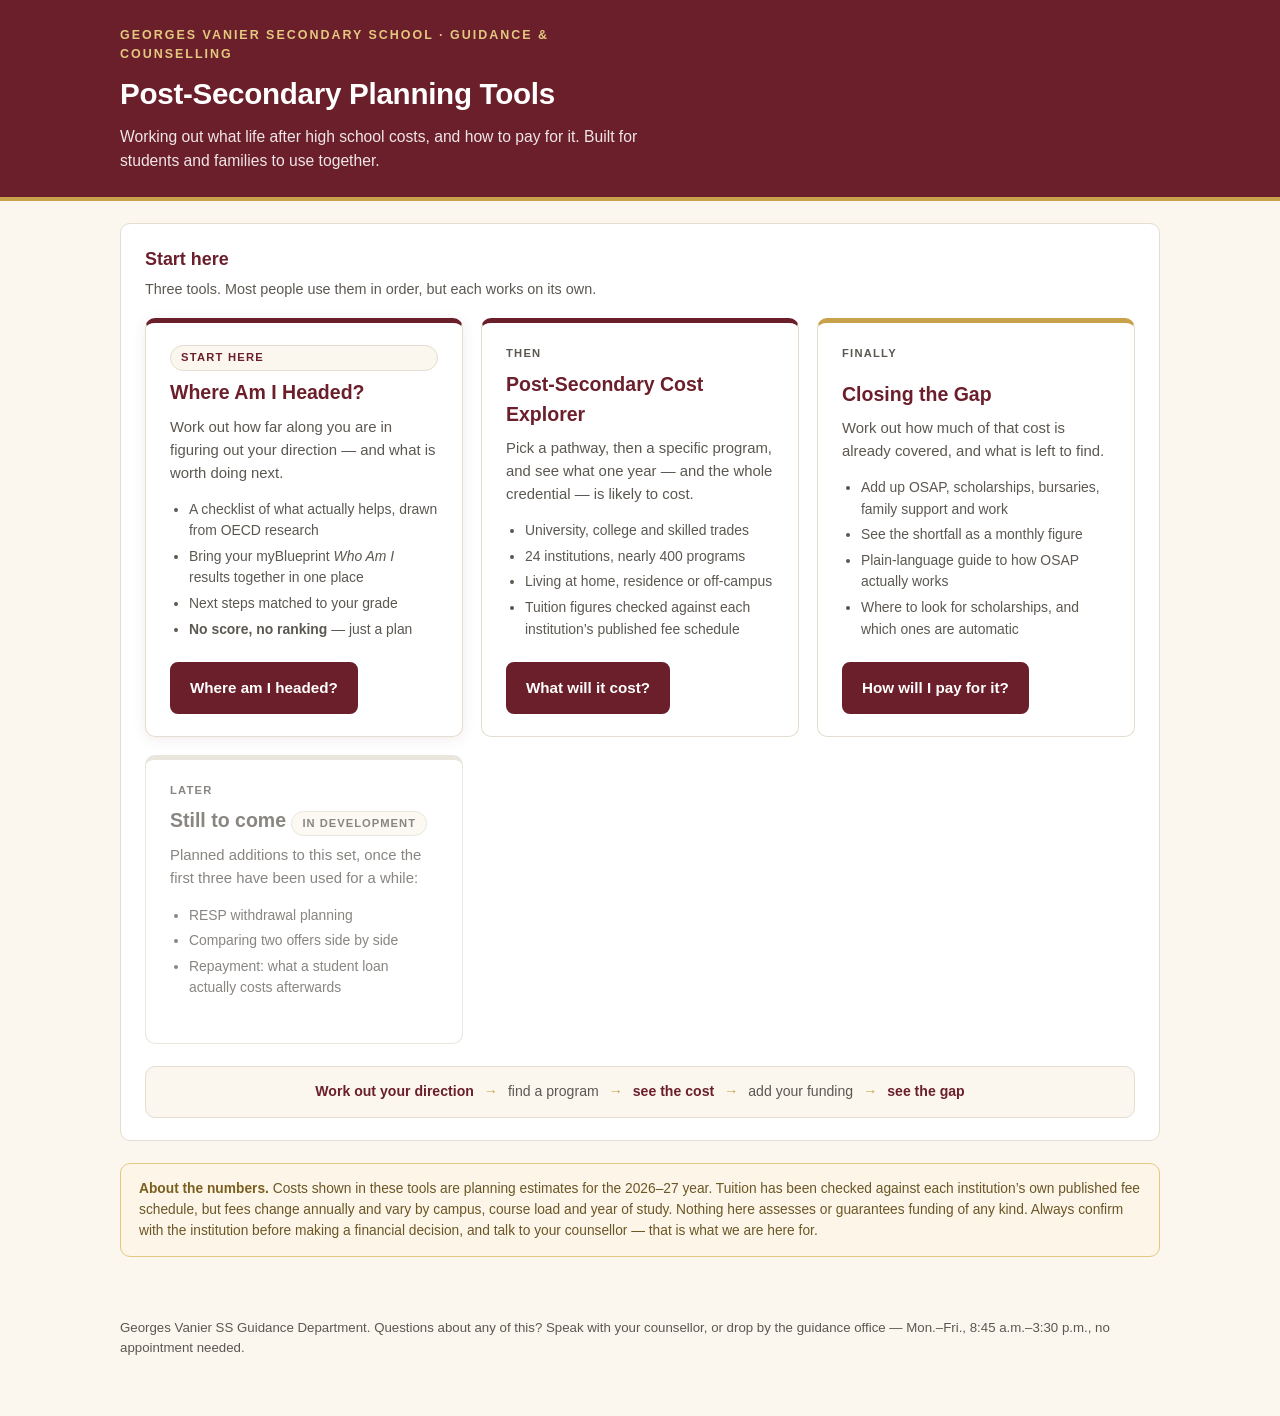
<file: index.html>
<!DOCTYPE html>
<html lang="en-CA">
<head>
<meta charset="utf-8">
<meta name="viewport" content="width=device-width, initial-scale=1">
<title>Post-Secondary Planning Tools — Georges Vanier SS Guidance</title>
<link rel="stylesheet" href="common.css">
<style>
/* ==========================================================================
   Dashboard — the front door to the Post-Secondary Planning Tools.
   Kept deliberately plain: it exists to route people, not to hold content.
   ========================================================================== */
.tools{display:grid; grid-template-columns:repeat(auto-fit,minmax(300px,1fr)); gap:18px; margin:4px 0 0}

.tool{
  display:flex; flex-direction:column; background:var(--paper);
  border:1px solid var(--line); border-top:5px solid var(--maroon);
  border-radius:var(--radius); padding:22px 24px;
}
.tool.two{border-top-color:var(--gold)}
/* The readiness tool comes first in the intended order, so it gets the
   heavier treatment — students landing here should start there. */
.tool.zero{border-top-color:var(--maroon); box-shadow:0 2px 14px rgba(107,31,42,.09)}
.tool.zero .n{color:var(--maroon); background:var(--cream); border:1px solid var(--line);
              border-radius:99px; padding:3px 10px; display:inline-block}
.tool .n{font-size:.7rem; font-weight:700; letter-spacing:.11em; text-transform:uppercase;
         color:var(--ink-soft); margin:0 0 6px}
.tool h2{margin:0 0 8px; font-size:1.22rem; font-weight:700; color:var(--maroon)}
.tool p{margin:0 0 14px; font-size:.93rem; color:var(--ink-soft); flex:1}
.tool ul{margin:0 0 18px; padding-left:19px; font-size:.87rem; color:var(--ink-soft)}
.tool li{margin-bottom:4px}
.tool .btn{align-self:flex-start}

.flow{
  display:flex; align-items:center; gap:10px; flex-wrap:wrap; justify-content:center;
  background:var(--cream); border:1px solid var(--line); border-radius:var(--radius);
  padding:14px 18px; margin:22px 0 0; font-size:.88rem; color:var(--ink-soft);
}
.flow b{color:var(--maroon); font-weight:700}
.flow .arr{color:var(--gold); font-weight:700}

.soon{border-top-color:var(--line); opacity:.72}
.soon h2{color:var(--ink-soft)}
.soon .tag{display:inline-block; font-size:.7rem; font-weight:700; letter-spacing:.09em;
           text-transform:uppercase; background:var(--cream); border:1px solid var(--line);
           color:var(--ink-soft); border-radius:99px; padding:3px 10px}
</style>
</head>
<body>

<header class="masthead">
  <div class="wrap">
    <p class="school">Georges Vanier Secondary School &middot; Guidance &amp; Counselling</p>
    <h1>Post-Secondary Planning Tools</h1>
    <p>Working out what life after high school costs, and how to pay for it. Built for students
       and families to use together.</p>
  </div>
</header>

<main class="wrap">

  <section class="panel">
    <h2>Start here</h2>
    <p class="hint">Three tools. Most people use them in order, but each works on its own.</p>

    <div class="tools">

      <article class="tool zero">
        <p class="n">Start here</p>
        <h2>Where Am I Headed?</h2>
        <p>Work out how far along you are in figuring out your direction &mdash; and what is
           worth doing next.</p>
        <ul>
          <li>A checklist of what actually helps, drawn from OECD research</li>
          <li>Bring your myBlueprint <em>Who Am I</em> results together in one place</li>
          <li>Next steps matched to your grade</li>
          <li><strong>No score, no ranking</strong> &mdash; just a plan</li>
        </ul>
        <a class="btn" href="career.html">Where am I headed?</a>
      </article>

      <article class="tool">
        <p class="n">Then</p>
        <h2>Post-Secondary Cost Explorer</h2>
        <p>Pick a pathway, then a specific program, and see what one year &mdash; and the whole
           credential &mdash; is likely to cost.</p>
        <ul>
          <li>University, college and skilled trades</li>
          <li>24 institutions, nearly 400 programs</li>
          <li>Living at home, residence or off-campus</li>
          <li>Tuition figures checked against each institution&rsquo;s published fee schedule</li>
        </ul>
        <a class="btn" href="finance-planner.html">What will it cost?</a>
      </article>

      <article class="tool two">
        <p class="n">Finally</p>
        <h2>Closing the Gap</h2>
        <p>Work out how much of that cost is already covered, and what is left to find.</p>
        <ul>
          <li>Add up OSAP, scholarships, bursaries, family support and work</li>
          <li>See the shortfall as a monthly figure</li>
          <li>Plain-language guide to how OSAP actually works</li>
          <li>Where to look for scholarships, and which ones are automatic</li>
        </ul>
        <a class="btn" href="funding.html">How will I pay for it?</a>
      </article>

      <article class="tool soon">
        <p class="n">Later</p>
        <h2>Still to come <span class="tag">In development</span></h2>
        <p>Planned additions to this set, once the first three have been used for a while:</p>
        <ul>
          <li>RESP withdrawal planning</li>
          <li>Comparing two offers side by side</li>
          <li>Repayment: what a student loan actually costs afterwards</li>
        </ul>
      </article>

    </div>

    <div class="flow">
      <b>Work out your direction</b> <span class="arr">&rarr;</span>
      <span>find a program</span> <span class="arr">&rarr;</span>
      <b>see the cost</b> <span class="arr">&rarr;</span>
      <span>add your funding</span> <span class="arr">&rarr;</span>
      <b>see the gap</b>
    </div>
  </section>

  <div class="warnbox">
    <strong>About the numbers.</strong> Costs shown in these tools are planning estimates for the
    2026&ndash;27 year. Tuition has been checked against each institution&rsquo;s own published fee
    schedule, but fees change annually and vary by campus, course load and year of study. Nothing
    here assesses or guarantees funding of any kind. Always confirm with the institution before
    making a financial decision, and talk to your counsellor &mdash; that is what we are here for.
  </div>

  <footer>
    <p>Georges Vanier SS Guidance Department. Questions about any of this? Speak with your
       counsellor, or drop by the guidance office &mdash; Mon.&ndash;Fri., 8:45 a.m.&ndash;3:30 p.m.,
       no appointment needed.</p>
  </footer>
</main>

<script>
/* Embed mode, same as the other tools: tightens the banner when framed inside
   the Evoq page, which supplies no visible heading of its own. */
(function(){
  const q = window.location.search;
  let embedded;
  try { embedded = window.self !== window.top; } catch(e){ embedded = true; }
  if(/[?&]embed=1/.test(q)) embedded = true;
  if(/[?&]embed=0/.test(q)) embedded = false;
  if(embedded){
    document.body.classList.add("embed");
    /* Inside an iframe, tool links must open in a new tab or the tool would
       load into the frame with no way back out. */
    document.querySelectorAll('.tool a.btn').forEach(a => {
      a.setAttribute("target", "_blank");
      a.setAttribute("rel", "noopener noreferrer");
    });
  }
})();
</script>
</body>
</html>
</file>
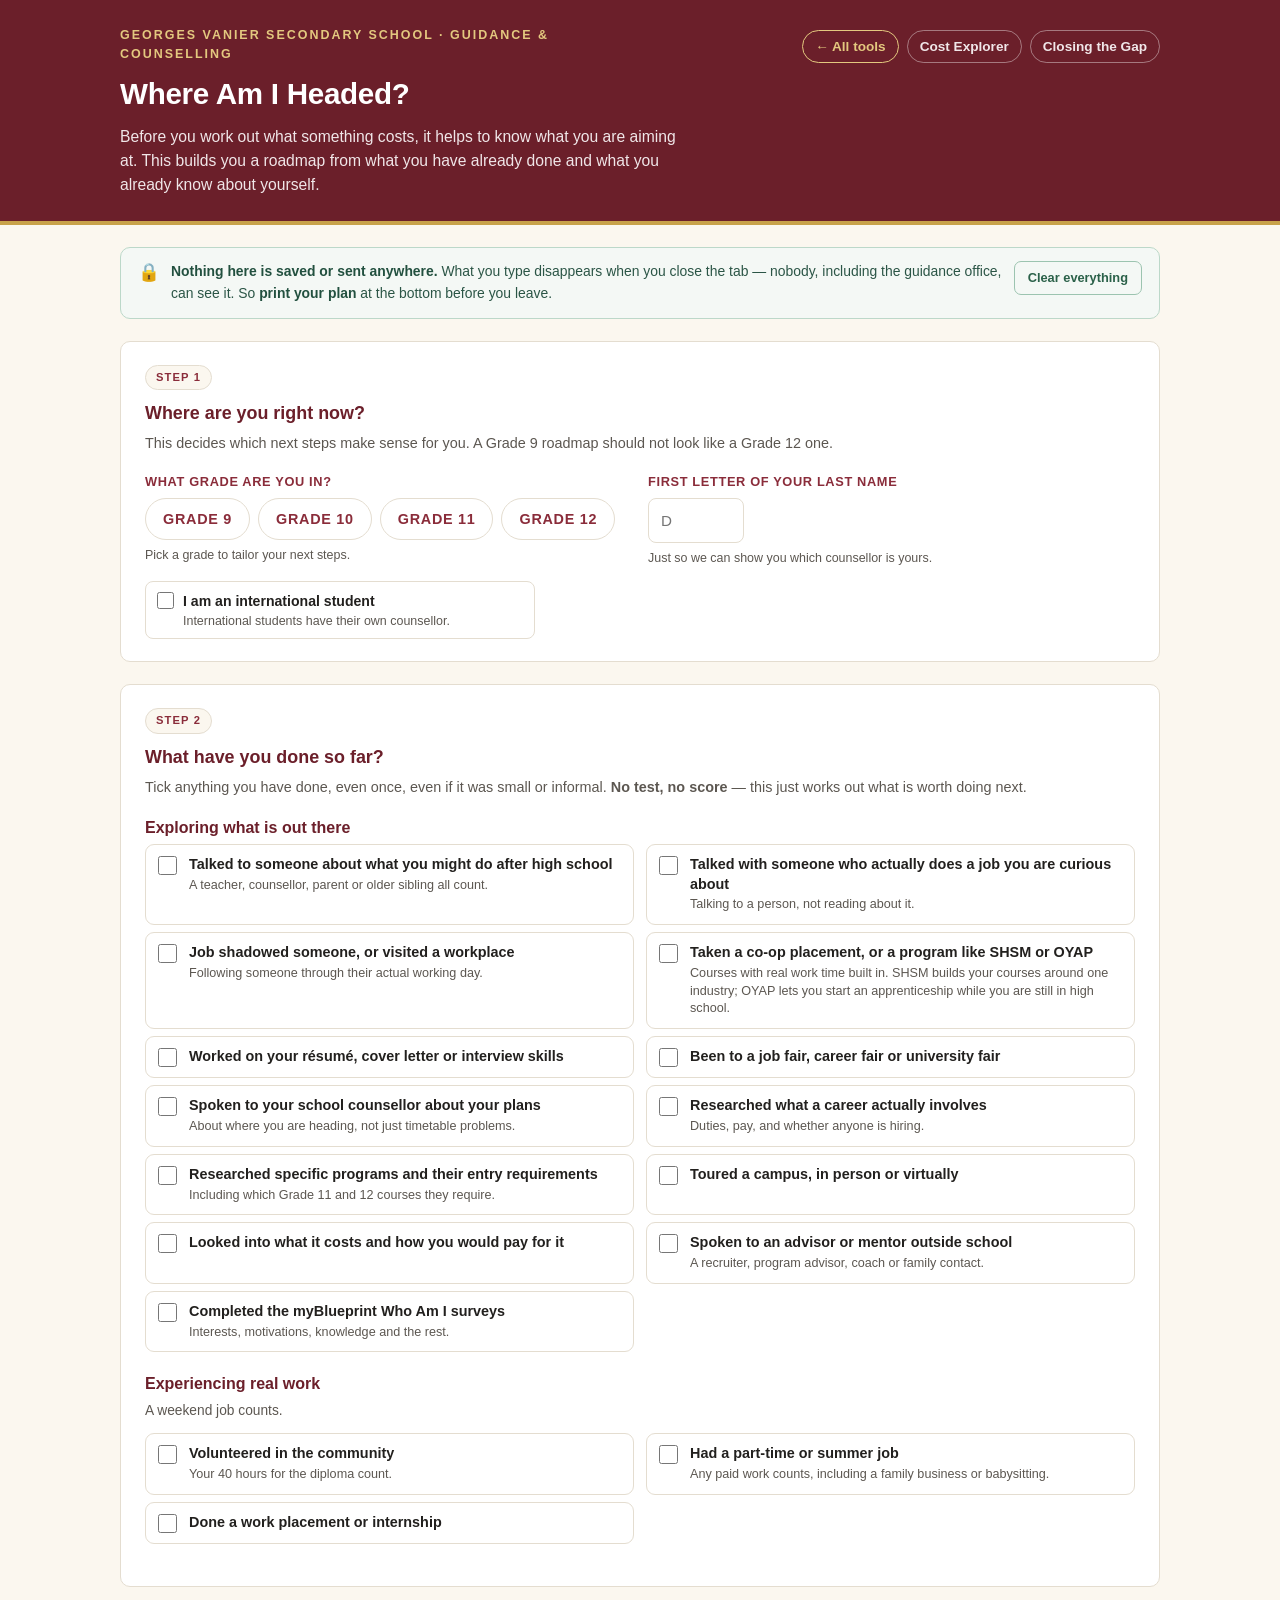
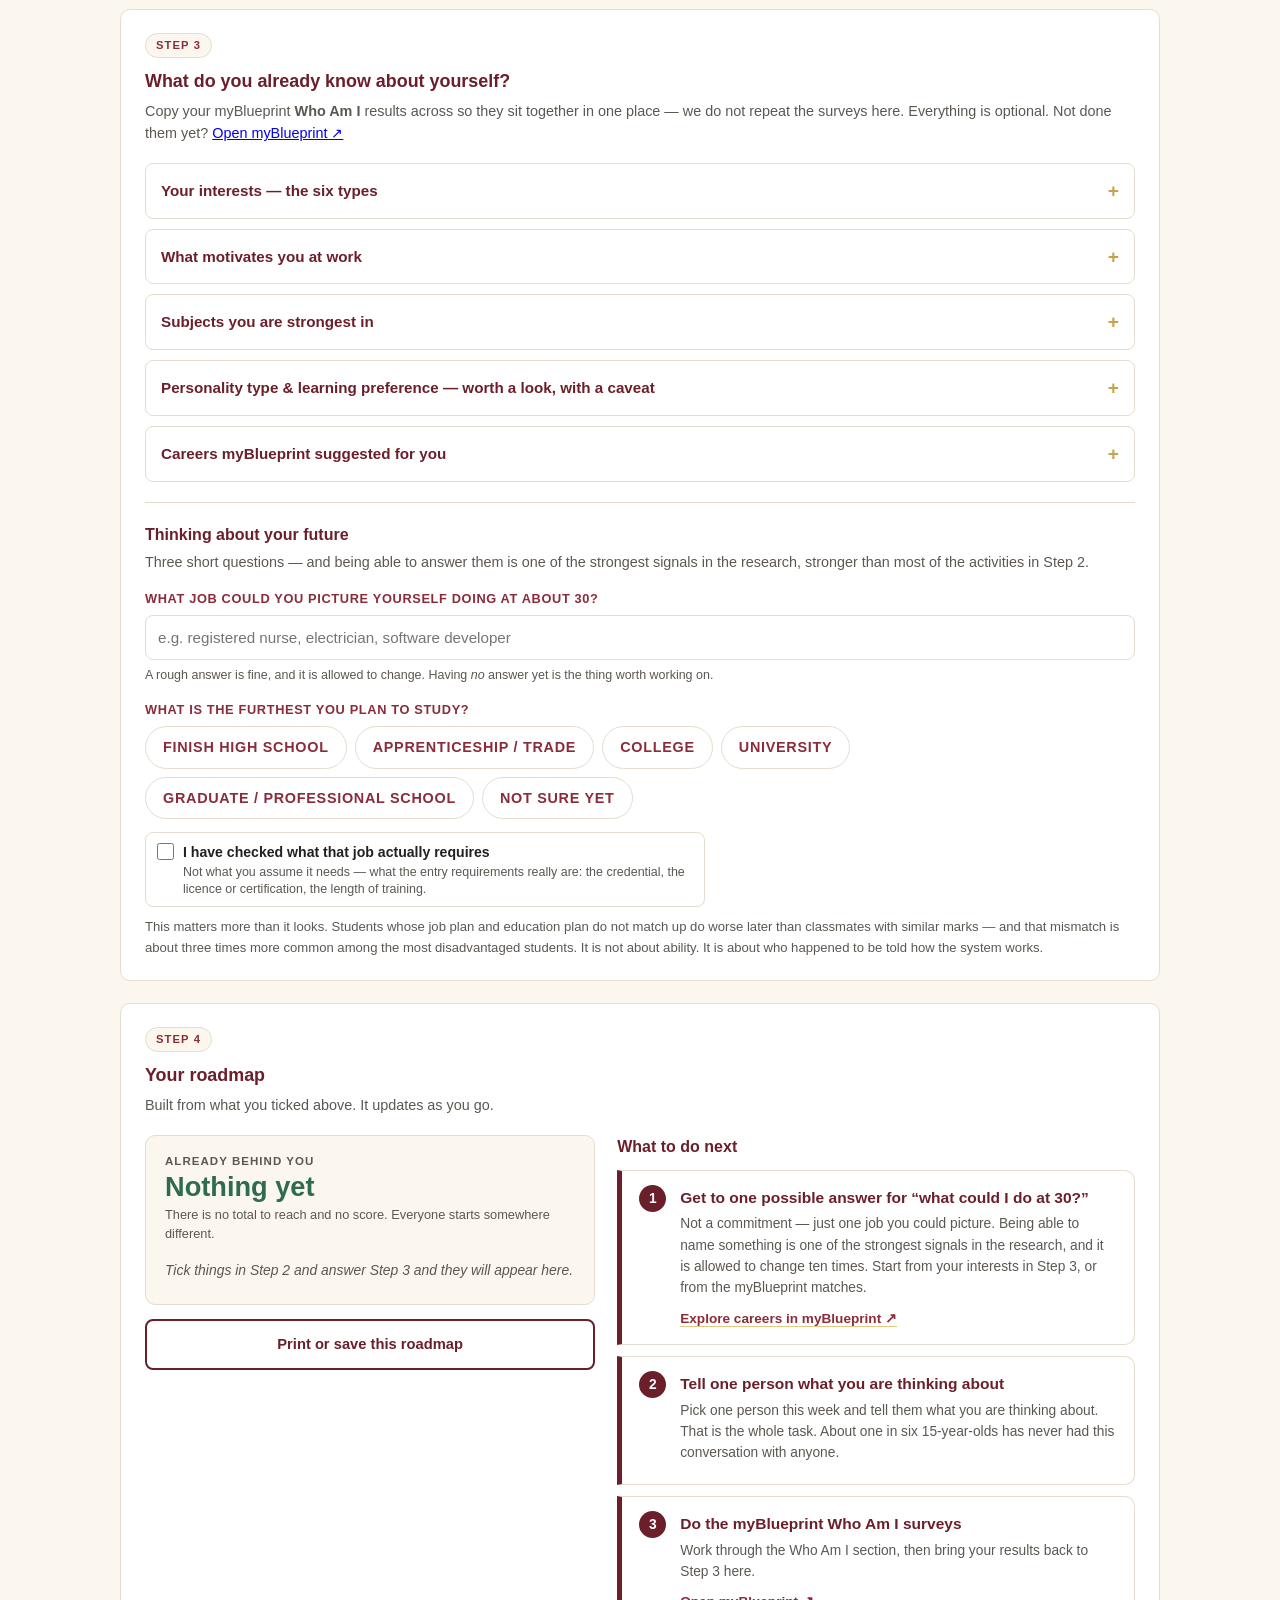
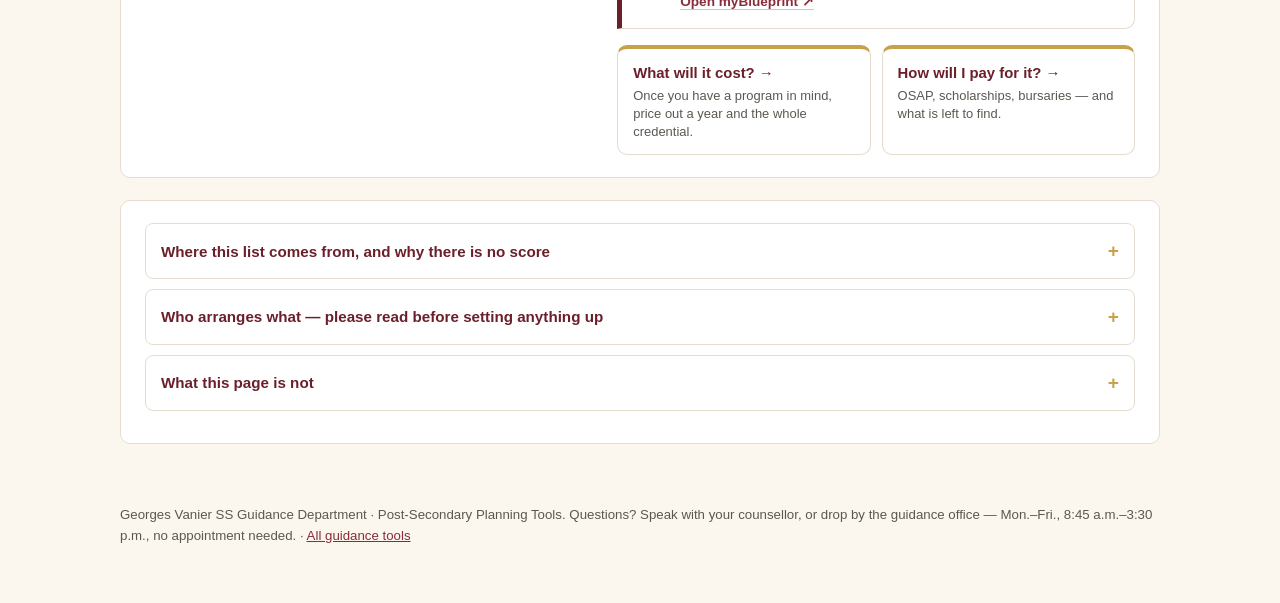
<file: career.html>
<!DOCTYPE html>
<html lang="en-CA">
<head>
<meta charset="utf-8">
<meta name="viewport" content="width=device-width, initial-scale=1">
<title>Where Am I Headed? — Georges Vanier SS Guidance</title>
<link rel="stylesheet" href="common.css">
<style>
/* ==========================================================================
   Where Am I Headed? — career readiness roadmap
   --------------------------------------------------------------------------
   DESIGN RULE 1, DELIBERATE: THIS TOOL DOES NOT SCORE STUDENTS.
   No percentage, no denominator, no progress bar, no "readiness level". The
   OECD's own research records that participation in these activities is
   socially patterned — more advantaged students do more of them. A score would
   therefore substantially measure a student's circumstances and hand them a
   number saying "you are behind". A student working twenty hours a week to
   help at home, or one who arrived in Canada last year, would rank low on
   things that were never on offer to them. The output is always a plan, never
   a verdict. Do not add a score.

   DESIGN RULE 2, DELIBERATE: WE DO NOT RE-ADMINISTER THE SURVEYS.
   Students already do Learning Styles / Personality / Interests / Knowledge /
   Motivation inside myBlueprint. This tool asks them to TRANSCRIBE those
   results so they can be read together in one place — the gap is that nobody
   ever helps them read across the five separate result screens. Rebuilding the
   instruments would duplicate their work, and MBTI in particular is a
   registered trademark of The Myers-Briggs Company, so a school hosting a
   lookalike is a problem quite apart from whether it is any good. Every field
   is optional; a student who has done none of the surveys still gets a
   roadmap.

   DESIGN RULE 3, DELIBERATE: NOTHING IS SAVED AND NOTHING IS SENT.
   The other two tools handle money. This one holds personality type, career
   ambitions, and whether a student has anyone to talk to — typed on shared
   school computers. So there is no localStorage, no sessionStorage, no fetch,
   no beacon. Refreshing the page clears it, which is the intended behaviour.
   Students keep their plan by printing it. Do not add persistence "for
   convenience" without thinking hard about the shared-computer case.

   NO <select> ELEMENTS ANYWHERE, ON PURPOSE. Everything is a checkbox, radio
   or text input. A <select> deep inside a tall iframe will not open on Android
   (diagnosed on a real device 2026-08-01 — see the cost tool). Building this
   one without any sidesteps the problem entirely rather than managing it.
   ========================================================================== */

/* Evidence badges on every checklist row were tried and removed 2026-08-09.
   They were honest but they were the BUILDER's concern, not the student's, and
   on an already-long page they read as clutter. The distinction survives in the
   `ev` field in the data and in the "Where this list comes from" section. */

.actgroup{margin-bottom:20px}
.actgroup > h3{
  margin:0 0 3px; font-size:1rem; font-weight:700; color:var(--maroon);
  display:flex; align-items:baseline; gap:9px; flex-wrap:wrap;
}
.actgroup > h3 .gk{font-size:.72rem; font-weight:700; letter-spacing:.09em;
                   text-transform:uppercase; color:var(--gold); }
.actgroup > .gd{margin:0 0 12px; font-size:.86rem; color:var(--ink-soft)}

/* Two columns from 760px up. Sixteen full-width rows made Step 2 scroll for
   about two screens on a laptop, which is what made the page feel like work
   before the student had done any. Single column on phones, where the row is
   also the tap target. */
/* No align-items here on purpose — letting the cards stretch means the two in
   a row match height, so a longer hint (SHSM/OYAP) does not leave its neighbour
   floating in a taller box. */
.acts{display:grid; grid-template-columns:1fr; gap:7px}
@media (min-width:760px){ .acts{grid-template-columns:1fr 1fr; gap:7px 12px} }

.act{
  display:grid; grid-template-columns:20px 1fr; gap:11px; align-items:start;
  padding:10px 12px; border:1px solid var(--line); border-radius:9px;
  cursor:pointer; background:var(--paper);
}
.act:hover{border-color:var(--gold-light); background:#fffdf9}
.act:focus-within{outline:3px solid var(--gold-light); outline-offset:1px; border-color:var(--maroon)}
.act input{width:19px; height:19px; margin:1px 0 0; accent-color:var(--maroon); cursor:pointer}
.act .t{font-size:.9rem; font-weight:600; line-height:1.38}
.act .w{display:block; font-size:.79rem; font-weight:400; color:var(--ink-soft); margin-top:2px;
        line-height:1.4}
.act:has(input:checked){background:#f4f8f5; border-color:#bcd8c9}

/* ---------- "usually later" ----------
   An unticked box reads as a gap. For a Grade 9 looking at "Experiencing real
   work", three empty boxes in a row read as three failures — when in fact a
   part-time job, a placement and an internship all normally come later. This
   marks items that are ahead of the student's grade so an empty box reads as
   "not yet due" instead of "missed". It is the same principle as refusing to
   score: never show a student a deficit that is really just their age.
   Only appears once a grade is chosen, and NEVER on a ticked item — a Grade 9
   who has done it should get the credit, not a label saying they were early. */
.act .lt{display:none}
.act.later .lt{
  display:inline-block; margin-left:7px; font-size:.63rem; font-weight:700;
  letter-spacing:.06em; text-transform:uppercase; white-space:nowrap;
  color:var(--ink-soft); background:var(--cream); border:1px solid var(--line);
  border-radius:99px; padding:1px 7px; vertical-align:middle;
}
.act.later{background:#fcfaf6; border-style:dashed}
.act.later .t{color:var(--ink-soft)}
.act.later:has(input:checked){background:#f4f8f5; border-style:solid; border-color:#bcd8c9}
.act.later:has(input:checked) .lt{display:none}
.act.later:has(input:checked) .t{color:var(--ink)}

/* ---------- self-knowledge (step 3) ---------- */
.pickgrid{display:grid; grid-template-columns:repeat(auto-fit,minmax(178px,1fr)); gap:8px; margin:0 0 4px}
.pick{
  display:flex; gap:9px; align-items:flex-start; padding:9px 11px; cursor:pointer;
  border:1px solid var(--line); border-radius:8px; background:var(--paper); font-size:.88rem;
}
.pick:hover{border-color:var(--gold-light)}
.pick input{width:17px; height:17px; margin:1px 0 0; accent-color:var(--maroon); flex:0 0 auto; cursor:pointer}
.pick b{display:block; font-weight:700}
.pick small{display:block; color:var(--ink-soft); font-size:.78rem; line-height:1.35}
.pick:has(input:checked){background:#f4f8f5; border-color:#bcd8c9}
.pick.dim{opacity:.5}

.subq{margin:0 0 7px; font-size:.88rem; font-weight:700; color:var(--maroon-light)}
.subq span{font-weight:400; color:var(--ink-soft)}

/* MBTI: four either/or pairs rather than a free-text box, so a student cannot
   mistype their own type. Framed as a conversation starter, not direction. */
.mbti{display:flex; gap:8px; flex-wrap:wrap}
.mbtipair{display:flex; border:1px solid var(--line); border-radius:8px; overflow:hidden}
.mbtipair label{
  padding:8px 14px; cursor:pointer; font-size:.9rem; font-weight:700; background:var(--paper);
  color:var(--ink-soft); border-right:1px solid var(--line);
}
.mbtipair label:last-child{border-right:none}
.mbtipair input{position:absolute; opacity:0; pointer-events:none}
.mbtipair label:has(input:checked){background:var(--maroon); color:#fff}

/* Grade picker — radio buttons styled as a segmented control. */
.seg{display:flex; flex-wrap:wrap; gap:8px}
.seg label{
  padding:9px 17px; border:1px solid var(--line); border-radius:99px; cursor:pointer;
  font-size:.9rem; font-weight:600; background:var(--paper);
}
.seg label:hover{border-color:var(--gold-light)}
.seg label:has(input:checked){background:var(--maroon); color:#fff; border-color:var(--maroon)}
.seg input{position:absolute; opacity:0; pointer-events:none}

.inline{display:grid; grid-template-columns:repeat(auto-fit,minmax(215px,1fr)); gap:16px; align-items:start}

/* ---------- counsellor card ---------- */
.couns{
  display:none; gap:13px; align-items:center; flex-wrap:wrap; margin-top:14px;
  background:var(--cream); border:1px solid var(--line); border-left:4px solid var(--gold);
  border-radius:0 var(--radius) var(--radius) 0; padding:13px 16px;
}
.couns.on{display:flex}
.couns .ci{
  width:44px; height:44px; border-radius:50%; background:var(--maroon); color:#fff;
  display:flex; align-items:center; justify-content:center; font-weight:700; font-size:1rem;
  flex:0 0 auto; letter-spacing:.02em;
}
.couns .cb{flex:1; min-width:165px; font-size:.9rem}
.couns .cb b{display:block; color:var(--maroon); font-size:.98rem}
.couns .cb small{color:var(--ink-soft)}

/* ---------- roadmap (step 4) ---------- */
.rmgrid{display:grid; grid-template-columns:1fr 1.15fr; gap:22px; align-items:start}

.donebox{background:var(--cream); border:1px solid var(--line); border-radius:var(--radius); padding:17px 19px}
.donebox .k{font-size:.72rem; letter-spacing:.09em; text-transform:uppercase;
            color:var(--ink-soft); font-weight:700; margin:0}
.donebox .v{font-size:1.7rem; font-weight:700; margin:1px 0 2px; color:var(--ok); line-height:1.15}
.donebox .note{font-size:.8rem; color:var(--ink-soft); margin:0 0 11px}
.donelist{list-style:none; margin:0; padding:0; font-size:.87rem}
.donelist li{padding:5px 0 5px 21px; position:relative; border-bottom:1px solid #ece5da}
.donelist li:last-child{border-bottom:none}
.donelist li::before{content:"\2713"; position:absolute; left:0; color:var(--ok); font-weight:700}
.donelist .none{padding-left:0; color:var(--ink-soft); font-style:italic}
.donelist .none::before{content:""}

.stepcard{
  display:flex; gap:14px; align-items:flex-start; background:var(--paper);
  border:1px solid var(--line); border-left:5px solid var(--maroon);
  border-radius:0 var(--radius) var(--radius) 0; padding:14px 17px; margin-bottom:11px;
}
.stepcard .num{
  width:27px; height:27px; border-radius:50%; background:var(--maroon); color:#fff; flex:0 0 auto;
  display:flex; align-items:center; justify-content:center; font-weight:700; font-size:.86rem;
}
.stepcard .sc{flex:1; min-width:0}
.stepcard h4{margin:1px 0 3px; font-size:.97rem; font-weight:700; color:var(--maroon)}
.stepcard p{margin:0 0 7px; font-size:.86rem; color:var(--ink-soft)}
.stepcard a.go{font-size:.85rem; font-weight:700; color:var(--maroon-light); text-decoration:none;
               border-bottom:1.5px solid var(--gold-light)}
.stepcard a.go:hover{border-bottom-color:var(--maroon-light)}

/* ---------- self-arranged notice ----------
   LIABILITY, not decoration. Suggesting job shadowing, workplace visits or a
   privately-found internship must not read as the school ARRANGING or
   SUPERVISING them — the board carries no supervision, insurance or WSIB
   coverage for something a student sets up on their own, and copy that says
   "things we can set up" implies otherwise. Co-op / SHSM / OYAP are the
   opposite case: those ARE school-run and supervised, and the page routes
   students there explicitly.
   Rendered on the next-step card only (from `self:true`), not on all 16
   checklist rows — a student ticking "I did this once" needs no disclaimer;
   a student being told to go and do it does. Also repeated in the printed
   plan, which is the copy that actually reaches a parent. */
.stepcard .selfnote{
  font-size:.79rem; line-height:1.45; color:var(--warn-ink); margin:0 0 8px;
  background:var(--warn-bg); border:1px solid var(--gold-light);
  border-radius:7px; padding:8px 11px;
}
.stepcard .selfnote b{color:#7a5f1f}
.allclear{background:#eaf3ee; border-left-color:var(--ok); padding:16px 18px; border-radius:0 var(--radius) var(--radius) 0;
          border:1px solid #bcd8c9; border-left:5px solid var(--ok); font-size:.9rem}
.allclear strong{color:var(--ok)}

.handoff{display:grid; grid-template-columns:repeat(auto-fit,minmax(205px,1fr)); gap:11px; margin-top:16px}
.handoff a{
  display:block; text-decoration:none; background:var(--paper); border:1px solid var(--line);
  border-top:4px solid var(--gold); border-radius:var(--radius); padding:13px 15px;
}
.handoff a:hover{border-color:var(--gold); background:#fffdf7}
.handoff b{display:block; color:var(--maroon); font-size:.93rem; margin-bottom:2px}
.handoff small{color:var(--ink-soft); font-size:.81rem; line-height:1.4; display:block}

/* flex-wrap matters here: without it the nowrap "Clear everything" button
   pushed the page ~26px wider than a 375px viewport and the whole body scrolled
   sideways. */
.privacy{
  display:flex; gap:11px; align-items:flex-start; flex-wrap:wrap;
  background:#f4f8f5; border:1px solid #bcd8c9;
  border-radius:var(--radius); padding:13px 17px; margin:22px 0; font-size:.87rem; color:#2b5546;
}
.privacy .lk{font-size:1.1rem; line-height:1.3; flex:0 0 auto}
.privacy strong{color:#22503f}
.clearbtn{
  font:inherit; font-size:.8rem; font-weight:700; cursor:pointer; white-space:nowrap;
  background:transparent; color:#2b6149; border:1px solid #9cc4b0; border-radius:7px; padding:6px 13px;
}
.clearbtn:hover{background:#2f6b4f; color:#fff; border-color:#2f6b4f}

.printbtn{
  display:block; width:100%; text-align:center; cursor:pointer; font:inherit;
  font-weight:700; font-size:.92rem; padding:12px 16px; margin-top:14px;
  background:transparent; color:var(--maroon); border:2px solid var(--maroon); border-radius:8px;
}
.printbtn:hover, .printbtn:focus{background:var(--maroon); color:#fff}
.fbbtn{
  display:block; width:100%; text-align:center; text-decoration:none; font:inherit;
  font-weight:600; font-size:.85rem; padding:9px 14px; margin-top:8px; border-radius:8px;
  color:var(--ink-soft); border:1px dashed var(--line);
}
.fbbtn:hover, .fbbtn:focus{color:var(--maroon); border-color:var(--maroon); border-style:solid}
.fbbtn.hide{display:none}
#printReport{display:none}

.srcnote{font-size:.82rem; color:var(--ink-soft); margin-top:14px}
.srcnote a{color:var(--maroon-light)}

@media print{
  body{background:#fff}
  body > *{display:none !important}
  #printReport{display:block !important; color:#000}
  #printReport h1{font-size:17pt; margin:0 0 2pt; color:#000}
  #printReport .rp-school{font-size:9pt; letter-spacing:.08em; text-transform:uppercase; margin:0 0 10pt}
  #printReport .rp-made{font-size:8.5pt; color:#444; margin:0 0 14pt}
  #printReport h2{font-size:11pt; margin:13pt 0 5pt; border-bottom:1px solid #999; padding-bottom:2pt}
  #printReport h3{font-size:9.5pt; margin:9pt 0 3pt}
  #printReport ul{margin:0 0 6pt; padding-left:15pt; font-size:10pt}
  #printReport li{margin-bottom:2.5pt}
  #printReport ol{margin:0 0 6pt; padding-left:15pt; font-size:10pt}
  #printReport p{font-size:10pt; margin:0 0 5pt}
  #printReport .rp-kv{font-size:10pt; margin:0 0 3pt}
  #printReport .rp-kv b{display:inline-block; min-width:135pt}
  #printReport .rp-disc{font-size:8.5pt; color:#333; border:1px solid #999; padding:7pt; margin-top:13pt}
  #printReport .rp-url{font-size:8pt; color:#555; margin-top:9pt; word-break:break-all}
  @page{margin:16mm}
}

@media (max-width:820px){
  .rmgrid{grid-template-columns:1fr}
}
</style>
</head>
<body>

<header class="masthead">
  <div class="wrap mhead">
    <div class="mtext">
      <p class="school">Georges Vanier Secondary School &middot; Guidance &amp; Counselling</p>
      <h1>Where Am I Headed?</h1>
      <p>Before you work out what something costs, it helps to know what you are aiming at.
         This builds you a roadmap from what you have already done and what you already know
         about yourself.</p>
    </div>
    <nav class="toolnav" aria-label="Guidance tools">
      <a class="home" href="index.html">&#8592; All tools</a>
      <a href="finance-planner.html">Cost Explorer</a>
      <a href="funding.html">Closing the Gap</a>
    </nav>
  </div>
</header>

<main class="wrap">

  <div class="privacy">
    <span class="lk" aria-hidden="true">&#128274;</span>
    <span style="flex:1; min-width:190px">
      <strong>Nothing here is saved or sent anywhere.</strong> What you type disappears when you
      close the tab &mdash; nobody, including the guidance office, can see it. So
      <strong>print your plan</strong> at the bottom before you leave.
    </span>
    <button type="button" class="clearbtn" id="clearBtn">Clear everything</button>
  </div>

  <!-- ============ STEP 1: WHERE YOU ARE NOW ============ -->
  <section class="panel">
    <span class="step">Step 1</span>
    <h2>Where are you right now?</h2>
    <p class="hint">This decides which next steps make sense for you. A Grade 9 roadmap should not
       look like a Grade 12 one.</p>

    <div class="inline">
      <div class="field">
        <label id="gradeLab">What grade are you in?</label>
        <div class="seg" role="radiogroup" aria-labelledby="gradeLab">
          <label><input type="radio" name="grade" value="9">Grade 9</label>
          <label><input type="radio" name="grade" value="10">Grade 10</label>
          <label><input type="radio" name="grade" value="11">Grade 11</label>
          <label><input type="radio" name="grade" value="12">Grade 12</label>
        </div>
        <span class="sub" id="gradeSub">Pick a grade to tailor your next steps.</span>
      </div>

      <div class="field">
        <label for="lastInitial">First letter of your last name</label>
        <input type="text" id="lastInitial" maxlength="1" autocomplete="off" spellcheck="false"
               placeholder="D" style="max-width:96px; text-transform:uppercase">
        <span class="sub">Just so we can show you which counsellor is yours.</span>
      </div>
    </div>

    <label class="pick" style="margin-top:12px; max-width:390px">
      <input type="checkbox" id="intl">
      <span><b>I am an international student</b>
        <small>International students have their own counsellor.</small></span>
    </label>

    <div class="couns" id="counsBox">
      <span class="ci" id="counsInit" aria-hidden="true"></span>
      <span class="cb">
        <b id="counsName"></b>
        <small id="counsRole"></small>
      </span>
      <a class="btn outline" id="counsMail" target="_blank" rel="noopener noreferrer" href="#">Email your counsellor</a>
    </div>
  </section>

  <!-- ============ STEP 2: WHAT YOU HAVE DONE ============ -->
  <section class="panel">
    <span class="step">Step 2</span>
    <h2>What have you done so far?</h2>
    <p class="hint">Tick anything you have done, even once, even if it was small or informal.
       <strong>No test, no score</strong> &mdash; this just works out what is worth doing next.</p>

    <div class="actgroup">
      <h3>Exploring what is out there</h3>
      <div id="grpExplore"></div>
    </div>

    <div class="actgroup">
      <h3>Experiencing real work</h3>
      <p class="gd" id="expNote">A weekend job counts.</p>
      <div id="grpExperience"></div>
    </div>
  </section>

  <!-- ============ STEP 3: WHAT YOU KNOW ABOUT YOURSELF ============ -->
  <section class="panel">
    <span class="step">Step 3</span>
    <h2>What do you already know about yourself?</h2>
    <p class="hint">Copy your myBlueprint <strong>Who Am I</strong> results across so they sit
       together in one place &mdash; we do not repeat the surveys here. Everything is optional.
       Not done them yet?
       <a href="https://app.myblueprint.ca/?sdid=tdsb" target="_blank" rel="noopener noreferrer">Open
       myBlueprint &#8599;</a></p>

    <details class="exp">
      <summary>Your interests &mdash; the six types</summary>
      <div class="body">
        <p class="subq">Tick your top two or three. <span>From the Interests survey.</span></p>
        <div class="pickgrid" id="riasec"></div>
        <p style="font-size:.82rem; color:var(--ink-soft); margin:9px 0 0">
          Of the five surveys, this is the one career research leans on most, and it is what the
          job-matching tools are built from. If you only copy one thing across, copy this.</p>
      </div>
    </details>

    <details class="exp">
      <summary>What motivates you at work</summary>
      <div class="body">
        <p class="subq">Tick your top two or three. <span>From the Motivations survey.</span></p>
        <div class="pickgrid" id="motiv"></div>
        <p style="font-size:.82rem; color:var(--ink-soft); margin:9px 0 0">
          Underrated. Two people can want the same job for opposite reasons, and this is often what
          decides whether you are happy once you get there.</p>
      </div>
    </details>

    <details class="exp">
      <summary>Subjects you are strongest in</summary>
      <div class="body">
        <p class="subq">Tick up to three. <span>From the Knowledge survey.</span></p>
        <div class="pickgrid" id="subjects"></div>
        <p style="font-size:.82rem; color:var(--ink-soft); margin:9px 0 0">
          Useful at course selection time: prerequisites are the thing that quietly closes doors in
          Grade 11 and 12.</p>
      </div>
    </details>

    <details class="exp">
      <summary>Personality type &amp; learning preference &mdash; worth a look, with a caveat</summary>
      <div class="body">
        <div class="warnbox" style="margin-top:0">
          <strong>Treat these two as conversation starters, not directions.</strong> Personality
          type results are known to be unstable &mdash; a lot of people get a different type when
          they retake the test a few weeks later. And the idea that you learn better when teaching
          is matched to a &ldquo;visual&rdquo;, &ldquo;auditory&rdquo; or &ldquo;kinesthetic&rdquo;
          style has repeatedly failed to hold up in research. They are interesting to reflect on.
          Neither should rule a career in or out for you.
        </div>

        <p class="subq">Your personality type <span>&mdash; pick each letter.</span></p>
        <div class="mbti" id="mbti"></div>

        <p class="subq" style="margin-top:15px">How you prefer to study
          <span>&mdash; useful for how you revise, not for what you become.</span></p>
        <div class="pickgrid" id="learn"></div>
      </div>
    </details>

    <details class="exp">
      <summary>Careers myBlueprint suggested for you</summary>
      <div class="body">
        <p class="subq">From the compatibility survey. <span>List up to three.</span></p>
        <div class="inline">
          <div class="field"><label for="m1">Match 1</label><input type="text" id="m1" autocomplete="off"></div>
          <div class="field"><label for="m2">Match 2</label><input type="text" id="m2" autocomplete="off"></div>
          <div class="field"><label for="m3">Match 3</label><input type="text" id="m3" autocomplete="off"></div>
        </div>
        <p style="font-size:.82rem; color:var(--ink-soft); margin:10px 0 0">
          A suggestion is a prompt to go and investigate, not an instruction. The useful question is
          always &ldquo;have I ever spoken to someone who actually does this?&rdquo;</p>
      </div>
    </details>

    <hr style="border:none; border-top:1px solid var(--line); margin:20px 0">

    <h3 style="margin:0 0 4px; font-size:1rem; color:var(--maroon); font-weight:700">
      Thinking about your future</h3>
    <p class="hint" style="margin-bottom:15px">Three short questions &mdash; and being able to
       answer them is one of the strongest signals in the research, stronger than most of the
       activities in Step 2.</p>

    <div class="field" style="margin-bottom:15px">
      <label for="jobIdea">What job could you picture yourself doing at about 30?</label>
      <input type="text" id="jobIdea" autocomplete="off" placeholder="e.g. registered nurse, electrician, software developer">
      <span class="sub">A rough answer is fine, and it is allowed to change. Having <em>no</em>
        answer yet is the thing worth working on.</span>
    </div>

    <div class="field" style="margin-bottom:13px">
      <label id="eduLab">What is the furthest you plan to study?</label>
      <div class="seg" role="radiogroup" aria-labelledby="eduLab">
        <label><input type="radio" name="edu" value="hs">Finish high school</label>
        <label><input type="radio" name="edu" value="app">Apprenticeship / trade</label>
        <label><input type="radio" name="edu" value="col">College</label>
        <label><input type="radio" name="edu" value="uni">University</label>
        <label><input type="radio" name="edu" value="grad">Graduate / professional school</label>
        <label><input type="radio" name="edu" value="ns">Not sure yet</label>
      </div>
    </div>

    <label class="pick" style="max-width:560px">
      <input type="checkbox" id="aligned">
      <span><b>I have checked what that job actually requires</b>
        <small>Not what you assume it needs &mdash; what the entry requirements really are: the
          credential, the licence or certification, the length of training.</small></span>
    </label>
    <p style="font-size:.82rem; color:var(--ink-soft); margin:10px 0 0">
      This matters more than it looks. Students whose job plan and education plan do not match up
      do worse later than classmates with similar marks &mdash; and that mismatch is about three
      times more common among the most disadvantaged students. It is not about ability. It is
      about who happened to be told how the system works.</p>
  </section>

  <!-- ============ STEP 4: ROADMAP ============ -->
  <section class="panel">
    <span class="step">Step 4</span>
    <h2>Your roadmap</h2>
    <p class="hint">Built from what you ticked above. It updates as you go.</p>

    <div class="rmgrid">
      <div>
        <div class="donebox">
          <p class="k">Already behind you</p>
          <p class="v" id="doneCount">Nothing yet</p>
          <p class="note">There is no total to reach and no score. Everyone starts somewhere
             different.</p>
          <ul class="donelist" id="doneList"></ul>
        </div>
        <button type="button" class="printbtn" id="printBtn">Print or save this roadmap</button>
        <a class="fbbtn hide" id="fbBtn" target="_blank" rel="noopener noreferrer"
           href="#">Report a problem with this page</a>
      </div>

      <div>
        <h3 style="margin:0 0 11px; font-size:1rem; color:var(--maroon); font-weight:700">
          What to do next</h3>
        <div id="nextSteps"></div>

        <div class="handoff">
          <a href="finance-planner.html">
            <b>What will it cost? &#8594;</b>
            <small>Once you have a program in mind, price out a year and the whole
              credential.</small>
          </a>
          <a href="funding.html">
            <b>How will I pay for it? &#8594;</b>
            <small>OSAP, scholarships, bursaries &mdash; and what is left to find.</small>
          </a>
        </div>
      </div>
    </div>
  </section>

  <!-- ============ THE RESEARCH ============
       Collapsed by default and stripped back to two expandables. The honest
       account of the evidence has to stay on the page, but it is context for a
       curious student or a parent — it should not be four screens of prose
       standing between the roadmap and the footer. -->
  <section class="panel">
    <details class="exp">
      <summary>Where this list comes from, and why there is no score</summary>
      <div class="body">
        <p>Step 2 comes mainly from the <strong>OECD Career Readiness project</strong>, which
           followed large groups of young people from about age 15 into their mid-twenties across
           eight countries and looked at which teenage activities went with better outcomes later.
           It confirmed 11 indicators. Worth knowing: <strong>Canada produced the most consistent
           evidence</strong> of any country in the study.</p>
        <p><strong>These are associations, not guarantees.</strong> Nobody has shown that doing
           these things <em>causes</em> a better career, and this page does not claim they will.
           The evidence also differs item by item &mdash; some are confirmed indicators, some had
           only partial support, and a few (talking to your counsellor, campus tours, researching
           costs) are simply what this department sees work. The report itself notes that
           <em>surprisingly few</em> of the surveys asked anything about guidance counsellors,
           which is a gap in the data rather than a finding against them.</p>
        <p><strong>There is no score because a score would mostly measure your circumstances.</strong>
           The same research records that these activities are unevenly distributed &mdash; students
           from better-off families do more of them. Someone working long hours to help at home, or
           who arrived in Canada recently, or whose family has no contacts in the field they are
           curious about, would come out &ldquo;low&rdquo; through nothing they did. So this page
           counts what you have done and never divides it by anything.</p>
        <p class="srcnote" style="margin-top:12px">Source: OECD (2021), <em>Indicators of teenage
           career readiness: guidance for policy makers</em>, Education Policy Perspectives No. 43,
           and Covacevich et al. (2021), Education Working Papers No. 258.
           <a href="https://www.oecd.org/en/about/projects/career-readiness.html" target="_blank"
              rel="noopener noreferrer">OECD Career Readiness project &#8599;</a></p>
      </div>
    </details>

    <details class="exp">
      <summary>Who arranges what &mdash; please read before setting anything up</summary>
      <div class="body">
        <p><strong>The school organises and supervises co-op, SHSM and OYAP.</strong> Those are
           school programs, with the supervision and coverage that goes with them. If you want
           workplace experience that the school is responsible for, that is the route &mdash; ask
           your counsellor.</p>
        <p><strong>Everything else on this page you arrange yourself.</strong> Job shadowing,
           workplace visits, informational chats and internships you find privately are set up by
           you and your family. Georges Vanier and the TDSB do not arrange, supervise, insure or
           take responsibility for them. Your counsellor is glad to talk through who to approach
           and what to ask &mdash; that is advice, not an arrangement.</p>
        <p><strong>Talk to a parent or guardian before you set up a visit</strong>, and let them
           know where you are going and who you are meeting.</p>
      </div>
    </details>

    <details class="exp">
      <summary>What this page is not</summary>
      <div class="body">
        <p>It does not assess you, test you or predict your future. It organises what you tell it
           and suggests what is worth doing next. Nothing here replaces a conversation with your
           counsellor, and no result from myBlueprint or any other survey should decide what you
           are capable of.</p>
      </div>
    </details>
  </section>

  <footer>
    <p>Georges Vanier SS Guidance Department &middot; Post-Secondary Planning Tools.
       Questions? Speak with your counsellor, or drop by the guidance office &mdash;
       Mon.&ndash;Fri., 8:45 a.m.&ndash;3:30 p.m., no appointment needed.
       &middot; <a href="index.html">All guidance tools</a></p>
  </footer>
</main>

<!-- Built at print time from whatever is currently entered. -->
<div id="printReport" aria-hidden="true"></div>

<script>
const $ = id => document.getElementById(id);

/* Embed mode, same as the other tools. */
(function(){
  const q = window.location.search;
  let embedded;
  try { embedded = window.self !== window.top; } catch(e){ embedded = true; }
  if(/[?&]embed=1/.test(q)) embedded = true;
  if(/[?&]embed=0/.test(q)) embedded = false;
  if(embedded){
    document.body.classList.add("embed");
    document.querySelectorAll('.toolnav a, .handoff a').forEach(a => {
      a.setAttribute("target", "_blank");
      a.setAttribute("rel", "noopener noreferrer");
    });
  }
})();

/* ==========================================================================
   ACTIVITIES
   --------------------------------------------------------------------------
   t    — past tense, for the Step 2 checkbox ("Talked to...").
   nt   — imperative, for the same item shown as a NEXT STEP ("Talk to...").
          Two titles on purpose: reusing the checkbox wording made the roadmap
          read as though the student had already done the thing it was telling
          them to do.
   ev   — how strong the evidence in the OECD report actually is: "confirmed"
          (one of the 11 indicators), "partial" (some support, not confirmed),
          "gv" (our own recommendation, outside the indicator set).
          ⚠ NOT RENDERED ON THE PAGE ANY MORE. Badges on every row were
          dropped 2026-08-09: they made a long page busier, and the distinction
          is the BUILDER's problem, not something a 15-year-old taking a first
          step needs weighed on every line. The field stays because it is still
          a claim we have to be able to defend, and the honest version of it
          lives in the "Where this list comes from" section. Do not promote an
          item to "confirmed" without checking the source.
   w    — optional ONE-LINE hint under the checkbox. Only where it prevents a
          misunderstanding ("a weekend job counts"). These were originally
          2-3 sentence justifications and were the single biggest cause of page
          fatigue. The persuading belongs on the next-step card, where the
          student actually has to act — nobody needs selling on an item they
          are merely ticking. Links were dropped from the rows for the same
          reason; they live on the next-step cards instead.
   from — earliest grade this belongs in someone's next three steps. Items are
          never hidden, only de-prioritised, so a Grade 9 who has done a
          placement can still tick it.
   pri  — lower sorts first once eligible.
   urg  — [firstGrade, lastGrade] WINDOW in which the item is time-critical and
          jumps the queue. A window, not a threshold: co-op, SHSM and OYAP are
          urgent in Grades 10-11 and largely too late to start in Grade 12, so a
          threshold kept promoting them to a Grade 12 who can no longer act on
          them.
          Without this, grade only controlled whether an item was ELIGIBLE, so
          a Grade 12 who had done nothing got exactly the same three steps as a
          Grade 9 — technically correct and useless. Applications and OSAP have
          deadlines; "tell one person what you are thinking about" does not.
   ========================================================================== */
const ACTS = [
  /* ---- exploring ---- */
  {id:"convo", g:"explore", ev:"confirmed", from:9, pri:1,
   t:"Talked to someone about what you might do after high school",
   w:"A teacher, counsellor, parent or older sibling all count.",
   nt:"Tell one person what you are thinking about",
   next:"Pick one person this week and tell them what you are thinking about. That is the whole "
      + "task. About one in six 15-year-olds has never had this conversation with anyone.",
   link:"", linkText:""},

  {id:"talks", g:"explore", ev:"confirmed", from:9, pri:2, self:true,
   t:"Talked with someone who actually does a job you are curious about",
   w:"Talking to a person, not reading about it.",
   nt:"Talk to someone who actually does a job you are curious about",
   next:"Pick one job you are curious about and find someone who does it \u2014 a family friend, a "
      + "neighbour, someone where you already work. Ask what a normal Tuesday looks like.",
   link:"", linkText:""},

  {id:"shadow", g:"explore", ev:"confirmed", from:9, pri:3, self:true,
   t:"Job shadowed someone, or visited a workplace",
   w:"Following someone through their actual working day.",
   nt:"Arrange a job shadow or workplace visit",
   next:"Often the fastest way to confirm \u2014 or rule out \u2014 a career you are unsure about. "
      + "Start with people your family already knows. Your counsellor is glad to help you think "
      + "about who to approach and what to ask. If you would rather have workplace experience "
      + "that the school itself organises and supervises, that is co-op.",
   link:"", linkText:""},

  {id:"shortcourse", g:"explore", ev:"confirmed", from:10, urg:[10,11], pri:4,
   t:"Taken a co-op placement, or a program like SHSM or OYAP",
   w:"Courses with real work time built in. SHSM builds your courses around one industry; OYAP "
    + "lets you start an apprenticeship while you are still in high school.",
   nt:"Look into co-op, SHSM or OYAP",
   next:"Ask your counsellor which of these GV runs and which fits your timetable. They need "
      + "planning a semester ahead, so raise it before course selection.",
   link:"", linkText:""},

  {id:"interview", g:"explore", ev:"confirmed", from:11, urg:[12,12], pri:6,
   t:"Worked on your r\u00e9sum\u00e9, cover letter or interview skills",
   w:"",
   nt:"Build your r\u00e9sum\u00e9 and interview skills",
   next:"myBlueprint has these built in, under the Work section. An hour there is worth a lot later.",
   link:"https://app.myblueprint.ca/?sdid=tdsb", linkText:"Open myBlueprint \u2197"},

  {id:"fair", g:"explore", ev:"confirmed", from:10, urg:[11,12], pri:7,
   t:"Been to a job fair, career fair or university fair",
   w:"",
   nt:"Get to a career, job or university fair",
   next:"The Ontario Universities' Fair runs in late September at the Metro Toronto Convention "
      + "Centre. Watch for school-run career events too.",
   link:"https://www.ouevents.ca/ouf/", linkText:"Ontario Universities' Fair \u2197"},

  {id:"counsellor", g:"explore", ev:"gv", from:9, pri:2,
   t:"Spoken to your school counsellor about your plans",
   w:"About where you are heading, not just timetable problems.",
   nt:"Talk to your counsellor about where you are heading",
   next:"Drop by the guidance office \u2014 Mon.\u2013Fri., 8:45 a.m.\u20133:30 p.m., no appointment "
      + "needed. Or email your counsellor from Step 1 above.",
   link:"", linkText:""},

  {id:"researchCareer", g:"explore", ev:"gv", from:9, pri:3,
   t:"Researched what a career actually involves",
   w:"Duties, pay, and whether anyone is hiring.",
   nt:"Research what a career actually involves",
   next:"Use myBlueprint's Occupations section to look up two careers you are curious about \u2014 "
      + "including the pay and the demand, not just the description.",
   link:"https://app.myblueprint.ca/?sdid=tdsb", linkText:"Open myBlueprint \u2197"},

  {id:"researchProg", g:"explore", ev:"gv", from:10, urg:[11,12], pri:4,
   t:"Researched specific programs and their entry requirements",
   w:"Including which Grade 11 and 12 courses they require.",
   nt:"Research programs and their entry requirements",
   next:"Look up two programs and write down their required Grade 12 courses. Prerequisites are "
      + "what quietly close doors, and they get decided a year in advance.",
   link:"", linkText:""},

  {id:"tour", g:"explore", ev:"gv", from:9, urg:[10,11], pri:8,
   t:"Toured a campus, in person or virtually",
   w:"",
   nt:"Tour a campus, in person or virtually",
   next:"Most Ontario universities and colleges run open houses in the autumn, and virtual tours "
      + "all year. Places feel very different in person than in a viewbook.",
   link:"https://www.ouinfo.ca/universities/events", linkText:"Campus tours & events \u2197"},

  {id:"money", g:"explore", ev:"gv", from:11, urg:[11,12], pri:5,
   t:"Looked into what it costs and how you would pay for it",
   w:"",
   nt:"Find out what it costs and how you would pay for it",
   next:"Cost rules fewer options out than students assume \u2014 but only if you find out early "
      + "enough to plan. Price a program, then see what funding could cover.",
   link:"finance-planner.html", linkText:"Open the Cost Explorer \u2192"},

  {id:"outside", g:"explore", ev:"gv", from:11, urg:[12,12], pri:9, self:true,
   t:"Spoken to an advisor or mentor outside school",
   w:"A recruiter, program advisor, coach or family contact.",
   nt:"Talk to an advisor or mentor outside school",
   next:"Universities and colleges have recruitment officers whose whole job is answering your "
      + "questions. Email one \u2014 they will reply.",
   link:"", linkText:""},

  /* ---- experiencing ---- */
  {id:"volunteer", g:"experience", ev:"confirmed", from:9, pri:2,
   t:"Volunteered in the community",
   w:"Your 40 hours for the diploma count.",
   nt:"Start on your volunteer hours",
   next:"Do them somewhere connected to a career you are curious about and they do two jobs at "
      + "once \u2014 and 50+ hours earns a provincial certificate at graduation. Not sure where to "
      + "start? Speak to your guidance counsellor for advice and direction.",
   link:"https://www.ontario.ca/page/get-your-high-school-volunteer-hours",
   linkText:"Volunteer hours & recognition \u2197"},

  {id:"parttime", g:"experience", ev:"confirmed", from:10, pri:5,
   t:"Had a part-time or summer job",
   w:"Any paid work counts, including a family business or babysitting.",
   nt:"Look for part-time or summer work",
   next:"Strongly linked with doing better later. One caution: above about 10\u201315 hours a week, "
      + "schoolwork tends to suffer.",
   link:"https://www.jobbank.gc.ca/", linkText:"Job Bank \u2197"},

  {id:"placement", g:"experience", ev:"partial", from:11, pri:8, self:true,
   t:"Done a work placement or internship",
   w:"",
   nt:"Look into a work placement or internship",
   next:"Two different things: a co-op placement is arranged and supervised through the school, "
      + "and that is the route to ask your counsellor about. An internship you find yourself is "
      + "your own arrangement. Either way, go in with questions and talk it over afterwards — "
      + "that is the difference between a useful placement and a lost week.",
   link:"", linkText:""},

  /* Grouped with EXPLORING, not with experiencing work. It sat in the work group
     for column balance, which mislabelled it — and it padded that group out so a
     Grade 9 saw four items where there are really only three, two of which they
     are too young for. Categorise honestly; let the "usually later" tags and the
     group note do the reassuring. */
  {id:"survey", g:"explore", ev:"partial", from:9, pri:1,
   t:"Completed the myBlueprint Who Am I surveys",
   w:"Interests, motivations, knowledge and the rest.",
   nt:"Do the myBlueprint Who Am I surveys",
   next:"Work through the Who Am I section, then bring your results back to Step 3 here.",
   link:"https://app.myblueprint.ca/?sdid=tdsb", linkText:"Open myBlueprint \u2197"}
];

function renderActs(){
  const build = list => '<div class="acts">' + list.map(a =>
      '<label class="act">'
    +   '<input type="checkbox" id="a_' + a.id + '">'
    +   '<span class="t">' + a.t
    +     '<span class="lt">usually later</span>'
    +     (a.w ? '<span class="w">' + a.w + '</span>' : '')
    +   '</span>'
    + '</label>').join("") + '</div>';

  $("grpExplore").innerHTML    = build(ACTS.filter(a => a.g === "explore"));
  $("grpExperience").innerHTML = build(ACTS.filter(a => a.g === "experience"));
}
renderActs();

/* ==========================================================================
   SELF-KNOWLEDGE OPTIONS (Step 3)
   Transcribed from myBlueprint, never re-administered here.
   ========================================================================== */
const RIASEC = [
  ["Realistic",     "Hands-on, practical, building and fixing"],
  ["Investigative", "Analysing, researching, working things out"],
  ["Artistic",      "Creating, designing, expressing"],
  ["Social",        "Helping, teaching, caring for people"],
  ["Enterprising",  "Leading, persuading, selling, starting things"],
  ["Conventional",  "Organising, precision, systems and detail"]
];
const MOTIV = [
  ["Achievement",       "Doing work you can be proud of"],
  ["Relationships",     "Getting on well with the people around you"],
  ["Recognition",       "Being noticed and moving up"],
  ["Support",           "Being backed up by a good manager"],
  ["Independence",      "Working on your own terms"],
  ["Working conditions","Steady, secure, comfortable"]
];
const SUBJECTS = ["Science","Mathematics","Language arts","Social science","Business",
                  "Computers","Creative arts","Technical trades","Physical education","Languages"];
const LEARN = [
  ["Visual",      "Diagrams, charts, written notes"],
  ["Auditory",    "Listening, discussing, explaining aloud"],
  ["Kinesthetic", "Doing it, moving, hands-on practice"]
];
const MBTI_PAIRS = [["E","I"],["S","N"],["T","F"],["J","P"]];

function pickBox(container, items, name, max){
  $(container).innerHTML = items.map((it,i) => {
    const label = Array.isArray(it) ? it[0] : it;
    const desc  = Array.isArray(it) ? it[1] : "";
    return '<label class="pick"><input type="checkbox" data-grp="' + name + '" value="'
         + label + '"><span><b>' + label + '</b>'
         + (desc ? '<small>' + desc + '</small>' : '') + '</span></label>';
  }).join("");
  /* Soft cap: once `max` are ticked the rest dim and stop responding, so a
     "top three" stays a top three without an error message appearing. */
  $(container).addEventListener("change", function(){
    const boxes = [...$(container).querySelectorAll("input")];
    const n = boxes.filter(b => b.checked).length;
    boxes.forEach(b => {
      const lock = !b.checked && n >= max;
      b.disabled = lock;
      b.closest(".pick").classList.toggle("dim", lock);
    });
    render();
  });
}
pickBox("riasec", RIASEC, "riasec", 3);
pickBox("motiv", MOTIV, "motiv", 3);
pickBox("subjects", SUBJECTS, "subjects", 3);
pickBox("learn", LEARN, "learn", 2);

$("mbti").innerHTML = MBTI_PAIRS.map((p,i) =>
  '<span class="mbtipair">' + p.map(L =>
    '<label><input type="radio" name="mb' + i + '" value="' + L + '">' + L + '</label>'
  ).join("") + '</span>').join("");

function picked(grp){
  return [...document.querySelectorAll('input[data-grp="' + grp + '"]:checked')].map(b => b.value);
}
function mbtiType(){
  const t = MBTI_PAIRS.map((p,i) => {
    const c = document.querySelector('input[name="mb' + i + '"]:checked');
    return c ? c.value : null;
  });
  return t.every(Boolean) ? t.join("") : "";
}

/* ==========================================================================
   COUNSELLOR MATCHING
   Caseloads are split by student last name. Note Z sits with A–F, not with the
   N–Y block — check the guidance page before changing this.
   ========================================================================== */
const COUNSELLORS = {
  ch: {name:"Loraine Chichester", role:"School Counsellor · Last names A–F and Z",
       email:"loraine.chichester@tdsb.on.ca", init:"LC"},
  le: {name:"Margarita Leventis", role:"School Counsellor · Last names G–M",
       email:"margarita.leventis@tdsb.on.ca", init:"ML"},
  de: {name:"Shafin Devji", role:"Department ACL · Last names N–Y",
       email:"shafin.devji@tdsb.on.ca", init:"SD"},
  gi: {name:"Christine Gillespie", role:"School Counsellor · International students",
       email:"christine.gillespie@tdsb.on.ca", init:"CG"}
};

function counsellorFor(letter, intl){
  if(intl) return COUNSELLORS.gi;
  if(!letter) return null;
  const L = letter.toUpperCase();
  if(!/[A-Z]/.test(L)) return null;
  if(L === "Z" || L <= "F") return COUNSELLORS.ch;
  if(L <= "M") return COUNSELLORS.le;
  return COUNSELLORS.de;                       /* N–Y */
}

function renderCounsellor(){
  const c = counsellorFor($("lastInitial").value.trim(), $("intl").checked);
  const box = $("counsBox");
  if(!c){ box.classList.remove("on"); return; }
  $("counsInit").textContent = c.init;
  $("counsName").textContent = c.name;
  $("counsRole").textContent = c.role;
  /* TDSB is on Google Workspace, so a Gmail compose window opens more reliably
     than mailto: on school machines — same approach as the guidance site. */
  $("counsMail").href = "https://mail.google.com/mail/?view=cm&fs=1&to="
                      + encodeURIComponent(c.email);
  box.classList.add("on");
  return c;
}

/* ==========================================================================
   ROADMAP
   Counts what is done. Never divides it by anything — see DESIGN RULE 1.
   ========================================================================== */
function currentGrade(){
  const g = document.querySelector('input[name="grade"]:checked');
  return g ? parseInt(g.value, 10) : 0;
}
function eduChoice(){
  const e = document.querySelector('input[name="edu"]:checked');
  return e ? e.value : "";
}
function doneIds(){ return ACTS.filter(a => $("a_" + a.id).checked).map(a => a.id); }

/* Thinking-about-the-future prompts. These are not checkboxes in Step 2, so
   they are assembled here from the Step 3 answers and mixed into the same
   priority queue as everything else. */
function thinkingSteps(){
  const out = [];
  const job = $("jobIdea").value.trim();
  const edu = eduChoice();

  if(!job){
    out.push({pri:0,
      h:"Get to one possible answer for “what could I do at 30?”",
      p:"Not a commitment — just one job you could picture. Being able to name something is "
      + "one of the strongest signals in the research, and it is allowed to change ten times. "
      + "Start from your interests in Step 3, or from the myBlueprint matches.",
      link:"https://app.myblueprint.ca/?sdid=tdsb", linkText:"Explore careers in myBlueprint ↗"});
  }else if(!$("aligned").checked){
    out.push({pri:0,
      h:"Check what “" + esc(job) + "” actually requires",
      p:"You have a job in mind, which puts you ahead of about a quarter of students. The next "
      + "question is whether your education plan really leads there — the credential, any "
      + "licence or certification, how long the training takes. Students whose two plans do not "
      + "line up do worse later, and it is usually just missing information.",
      link:"", linkText:""});
  }else if(edu === "ns" || !edu){
    out.push({pri:1,
      h:"Put a stake in the ground on how far you plan to study",
      p:"You can change it. But “not sure” in Grade 11 or 12 tends to mean prerequisites "
      + "get chosen by accident rather than on purpose. Talk it through with your counsellor.",
      link:"", linkText:""});
  }
  return out;
}

function esc(s){
  return String(s).replace(/[&<>"]/g, c => ({"&":"&amp;","<":"&lt;",">":"&gt;","\"":"&quot;"}[c]));
}

function nextSteps(){
  const grade = currentGrade() || 9;
  const done = doneIds();
  const fromActs = ACTS
    .filter(a => done.indexOf(a.id) < 0 && a.from <= grade)
    .map(a => ({pri:a.pri + 1 - (a.urg && grade >= a.urg[0] && grade <= a.urg[1] ? 4 : 0),
                h:a.nt, p:a.next, link:a.link, linkText:a.linkText, self:a.self}));

  return thinkingSteps().concat(fromActs).sort((x,y) => x.pri - y.pri).slice(0, 3);
}

function render(){
  renderCounsellor();

  const grade = currentGrade();
  $("gradeSub").textContent = grade
    ? "Your next steps below are the ones that matter most in Grade " + grade + "."
    : "Pick a grade to tailor your next steps.";

  /* Mark anything that is ahead of this student's grade, so empty boxes read as
     "not yet" rather than "behind". See the .later CSS for why this matters. */
  ACTS.forEach(a => {
    const box = $("a_" + a.id).closest(".act");
    box.classList.toggle("later", !!grade && a.from > grade);
  });

  /* The work group is where a Grade 9 is most likely to feel a deficit, so it
     gets an explicit reassurance rather than relying on the tags alone. */
  $("expNote").innerHTML = grade === 9
    ? "Most of this comes later &mdash; almost nobody has ticked these in Grade 9, and that is "
      + "exactly as it should be. <strong>Volunteering is the one that is open to you now</strong>, "
      + "and your 40 diploma hours count. If you do want paid work, Ontario lets you work at 14 in "
      + "a shop, an office or an arena, and at 15 in food prep &mdash; outside school hours."
    : grade === 10
      ? "A weekend job counts. So does a family business, and babysitting."
      : "A weekend job counts.";

  /* --- what's done: a count, with no denominator anywhere near it --- */
  const done = ACTS.filter(a => $("a_" + a.id).checked);
  const extras = [];
  if($("jobIdea").value.trim()) extras.push("Can name a career you could picture at 30");
  if($("aligned").checked)      extras.push("Checked what that career actually requires");
  const eduMap = {hs:"Finish high school", app:"Apprenticeship or trade", col:"College",
                  uni:"University", grad:"Graduate or professional school"};
  if(eduMap[eduChoice()]) extras.push("Has an education plan: " + eduMap[eduChoice()]);
  if(picked("riasec").length)  extras.push("Knows their top interests: " + picked("riasec").join(", "));

  const total = done.length + extras.length;
  $("doneCount").textContent = total === 0 ? "Nothing yet"
    : total + (total === 1 ? " thing" : " things");

  $("doneList").innerHTML = total === 0
    ? "<li class='none'>Tick things in Step 2 and answer Step 3 and they will appear here.</li>"
    : done.map(a => "<li>" + a.t + "</li>").join("")
      + extras.map(e => "<li>" + esc(e) + "</li>").join("");

  /* --- next steps --- */
  const steps = nextSteps();
  $("nextSteps").innerHTML = steps.length === 0
    ? "<div class='allclear'><strong>You have worked through everything on this list.</strong> "
      + "That is genuinely uncommon. The useful move now is a conversation rather than another "
      + "activity — book time with your counsellor to pressure-test the plan you have, and "
      + "move on to what it costs.</div>"
    : steps.map((s,i) =>
        '<div class="stepcard">'
      +   '<span class="num">' + (i+1) + '</span>'
      +   '<span class="sc"><h4>' + s.h + '</h4><p>' + s.p + '</p>'
      +     (s.self ? '<p class="selfnote"><b>You arrange this one.</b> The school does not set '
                    + 'it up, supervise it or take responsibility for it. Talk it over with a '
                    + 'parent or guardian first.</p>'
                    : '')
      +     (s.link ? '<a class="go" href="' + s.link + '"'
                    + (/^https?:/.test(s.link) ? ' target="_blank" rel="noopener noreferrer"' : '')
                    + '>' + s.linkText + '</a>' : '')
      +   '</span></div>').join("");
}

/* ==========================================================================
   FEEDBACK
   Same arrangement as the other two tools: static hosting means there is no
   server here, so reports go to a Google Form the department owns. Hidden
   until FEEDBACK.url is filled in. See the FEEDBACK block in
   finance-planner.html for the setup instructions.
   ========================================================================== */
const FEEDBACK = { url:"", entryContext:"" };

function updateFeedbackLink(){
  const el = $("fbBtn");
  if(!FEEDBACK.url){ el.classList.add("hide"); return; }
  let href = FEEDBACK.url;
  if(FEEDBACK.entryContext){
    href += (href.indexOf("?") < 0 ? "?" : "&") + "usp=pp_url&entry."
          + FEEDBACK.entryContext + "=" + encodeURIComponent("Where Am I Headed? (career readiness)");
  }
  el.href = href;
  el.classList.remove("hide");
}
updateFeedbackLink();

/* ==========================================================================
   PRINT
   Assembled at print time from the live form, so it cannot disagree with the
   screen. This is the ONLY way anything leaves this page — deliberately, since
   nothing is stored.
   ========================================================================== */
function buildPrintReport(){
  const rep = $("printReport");
  const d = new Date().toLocaleDateString("en-CA", {year:"numeric", month:"long", day:"numeric"});
  const grade = currentGrade();
  const c = counsellorFor($("lastInitial").value.trim(), $("intl").checked);
  const done = ACTS.filter(a => $("a_" + a.id).checked);
  const steps = nextSteps();
  const job = $("jobIdea").value.trim();
  const eduMap = {hs:"Finish high school", app:"Apprenticeship or trade", col:"College",
                  uni:"University", grad:"Graduate or professional school", ns:"Not sure yet"};
  const matches = [$("m1").value, $("m2").value, $("m3").value].map(v => v.trim()).filter(Boolean);

  const kv = (k,v) => v ? "<p class='rp-kv'><b>" + k + "</b>" + esc(v) + "</p>" : "";

  rep.innerHTML =
      "<p class='rp-school'>Georges Vanier Secondary School &middot; Guidance &amp; Counselling</p>"
    + "<h1>My Career Roadmap</h1>"
    + "<p class='rp-made'>Prepared " + d
      + " using the Georges Vanier SS Guidance Post-Secondary Planning Tools.</p>"

    + "<h2>About me</h2>"
    + kv("Grade", grade ? "Grade " + grade : "")
    + kv("My counsellor", c ? c.name + " (" + c.email + ")" : "")
    + kv("Career I can picture at 30", job)
    + kv("Furthest I plan to study", eduMap[eduChoice()] || "")
    + ($("aligned").checked
        ? "<p class='rp-kv'><b>Entry requirements</b>Checked</p>"
        : (job ? "<p class='rp-kv'><b>Entry requirements</b>Not yet checked — worth doing</p>" : ""))

    + ((picked("riasec").length || picked("motiv").length || picked("subjects").length
        || mbtiType() || matches.length)
        ? "<h2>What I know about myself</h2>"
          + kv("Top interests", picked("riasec").join(", "))
          + kv("What motivates me", picked("motiv").join(", "))
          + kv("Strongest subjects", picked("subjects").join(", "))
          + kv("Personality type", mbtiType())
          + kv("Study preference", picked("learn").join(", "))
          + kv("myBlueprint career matches", matches.join(", "))
          + "<p style='font-size:8.5pt;color:#555;margin-top:5pt'>Copied from myBlueprint. "
          + "Personality type and study preference are reflection prompts, not career "
          + "directions.</p>"
        : "")

    + "<h2>Already behind me</h2>"
    + (done.length
        ? "<ul>" + done.map(a => "<li>" + a.t + "</li>").join("") + "</ul>"
        : "<p>Nothing recorded yet — which is a fine place to start.</p>")

    + "<h2>My next three steps</h2>"
    + (steps.length
        ? "<ol>" + steps.map(s => "<li><b>" + s.h + "</b><br>" + s.p
            + (s.self ? "<br><i>You arrange this one — the school does not organise or supervise "
                      + "it.</i>" : "")
            + "</li>").join("") + "</ol>"
        : "<p>Everything on the checklist is done. Book time with a counsellor to pressure-test "
          + "the plan.</p>")

    + (c ? "<h2>Who to talk to</h2><p>" + c.name + " — " + c.role + "<br>" + c.email
           + "<br>Guidance office, Mon.–Fri., 8:45 a.m.–3:30 p.m., no appointment "
           + "needed.</p>"
         : "")

    + "<p class='rp-disc'><b>Please read.</b> This roadmap organises what the student entered "
      + "themselves. It is not an assessment, a test or a prediction, and there is no score. "
      + "The activities are drawn from the OECD Career Readiness project, which found these "
      + "associated with better employment outcomes across large groups of young people — an "
      + "association across many people can never tell you what will happen to any one person."
      + "<br><br><b>Workplace visits, job shadowing and privately-arranged internships are "
      + "organised by the student and their family, not by the school.</b> Georges Vanier "
      + "Secondary School and the TDSB do not arrange, supervise, insure or take responsibility "
      + "for them. Where a student wants workplace experience that the school organises and "
      + "supervises, that is co-op — speak to a counsellor about it.</p>"
    + "<p class='rp-url'>" + window.location.href.split("?")[0] + "</p>";
}

window.addEventListener("beforeprint", buildPrintReport);
$("printBtn").addEventListener("click", function(){ buildPrintReport(); window.print(); });

/* Shared computers: a one-click way to wipe the form without hunting for every
   field. Reloading would do it too, but nobody thinks of that. */
$("clearBtn").addEventListener("click", function(){
  document.querySelectorAll("input").forEach(el => {
    if(el.type === "checkbox" || el.type === "radio"){ el.checked = false; el.disabled = false; }
    else el.value = "";
  });
  document.querySelectorAll(".pick").forEach(p => p.classList.remove("dim"));
  render();
  window.scrollTo({top:0, behavior:"smooth"});
});

document.addEventListener("input", render);
document.addEventListener("change", render);
render();
</script>
</body>
</html>
</file>
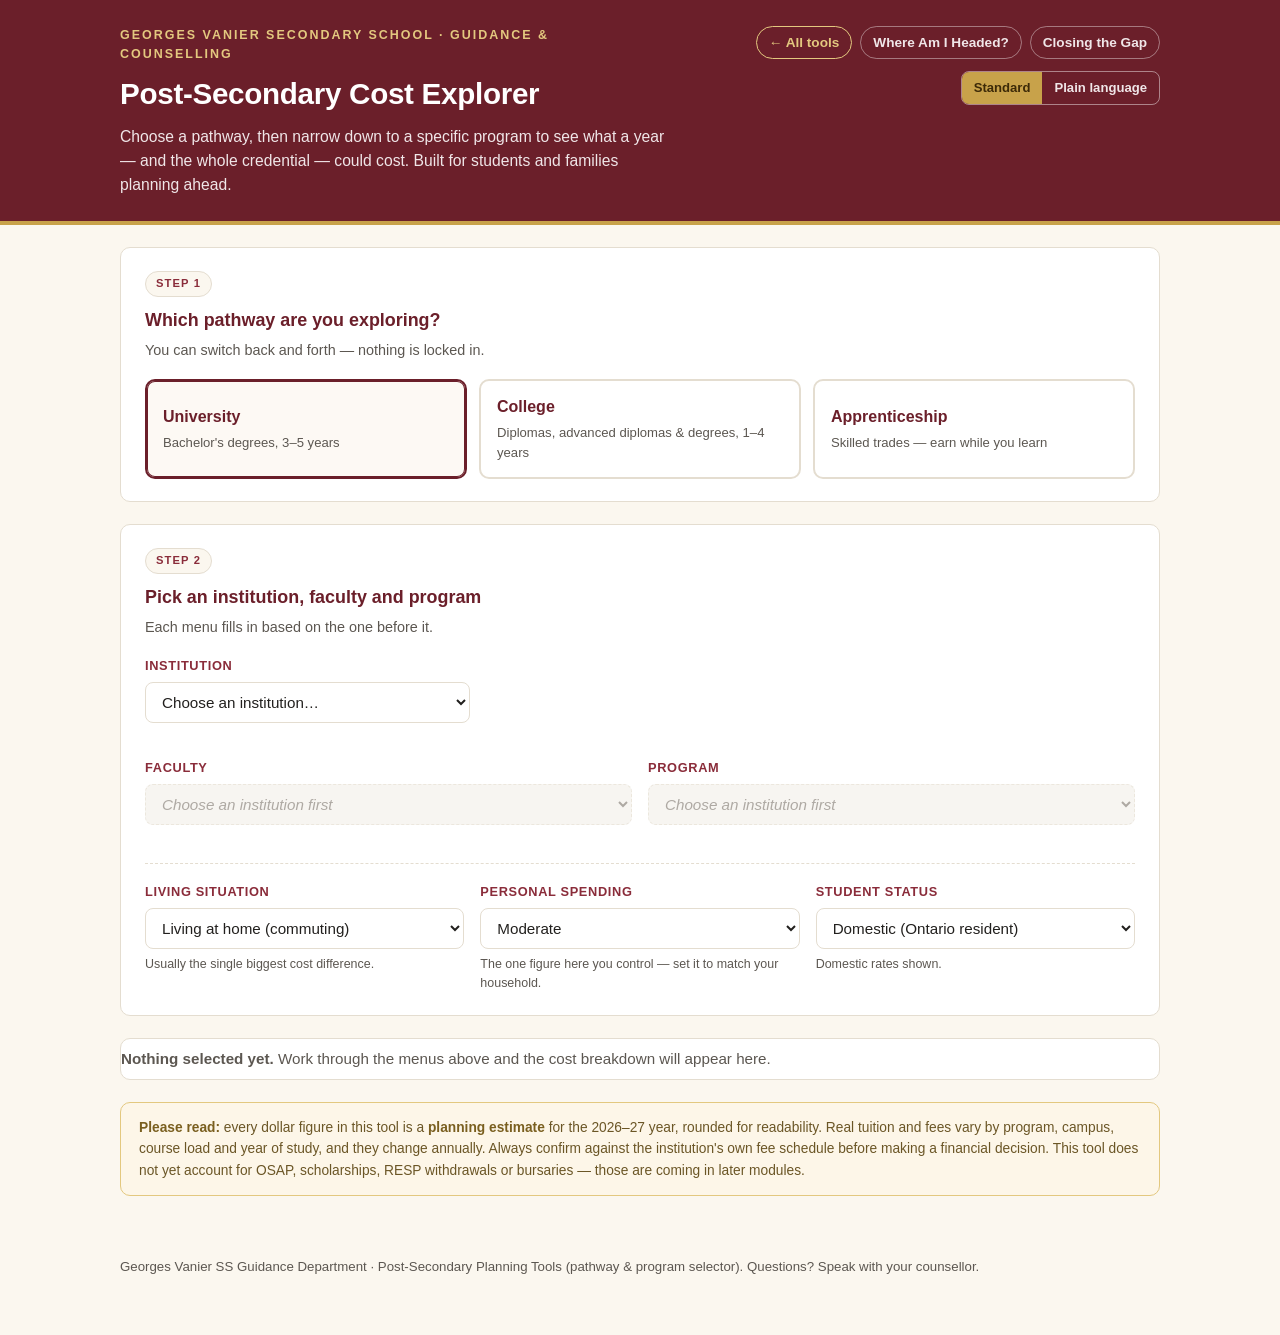
<file: finance-planner.html>
<!DOCTYPE html>
<html lang="en-CA">
<head>
<meta charset="utf-8">
<meta name="viewport" content="width=device-width, initial-scale=1">
<title>Post-Secondary Cost Explorer — Georges Vanier SS Guidance</title>
<style>
/* ==========================================================================
   Post-Secondary Cost Explorer — Pathway / Institution / Program
   Standalone preview. Unprefixed classes (matches guidance.html convention).
   All figures are ESTIMATES — see DATA_YEAR / the disclaimer block.
   ========================================================================== */
:root{
  --maroon:#6b1f2a; --maroon-dark:#4e161e; --maroon-light:#8a2c3a;
  --gold:#c8a24a; --gold-light:#e3c87f;
  --cream:#fbf7ef; --paper:#ffffff;
  --ink:#22201e; --ink-soft:#5c5751; --line:#e4ddd0;
  --ok:#2f6b4f; --ok-bg:#eaf3ee;
  --radius:10px;
}
*{box-sizing:border-box}
body{
  margin:0; background:var(--cream); color:var(--ink);
  font-family:-apple-system,BlinkMacSystemFont,"Segoe UI",Roboto,Helvetica,Arial,sans-serif;
  line-height:1.55; -webkit-font-smoothing:antialiased;
}
.wrap{max-width:1080px; margin:0 auto; padding:0 20px}

/* ---------- header ---------- */
.masthead{background:var(--maroon); color:#fff; padding:26px 0 24px; border-bottom:4px solid var(--gold)}
.masthead .school{font-size:.78rem; letter-spacing:.16em; text-transform:uppercase; color:var(--gold-light); font-weight:600; margin:0 0 6px}
.masthead h1{margin:0; font-size:1.85rem; font-weight:700; color:#fff; letter-spacing:-.01em}
.masthead p{margin:8px 0 0; max-width:64ch; color:#f0e6e8; font-size:.98rem}

/* ---------- masthead layout with the language controls ---------- */
.mhead{display:flex; gap:24px; align-items:flex-start; justify-content:space-between; flex-wrap:wrap}
.mhead .mtext{flex:1 1 380px; min-width:0}
.langbar{flex:0 0 auto; display:flex; flex-direction:column; gap:8px; align-items:flex-end}
/* Cross-tool navigation. Without this the cost tool is a dead end until a
   program is chosen — the "plan how to pay" button only appears with results. */
.toolnav{display:flex; gap:8px; flex-wrap:wrap; align-items:center; justify-content:flex-end;
         font-size:.85rem; margin-bottom:4px}
.toolnav a{
  color:#f0e6e8; text-decoration:none; font-weight:600; white-space:nowrap;
  border:1px solid rgba(255,255,255,.4); border-radius:99px; padding:5px 12px;
}
.toolnav a:hover, .toolnav a:focus{background:rgba(255,255,255,.14); color:#fff; border-color:#fff}
.toolnav a.home{border-color:var(--gold-light); color:var(--gold-light)}
.toolnav a.home:hover{background:var(--gold); border-color:var(--gold); color:#3d2a08}
html[dir="rtl"] .toolnav{justify-content:flex-start}

.langbar label{font-size:.7rem; letter-spacing:.1em; text-transform:uppercase;
               color:var(--gold-light); font-weight:700}
.langbar select{
  font:inherit; font-size:.92rem; padding:8px 11px; border-radius:8px; min-width:190px;
  border:1px solid rgba(255,255,255,.45); background:#fff; color:var(--ink); cursor:pointer;
}
.langbar select:focus-visible{outline:3px solid var(--gold-light); outline-offset:2px}
.lvlwrap{display:flex; gap:0; border:1px solid rgba(255,255,255,.45); border-radius:8px; overflow:hidden}
.lvl{
  appearance:none; cursor:pointer; font:inherit; font-size:.82rem; font-weight:600;
  padding:6px 12px; border:0; background:transparent; color:#f0e6e8; transition:background .15s;
}
.lvl:hover{background:rgba(255,255,255,.14)}
.lvl[aria-pressed="true"]{background:var(--gold); color:#3d2a08; font-weight:700}
.lvl:focus-visible{outline:3px solid var(--gold-light); outline-offset:-3px}
.lvlwrap.hide{display:none}

/* Notice shown whenever a translated version is on screen. */
.transnote{
  background:#fdf6e8; border:1px solid var(--gold-light); border-radius:var(--radius);
  padding:11px 15px; margin:18px 0 0; font-size:.85rem; color:#6b5626;
}
.transnote strong{color:#7a5f1f}
.transnote.hide{display:none}

/* ---------- right-to-left support (Farsi, Pashto, Dari) ---------- */
html[dir="rtl"] body{
  font-family:"Segoe UI","Noto Naskh Arabic","Iranian Sans",Tahoma,Arial,sans-serif;
}
html[dir="rtl"] .rhead{border-left:0; border-right:4px solid var(--gold); padding-left:0; padding-right:14px}
html[dir="rtl"] .callout{border-left:0; border-right:4px solid var(--ok); border-radius:8px 0 0 8px}
html[dir="rtl"] .estflag .feelink{direction:rtl}
html[dir="rtl"] table.costs th, html[dir="rtl"] table.costs td{text-align:right}
html[dir="rtl"] table.costs th:last-child, html[dir="rtl"] table.costs td:last-child{text-align:left}
html[dir="rtl"] .bar .bv{text-align:left}
html[dir="rtl"] .path{text-align:right}
html[dir="rtl"] .langbar{align-items:flex-start}
/* Money and program names stay left-to-right even inside RTL text. */
html[dir="rtl"] .num, html[dir="rtl"] .bigbox .v, html[dir="rtl"] .bar .bv{direction:ltr; unicode-bidi:embed}
.ltr{direction:ltr; unicode-bidi:embed; display:inline-block}

/* ---------- panels ---------- */
.panel{background:var(--paper); border:1px solid var(--line); border-radius:var(--radius); padding:22px 24px; margin:22px 0}
.panel h2{margin:0 0 4px; font-size:1.12rem; font-weight:700; color:var(--maroon)}
.panel .hint{margin:0 0 18px; font-size:.9rem; color:var(--ink-soft)}
.step{display:inline-block; font-size:.7rem; font-weight:700; letter-spacing:.1em; text-transform:uppercase;
      background:var(--cream); color:var(--maroon-light); border:1px solid var(--line);
      border-radius:99px; padding:3px 10px; margin-bottom:10px}

/* ---------- pathway toggle ---------- */
.paths{display:grid; grid-template-columns:repeat(3,1fr); gap:12px}
.path{
  appearance:none; cursor:pointer; text-align:left; font:inherit;
  background:var(--paper); border:2px solid var(--line); border-radius:var(--radius);
  padding:14px 16px; transition:border-color .15s, background .15s, box-shadow .15s;
}
.path:hover{border-color:var(--gold)}
.path:focus-visible{outline:3px solid var(--gold-light); outline-offset:2px}
.path[aria-pressed="true"]{border-color:var(--maroon); background:#fdf9f4; box-shadow:inset 0 0 0 1px var(--maroon)}
.path .pname{display:block; font-weight:700; color:var(--maroon); font-size:1rem}
.path .pdesc{display:block; font-size:.82rem; color:var(--ink-soft); margin-top:3px}

/* ---------- cascading selects ---------- */
.cascade{display:grid; gap:16px}
.cascade-1{grid-template-columns:minmax(200px,1fr) 2fr; margin-bottom:16px; align-items:start}
.cascade-2{grid-template-columns:repeat(2,1fr)}
.field{display:flex; flex-direction:column; gap:6px}
.field label{font-size:.8rem; font-weight:700; letter-spacing:.05em; text-transform:uppercase; color:var(--maroon-light)}
.field select{
  font:inherit; font-size:.95rem; padding:10px 12px; border:1px solid var(--line);
  border-radius:8px; background:var(--paper); color:var(--ink); width:100%; cursor:pointer;
}
.field select:focus-visible{outline:3px solid var(--gold-light); outline-offset:1px; border-color:var(--maroon)}
/* Locked menus explain themselves rather than showing a bare dash — on mobile
   the menus stack vertically, so a student can reach Faculty before
   Institution and a silent disabled control reads as a broken dropdown. */
.field select:disabled{
  background:#f4f1ec; color:#8d867d; cursor:not-allowed;
  border-style:dashed; font-style:italic;
}
.field .sub{font-size:.78rem; color:var(--ink-soft); min-height:1.1em}

/* ==========================================================================
   INSTITUTION PROFILE CARD (Step 2)
   Appears once an institution/sector is chosen, above the remaining menus.
   The "crest" is a monogram tile built from the institution's initials on its
   accent colour — deliberately NOT a real logo (see the note in the data
   section). --crest is set inline per institution from `brand`.
   ========================================================================== */
.profile{
  display:none; gap:14px; align-items:flex-start;
  background:var(--cream); border:1px solid var(--line); border-left:5px solid var(--crest,var(--maroon));
  border-radius:var(--radius); padding:13px 15px; margin:0;
  animation:profin .22s ease-out; min-width:0;
}
.profile.on{display:flex}
@keyframes profin{from{opacity:0; transform:translateX(-6px)} to{opacity:1; transform:none}}
.crest{
  flex:0 0 auto; width:58px; height:58px; border-radius:10px;
  background:var(--crest,var(--maroon)); color:#fff;
  display:flex; align-items:center; justify-content:center; text-align:center;
  font-weight:700; font-size:.74rem; line-height:1.15; padding:6px;
  letter-spacing:.01em; box-shadow:0 1px 3px rgba(0,0,0,.18); overflow:hidden;
}
.crest span{display:block}
.pbody{flex:1; min-width:0}
.pname2{margin:0; font-size:1.05rem; font-weight:700; color:var(--maroon); line-height:1.3}
.pabout{margin:4px 0 0; font-size:.88rem; color:var(--ink-soft); line-height:1.5}
.pfacts{margin:9px 0 0; display:flex; flex-wrap:wrap; gap:6px}
.pfact{
  font-size:.76rem; font-weight:600; background:#fff; border:1px solid var(--line);
  color:var(--maroon-light); border-radius:99px; padding:3px 10px;
}
.pfact.hi{background:var(--gold-light); border-color:var(--gold); color:#5f4a15}
html[dir="rtl"] .profile{border-left:1px solid var(--line); border-right:5px solid var(--crest,var(--maroon))}
/* The profile description is authored in English only, so render it LTR even
   on RTL pages — otherwise the trailing punctuation jumps to the wrong side. */
html[dir="rtl"] .pabout{direction:ltr; text-align:right}
/* Fact chips mix translated words with currency; keep each chip internally LTR
   so amounts like "$31,500/yr" don't get reordered by the bidi algorithm. */
html[dir="rtl"] .pfact{direction:ltr}

.samplenote{
  margin:12px 0 0; font-size:.85rem; line-height:1.5; color:#5f4a15;
  background:#fdf6e8; border:1px solid var(--gold-light); border-radius:8px; padding:9px 13px;
}
.samplenote strong{color:#7a5f1f}
.samplenote.same{background:var(--ok-bg); border-color:#bcd8c8; color:#2c4f3c}
.samplenote.same strong{color:var(--ok)}
.samplenote.hide{display:none}

/* ---------- options row ---------- */
.opts{display:grid; grid-template-columns:repeat(3,1fr); gap:16px; margin-top:18px;
      border-top:1px dashed var(--line); padding-top:18px}

/* ---------- results ---------- */
.results{display:none}
.results.on{display:block}
.rhead{border-left:4px solid var(--gold); padding-left:14px; margin-bottom:18px}
.rhead .rprog{margin:0; font-size:1.3rem; font-weight:700; color:var(--maroon)}
.rhead .rinst{margin:2px 0 0; font-size:.95rem; color:var(--ink-soft)}
.rnote{margin:7px 0 0; font-size:.86rem; line-height:1.5; color:#5f4a15;
       background:#fdf6e8; border-left:3px solid var(--gold); padding:7px 11px; border-radius:0 6px 6px 0}
html[dir="rtl"] .rnote{border-left:0; border-right:3px solid var(--gold); border-radius:6px 0 0 6px}
.tags{margin-top:8px; display:flex; flex-wrap:wrap; gap:6px}
.tag{font-size:.75rem; background:var(--cream); border:1px solid var(--line); color:var(--maroon-light);
     border-radius:99px; padding:2px 10px; font-weight:600}

.cols{display:grid; grid-template-columns:1.4fr 1fr; gap:22px; align-items:start}
table.costs{width:100%; border-collapse:collapse; font-size:.93rem}
table.costs th{text-align:left; font-size:.72rem; letter-spacing:.08em; text-transform:uppercase;
               color:var(--ink-soft); font-weight:700; padding:0 0 8px; border-bottom:1px solid var(--line)}
table.costs th:last-child, table.costs td:last-child{text-align:right}
table.costs td{padding:9px 0; border-bottom:1px solid #f1ece3; vertical-align:top}
table.costs .lbl{font-weight:600}
table.costs .note{display:block; font-size:.79rem; color:var(--ink-soft); font-weight:400}
table.costs tr.total td{border-bottom:none; border-top:2px solid var(--maroon); padding-top:12px;
                        font-weight:700; color:var(--maroon); font-size:1.05rem}
table.costs td.num{font-variant-numeric:tabular-nums; white-space:nowrap}
table.costs tr.credit td{color:var(--ok)}

.bigbox{background:var(--cream); border:1px solid var(--line); border-radius:var(--radius); padding:18px}
.bigbox .k{font-size:.72rem; letter-spacing:.09em; text-transform:uppercase; color:var(--ink-soft); font-weight:700}
.bigbox .v{font-size:1.9rem; font-weight:700; color:var(--maroon); line-height:1.15; margin:2px 0 0;
           font-variant-numeric:tabular-nums}
.bigbox .v.pos{color:var(--ok)}
.bigbox .sm{font-size:.85rem; color:var(--ink-soft); margin:4px 0 0}
.bigbox hr{border:none; border-top:1px solid var(--line); margin:16px 0}

/* ---------- bars ---------- */
.bars{margin-top:22px; padding-top:16px; border-top:1px solid var(--line)}
.barshead{margin:0 0 12px; font-size:.72rem; letter-spacing:.09em; text-transform:uppercase;
          color:var(--ink-soft); font-weight:700}

/* Donut + legend. Deliberately not a bar list: the table above already gives
   the numbers, so this has to look like a different object, not a reprint. */
.donutwrap{display:flex; gap:20px; align-items:center; flex-wrap:wrap}
.donut{flex:0 0 auto; width:150px; height:150px; transform:rotate(-90deg)}
.donut circle{fill:none; stroke-width:26}
.dlegend{flex:1 1 190px; min-width:170px; margin:0; padding:0; list-style:none}
.dlegend li{display:flex; align-items:center; gap:8px; font-size:.85rem; padding:3px 0; color:var(--ink)}
.dlegend .sw{flex:0 0 auto; width:11px; height:11px; border-radius:3px}
.dlegend .dl{flex:1; color:var(--ink-soft)}
.dlegend .dp{font-variant-numeric:tabular-nums; font-weight:700; color:var(--maroon)}
.dcentre{font-size:.72rem; fill:var(--ink-soft)}

/* Bars are still used on the apprenticeship screen, where income and expense
   are mixed and a share-of-total pie would be meaningless. */
.bar{display:flex; align-items:center; gap:10px; margin-bottom:7px; font-size:.83rem}
.bar .bl{flex:0 0 108px; color:var(--ink-soft)}
.bar .btrack{flex:1; height:9px; background:#efeae1; border-radius:99px; overflow:hidden}
.bar .bfill{display:block; height:9px; background:var(--maroon-light); border-radius:99px}
.bar .bfill.g{background:var(--gold)}
.bar .bv{flex:0 0 76px; text-align:right; font-variant-numeric:tabular-nums}

/* ---------- callouts ---------- */
.callout{background:var(--ok-bg); border-left:4px solid var(--ok); border-radius:0 8px 8px 0;
         padding:12px 16px; margin-top:18px; font-size:.9rem}
.callout strong{color:var(--ok)}
/* Handoff to the funding tool. Carries the computed cost across so the family
   does not retype it, and so the second tool never invents a figure. */
.paylink{
  display:block; text-align:center; text-decoration:none; font-weight:700; font-size:.95rem;
  background:var(--maroon); color:#fff; border-radius:8px; padding:12px 16px; margin-top:16px;
}
.paylink:hover, .paylink:focus{background:var(--maroon-light); color:#fff}

/* ---------- print / save as PDF ----------
   A family that has worked through this wants to take it away, or show it to
   someone. The report is built from the live selections at print time, so it
   cannot drift from what is on screen. Everything happens in the browser —
   nothing is uploaded. */
.printbtn{
  display:block; width:100%; text-align:center; cursor:pointer; font:inherit;
  font-weight:700; font-size:.92rem; padding:11px 16px; margin-top:10px;
  background:transparent; color:var(--maroon); border:2px solid var(--maroon); border-radius:8px;
}
.printbtn:hover, .printbtn:focus{background:var(--maroon); color:#fff}
.fbbtn{
  display:block; width:100%; text-align:center; text-decoration:none; font:inherit;
  font-weight:600; font-size:.85rem; padding:9px 14px; margin-top:8px; border-radius:8px;
  color:var(--ink-soft); border:1px dashed var(--line); background:transparent;
}
.fbbtn:hover, .fbbtn:focus{color:var(--maroon); border-color:var(--maroon); border-style:solid}
.fbbtn.hide{display:none}
#printReport{display:none}

@media print{
  body{background:#fff}
  body > *{display:none !important}
  #printReport{display:block !important; padding:0; color:#000}
  #printReport h1{font-size:17pt; margin:0 0 2pt; color:#000}
  #printReport .rp-school{font-size:9pt; letter-spacing:.08em; text-transform:uppercase; margin:0 0 10pt}
  #printReport .rp-made{font-size:8.5pt; color:#444; margin:0 0 14pt}
  #printReport h2{font-size:11pt; margin:14pt 0 5pt; border-bottom:1px solid #999; padding-bottom:2pt}
  #printReport dl{display:grid; grid-template-columns:auto 1fr; gap:2pt 14pt; margin:0; font-size:10pt}
  #printReport dt{font-weight:700}
  #printReport dd{margin:0}
  #printReport table{width:100%; border-collapse:collapse; font-size:10pt; margin-top:4pt}
  #printReport th{text-align:left; border-bottom:1px solid #999; padding:3pt 0; font-size:8.5pt;
                  text-transform:uppercase; letter-spacing:.06em}
  #printReport td{padding:3pt 0; border-bottom:1px solid #ddd; vertical-align:top}
  #printReport td:last-child, #printReport th:last-child{text-align:right; white-space:nowrap}
  #printReport tr.tot td{font-weight:700; border-top:2px solid #000; border-bottom:none; padding-top:5pt}
  #printReport .rp-note{font-size:9pt; border-left:3px solid #999; padding-left:8pt; margin:10pt 0}
  #printReport .rp-disc{font-size:8.5pt; color:#333; border:1px solid #999; padding:7pt; margin-top:14pt}
  #printReport .rp-next{font-size:9pt; margin-top:9pt}
  #printReport .rp-url{font-size:8pt; color:#555; margin-top:10pt; word-break:break-all}
  @page{margin:16mm}
}
.disclaimer{background:#fdf6e8; border:1px solid var(--gold-light); border-radius:var(--radius);
            padding:14px 18px; font-size:.86rem; color:#6b5626; margin:22px 0}
.disclaimer strong{color:#7a5f1f}

/* ---------- estimate banner (sits at the top of the results panel) ---------- */
.estflag{
  background:#fdf3da; border:2px solid var(--gold); border-radius:var(--radius);
  padding:13px 16px; margin:0 0 20px; font-size:.9rem; color:#5f4a15;
  display:flex; gap:13px; align-items:flex-start;
}
.estflag .bang{
  flex:0 0 auto; width:23px; height:23px; border-radius:50%; background:var(--gold); color:#fff;
  font-weight:700; font-size:.85rem; line-height:23px; text-align:center; margin-top:1px;
}
.estflag .etxt{flex:1}
.estflag strong{color:#7a5f1f}
.estflag .feelink{display:inline-block; margin-top:7px; font-weight:700; color:var(--maroon)}
.estflag .feelink:hover{color:var(--maroon-light)}
.estflag .ext{font-size:.85em; opacity:.75}
.empty{color:var(--ink-soft); font-size:.95rem; padding:8px 0}

footer{padding:26px 0 44px; font-size:.83rem; color:var(--ink-soft)}
footer a{color:var(--maroon-light)}

@media (max-width:820px){
  .paths{grid-template-columns:1fr}
  .cascade-1,.cascade-2{grid-template-columns:1fr}
  .opts{grid-template-columns:1fr}
  .cols{grid-template-columns:1fr}
  .masthead h1{font-size:1.5rem}
  .mhead{gap:16px}
  .langbar{align-items:stretch; width:100%}
  .langbar select{width:100%}
  .toolnav{justify-content:flex-start}
}

/* ==========================================================================
   EMBED MODE — activated by loading this file with ?embed=1
   Used when the tool is shown inside an <iframe> on the Evoq guidance page,
   which already has its own header. Nothing else about the tool changes.
   ========================================================================== */
/* The Evoq page's own <h1> is screen-reader-only (class "moveOffScreen"), so the
   page shows no visible heading. The tool therefore keeps its banner when
   embedded — just trimmed: the school-name line is redundant on the school's
   own site, and the padding is tightened to sit closer to the page above. */
body.embed .masthead{padding:20px 0 18px}
body.embed .masthead .school{display:none}
body.embed .masthead h1{font-size:1.5rem}
body.embed .masthead p{font-size:.92rem}
body.embed footer{padding-bottom:20px}
body.embed .wrap{padding:0 14px}
</style>
</head>
<body>

<header class="masthead">
  <div class="wrap mhead">
    <div class="mtext">
      <p class="school">Georges Vanier Secondary School &middot; Guidance &amp; Counselling</p>
      <h1 id="tTitle">Post-Secondary Cost Explorer</h1>
      <p id="tBlurb">Choose a pathway, then narrow down to a specific program to see what a year —
         and the whole credential — could cost. Built for students and families planning ahead.</p>
    </div>

    <!-- Language + reading-level controls. The reading-level pair is shown only for
         English (see LANG_HAS_LEVELS in the script). -->
    <div class="langbar">
      <nav class="toolnav" aria-label="Guidance tools">
        <a class="home" href="index.html">&#8592; All tools</a>
        <a href="career.html">Where Am I Headed?</a>
        <a href="funding.html">Closing the Gap</a>
      </nav>
      <label for="selLang" id="tLangLabel">Language</label>
      <select id="selLang">
        <option value="en"     lang="en">English</option>
        <option value="fa"     lang="fa">فارسی — Farsi</option>
        <option value="prs"    lang="fa-AF">دری — Dari</option>
        <option value="ps"     lang="ps">پښتو — Pashto</option>
        <option value="zhHans" lang="zh-Hans">简体中文 — Mandarin</option>
        <option value="zhHant" lang="zh-Hant">繁體中文 — Cantonese</option>
        <option value="fr"     lang="fr">Français — French</option>
        <option value="uk"     lang="uk">Українська — Ukrainian</option>
      </select>
      <div class="lvlwrap" id="lvlWrap" role="group" aria-label="Reading level">
        <button type="button" class="lvl" id="lvlStd"   data-level="std"   aria-pressed="true">Standard</button>
        <button type="button" class="lvl" id="lvlPlain" data-level="plain" aria-pressed="false">Plain language</button>
      </div>
    </div>
  </div>
</header>

<main class="wrap">

  <!-- Shown whenever a translated version is on screen. -->
  <div class="transnote hide" id="transNote"></div>

  <!-- ============ STEP 1: PATHWAY ============ -->
  <section class="panel">
    <span class="step" data-i18n="step1">Step 1</span>
    <h2 data-i18n="s1h">Which pathway are you exploring?</h2>
    <p class="hint" data-i18n="s1hint">You can switch back and forth — nothing is locked in.</p>
    <div class="paths" role="group" aria-label="Pathway">
      <button type="button" class="path" data-path="university" aria-pressed="true">
        <span class="pname" data-i18n="pUni">University</span>
        <span class="pdesc" data-i18n="pUniD">Bachelor's degrees, 3–5 years</span>
      </button>
      <button type="button" class="path" data-path="college" aria-pressed="false">
        <span class="pname" data-i18n="pCol">College</span>
        <span class="pdesc" data-i18n="pColD">Diplomas, advanced diplomas &amp; degrees, 1–4 years</span>
      </button>
      <button type="button" class="path" data-path="apprenticeship" aria-pressed="false">
        <span class="pname" data-i18n="pApp">Apprenticeship</span>
        <span class="pdesc" data-i18n="pAppD">Skilled trades — earn while you learn</span>
      </button>
    </div>
  </section>

  <!-- ============ STEP 2: CASCADE ============ -->
  <section class="panel">
    <span class="step" data-i18n="step2">Step 2</span>
    <h2 id="cascadeHead">Pick an institution, faculty and program</h2>
    <p class="hint" id="cascadeHint">Each menu fills in based on the one before it.</p>

    <!-- Institution / sector on the left, profile card filling the space to its
         right. They share one grid row so the card uses the gap beside the menu
         instead of pushing the page down. Stacks under 820px. -->
    <div class="cascade cascade-1">
      <div class="field">
        <label for="selA" id="labA">Institution</label>
        <select id="selA"></select>
        <span class="sub" id="subA"></span>
      </div>

      <!-- Filled by renderProfile(). Hidden until an institution is chosen. -->
      <div class="profile" id="profile">
        <div class="crest" id="crest" aria-hidden="true"></div>
        <div class="pbody">
          <p class="pname2" id="pName"></p>
          <p class="pabout" id="pAbout"></p>
          <div class="pfacts" id="pFacts"></div>
        </div>
      </div>
    </div>

    <div class="cascade cascade-2">
      <div class="field">
        <label for="selB" id="labB">Faculty</label>
        <select id="selB" disabled></select>
        <span class="sub" id="subB"></span>
      </div>
      <div class="field">
        <label for="selC" id="labC">Program</label>
        <select id="selC" disabled></select>
        <span class="sub" id="subC"></span>
      </div>
    </div>

    <p class="samplenote hide" id="sampleNote"></p>

    <div class="opts" id="optsBox">
      <div class="field" id="livingField">
        <label for="selLiving" data-i18n="labLiving">Living situation</label>
        <select id="selLiving">
          <option value="home" data-i18n="livHome">Living at home (commuting)</option>
          <option value="res"  data-i18n="livRes">Residence + meal plan</option>
          <option value="off"  data-i18n="livOff">Off-campus / shared apartment</option>
        </select>
        <span class="sub" data-i18n="livSub">Usually the single biggest cost difference.</span>
      </div>
      <div class="field">
        <label for="selPersonal" data-i18n="labPersonal">Personal spending</label>
        <select id="selPersonal">
          <option value="1200"          data-i18n="persLow">Frugal</option>
          <option value="2400" selected data-i18n="persMid">Moderate</option>
          <option value="4200"          data-i18n="persHigh">Comfortable</option>
        </select>
        <span class="sub" data-i18n="persSub">The one figure here you control.</span>
      </div>
      <div class="field">
        <label for="selStatus" data-i18n="labStatus">Student status</label>
        <select id="selStatus">
          <option value="domestic"      data-i18n="stDom">Domestic (Ontario resident)</option>
          <option value="international" data-i18n="stIntl">International</option>
        </select>
        <span class="sub" id="subStatus">Domestic rates shown.</span>
      </div>
    </div>
  </section>

  <!-- ============ STEP 3: RESULTS ============ -->
  <section class="panel results" id="results">
    <span class="step" data-i18n="step3">Step 3</span>

    <!-- Estimate flag: always visible whenever numbers are on screen. The fee-schedule
         link is set per-institution from the `fees` field in the data object. -->
    <div class="estflag">
      <span class="bang" aria-hidden="true">!</span>
      <span class="etxt">
        <strong data-i18n="estStrong">These are estimates, not quoted prices.</strong>
        <span id="estText">Figures are planning approximations for the 2026&ndash;27 year and are
        rounded. Your actual costs will differ.</span>
        <a class="feelink" id="feeLink" href="#" target="_blank" rel="noopener noreferrer"></a>
      </span>
    </div>

    <div class="rhead">
      <p class="rprog" id="rProg">—</p>
      <p class="rinst" id="rInst">—</p>
      <p class="rnote" id="rNote" hidden></p>
      <div class="tags" id="rTags"></div>
    </div>

    <div class="cols">
      <div>
        <table class="costs">
          <thead><tr><th id="thItem">Cost per year</th><th>Amount</th></tr></thead>
          <tbody id="rBody"></tbody>
        </table>
        <div class="bars" id="rBars"></div>
      </div>
      <aside>
        <div class="bigbox">
          <p class="k" id="kYear">Estimated cost — Year 1</p>
          <p class="v" id="vYear">—</p>
          <p class="sm" id="sYear"></p>
          <hr>
          <p class="k" id="kTotal">Full credential</p>
          <p class="v" id="vTotal">—</p>
          <p class="sm" id="sTotal"></p>
        </div>
        <div class="callout" id="rCallout" hidden></div>
        <a class="paylink" id="payLink" href="funding.html">Plan how to pay for this &#8599;</a>
        <button type="button" class="printbtn" id="printBtn">Print or save this estimate</button>
        <a class="fbbtn hide" id="fbBtn" target="_blank" rel="noopener noreferrer"
           href="#">Report a problem with this data</a>
      </aside>
    </div>
  </section>

  <div class="panel empty" id="emptyState">
    <p style="margin:0" id="emptyMsg"><strong>Nothing selected yet.</strong> Work through the menus
      above and the cost breakdown will appear here.</p>
  </div>

  <div class="disclaimer" id="disclaimer"></div>

  <footer>
    <p id="footerMsg">Georges Vanier SS Guidance Department &middot; Post-Secondary Planning
       Planning Tool (pathway &amp; program selector). Questions? Speak with your counsellor.</p>
  </footer>
</main>

<!-- Built at print time from whatever is currently selected. -->
<div id="printReport" aria-hidden="true"></div>

<script>
/* ==========================================================================
   DATA
   --------------------------------------------------------------------------
   HOW TO UPDATE:
   - tui = domestic tuition, estimated, per academic year (2 semesters, full load)
   - yrs = length of the credential in years
   - short = the monogram shown on the profile card's crest tile; brand = the
     colour behind it. Keep `short` to ~9 characters or it wraps awkwardly.
   - Institution-level: anc = ancillary/incidental fees per year;
                        res = residence + meal plan per year;
                        off = off-campus rent + food per year (8 months)
   - intlMult = rough multiplier applied to tuition for international students.
   Verify every number against the institution's fee schedule before publishing.

   LOGOS — SETTLED, DO NOT REOPEN (decided 2026-08-01):
   The profile cards use MONOGRAM tiles (`short` initials on the `brand`
   colour), not official university crests. Real crests were investigated and
   rejected: obtaining permission from each institution proved impractical.
   Crests are trademarks, so using them without clearance is not an option,
   and hotlinking from university servers is separately a bad idea — it
   consumes their bandwidth without consent, many block it, and the URLs break
   whenever they redesign (this project has already lost links to exactly that
   twice). Monograms need no permission, never 404, and render consistently.
   If someone revisits this, the blocker is permission, not code.
   ========================================================================== */
const DATA_YEAR = "2026–27";

const UNIVERSITIES = {
  "uoft": {
    name: "University of Toronto", commute:"ttc", anc: 2100, res: 17500, off: 15500, intlMult: 6.5,
    fees: "https://www.registrar.utoronto.ca/fees-payments/tuition-fee-schedules/",
    short: "U of T", brand: "#002A5C",
    verified: "2026-08-01 \u2014 Tuition Explorer, 2026/27 domestic Ontario, St. George, full-time program fees",
    about: "Canada's largest university, downtown on the TTC subway. Research-heavy and academically demanding; three campuses (St. George, Mississauga, Scarborough).",
    faculties: {
      "Arts &amp; Science": [
        {n:"Humanities (History, English, Philosophy)", t:6220, y:4},
        {n:"Social Sciences (Economics, Political Science)", t:6220, y:4},
        {n:"Life Sciences (Biology, Neuroscience)", t:6220, y:4},
        {n:"Physical &amp; Mathematical Sciences", t:6220, y:4},
        {n:"Computer Science (admission stream)", t:11640, y:4},
        {n:"Rotman Commerce", t:16210, y:4}
      ],
      "Applied Science &amp; Engineering": [
        {n:"Chemical Engineering", t:14460, y:4},
        {n:"Civil Engineering", t:14460, y:4},
        {n:"Computer Engineering", t:14460, y:4},
        {n:"Electrical Engineering", t:14460, y:4},
        {n:"Mechanical Engineering", t:14460, y:4},
        {n:"Engineering Science", t:14460, y:4},
        {n:"Track One (undeclared, first year)", t:14460, y:4}
      ],
      "Nursing &amp; Health": [
        {n:"Bachelor of Science in Nursing (BScN)", t:8350, y:4},
        {n:"Kinesiology &amp; Physical Education", t:6220, y:4}
      ],
      "Architecture, Landscape &amp; Design": [
        {n:"Architectural Studies", t:6220, y:4}
      ],
      "Music": [
        {n:"Bachelor of Music &mdash; Performance", t:6220, y:4},
        {n:"Bachelor of Music &mdash; Comprehensive", t:6220, y:4}
      ]
    }
  },
  "york": {
    name: "York University", commute:"ttc", anc: 1330, res: 15500, off: 14500, intlMult: 4.2,
    fees: "https://students.yorku.ca/sfs/course-and-program-fees",
    short: "York", brand: "#E31837",
    verified: "2026-08-01 \u2014 York SFS fee pages, FW26 domestic Ontario, per credit \u00d7 30-credit full-time year",
    about: "North York, on the subway line — a common commuter choice for Georges Vanier students. Very large, with strong liberal arts, business and law.",
    faculties: {
      "Liberal Arts &amp; Professional Studies": [
        {n:"Psychology (BA)", t:6240, y:4},
        {n:"Criminology", t:6240, y:4},
        {n:"Political Science", t:6240, y:4},
        {n:"Communication &amp; Media Studies", t:6240, y:4},
        {n:"Human Rights &amp; Equity Studies", t:6240, y:4}
      ],
      "Science": [
        {n:"Biology", t:6240, y:4},
        {n:"Chemistry", t:6240, y:4},
        {n:"Mathematics &amp; Statistics", t:6240, y:4},
        {n:"Physics &amp; Astronomy", t:6240, y:4}
      ],
      "Lassonde School of Engineering": [
        {n:"Computer Science", t:8820, y:4},
        {n:"Electrical Engineering", t:9763, y:4},
        {n:"Mechanical Engineering", t:9763, y:4},
        {n:"Civil Engineering", t:9763, y:4},
        {n:"Software Engineering", t:9763, y:4}
      ],
      "Schulich School of Business": [
        {n:"Bachelor of Business Administration (BBA)", t:10565, y:4},
        {n:"International BBA (iBBA)", t:10565, y:4}
      ],
      "Health": [
        {n:"Nursing (BScN)", t:6240, y:4},
        {n:"Kinesiology &amp; Health Science", t:6240, y:4},
        {n:"Global Health", t:6240, y:4}
      ],
      "Arts, Media, Performance &amp; Design (AMPD)": [
        {n:"Film Production", t:6240, y:4},
        {n:"Design (Bachelor of Design)", t:9180, y:4},
        {n:"Theatre", t:6240, y:4}
      ],
      "Education": [
        {n:"Concurrent Bachelor of Education", t:6240, y:5}
      ]
    }
  },
  "tmu": {
    name: "Toronto Metropolitan University", commute:"ttc", anc: 1000, res: 15800, off: 16000, intlMult: 3.9,
    fees: "https://www.torontomu.ca/current-students/tuition-fees/undergraduate/",
    short: "TMU", brand: "#004C9D",
    verified: "2026-08-01 \u2014 TMU undergraduate fees, 2026-27 domestic, flat annual fee for a 5.00-7.00 billing-unit load",
    about: "Downtown Toronto, career-focused and closely tied to industry. Formerly Ryerson. Strong in media, business and health.",
    faculties: {
      "Arts": [
        {n:"Psychology", t:7400, y:4},
        {n:"Criminology", t:7400, y:4},
        {n:"Sociology", t:7400, y:4},
        {n:"English", t:7400, y:4}
      ],
      "Science": [
        {n:"Biology", t:7397, y:4},
        {n:"Computer Science", t:9958, y:4},
        {n:"Mathematics", t:7400, y:4}
      ],
      "Engineering &amp; Architectural Science": [
        {n:"Aerospace Engineering", t:11571, y:4},
        {n:"Biomedical Engineering", t:11571, y:4},
        {n:"Civil Engineering", t:11571, y:4},
        {n:"Computer Engineering", t:11571, y:4},
        {n:"Architectural Science", t:11571, y:4}
      ],
      "Ted Rogers School of Management": [
        {n:"Business Management (Accounting)", t:11883, y:4},
        {n:"Business Management (Marketing)", t:11892, y:4},
        {n:"Business Technology Management", t:11892, y:4},
        {n:"Hospitality &amp; Tourism Management", t:11892, y:4}
      ],
      "Community Services": [
        {n:"Nursing (BScN)", t:7513, y:4},
        {n:"Child &amp; Youth Care", t:7502, y:4},
        {n:"Social Work", t:7502, y:4},
        {n:"Early Childhood Studies", t:7502, y:4}
      ],
      "The Creative School": [
        {n:"RTA Media Production", t:7818, y:4},
        {n:"Journalism", t:7818, y:4},
        {n:"Image Arts &mdash; Photography", t:7678, y:4},
        {n:"Fashion", t:7658, y:4}
      ]
    }
  },
  "waterloo": {
    name: "University of Waterloo", commute:"far", anc: 1800, res: 15200, off: 13500, intlMult: 4.6,
    books: 1500, coopFee: 836,
    fees: "https://uwaterloo.ca/finance/student-financial-services/tuition-fee-schedules",
    short: "Waterloo", brand: "#262626",
    verified: "2026-08-01 \u2014 Waterloo Fall 2026 domestic Ontario schedule, per-term maximum \u00d7 2 study terms. "
            + "2026-08-09 \u2014 re-read the same schedule for the split: Science regular incidental $874.59/term FT, "
            + "Environment regular $852.14/term (so ~$1,700\u20131,750/yr against the $1,800 used here); co-op fee "
            + "$836.00/academic term 2026/27, capped at 6 terms for Accounting/Arts/Health/Environment/Science and "
            + "8 for the rest; books $1,500 per the ACL. Aviation tuition is BACKED OUT of Waterloo's own all-in "
            + "$9,000/yr figure (uwaterloo.ca/aviation/fees) using those incidentals \u2014 the TOTAL is exact, the split "
            + "is derived.",
    about: "About 90 minutes west of Toronto. Famous for co-op — most students alternate study terms with paid work terms.",
    faculties: {
      "Mathematics": [
        {n:"Computer Science (co-op)", t:13126, y:5, terms:8, work:6},
        {n:"Mathematics/Business Administration", t:6250, y:5, terms:8, work:6},
        {n:"Actuarial Science", t:6250, y:5, terms:8, work:6},
        {n:"Data Science", t:13126, y:5, terms:8, work:6}
      ],
      "Engineering": [
        {n:"Mechatronics Engineering (co-op)", t:14248, y:5, terms:8, work:6},
        {n:"Software Engineering (co-op)", t:14248, y:5, terms:8, work:6},
        {n:"Systems Design Engineering (co-op)", t:14248, y:5, terms:8, work:6},
        {n:"Chemical Engineering (co-op)", t:14248, y:5, terms:8, work:6},
        {n:"Biomedical Engineering (co-op)", t:14248, y:5, terms:8, work:6}
      ],
      "Science": [
        {n:"Life Sciences &mdash; Biology", t:6250, y:4},
        {n:"Life Sciences &mdash; Biochemistry", t:6250, y:4},
        {n:"Life Sciences &mdash; Biomedical Sciences", t:6250, y:4},
        {n:"Physical Sciences &mdash; Chemistry", t:6250, y:4},
        {n:"Physical Sciences &mdash; Physics &amp; Astronomy", t:6250, y:4},
        {n:"Materials &amp; Nanosciences", t:6250, y:4},
        {n:"Kinesiology", t:6250, y:4},
        {n:"Honours Science", t:6250, y:4},
        {n:"Science &amp; Business", t:6250, y:4},
        {n:"Science and Aviation (BSc)", t:7200, y:4, flight:25000, tIntl:47200,
         note:"Flight training is delivered by the Waterloo-Wellington Flight Centre and billed "
            + "separately by WWFC, not by the university — about $100,000 across the four "
            + "years, on top of tuition. IMPORTANT: WWFC flight training CANNOT be covered by "
            + "OSAP or any other provincial student aid. Families cover it through RESPs, a bank "
            + "loan or line of credit, personal payment or scholarships. You finish with a "
            + "Commercial Pilot Licence, multi-engine and instrument ratings and 205+ flight "
            + "hours, and 5.0 of the 20.0 course units come across as transfer credit from WWFC. "
            + "Waterloo quotes about $9,000 a year for this programme as a single all-in figure; "
            + "the tuition and fees rows here split that using Waterloo's own published "
            + "incidental fees, so the two together come to the same total. If you add co-op, "
            + "the co-op fee is extra."}
      ],
      "Arts": [
        {n:"Accounting &amp; Financial Management (AFM)", t:15338, y:5, terms:8, work:4, coopTerms:6},
        {n:"Psychology", t:6250, y:4},
        {n:"Economics", t:6250, y:4},
        {n:"Global Business &amp; Digital Arts", t:6250, y:4}
      ],
      "Health": [
        {n:"Public Health", t:6250, y:4},
        {n:"Recreation &amp; Leisure Studies", t:6250, y:4}
      ],
      "Environment": [
        {n:"Environment &amp; Business", t:6250, y:4},
        {n:"Planning", t:6250, y:4},
        {n:"Geomatics", t:6250, y:4},
        {n:"Geography and Aviation (BES)", t:7200, y:4, flight:25000, tIntl:47200,
         note:"Flight training is delivered by the Waterloo-Wellington Flight Centre and billed "
            + "separately by WWFC, not by the university — about $100,000 across the four "
            + "years, on top of tuition. IMPORTANT: WWFC flight training CANNOT be covered by "
            + "OSAP or any other provincial student aid. Families cover it through RESPs, a bank "
            + "loan or line of credit, personal payment or scholarships. You finish with a "
            + "Commercial Pilot Licence, multi-engine and instrument ratings and 205+ flight "
            + "hours, and 5.0 of the 20.0 course units come across as transfer credit from WWFC. "
            + "Waterloo quotes about $9,000 a year for this programme as a single all-in figure; "
            + "the tuition and fees rows here split that using Waterloo's own published "
            + "incidental fees, so the two together come to the same total. If you add co-op, "
            + "the co-op fee is extra."}
      ]
    }
  },
  "western": {
    name: "Western University", commute:"far", anc: 1880, res: 16800, off: 12500, intlMult: 4.4,
    fees: "https://registrar.uwo.ca/student_finances/fees_refunds/fee_schedules.html",
    short: "Western", brand: "#4F2683",
    verified: "2026-08-01 \u2014 Western 2026-27 UGRD FT domestic schedule (marked DRAFT); tuition column, upper years",
    about: "London, Ontario. Traditional campus with a strong student-life reputation; home of the Ivey business school.",
    faculties: {
      "Social Science": [
        {n:"Psychology", t:6171, y:4},
        {n:"Economics", t:6171, y:4},
        {n:"Political Science", t:6171, y:4},
        {n:"Sociology", t:6171, y:4}
      ],
      "Ivey Business School": [
        {n:"Honours Business Administration (HBA)", t:15940, y:4,
         note:"The Ivey HBA rate applies only to the final two years. Years 1-2 are taken in another Western faculty at the standard rate (about $6,171). The figure shown here is a four-year average, so the full-credential total is right but a single year will not match an invoice: expect roughly $6,171 in years 1-2 and $25,704 in years 3-4."}
      ],
      "Science": [
        {n:"Biology", t:6171, y:4},
        {n:"Computer Science", t:8077, y:4},
        {n:"Medical Sciences (Year 1 entry)", t:6171, y:4}
      ],
      "Engineering": [
        {n:"Mechanical Engineering", t:12539, y:4},
        {n:"Software Engineering", t:12539, y:4},
        {n:"Civil Engineering", t:12539, y:4},
        {n:"Chemical Engineering", t:12539, y:4}
      ],
      "Health Sciences": [
        {n:"Health Sciences (BHSc)", t:6171, y:4},
        {n:"Nursing (BScN)", t:6171, y:4},
        {n:"Kinesiology", t:6171, y:4}
      ],
      "Arts &amp; Humanities": [
        {n:"English &amp; Writing Studies", t:6171, y:4},
        {n:"History", t:6171, y:4},
        {n:"Media, Information &amp; Technoculture (MIT)", t:6171, y:4}
      ]
    }
  },
  "mac": {
    name: "McMaster University", commute:"go", anc: 1400, res: 15400, off: 12000, intlMult: 4.5,
    fees: "https://registrar.mcmaster.ca/fees/",
    short: "Mac", brand: "#7A003C",
    verified: "2026-08-01 \u2014 McMaster 2025-26 undergraduate fees (2026-27 not yet published), per unit \u00d7 30 units = full-time year",
    about: "Hamilton, about an hour from Toronto. Best known for health sciences and its problem-based approach to teaching.",
    faculties: {
      "Health Sciences": [
        {n:"Bachelor of Health Sciences (BHSc)", t:6000, y:4},
        {n:"Nursing (BScN)", t:6000, y:4},
        {n:"Midwifery", t:6000, y:4}
      ],
      "Engineering": [
        {n:"Chemical Engineering", t:10030, y:4},
        {n:"Computer Science", t:8500, y:4},
        {n:"Mechatronics Engineering", t:10030, y:4},
        {n:"Integrated Biomedical Engineering &amp; Health Sciences", t:10030, y:5}
      ],
      "DeGroote School of Business": [
        {n:"Bachelor of Commerce", t:9300, y:4},
        {n:"Commerce (co-op)", t:9300, y:5}
      ],
      "Science": [
        {n:"Life Sciences", t:6000, y:4},
        {n:"Kinesiology", t:6000, y:4},
        {n:"Integrated Science (iSci)", t:6000, y:4}
      ],
      "Humanities": [
        {n:"Communication Studies", t:6000, y:4},
        {n:"Multimedia", t:6000, y:4},
        {n:"Linguistics", t:6000, y:4}
      ],
      "Social Sciences": [
        {n:"Psychology, Neuroscience &amp; Behaviour", t:6000, y:4},
        {n:"Social Work", t:6000, y:4}
      ]
    }
  },
  "queens": {
    name: "Queen's University", commute:"far", anc: 1500, res: 17200, off: 11500, intlMult: 4.8,
    fees: "https://www.queensu.ca/registrar/tuition-fees",
    short: "Queen's", brand: "#11335D",
    verified: "2026-08-01 \u2014 Queen's 2026/27 undergraduate tuition, Ontario students, per year",
    about: "Kingston, roughly 2.5 hours away. Small-city campus with a tight-knit residence culture.",
    faculties: {
      "Arts &amp; Science": [
        {n:"Life Sciences", t:6205, y:4},
        {n:"Computing", t:8541, y:4},
        {n:"Psychology", t:6205, y:4},
        {n:"Political Studies", t:6205, y:4}
      ],
      "Smith School of Business": [
        {n:"Bachelor of Commerce", t:15858, y:4,
         note:"Queen's Commerce is direct-entry, so the Commerce rate applies from year 1, but it changes partway: about $16,613 in years 1-2 and $15,103 in years 3-4. The figure shown is a four-year average, so the total is right while a single year will not match an invoice."}
      ],
      "Engineering &amp; Applied Science": [
        {n:"Engineering (common first year)", t:12153, y:4},
        {n:"Mining Engineering", t:12153, y:4},
        {n:"Mechanical &amp; Materials Engineering", t:12153, y:4}
      ],
      "Health Sciences": [
        {n:"Nursing (BNSc)", t:6205, y:4},
        {n:"Health Sciences (BHSc)", t:6205, y:4}
      ]
    }
  },
  "guelph": {
    name: "University of Guelph", commute:"far", anc: 1500, res: 14400, off: 11000, intlMult: 4.0,
    fees: "https://www.uoguelph.ca/registrar/finances-fees/tuition-fees",
    short: "Guelph", brand: "#C20430",
    verified: "2026-08-01 \u2014 Guelph 2026-2027 schedule, Ontario residents, annual (two semesters)",
    about: "Guelph, about an hour west. Strong in life sciences, agriculture, veterinary and food science.",
    faculties: {
      "Biological Science": [
        {n:"Biomedical Science", t:6213, y:4},
        {n:"Animal Biology", t:6213, y:4},
        {n:"Human Kinetics", t:6213, y:4}
      ],
      "Ontario Agricultural College": [
        {n:"Agricultural Science", t:6213, y:4},
        {n:"Food Science", t:6213, y:4},
        {n:"Environmental Sciences", t:6213, y:4}
      ],
      "Lang School of Business &amp; Economics": [
        {n:"Bachelor of Commerce &mdash; Marketing", t:10565, y:4},
        {n:"Bachelor of Commerce &mdash; Accounting", t:10565, y:4},
        {n:"Hospitality &amp; Tourism Management", t:10565, y:4}
      ],
      "Engineering &amp; Physical Sciences": [
        {n:"Biomedical Engineering", t:11512, y:4},
        {n:"Computer Science", t:6213, y:4},
        {n:"Environmental Engineering", t:11512, y:4}
      ],
      "Social &amp; Applied Human Sciences": [
        {n:"Psychology", t:6213, y:4},
        {n:"Criminal Justice &amp; Public Policy", t:6213, y:4}
      ]
    }
  },
  "ottawa": {
    name: "University of Ottawa", commute:"far", anc: 1375, res: 15000, off: 12000, intlMult: 4.3,
    fees: "https://www.uottawa.ca/study/fees-financial-support/university-fees/tuition-canadians-ontario",
    short: "uOttawa", brand: "#8A1538",
    verified: "2026-08-01 — uOttawa flat full-time rates, confirmed with the department: $3,104.96/term × 2 = $6,210 for BSc, Arts, Education, Health Sciences (incl. Nursing) and Social Sciences; Engineering $5,721.69/term = $11,443; Telfer Commerce $5,036.46/term = $10,073. Ancillary ~$1,375/yr from uOttawa's worked example. Rates DROP once you pass 132 units of study, so upper years cost less than the figure shown.",
    about: "Downtown Ottawa and officially bilingual — you can study in English, French, or both.",
    faculties: {
      "Arts": [
        {n:"Communication", t:6210, y:4},
        {n:"Translation", t:6210, y:4},
        {n:"History", t:6210, y:4}
      ],
      "Social Sciences": [
        {n:"Psychology", t:6210, y:4},
        {n:"International Development &amp; Globalization", t:6210, y:4},
        {n:"Criminology", t:6210, y:4}
      ],
      "Telfer School of Management": [
        {n:"Bachelor of Commerce", t:10073, y:4}
      ],
      "Engineering": [
        {n:"Software Engineering", t:11443, y:4},
        {n:"Biomedical Mechanical Engineering", t:11443, y:4},
        {n:"Computer Science", t:6210, y:4}
      ],
      "Health Sciences": [
        {n:"Nursing", t:6210, y:4},
        {n:"Human Kinetics", t:6210, y:4}
      ],
      "Science": [
        {n:"Biochemistry", t:6210, y:4},
        {n:"Biomedical Science", t:6210, y:4}
      ]
    }
  },
  "laurier": {
    name: "Wilfrid Laurier University", commute:"far", anc: 1600, res: 14200, off: 11500, intlMult: 4.3,
    fees: "https://www.wlu.ca/future-students/undergraduate/tuition-finances/index.html",
    short: "Laurier", brand: "#642667",
    verified: "2026-08-01 \u2014 Laurier 2026/27 tuition tables, domestic Ontario. Tiered per term and PLATEAUS at 2.25-2.50 credits; a full-time term is 2.50 credits, so year = 2 \u00d7 the 2.50 tier",
    about: "Waterloo and Brantford, about 90 minutes west of Toronto. Mid-sized, with a strong student community and well-known business and music programs.",
    faculties: {
      "Arts": [
        {n:"Psychology (BA)", t:6180, y:4},
        {n:"Communication Studies", t:6180, y:4},
        {n:"Criminology", t:6180, y:4},
        {n:"History", t:6180, y:4}
      ],
      "Lazaridis School of Business &amp; Economics": [
        {n:"Business Administration (BBA)", t:10564, y:4},
        {n:"BBA/Computer Science Double Degree", t:10564, y:5},
        {n:"Economics", t:6180, y:4}
      ],
      "Science": [
        {n:"Biology", t:6180, y:4},
        {n:"Chemistry", t:6180, y:4},
        {n:"Computer Science", t:8572, y:4},
        {n:"Health Sciences", t:6180, y:4}
      ],
      "Music": [
        {n:"Bachelor of Music &mdash; Performance", t:6180, y:4},
        {n:"Music Therapy", t:6180, y:5}
      ],
      "Social Work &amp; Human Services": [
        {n:"Youth &amp; Children&#39;s Studies", t:6180, y:4},
        {n:"Social Work (BSW)", t:6180, y:4}
      ]
    }
  },
  "carleton": {
    name: "Carleton University", commute:"far", anc: 1400, res: 14000, off: 12000, intlMult: 4.2,
    fees: "https://carleton.ca/studentaccounts/tuition-fees/",
    short: "Carleton", brand: "#C8102E",
    verified: "2026-08-01 \u2014 Carleton F26/W27 Ontario undergraduate table. Published figures are ALL-IN (tuition + compulsory fees); split here using a $1,400/yr compulsory estimate, so the split is approximate but the all-in totals are exact",
    about: "Ottawa, about five hours from Toronto. Best known for journalism, public affairs and engineering, with co-op available across many programs.",
    faculties: {
      "Arts &amp; Social Sciences": [
        {n:"Psychology", t:6214, y:4},
        {n:"English", t:6214, y:4},
        {n:"History", t:6214, y:4}
      ],
      "Public Affairs": [
        {n:"Public Affairs &amp; Policy Management", t:7827, y:4},
        {n:"Global &amp; International Studies", t:7677, y:4},
        {n:"Journalism", t:7186, y:4},
        {n:"Criminology &amp; Criminal Justice", t:6214, y:4}
      ],
      "Sprott School of Business": [
        {n:"Bachelor of Commerce", t:10510, y:4},
        {n:"Bachelor of International Business", t:11169, y:5}
      ],
      "Engineering &amp; Design": [
        {n:"Software Engineering", t:10879, y:4},
        {n:"Aerospace Engineering", t:10879, y:4},
        {n:"Architectural Studies", t:9906, y:4},
        {n:"Industrial Design", t:9912, y:4}
      ],
      "Science": [
        {n:"Computer Science", t:9362, y:4},
        {n:"Biology", t:6227, y:4},
        {n:"Neuroscience &amp; Mental Health", t:6227, y:4}
      ]
    }
  },
  "ontariotech": {
    name: "Ontario Tech University", commute:"go", anc: 1500, res: 12800, off: 11000, intlMult: 4.2,
    fees: "https://registrar.ontariotechu.ca/fees-and-payment/domestic-student-tuition/undergraduate-domestic-tuition-2026-2027.php",
    short: "Ont Tech", brand: "#003C71",
    verified: "2026-08-01 \u2014 Ontario Tech 2026-2027 domestic undergraduate tuition, per year (10 courses / 30 credit hours)",
    about: "Oshawa, about 45 minutes east of Toronto on the GO train. Technology-focused, with strong engineering, IT, nuclear and forensic programs, and lower living costs than the GTA.",
    faculties: {
      "Business &amp; Information Technology": [
        {n:"Commerce", t:10358, y:4},
        {n:"Information Technology (Networking &amp; IT Security)", t:9190, y:4},
        {n:"Information Technology (Game Development)", t:9190, y:4}
      ],
      "Engineering &amp; Applied Science": [
        {n:"Mechanical Engineering", t:11443, y:4},
        {n:"Electrical Engineering", t:11443, y:4},
        {n:"Software Engineering", t:11443, y:4},
        {n:"Mechatronics Engineering", t:11443, y:4},
        {n:"Automotive Engineering", t:11443, y:4}
      ],
      "Energy Systems &amp; Nuclear Science": [
        {n:"Nuclear Engineering", t:11443, y:4},
        {n:"Energy Engineering", t:11443, y:4},
        {n:"Health Physics &amp; Radiation Science", t:6070, y:4}
      ],
      "Health Sciences": [
        {n:"Nursing (BScN)", t:6210, y:4},
        {n:"Kinesiology", t:6070, y:4},
        {n:"Health Sciences", t:6070, y:4},
        {n:"Medical Laboratory Science", t:6070, y:4}
      ],
      "Science": [
        {n:"Computer Science", t:8467, y:4},
        {n:"Biological Science", t:6070, y:4},
        {n:"Forensic Science", t:6070, y:4},
        {n:"Physics", t:6070, y:4}
      ],
      "Social Science &amp; Humanities": [
        {n:"Criminology &amp; Justice", t:6070, y:4},
        {n:"Psychology", t:6070, y:4},
        {n:"Legal Studies", t:6070, y:4},
        {n:"Communication &amp; Digital Media Studies", t:6070, y:4}
      ],
      "Education": [
        {n:"Concurrent Bachelor of Education", t:6070, y:5}
      ]
    }
  },
  "mcgill": {
    name: "McGill University", anc: 1955, res: 16500, off: 11500, intlMult: 4.2,
    fees: "https://www.mcgill.ca/student-accounts/tuition-fees",
    short: "McGill", brand: "#ED1B2F",
    verified: "2026-08-01 \u2014 McGill 2026-27 undergraduate fees, Non-Quebec Canadian rate A (admitted since Fall 2025), based on 30 credits. BA/BSc/Nursing $12,985.50, BEng $15,748.80, BCom $16,427.40. Students admitted before Fall 2024 pay a lower rate B ($9,730.50) that does not apply to new applicants.", oop: true, travel: 800,
    about: "Montreal, about five hours by train. Classes are in English. Non-Quebec Canadian students pay a much higher rate than Quebec residents, and that higher rate is what is shown here.",
    faculties: {
      "Arts": [
        {n:"Political Science", t:12986, y:4},
        {n:"Psychology (BA)", t:12986, y:4},
        {n:"Economics", t:12986, y:4},
        {n:"English Literature", t:12986, y:4}
      ],
      "Science": [
        {n:"Biology", t:12986, y:4},
        {n:"Computer Science", t:12986, y:4},
        {n:"Physiology", t:12986, y:4},
        {n:"Mathematics", t:12986, y:4}
      ],
      "Engineering": [
        {n:"Chemical Engineering", t:15749, y:4},
        {n:"Software Engineering", t:15749, y:4},
        {n:"Mechanical Engineering", t:15749, y:4}
      ],
      "Desautels Faculty of Management": [
        {n:"Bachelor of Commerce", t:16427, y:4}
      ],
      "Agricultural &amp; Environmental Sciences": [
        {n:"Nutrition &amp; Dietetics", t:12986, y:4},
        {n:"Environmental Biology", t:12986, y:4}
      ],
      "Nursing": [
        {n:"Bachelor of Science in Nursing", t:12986, y:4}
      ]
    }
  },
  "ubc": {
    name: "University of British Columbia", anc: 1300, res: 16800, off: 15800, intlMult: 6.2,
    fees: "https://students.ubc.ca/finances/",
    short: "UBC", brand: "#002145",
    verified: "2026-08-01 \u2014 UBC Vancouver 2026/27 domestic, per credit \u00d7 published full course load (Arts/Science 30 cr, Applied Science 37 cr, Land & Food 32 cr)", oop: true, travel: 1700,
    about: "Vancouver, a five-hour flight away. Large research university on a well-known campus. Vancouver rents are as high as Toronto&#39;s, or higher.",
    faculties: {
      "Arts": [
        {n:"Psychology (BA)", t:6201, y:4},
        {n:"Economics", t:6201, y:4},
        {n:"Political Science", t:6201, y:4}
      ],
      "Science": [
        {n:"Biology", t:6201, y:4},
        {n:"Computer Science", t:6201, y:4},
        {n:"Physics", t:6201, y:4}
      ],
      "Applied Science (Engineering)": [
        {n:"Chemical &amp; Biological Engineering", t:8034, y:4},
        {n:"Civil Engineering", t:8034, y:4},
        {n:"Electrical Engineering", t:8034, y:4}
      ],
      "Sauder School of Business": [
        {n:"Bachelor + Commerce", t:8441, y:4,
         note:"UBC Commerce charges the Arts rate in year 1 ($6,201) and a higher rate in years 2-4 ($9,188). The figure shown is a four-year average, so the total is right while a single year will not match an invoice."}
      ],
      "Land &amp; Food Systems": [
        {n:"Food Science", t:6614, y:4},
        {n:"Nutritional Sciences", t:6614, y:4}
      ],
      "Kinesiology": [
        {n:"Kinesiology", t:6201, y:4}
      ]
    }
  },
  "ualberta": {
    name: "University of Alberta", anc: 1800, res: 12800, off: 11200, intlMult: 4.5,
    fees: "https://www.ualberta.ca/en/registrar/costs-tuition-fees/index.html",
    short: "UAlberta", brand: "#007C41",
    verified: "2026-08-01 \u2014 Alberta 2026-27 fee index: standard 3-credit course $729.36, Engineering $1,123.04, Business $1,152.00; \u00d7 10 courses = full-time year", oop: true, travel: 1600,
    about: "Edmonton, a four-hour flight away. Living costs are noticeably lower than Toronto or Vancouver. Strong in science, engineering and health.",
    faculties: {
      "Arts": [
        {n:"Psychology (BA)", t:7294, y:4},
        {n:"Sociology", t:7294, y:4},
        {n:"English", t:7294, y:4}
      ],
      "Science": [
        {n:"Biological Sciences", t:7294, y:4},
        {n:"Computing Science", t:7294, y:4},
        {n:"Chemistry", t:7294, y:4}
      ],
      "Engineering": [
        {n:"Chemical Engineering", t:11230, y:5},
        {n:"Civil Engineering", t:11230, y:5},
        {n:"Mechanical Engineering", t:11230, y:5}
      ],
      "Alberta School of Business": [
        {n:"Bachelor of Commerce", t:11520, y:4}
      ],
      "Nursing": [
        {n:"Bachelor of Science in Nursing", t:7294, y:4}
      ],
      "Kinesiology, Sport &amp; Recreation": [
        {n:"Kinesiology", t:7294, y:4}
      ]
    }
  },
  "ucalgary": {
    name: "University of Calgary", anc: 1700, res: 13200, off: 11800, intlMult: 4.6,
    fees: "https://www.ucalgary.ca/registrar/finances",
    short: "UCalgary", brand: "#D6001C",
    verified: "2026-08-01 \u2014 Calgary 2026-2027 calendar, domestic per 3-unit course: Arts/Science/Kinesiology $738.66, Schulich Engineering $963.03, Haskayne Business $1,066.23, Nursing $777.36; \u00d7 10 courses = full-time year", oop: true, travel: 1600,
    about: "Calgary, a four-hour flight away. Close industry ties and widely available co-op; about an hour from the Rockies.",
    faculties: {
      "Arts": [
        {n:"Psychology (BA)", t:7387, y:4},
        {n:"Political Science", t:7387, y:4},
        {n:"Communication &amp; Media Studies", t:7387, y:4}
      ],
      "Science": [
        {n:"Biological Sciences", t:7387, y:4},
        {n:"Computer Science", t:7387, y:4},
        {n:"Geology", t:7387, y:4}
      ],
      "Schulich School of Engineering": [
        {n:"Chemical Engineering", t:9630, y:4},
        {n:"Civil Engineering", t:9630, y:4},
        {n:"Software Engineering", t:9630, y:4}
      ],
      "Haskayne School of Business": [
        {n:"Bachelor of Commerce", t:10662, y:4}
      ],
      "Nursing": [
        {n:"Bachelor of Nursing", t:7774, y:4}
      ],
      "Kinesiology": [
        {n:"Kinesiology", t:7387, y:4}
      ]
    }
  }
};

const COLLEGES = {
  "seneca": {
    name: "Seneca Polytechnic", commute:"ttc", anc: 1663, res: 12800, off: 14500, intlMult: 4.0,
    fees: "https://students.senecapolytechnic.ca/spaces/71/fees-and-payments/home",
    short: "Seneca", brand: "#B01E28",
    verified: "2026-08-01 \u2014 standard diploma/certificate tuition is provincially regulated: $2,772/yr (Seneca 2026/27, matched by Fanshawe at $2,774.94). Degrees $6,481/yr (Seneca, Bachelor of Computer Science). \u26a0 SPECIALISED HEALTH AND AVIATION PROGRAMMES ARE NOT VERIFIED and keep their earlier estimates \u2014 these carry large approved premiums (Fanshawe Dental Hygiene is $5,682.68 PER TERM, ~4\u00d7 standard). Ancillary verified for Seneca ($1,663) and Fanshawe ($821) only; other colleges' ancillary is an estimate. PRACTICAL NURSING verified 2026-08-01: Seneca shows the components separately \u2014 tuition $1,359/semester, the SAME regulated rate as any other diploma, so PN carries no tuition premium. The cost is materials: $2,950/$950/$1,040/$850 by semester, entered here as a $2,895 annual average. NURSING DEGREE verified 2026-08-03: Seneca's Honours Bachelor of Science — Nursing is $3,177/semester tuition in 2025/26 = $6,354/yr; × 1.02 gives exactly $6,481, the same 2026/27 degree rate as the Bachelor of Computer Science, which confirms college degree tuition is uniform and regulated. Books are front-loaded: $2,145 in semester 1, $290-685 in semesters 2-7, $1,000 in semester 8 — about $1,520/yr averaged over the 8-semester programme.",
    about: "Multiple GTA campuses including Newnham in North York. Career programs plus degrees; strong transfer paths to university.",
    faculties: {
      "Business": [
        {n:"Business Administration &mdash; Accounting (Adv. Dip.)", t:2772, y:3},
        {n:"Business &mdash; Marketing (Diploma)", t:2772, y:2},
        {n:"Honours Bachelor of Commerce &mdash; Business Mgmt", t:6481, y:4},
        {n:"International Business (Adv. Dip.)", t:2772, y:3}
      ],
      "Applied Science &amp; Engineering Technology": [
        {n:"Computer Programming (Diploma)", t:2772, y:2},
        {n:"Computer Programming &amp; Analysis (Adv. Dip.)", t:2772, y:3},
        {n:"Honours Bachelor of Technology &mdash; Software Dev.", t:6481, y:4},
        {n:"Electronics Engineering Technician", t:2772, y:2}
      ],
      "Community Services &amp; Health": [
        {n:"Practical Nursing (RPN)", t:2772, y:2, books:2895},
        {n:"Honours Bachelor of Science &mdash; Nursing (RN)", t:6481, y:4, books:1520,
         note:"This is the DEGREE route to becoming a Registered Nurse (RN) — four years, eight semesters. It is a different credential from Practical Nursing, which is a two-year diploma leading to Registered Practical Nurse (RPN). Both are real nursing careers with different scopes of practice and pay; an RPN can later bridge to RN through a fast-track route. Decide which you want before applying, because the entry requirements differ."},
        {n:"Early Childhood Education", t:2772, y:2},
        {n:"Social Service Worker", t:2772, y:2},
        {n:"Police Foundations", t:2772, y:2}
      ],
      "Media, Art &amp; Design": [
        {n:"Graphic Design (Adv. Dip.)", t:2772, y:3},
        {n:"Animation (Adv. Dip.)", t:2772, y:3},
        {n:"Broadcasting &mdash; Television", t:2772, y:3}
      ],
      "Aviation": [
        {n:"Aviation Safety (Adv. Dip.)", t:5200, y:3},
        {n:"Aircraft Maintenance Technician", t:6800, y:2}
      ]
    }
  },
  "humber": {
    name: "Humber Polytechnic", commute:"ttc", anc: 1350, res: 13500, off: 15000, intlMult: 4.1,
    fees: "https://humber.ca/explore-programs/tuition-fee-schedule",
    short: "Humber", brand: "#00539B",
    verified: "2026-08-01 \u2014 standard diploma/certificate tuition is provincially regulated: $2,772/yr (Seneca 2026/27, matched by Fanshawe at $2,774.94). Degrees $6,481/yr (Seneca, Bachelor of Computer Science). \u26a0 SPECIALISED HEALTH AND AVIATION PROGRAMMES ARE NOT VERIFIED and keep their earlier estimates \u2014 these carry large approved premiums (Fanshawe Dental Hygiene is $5,682.68 PER TERM, ~4\u00d7 standard). Ancillary verified for Seneca ($1,663) and Fanshawe ($821) only; other colleges' ancillary is an estimate. PRACTICAL NURSING verified 2026-08-01: Humber publishes $6,603.27 all-in for two semesters (year 1). Tuition set to the regulated rate, materials derived as the remainder. ⚠ The tuition/materials SPLIT here assumes the regulated $2,772 rate; Centennial is now known to charge above it for PN, so this college may too. The published all-in total is exact either way.",
    about: "Etobicoke and North campuses. Polytechnic mixing hands-on diplomas with degrees and apprenticeship training.",
    faculties: {
      "Business": [
        {n:"Business Administration (Adv. Dip.)", t:2772, y:3},
        {n:"Bachelor of Commerce &mdash; Accounting", t:6481, y:4},
        {n:"Bachelor of Commerce &mdash; Marketing", t:6481, y:4},
        {n:"Human Resources Management", t:2772, y:2}
      ],
      "Applied Sciences &amp; Technology": [
        {n:"Computer Engineering Technology (Adv. Dip.)", t:2772, y:3},
        {n:"Bachelor of Engineering &mdash; Mechatronics", t:6481, y:4},
        {n:"Architectural Technology (Adv. Dip.)", t:2772, y:3},
        {n:"Electromechanical Engineering Technology", t:2772, y:3}
      ],
      "Health Sciences &amp; Wellness": [
        {n:"Practical Nursing (RPN)", t:2772, y:2, books:2481},
        {n:"Paramedic (Adv. Dip.)", t:5800, y:2},
        {n:"Bachelor of Nursing (collaborative) (RN)", t:8600, y:4,
         note:"The DEGREE route to Registered Nurse (RN). Practical Nursing at the same college is a different credential — a two-year diploma leading to Registered Practical Nurse (RPN). Both are real nursing careers with different scopes of practice and pay."},
        {n:"Massage Therapy (Adv. Dip.)", t:5100, y:3}
      ],
      "Media &amp; Creative Arts": [
        {n:"Film &amp; Television Production (Adv. Dip.)", t:2772, y:3},
        {n:"Bachelor of Music", t:6481, y:4},
        {n:"Game Programming (Adv. Dip.)", t:2772, y:3}
      ],
      "Social &amp; Community Services": [
        {n:"Child &amp; Youth Care (Adv. Dip.)", t:2772, y:3},
        {n:"Community Justice Services", t:2772, y:2}
      ],
      "Skilled Trades &amp; Apprenticeship": [
        {n:"Electrical Techniques (Certificate)", t:2772, y:1},
        {n:"Plumbing Techniques (Certificate)", t:2772, y:1},
        {n:"Welding Techniques (Certificate)", t:2772, y:1}
      ]
    }
  },
  "gbc": {
    name: "George Brown College", commute:"ttc", anc: 1300, res: 14200, off: 16000, intlMult: 4.2,
    fees: "https://www.georgebrown.ca/apply/tuition-fees-and-costs",
    short: "GBC", brand: "#005EB8",
    verified: "2026-08-01 \u2014 standard diploma/certificate tuition is provincially regulated: $2,772/yr (Seneca 2026/27, matched by Fanshawe at $2,774.94). Degrees $6,481/yr (Seneca, Bachelor of Computer Science). \u26a0 SPECIALISED HEALTH AND AVIATION PROGRAMMES ARE NOT VERIFIED and keep their earlier estimates \u2014 these carry large approved premiums (Fanshawe Dental Hygiene is $5,682.68 PER TERM, ~4\u00d7 standard). Ancillary verified for Seneca ($1,663) and Fanshawe ($821) only; other colleges' ancillary is an estimate. PRACTICAL NURSING verified 2026-08-01: George Brown publishes $4,942.00 all-in for the first two semesters (tuition + materials + ancillary). Tuition set to the regulated rate and materials derived as the remainder, so the all-in total is right while the split depends on this college's unverified ancillary figure. ⚠ The tuition/materials SPLIT here assumes the regulated $2,772 rate; Centennial is now known to charge above it for PN, so this college may too. The published all-in total is exact either way.",
    about: "Downtown Toronto. Known for culinary, health sciences, construction and early childhood programs.",
    faculties: {
      "Centre for Business": [
        {n:"Business Administration &mdash; Finance (Adv. Dip.)", t:2772, y:3},
        {n:"Honours Bachelor of Business Admin. &mdash; Hospitality", t:6481, y:4},
        {n:"Marketing (Diploma)", t:2772, y:2}
      ],
      "Centre for Health Sciences": [
        {n:"Practical Nursing (RPN)", t:2772, y:2, books:870},
        {n:"Dental Hygiene (Adv. Dip.)", t:7900, y:3},
        {n:"Denturism (Honours Bachelor)", t:9200, y:4},
        {n:"Paramedic", t:5900, y:2}
      ],
      "Centre for Hospitality &amp; Culinary Arts": [
        {n:"Culinary Management (Diploma)", t:2772, y:2},
        {n:"Baking &amp; Pastry Arts Management", t:2772, y:2},
        {n:"Hospitality &mdash; Hotel Operations", t:2772, y:2}
      ],
      "Centre for Construction &amp; Engineering Tech.": [
        {n:"Architectural Technology (Adv. Dip.)", t:2772, y:3},
        {n:"Construction Engineering Technology", t:2772, y:3},
        {n:"Honours Bachelor of Technology &mdash; Const. Mgmt", t:6481, y:4}
      ],
      "Centre for Arts, Design &amp; Information Tech.": [
        {n:"Graphic Design (Adv. Dip.)", t:2772, y:3},
        {n:"Computer Programming &amp; Analysis (Adv. Dip.)", t:2772, y:3},
        {n:"Game &mdash; Art (Adv. Dip.)", t:2772, y:3}
      ],
      "Centre for Community Services &amp; Early Childhood": [
        {n:"Early Childhood Education", t:2772, y:2},
        {n:"Social Service Worker", t:2772, y:2}
      ]
    }
  },
  "centennial": {
    name: "Centennial College", commute:"ttc", anc: 1250, res: 12500, off: 14500, intlMult: 4.0,
    fees: "https://www.centennialcollege.ca/admissions/tuition-and-fees/",
    short: "Centennial", brand: "#005596",
    verified: "2026-08-01 \u2014 standard diploma/certificate tuition is provincially regulated: $2,772/yr (Seneca 2026/27, matched by Fanshawe at $2,774.94). Degrees $6,481/yr (Seneca, Bachelor of Computer Science). \u26a0 SPECIALISED HEALTH AND AVIATION PROGRAMMES ARE NOT VERIFIED and keep their earlier estimates \u2014 these carry large approved premiums (Fanshawe Dental Hygiene is $5,682.68 PER TERM, ~4\u00d7 standard). Ancillary verified for Seneca ($1,663) and Fanshawe ($821) only; other colleges' ancillary is an estimate. PRACTICAL NURSING verified 2026-08-03: Centennial lists PN under “programs with non-average tuition” at $3,285.00 per YEAR (the columns are First Year / Second Year, each covering two semesters), tuition only, 2025-26. That is ~18% ABOVE the regulated $2,772, so PN tuition is NOT uniformly standard across colleges. Materials are unknown and left at the $1,200 default.",
    about: "Scarborough — the closest college to many east-end families. Strong in transportation, aviation and health.",
    faculties: {
      "Business": [
        {n:"Business Administration (Adv. Dip.)", t:2772, y:3},
        {n:"Marketing &mdash; Digital Media (Diploma)", t:2772, y:2}
      ],
      "Engineering Technology &amp; Applied Science": [
        {n:"Software Engineering Technology (Adv. Dip.)", t:2772, y:3},
        {n:"Biotechnology Technician", t:2772, y:2},
        {n:"Environmental Technology (Adv. Dip.)", t:2772, y:3}
      ],
      "Transportation": [
        {n:"Automotive Service Technician (Diploma)", t:2772, y:2},
        {n:"Aircraft Maintenance Technician", t:6900, y:2},
        {n:"Auto Body Repair Techniques", t:2772, y:1}
      ],
      "Community &amp; Health Studies": [
        {n:"Practical Nursing (RPN)", t:3285, y:2},
        {n:"Paramedic", t:5800, y:2},
        {n:"Child &amp; Youth Care (Adv. Dip.)", t:2772, y:3}
      ],
      "Communications, Media, Arts &amp; Design": [
        {n:"Journalism (Adv. Dip.)", t:2772, y:3},
        {n:"Game &mdash; Programming (Adv. Dip.)", t:2772, y:3}
      ]
    }
  },
  "sheridan": {
    name: "Sheridan College", commute:"go", anc: 1300, res: 13200, off: 13500, intlMult: 4.1,
    fees: "https://www.sheridancollege.ca/admissions/fees-and-finances/academic-fees/full-time-fees",
    short: "Sheridan", brand: "#0033A0",
    verified: "2026-08-01 \u2014 standard diploma/certificate tuition is provincially regulated: $2,772/yr (Seneca 2026/27, matched by Fanshawe at $2,774.94). Degrees $6,481/yr (Seneca, Bachelor of Computer Science). \u26a0 SPECIALISED HEALTH AND AVIATION PROGRAMMES ARE NOT VERIFIED and keep their earlier estimates \u2014 these carry large approved premiums (Fanshawe Dental Hygiene is $5,682.68 PER TERM, ~4\u00d7 standard). Ancillary verified for Seneca ($1,663) and Fanshawe ($821) only; other colleges' ancillary is an estimate. PRACTICAL NURSING verified 2026-08-01: Sheridan publishes $7,484.46 covering the first two academic semesters, including tuition, health insurance and ancillary. Tuition set to the regulated rate, materials derived as the remainder. ⚠ The tuition/materials SPLIT here assumes the regulated $2,772 rate; Centennial is now known to charge above it for PN, so this college may too. The published all-in total is exact either way.",
    about: "Oakville, Brampton and Mississauga. Internationally known for animation, illustration and design.",
    faculties: {
      "Animation, Arts &amp; Design": [
        {n:"Bachelor of Animation", t:6481, y:4},
        {n:"Bachelor of Illustration", t:6481, y:4},
        {n:"Bachelor of Interaction Design", t:6481, y:4},
        {n:"Visual &amp; Creative Arts (Diploma)", t:2772, y:2}
      ],
      "Applied Science &amp; Technology": [
        {n:"Bachelor of Engineering &mdash; Mechanical", t:6481, y:4},
        {n:"Computer Systems Technology (Adv. Dip.)", t:2772, y:3},
        {n:"Electrical Engineering Technology (Adv. Dip.)", t:2772, y:3}
      ],
      "Pilon School of Business": [
        {n:"Bachelor of Business Administration &mdash; Accounting", t:6481, y:4},
        {n:"Business &mdash; Marketing (Diploma)", t:2772, y:2}
      ],
      "Applied Health &amp; Community Studies": [
        {n:"Practical Nursing (RPN)", t:2772, y:2, books:3412},
        {n:"Bachelor of Science in Nursing (collaborative) (RN)", t:8600, y:4,
         note:"The DEGREE route to Registered Nurse (RN). Practical Nursing at the same college is a different credential — a two-year diploma leading to Registered Practical Nurse (RPN). Both are real nursing careers with different scopes of practice and pay."},
        {n:"Early Childhood Education", t:2772, y:2}
      ]
    }
  },
  "durham": {
    name: "Durham College", commute:"go", anc: 1250, res: 12000, off: 12500, intlMult: 3.9,
    fees: "https://durhamcollege.ca/financial-info/tuition-and-fees/tuition-fees",
    short: "Durham", brand: "#00573F",
    verified: "2026-08-01 \u2014 standard diploma/certificate tuition is provincially regulated: $2,772/yr (Seneca 2026/27, matched by Fanshawe at $2,774.94). Degrees $6,481/yr (Seneca, Bachelor of Computer Science). \u26a0 SPECIALISED HEALTH AND AVIATION PROGRAMMES ARE NOT VERIFIED and keep their earlier estimates \u2014 these carry large approved premiums (Fanshawe Dental Hygiene is $5,682.68 PER TERM, ~4\u00d7 standard). Ancillary verified for Seneca ($1,663) and Fanshawe ($821) only; other colleges' ancillary is an estimate. PRACTICAL NURSING verified 2026-08-01: Durham publishes semester 1 $3,244.31 and semester 2 $2,689.77 ($5,934.08 for year 1), all-in including tuition, program and ancillary fees. Tuition set to the regulated rate and materials derived as the remainder; the all-in total is right, the split is approximate. ⚠ The tuition/materials SPLIT here assumes the regulated $2,772 rate; Centennial is now known to charge above it for PN, so this college may too. The published all-in total is exact either way.",
    about: "Oshawa and Whitby, east of Toronto. Skilled trades, health and tech, with smaller class sizes.",
    faculties: {
      "Business, IT &amp; Management": [
        {n:"Business Administration (Adv. Dip.)", t:2772, y:3},
        {n:"Computer Systems Technology (Adv. Dip.)", t:2772, y:3},
        {n:"Cybersecurity (Diploma)", t:2772, y:2}
      ],
      "Health Sciences": [
        {n:"Practical Nursing (RPN)", t:2772, y:2, books:1912},
        {n:"Paramedic", t:5700, y:2},
        {n:"Pharmacy Technician", t:5000, y:2}
      ],
      "Skilled Trades &amp; Technology": [
        {n:"Electrical Techniques (Certificate)", t:2772, y:1},
        {n:"Welding &amp; Fabrication Technician", t:2772, y:2},
        {n:"Mechanical Technician &mdash; Millwright", t:2772, y:2}
      ],
      "Social &amp; Community Services": [
        {n:"Social Service Worker", t:2772, y:2},
        {n:"Police Foundations", t:2772, y:2}
      ]
    }
  },
  "mohawk": {
    name: "Mohawk College", commute:"go", anc: 1300, res: 11500, off: 10000, intlMult: 4.0,
    fees: "https://www.mohawkcollege.ca/tuition-and-fees",
    short: "Mohawk", brand: "#8C3A2B",
    verified: "2026-08-03 \u2014 standard diploma tuition is the provincially regulated $2,772/yr, verified at Seneca and Fanshawe and applied here. PRACTICAL NURSING verified from Mohawk's published semester fees: year 1 is THREE semesters totalling $8,101.06 all-in, so its tuition line carries 3 \u00d7 $1,386 and the remainder is materials. \u26a0 Ancillary ($1,300) is an ESTIMATE, and the specialised programmes here (paramedic, aviation, medical radiation) are shown at the standard rate \u2014 they likely carry materials or premium costs not yet reflected. ⚠ The tuition/materials SPLIT here assumes the regulated $2,772 rate; Centennial is now known to charge above it for PN, so this college may too. The published all-in total is exact either way.",
    about: "Hamilton, about an hour from Toronto on the GO train. Known for health sciences, skilled trades and technology, with living costs well below the GTA.",
    faculties: {
      "Health Sciences": [
        {n:"Practical Nursing (RPN)", t:4158, y:2, books:2643,
         note:"Year 1 at Mohawk runs THREE semesters, not two ($3,139.41 + $2,623.40 + $2,338.25 = $8,101.06). That makes the annual figure look high next to other colleges, but the programme finishes sooner, so compare the full-credential total rather than one year."},
        {n:"Paramedic", t:2772, y:2},
        {n:"Medical Radiation Sciences", t:2772, y:3},
        {n:"Occupational &amp; Physiotherapist Assistant", t:2772, y:2},
        {n:"Personal Support Worker", t:2772, y:1}
      ],
      "Engineering Technology": [
        {n:"Civil Engineering Technology", t:2772, y:3},
        {n:"Electrical Engineering Technology", t:2772, y:3},
        {n:"Mechanical Engineering Technology", t:2772, y:3},
        {n:"Computer Systems Technology", t:2772, y:3}
      ],
      "Business": [
        {n:"Business Administration (Adv. Dip.)", t:2772, y:3},
        {n:"Business &mdash; Accounting", t:2772, y:2},
        {n:"Business &mdash; Marketing", t:2772, y:2},
        {n:"Human Resources Management", t:2772, y:2}
      ],
      "Media &amp; Entertainment": [
        {n:"Broadcasting &mdash; Radio &amp; Media Production", t:2772, y:2},
        {n:"Journalism", t:2772, y:2},
        {n:"Music Production", t:2772, y:2}
      ],
      "Skilled Trades &amp; Apprenticeship": [
        {n:"Electrical Techniques (Certificate)", t:2772, y:1},
        {n:"Welding Techniques (Certificate)", t:2772, y:1},
        {n:"Plumbing Techniques (Certificate)", t:2772, y:1}
      ],
      "Community Services": [
        {n:"Early Childhood Education", t:2772, y:2},
        {n:"Social Service Worker", t:2772, y:2},
        {n:"Police Foundations", t:2772, y:2}
      ],
      "Aviation": [
        {n:"Aviation Technician &mdash; Aircraft Maintenance", t:2772, y:2}
      ]
    }
  },
  "fanshawe": {
    name: "Fanshawe College", commute:"far", anc: 821, res: 11800, off: 11000, intlMult: 3.9,
    fees: "https://www.fanshawec.ca/admission-finance/tuition/fees",
    short: "Fanshawe", brand: "#A6192E",
    verified: "2026-08-01 \u2014 standard diploma/certificate tuition is provincially regulated: $2,772/yr (Seneca 2026/27, matched by Fanshawe at $2,774.94). Degrees $6,481/yr (Seneca, Bachelor of Computer Science). \u26a0 SPECIALISED HEALTH AND AVIATION PROGRAMMES ARE NOT VERIFIED and keep their earlier estimates \u2014 these carry large approved premiums (Fanshawe Dental Hygiene is $5,682.68 PER TERM, ~4\u00d7 standard). Ancillary verified for Seneca ($1,663) and Fanshawe ($821) only; other colleges' ancillary is an estimate. PRACTICAL NURSING verified 2026-08-01: Fanshawe publishes $10,376.90 as a TOTAL PROGRAMME cost (5 levels, London campus; Woodstock and Simcoe are $9,884.53) and it EXCLUDES health/dental and bus pass. Halved to a yearly figure; the tool adds ancillary on top rather than it being inside that total. ⚠ The tuition/materials SPLIT here assumes the regulated $2,772 rate; Centennial is now known to charge above it for PN, so this college may too. The published all-in total is exact either way.",
    about: "London, Ontario. Large college with lower living costs than the GTA; strong trades and media programs.",
    faculties: {
      "Business": [
        {n:"Business Administration (Adv. Dip.)", t:2772, y:3},
        {n:"Bachelor of Commerce &mdash; Digital Marketing", t:6481, y:4}
      ],
      "Health Sciences &amp; Human Services": [
        {n:"Practical Nursing (RPN)", t:2772, y:2, books:2416},
        {n:"Dental Hygiene (Adv. Dip.)", t:7600, y:3},
        {n:"Massage Therapy", t:5000, y:2}
      ],
      "Technology": [
        {n:"Civil Engineering Technology (Adv. Dip.)", t:2772, y:3},
        {n:"Motive Power Technician &mdash; Automotive", t:2772, y:2},
        {n:"Electrical Techniques", t:2772, y:1}
      ],
      "Media, Art, Design &amp; Music": [
        {n:"Music Industry Arts (Adv. Dip.)", t:2772, y:3},
        {n:"Interior Design (Adv. Dip.)", t:2772, y:3}
      ]
    }
  }
};

/* --------------------------------------------------------------------------
   APPRENTICESHIP DATA
   Cascade re-labelled: Sector -> Trade -> Training pathway
   Economics are INVERTED vs. school: the apprentice earns a wage ~80-85% of
   the time and pays a small fee for each in-school "level".
   wage1 = typical starting apprentice hourly rate
   wageJ = typical journeyperson hourly rate after certification
   levels = number of in-school sessions; lvlFee = tuition per in-school level
   tools = one-time tool/equipment outlay in year 1
   term  = years to complete the apprenticeship
   -------------------------------------------------------------------------- */
const TRADES = {
  "construction": {
    name: "Construction",
    short: "Build", brand: "#B5651D",
    blurb: "Ontario's largest apprenticeship sector — strong union pathways and Red Seal mobility.",
    trades: {
      "Electrician — Construction &amp; Maintenance (309A)":
        {term:5, levels:3, lvlFee:600, tools:1800, wage1:20, wageJ:47, redseal:true},
      "Plumber (306A)":
        {term:5, levels:3, lvlFee:600, tools:1600, wage1:19, wageJ:44, redseal:true},
      "General Carpenter (403A)":
        {term:4, levels:3, lvlFee:550, tools:2000, wage1:19, wageJ:40, redseal:true},
      "Sheet Metal Worker (308A)":
        {term:5, levels:3, lvlFee:600, tools:1500, wage1:19, wageJ:42, redseal:true},
      "Refrigeration &amp; Air Conditioning Mechanic (313A)":
        {term:5, levels:3, lvlFee:650, tools:2200, wage1:20, wageJ:45, redseal:true},
      "Ironworker — Structural/Ornamental (420A)":
        {term:4, levels:3, lvlFee:550, tools:1700, wage1:21, wageJ:45, redseal:true},
      "Brick &amp; Stone Mason (401A)":
        {term:4, levels:3, lvlFee:550, tools:1300, wage1:19, wageJ:40, redseal:true},
      "Painter &amp; Decorator — Commercial (404C)":
        {term:3, levels:2, lvlFee:500, tools:900, wage1:18, wageJ:34, redseal:true}
    }
  },
  "motive": {
    name: "Motive Power",
    short: "Motive", brand: "#1F6F8B",
    blurb: "Vehicles and mobile equipment — heavy demand from fleets, dealerships and transit.",
    trades: {
      "Automotive Service Technician (310S)":
        {term:4, levels:3, lvlFee:550, tools:4500, wage1:18, wageJ:38, redseal:true},
      "Truck &amp; Coach Technician (310T)":
        {term:5, levels:3, lvlFee:600, tools:4000, wage1:20, wageJ:42, redseal:true},
      "Auto Body &amp; Collision Damage Repairer (310B)":
        {term:4, levels:3, lvlFee:550, tools:3500, wage1:18, wageJ:37, redseal:true},
      "Heavy Duty Equipment Technician (421A)":
        {term:5, levels:3, lvlFee:600, tools:4200, wage1:21, wageJ:45, redseal:true},
      "Motorcycle Technician (310G)":
        {term:4, levels:3, lvlFee:550, tools:3000, wage1:17, wageJ:33, redseal:true}
    }
  },
  "industrial": {
    name: "Industrial",
    short: "Industry", brand: "#4A4E69",
    blurb: "Manufacturing, maintenance and fabrication — often the highest starting wages.",
    trades: {
      "Industrial Mechanic Millwright (433A)":
        {term:4, levels:3, lvlFee:600, tools:2500, wage1:22, wageJ:46, redseal:true},
      "Industrial Electrician (442A)":
        {term:4, levels:3, lvlFee:600, tools:1800, wage1:22, wageJ:48, redseal:true},
      "Welder (456A)":
        {term:3, levels:2, lvlFee:550, tools:2200, wage1:20, wageJ:40, redseal:true},
      "General Machinist (429A)":
        {term:4, levels:3, lvlFee:600, tools:2000, wage1:19, wageJ:39, redseal:true},
      "Tool &amp; Die Maker (430A)":
        {term:5, levels:3, lvlFee:600, tools:2400, wage1:20, wageJ:43, redseal:true},
      "Instrumentation &amp; Control Technician (447A)":
        {term:5, levels:3, lvlFee:650, tools:2000, wage1:23, wageJ:50, redseal:true}
    }
  },
  "service": {
    name: "Service",
    short: "Service", brand: "#2F6B4F",
    blurb: "Personal, food and horticultural services — shorter terms, faster to certification.",
    trades: {
      "Cook (415A)":
        {term:3, levels:2, lvlFee:500, tools:800, wage1:17, wageJ:28, redseal:true},
      "Baker (423C)":
        {term:3, levels:2, lvlFee:500, tools:700, wage1:17, wageJ:26, redseal:true},
      "Hairstylist (332A)":
        {term:3, levels:2, lvlFee:550, tools:1500, wage1:17, wageJ:27, redseal:true},
      "Horticultural Technician (441A)":
        {term:3, levels:2, lvlFee:500, tools:1200, wage1:18, wageJ:30, redseal:true},
      "Arborist (444A)":
        {term:3, levels:2, lvlFee:550, tools:1600, wage1:19, wageJ:34, redseal:true},
      "Appliance Service Technician (445A)":
        {term:4, levels:3, lvlFee:550, tools:1800, wage1:18, wageJ:36, redseal:true}
    }
  }
};

/* Shared, pathway-independent costs (per year, estimates) */
const BOOKS_UNI  = 1400;
const BOOKS_COL  = 1200;
const TRANSIT       = 1300;   // TTC post-secondary pass, ~10 months
const TRANSIT_GO    = 2900;   // GO Transit + local connection, ~10 months — commuting
                              // from Toronto to Oakville/Oshawa/Hamilton costs
                              // roughly double a TTC pass, so charging TTC here
                              // understated it badly
const TRANSIT_LOCAL = 800;    // a city transit student pass outside the GTA, for a
                              // family that already lives in that city
const PERSONAL   = 2400;   // phone, clothing, personal, some entertainment
const FOOD_HOME  = 0;      // assumed absorbed by family when living at home

/* ==========================================================================
   LANGUAGES / TRANSLATION
   --------------------------------------------------------------------------
   TRANSLATION STATUS: the non-English strings below were produced by Claude
   (an AI) and have NOT yet been checked by a native speaker. A visible notice
   appears in the tool whenever a translated version is on screen. Get these
   reviewed — TDSB Translation & Interpretation Services is the usual route —
   then delete the notice by setting REVIEWED to true for that language.

   WHAT IS NOT TRANSLATED, DELIBERATELY:
   institution names, faculty names, program names and trade names/codes stay
   in English. Families meet them in English on OUAC, myBlueprint, college
   sites and job postings; translating them would make the tool harder to act
   on, not easier.

   READING LEVEL: English carries two registers ("std" and "plain"). The other
   languages are written in ONE plain register, so the level toggle is hidden
   for them (hasLevels:false). Rationale: the families who need a translation
   are largely the same families who benefit from plain language, and keeping
   two registers per language would double the review burden for little gain.

   TO ADD A LANGUAGE: add an entry to LANGS, add a matching block to STRINGS,
   and add an <option> to #selLang in the markup.
   ========================================================================== */
/* ============================================================================
   LANGUAGE SELECTOR VISIBILITY
   ----------------------------------------------------------------------------
   The translations are machine-produced and awaiting review by fluent speakers
   (planned for September 2026). Until then the selector is HIDDEN from families
   — but nothing is deleted: every string, the RTL handling and the reading-level
   logic all stay live below.

   TO RESTORE: set SHOW_LANGUAGES to true. That is the only change needed.

   TO REVIEW WHILE HIDDEN: add ?langs=1 to the URL, e.g.
     .../finance-planner.html?langs=1
   That reveals the selector for that visit only, so reviewers can work through
   each language without it being exposed on the guidance page. ?lang=fa jumps
   straight to one language.

   Once a language has been checked, set REVIEWED:true for it in LANGS; its
   "machine translation" notice disappears on its own.
   ========================================================================== */
const SHOW_LANGUAGES = false;

const LANGS = {
  en:     {name:"English",     dir:"ltr", htmlLang:"en",      hasLevels:true,  REVIEWED:true },
  fa:     {name:"فارسی",       dir:"rtl", htmlLang:"fa",      hasLevels:false, REVIEWED:false},
  prs:    {name:"دری",         dir:"rtl", htmlLang:"fa-AF",   hasLevels:false, REVIEWED:false},
  ps:     {name:"پښتو",        dir:"rtl", htmlLang:"ps",      hasLevels:false, REVIEWED:false},
  zhHans: {name:"简体中文",     dir:"ltr", htmlLang:"zh-Hans", hasLevels:false, REVIEWED:false},
  zhHant: {name:"繁體中文",     dir:"ltr", htmlLang:"zh-Hant", hasLevels:false, REVIEWED:false},
  fr:     {name:"Français",    dir:"ltr", htmlLang:"fr",      hasLevels:false, REVIEWED:false},
  uk:     {name:"Українська",  dir:"ltr", htmlLang:"uk",      hasLevels:false, REVIEWED:false}
};

/* {n}, {inst}, {y} etc. are filled in by t(). */
const STRINGS = {};

STRINGS.en = {};
STRINGS.en.std = {
  fbBtn:"Report a problem with this data",
  repPathway:"Pathway", repBreakdown:"Cost breakdown",
  printBtn:"Print or save this estimate",
  repTitle:"Post-Secondary Cost Estimate",
  repPrepared:"Prepared {d} using the Georges Vanier SS Guidance Post-Secondary Planning Tools.",
  repChoices:"Your selections",
  repDisc:"These figures are planning ESTIMATES for the {yr} year, not quoted prices. Tuition was checked against the institution's published fee schedule but varies by campus, course load and year of study, and changes annually. Confirm with the institution before making any financial decision. This estimate does not include OSAP, scholarships or bursaries.",
  repNext:"Next step: work out how much of this is already covered at the Closing the Gap tool.",
  payFor:"Plan how to pay for this",
  barsHead:"Where the money goes",
  labPersonal:"Personal spending",
  persLow:"Frugal", persMid:"Moderate", persHigh:"Comfortable",
  persSub:"The one figure here you control \u2014 set it to match your household.",
  nPersonalPick:"Phone, clothing, social life, emergencies. Highly personal \u2014 adjust this above.",
  sampleVaries:"<strong>Tuition differs between programs in this faculty</strong>, so your choice below changes the estimate. The list is a sample, not every program offered \u2014 if yours is not shown, pick the closest match.",
  sampleSame:"<strong>Every program in this faculty is charged the same tuition</strong>, so your choice below will not change the estimate. The list is a sample, not every program offered \u2014 pick whichever is closest to yours.",
  sampleNote:"<strong>These are sample programs, not a full list.</strong> Each institution offers many more. Tuition is set by faculty rather than by individual program, so if yours is not shown, choose the closest one in the same faculty and the estimate will still be about right.",
  progNote:"About this program",
  coopHead:"Co-op program",
  coopTerms:"{s} study terms and {w} paid work terms, over {y} years.",
  coopTuition:"Tuition is billed per study term, not per calendar year, so the full-credential figure counts {s} study terms rather than {y} full years.",
  coopEarnRow:"Paid work terms",
  coopEarnNote:"{w} work terms. Waterloo-style co-op placements commonly pay $12,000-$25,000 per four-month term, before tax. Not deducted from the totals above.",
  kTotalCoop:"Full credential ({y} years, {s} study terms)",
  livHomeNA:"Living at home \u2014 not available (out of province)",
  nTravel:"Flights home at holidays. You cannot commute to this school from Toronto.",
  coMove:"<strong>You would be moving away.</strong> This school is outside Ontario, so living at home is not an option \u2014 housing and food are unavoidable here, and getting home costs more. Weigh that against an Ontario school before comparing tuition alone.",
  lockInst:"Choose an institution first", lockFac:"Choose a faculty first",
  lockSector:"Choose a sector first", lockTrade:"Choose a trade first",
  title:"Post-Secondary Cost Explorer",
  blurb:"Choose a pathway, then narrow down to a specific program to see what a year — and the whole credential — could cost. Built for students and families planning ahead.",
  langLabel:"Language", lvlStd:"Standard", lvlPlain:"Plain language",
  step1:"Step 1", step2:"Step 2", step3:"Step 3",
  s1h:"Which pathway are you exploring?",
  s1hint:"You can switch back and forth — nothing is locked in.",
  pUni:"University", pUniD:"Bachelor's degrees, 3–5 years",
  pCol:"College",    pColD:"Diplomas, advanced diplomas & degrees, 1–4 years",
  pApp:"Apprenticeship", pAppD:"Skilled trades — earn while you learn",
  headSchool:"Pick an institution, faculty and program",
  headTrade:"Pick a sector, trade and training pathway",
  hintSchool:"Each menu fills in based on the one before it.",
  hintTrade:"In an apprenticeship you are hired first, then attend school in short blocks. Each menu fills in based on the one before it.",
  labInst:"Institution", labFac:"Faculty", labProg:"Program",
  labSector:"Trade sector", labTrade:"Trade", labRoute:"Training pathway",
  chInst:"Choose an institution…", chFac:"Choose a faculty…", chProg:"Choose a program…",
  chSector:"Choose a sector…", chTrade:"Choose a trade…", chRoute:"Choose a route in…",
  nFac:"{n} faculties listed", nProg:"{n} programs listed", nTrades:"{n} trades listed",
  labLiving:"Living situation",
  livHome:"Living at home (commuting)", livRes:"Residence + meal plan",
  livOff:"Off-campus / shared apartment",
  livSub:"Usually the single biggest cost difference.",
  labStatus:"Student status", stDom:"Domestic (Ontario resident)", stIntl:"International",
  subDom:"Domestic rates shown.",
  subIntl:"International rates are rough multiples — confirm with the institution.",
  estStrong:"These are estimates, not quoted prices.",
  estSchool:"Figures are planning approximations for the {yr} year and are rounded. Tuition varies by campus, course load and year of study, and changes annually — confirm before making any financial decision.",
  estTrade:"Wage figures are broad Ontario averages and vary enormously by employer, union agreement and region. In-school fees are set by the delivery college. Treat every number here as a starting point for a conversation, not a forecast.",
  feeSchool:"Check {inst}'s official fee schedule",
  feeTrade:"Check trade requirements at Skilled Trades Ontario",
  thCost:"Cost per year (estimates)", thMoney:"Money in / money out (estimates)", thAmount:"Amount",
  rTuition:"Tuition", rFees:"Ancillary & incidental fees",
  rRes:"Residence & meal plan", rOff:"Rent & groceries (8 months)", rHome:"Housing & food",
  rBooks:"Books & supplies", rTrans:"Transportation", rPersonal:"Personal & miscellaneous",
  rFlight:"Flight training (paid to WWFC)", rCoopFee:"Co-op fee",
  totalYear:"Total, one year",
  nCoopFee:"{f} per academic term to run the co-op program — not a placement fee. Charged for up to {n} terms, about {tot} over the degree.",
  nTuitionDom:"Domestic Ontario rate. Assumes a standard full-time load of 5.0 credits a year (ten half-courses, five per term).",
  nTuitionIntl:"International rate — estimate only.",
  nFlight:"Billed by the Waterloo-Wellington Flight Centre, not the university. NOT covered by OSAP or any provincial student aid.",
  nFees:"Student union, athletics, health plan, U-Pass, technology.",
  nRes:"Standard room plus a mid-tier meal plan.",
  nOff:"Shared apartment near campus, plus food.",
  nHome:"Assumed covered at home — the single biggest saving available.",
  nBooks:"Textbooks, lab kits, software, a working laptop amortised.",
  nTrans:"TTC post-secondary pass, ~10 months.", nTransRes:"Occasional travel home.",
  nTransGo:"GO Transit plus a local connection, ~10 months. Commuting out of Toronto costs roughly double a TTC pass.",
  nTransLocal:"A local transit pass in that city, ~10 months. Assumes your family already lives there — this is not a daily commute from Toronto.",
  nTransResOut:"Trips home to Toronto. A local transit pass is usually bundled into the ancillary fees above.",
  nPersonal:"Phone, clothing, social life, emergencies.",
  bTuition:"Tuition", bHousing:"Housing/food", bFees:"Fees", bBooks:"Books",
  bTrans:"Transport", bPersonal:"Personal", bFlight:"Flight training", bCoopFee:"Co-op fee",
  bEarn:"Earnings", bTools:"Tools", bPre:"Pre-trades",
  kYear:"Estimated cost — one year", sYear:"About {m} a month across 12 months.",
  kTotal:"Full credential ({y} years)",
  sTotal:"Assumes today's costs repeat. Real tuition typically rises a few percent a year.",
  coCoop:"<strong>Co-op offsets this.</strong> Paid co-op terms in this program commonly bring in $12,000–$25,000 per work term, which can cover a large share of the sticker price above.",
  coHome:"<strong>Living at home is the biggest lever.</strong> Choosing residence instead would add roughly {res} a year — about {tot} over the whole credential.",
  tagUni:"University", tagCol:"College", tagApp:"Apprenticeship",
  tagYears:"{y}-year program", tagDom:"Domestic", tagIntl:"International",
  tagRes:"Residence", tagOff:"Off-campus", tagHome:"Living at home",
  tagTerm:"{y}-year term", tagLevels:"{n} in-school levels", tagRedSeal:"Red Seal trade",
  trFee:"In-school tuition", trFeeNote:"{n} levels × {fee} — paid once per level, not per year.",
  trTools:"Tools & equipment",
  trToolsNote:"Mostly a first-year outlay; some trades need far more than others.",
  trPre:"Pre-trades certificate",
  trWages:"Gross wages while apprenticing",
  trWagesNote:"Roughly {w1}/hr at the start rising toward {wj}/hr, over {y} years. Before tax, and before rent, food and transport — which this row does <em>not</em> deduct.",
  trTotal:"Gross wages less training costs",
  trKOut:"Out-of-pocket cost — whole apprenticeship",
  trSOut:"Spread across {y} years, not paid up front.",
  trKGross:"Gross wages over {y} years",
  trSGross:"Before tax. Certified journeypersons in this trade earn roughly {j} a year at {wj}/hr.",
  trCompare:"<strong>Comparing this to a degree?</strong> Read the two screens carefully — they measure different things. The university and college screens count living costs as an expense; this screen shows wages <em>before</em> tax and before rent, food and transport come out of them. A fair comparison also has to weigh what each pathway earns 10 and 20 years out, not just during training.",
  rtEmployer:"Direct-entry apprenticeship",
  rtEmployerN:"Hired by an employer who registers you as an apprentice. No up-front school year.",
  rtPreapp:"Pre-apprenticeship program",
  rtPreappN:"Provincially funded, tuition-free level-1 training plus a work placement. You still need a sponsor afterwards.",
  rtCollege:"College pre-trades certificate",
  rtCollegeN:"A one-year college certificate first. Costs money up front, but strengthens your position with employers.",
  rtOyap:"OYAP — Ontario Youth Apprenticeship Program",
  rtOyapN:"Start accumulating apprenticeship hours in Grade 11/12 through a co-op placement, at no cost.",
  oyapExtra:"Ask your counsellor about OYAP — applications usually run in the spring for the following school year.",
  grantsNote:"Grants such as the Apprenticeship Incentive Grant and Ontario's tools grants are not included above.",
  emptyMsg:"<strong>Nothing selected yet.</strong> Work through the menus above and the cost breakdown will appear here.",
  disclaimer:"<strong>Please read:</strong> every dollar figure in this tool is a <strong>planning estimate</strong> for the {yr} year, rounded for readability. Real tuition and fees vary by program, campus, course load and year of study, and they change annually. Always confirm against the institution's own fee schedule before making a financial decision. This tool does not yet account for OSAP, scholarships, RESP withdrawals or bursaries — those are coming in later modules.",
  footerMsg:"Georges Vanier SS Guidance Department · Post-Secondary Planning Tools (pathway & program selector). Questions? Speak with your counsellor."
};

/* Plain-language English: shorter sentences, no jargon. Same meaning. */
STRINGS.en.plain = Object.assign({}, STRINGS.en.std, {
  fbBtn:"Tell us something looks wrong",
  repPathway:"Path", repBreakdown:"What it costs",
  printBtn:"Print or save this",
  repTitle:"What this could cost",
  repPrepared:"Made {d} with the Georges Vanier SS Guidance planning tools.",
  repChoices:"What you picked",
  repDisc:"These numbers are GUESSES for the {yr} school year, not real prices. We checked them against the school's own website, but prices change every year. Check with the school before you decide anything. This does not include OSAP, scholarships or bursaries.",
  repNext:"Next: see how much of this is already covered, in the Closing the Gap tool.",
  payFor:"See how to pay for this",
  barsHead:"What costs the most",
  labPersonal:"Your own spending",
  persLow:"Low", persMid:"Middle", persHigh:"Higher",
  persSub:"This is the one number you choose. Set it to match your family.",
  nPersonalPick:"Phone, clothes, going out, emergencies. Everyone is different \u2014 change it above.",
  sampleVaries:"<strong>Programs in this area cost different amounts.</strong> So your choice below changes the price. This is a short list, not every program. If you do not see yours, pick the closest one.",
  sampleSame:"<strong>Every program in this area costs the same.</strong> So your choice below will not change the price. This is a short list, not every program. Pick whichever is closest to yours.",
  sampleNote:"<strong>This is a short list, not every program.</strong> Each school has many more. Schools set the price by area of study, not by each program. So if you do not see yours, pick one close to it in the same area. The cost will be about the same.",
  progNote:"About this program",
  coopHead:"Co-op program",
  coopTerms:"{s} terms at school and {w} paid work terms, over {y} years.",
  coopTuition:"You pay tuition only for the terms you are at school. So the total below counts {s} school terms, not {y} full years.",
  coopEarnRow:"Paid work terms",
  coopEarnNote:"{w} work terms. Students often earn $12,000 to $25,000 in one four-month work term, before tax. This is not taken off the totals above.",
  kTotalCoop:"The whole program ({y} years, {s} school terms)",
  livHomeNA:"Living at home \u2014 not possible (too far)",
  nTravel:"Flights home for holidays. You cannot travel there and back each day.",
  coMove:"<strong>You would move away.</strong> This school is not in Ontario. You cannot live at home. Rent and food are costs you cannot avoid. Flights home cost extra. Remember this when you compare it to a school in Ontario.",
  lockInst:"Pick a school first", lockFac:"Pick an area of study first",
  lockSector:"Pick a trade area first", lockTrade:"Pick a trade first",
  blurb:"Pick a path. Then pick a school and a program. The tool shows what one year could cost, and what the whole thing could cost.",
  s1h:"What are you looking at?",
  s1hint:"You can change this any time.",
  pUniD:"Degrees. Takes 3 to 5 years.",
  pColD:"Diplomas and degrees. Takes 1 to 4 years.",
  pAppD:"Learn a trade at work. You get paid while you learn.",
  headSchool:"Pick a school, an area of study, and a program",
  headTrade:"Pick a trade area, a trade, and how you start",
  hintSchool:"Each menu opens after you pick the one before it.",
  hintTrade:"In a trade, you get a job first. Then you go to school for short blocks. Each menu opens after you pick the one before it.",
  labInst:"School", labFac:"Area of study", labProg:"Program",
  labSector:"Trade area", labTrade:"Trade", labRoute:"How you start",
  chInst:"Pick a school…", chFac:"Pick an area…", chProg:"Pick a program…",
  chSector:"Pick a trade area…", chTrade:"Pick a trade…", chRoute:"Pick how you start…",
  nFac:"{n} areas of study", nProg:"{n} programs", nTrades:"{n} trades",
  labLiving:"Where will you live?",
  livHome:"At home (travel to school)", livRes:"In residence, with a meal plan",
  livOff:"In an apartment",
  livSub:"This changes the cost more than anything else.",
  labStatus:"Are you from Ontario?",
  stDom:"Yes — I live in Ontario", stIntl:"No — I am an international student",
  subDom:"Showing Ontario prices.",
  subIntl:"International prices are rough guesses. Check with the school.",
  estStrong:"These are guesses, not real prices.",
  estSchool:"These numbers are for the {yr} school year. They are rounded. Real costs change every year. Check with the school before you decide anything.",
  estTrade:"These wages are averages for Ontario. Real pay changes a lot by employer and by city. School fees are set by the college. Use these numbers to start a conversation, not to plan exactly.",
  feeSchool:"See real prices from {inst}",
  thCost:"Cost each year (estimates)", thMoney:"Money in and out (estimates)", thAmount:"How much",
  rFees:"School fees", rRes:"Room and food at school", rOff:"Rent and food",
  rHome:"Home and food", rBooks:"Books and supplies", rTrans:"Getting around",
  rPersonal:"Other things", rFlight:"Flight training (paid to the flight school)",
  rCoopFee:"Co-op fee",
  totalYear:"Total for one year",
  nCoopFee:"{f} each school term to run the co-op program. It is not a fee for getting a job. You pay it for up to {n} terms — about {tot} in total.",
  nFlight:"You pay this to the Waterloo-Wellington Flight Centre, not to the university. OSAP cannot pay for it.",
  nTuitionDom:"Ontario price. Assumes a normal full load: 10 half-courses a year, 5 each term.",
  nTuitionIntl:"International price. A guess.",
  nFees:"Student groups, sports, health plan, bus pass, computers.",
  nRes:"A normal room and a normal meal plan.",
  nOff:"A shared apartment near school, plus food.",
  nHome:"We count this as $0. Living at home saves the most money.",
  nBooks:"Books, lab kits, and a laptop.",
  nTrans:"TTC pass for about 10 months.", nTransRes:"Trips home now and then.",
  nTransGo:"GO Train or bus, plus a local bus, for about 10 months. Going outside Toronto every day costs about twice a TTC pass.",
  nTransLocal:"A bus pass in that city, for about 10 months. This assumes your family already lives there. You cannot travel there from Toronto every day.",
  nTransResOut:"Trips home to Toronto. A local bus pass is usually already inside the school fees above.",
  nPersonal:"Phone, clothes, going out, emergencies.",
  bHousing:"Home/food", bFees:"Fees", bTrans:"Travel", bPersonal:"Other", bFlight:"Flying",
  bCoopFee:"Co-op fee",
  kYear:"What one year could cost", sYear:"About {m} each month, for 12 months.",
  kTotal:"The whole program ({y} years)",
  sTotal:"This assumes prices stay the same. In real life they go up a little each year.",
  coCoop:"<strong>Co-op helps a lot.</strong> In this program you work for pay. Students often earn $12,000 to $25,000 in one work term. That pays for a big part of the cost above.",
  coHome:"<strong>Living at home saves the most.</strong> Living in residence would cost about {res} more each year. That is about {tot} for the whole program.",
  tagYears:"{y} years", tagDom:"From Ontario", tagIntl:"International",
  tagRes:"In residence", tagOff:"In an apartment", tagHome:"At home",
  tagTerm:"{y} years", tagLevels:"{n} school blocks",
  trFee:"School fees", trFeeNote:"{n} blocks × {fee}. You pay once per block, not per year.",
  trTools:"Tools", trToolsNote:"You buy most tools in year one. Some trades need many more.",
  trPre:"College course first",
  trWages:"Pay while you learn",
  trWagesNote:"About {w1} an hour at the start. About {wj} an hour later. Over {y} years. This is before tax. Rent and food come out of this too.",
  trTotal:"Pay, minus what you spent on training",
  trKOut:"What you pay, for the whole trade",
  trSOut:"Spread over {y} years. Not all at once.",
  trKGross:"Total pay over {y} years",
  trSGross:"Before tax. Once you finish, you can earn about {j} a year at {wj} an hour.",
  trCompare:"<strong>Careful when you compare.</strong> The school screens count rent and food as a cost. This screen does not. The pay shown here is before tax, and rent and food still come out of it. Also think about what each path pays in 10 or 20 years, not just now.",
  rtEmployerN:"An employer hires you and signs you up. You do not pay for a school year first.",
  rtPreappN:"A free government program. You do level 1 and get work experience. After that you still need an employer.",
  rtCollegeN:"You do a one-year college course first. It costs money, but employers may pick you sooner.",
  rtOyapN:"Start earning trade hours in Grade 11 or 12 through co-op. It is free.",
  oyapExtra:"Ask your counsellor about OYAP. You usually apply in the spring.",
  grantsNote:"There are also government grants for tools and training. They are not counted above.",
  emptyMsg:"<strong>Nothing picked yet.</strong> Use the menus above. The costs will show up here.",
  disclaimer:"<strong>Please read:</strong> every number here is a <strong>guess</strong> for the {yr} school year. Real prices change by program, campus and year. Always check the school's own website before you decide anything. This tool does not include OSAP, scholarships or RESP money yet. That is coming later.",
  footerMsg:"Georges Vanier SS Guidance Department · Part 1 of the money planning tool. Questions? Talk to your counsellor."
});

/* ---- French ---- */
STRINGS.fr = {
  barsHead:"R\u00e9partition des co\u00fbts",
  labPersonal:"D\u00e9penses personnelles",
  persLow:"Modeste", persMid:"Mod\u00e9r\u00e9", persHigh:"Confortable",
  persSub:"Le seul montant ici que vous contr\u00f4lez \u2014 ajustez-le \u00e0 votre m\u00e9nage.",
  nPersonalPick:"T\u00e9l\u00e9phone, v\u00eatements, sorties, impr\u00e9vus. Tr\u00e8s variable \u2014 modifiable ci-dessus.",
  sampleVaries:"<strong>Les frais varient d&#39;un programme \u00e0 l&#39;autre dans cette facult\u00e9</strong> : votre choix ci-dessous modifie l&#39;estimation. La liste est un \u00e9chantillon, pas tous les programmes offerts \u2014 si le v\u00f4tre n&#39;y figure pas, choisissez le plus proche.",
  sampleSame:"<strong>Tous les programmes de cette facult\u00e9 co\u00fbtent le m\u00eame prix</strong> : votre choix ci-dessous ne changera pas l&#39;estimation. La liste est un \u00e9chantillon \u2014 choisissez celui qui se rapproche le plus du v\u00f4tre.",
  sampleNote:"<strong>Ce sont des exemples de programmes, pas une liste compl\u00e8te.</strong> Chaque \u00e9tablissement en offre bien d&#39;autres. Les frais sont fix\u00e9s par facult\u00e9 et non par programme : si le v\u00f4tre n&#39;y figure pas, choisissez le plus proche dans la m\u00eame facult\u00e9 et l&#39;estimation restera juste.",
  progNote:"\u00c0 propos de ce programme",
  coopHead:"Programme coop",
  coopTerms:"{s} sessions d&#39;\u00e9tudes et {w} stages r\u00e9mun\u00e9r\u00e9s, sur {y} ans.",
  coopTuition:"Les frais sont factur\u00e9s par session d&#39;\u00e9tudes, non par ann\u00e9e civile. Le total compte donc {s} sessions plut\u00f4t que {y} ann\u00e9es compl\u00e8tes.",
  coopEarnRow:"Stages r\u00e9mun\u00e9r\u00e9s",
  coopEarnNote:"{w} stages. Un stage coop de quatre mois rapporte souvent de 12 000 $ \u00e0 25 000 $, avant imp\u00f4ts. Non d\u00e9duit des totaux ci-dessus.",
  kTotalCoop:"Programme complet ({y} ans, {s} sessions)",
  livHomeNA:"Habiter \u00e0 la maison \u2014 impossible (hors province)",
  nTravel:"Vols de retour pendant les cong\u00e9s. Vous ne pouvez pas faire l&#39;aller-retour depuis Toronto.",
  coMove:"<strong>Vous devrez d\u00e9m\u00e9nager.</strong> Cet \u00e9tablissement est hors de l&#39;Ontario, donc habiter \u00e0 la maison n&#39;est pas possible. Le logement et la nourriture sont in\u00e9vitables, et les voyages co\u00fbtent plus cher.",
  lockInst:"Choisissez d'abord un établissement", lockFac:"Choisissez d'abord une faculté",
  lockSector:"Choisissez d'abord un secteur", lockTrade:"Choisissez d'abord un métier",
  title:"Explorateur des coûts postsecondaires",
  blurb:"Choisissez un parcours, puis un programme précis pour voir ce que pourraient coûter une année et l'ensemble des études.",
  langLabel:"Langue",
  step1:"Étape 1", step2:"Étape 2", step3:"Étape 3",
  s1h:"Quel parcours explorez-vous ?", s1hint:"Vous pouvez changer à tout moment.",
  pUni:"Université", pUniD:"Baccalauréats, 3 à 5 ans",
  pCol:"Collège", pColD:"Diplômes et grades, 1 à 4 ans",
  pApp:"Apprentissage", pAppD:"Métiers spécialisés — gagnez un salaire pendant la formation",
  headSchool:"Choisissez un établissement, une faculté et un programme",
  headTrade:"Choisissez un secteur, un métier et une voie de formation",
  hintSchool:"Chaque menu s'ouvre après le choix précédent.",
  hintTrade:"En apprentissage, vous êtes d'abord embauché, puis vous suivez de courts blocs de cours.",
  labInst:"Établissement", labFac:"Faculté", labProg:"Programme",
  labSector:"Secteur", labTrade:"Métier", labRoute:"Voie de formation",
  chInst:"Choisir un établissement…", chFac:"Choisir une faculté…", chProg:"Choisir un programme…",
  chSector:"Choisir un secteur…", chTrade:"Choisir un métier…", chRoute:"Choisir une voie…",
  nFac:"{n} facultés", nProg:"{n} programmes", nTrades:"{n} métiers",
  labLiving:"Où allez-vous habiter ?",
  livHome:"À la maison (déplacements)", livRes:"Résidence avec plan de repas",
  livOff:"Appartement partagé",
  livSub:"C'est ce qui change le plus le coût total.",
  labStatus:"Statut de l'étudiant", stDom:"Résident de l'Ontario", stIntl:"Étudiant international",
  subDom:"Tarifs ontariens affichés.",
  subIntl:"Les tarifs internationaux sont approximatifs — vérifiez auprès de l'établissement.",
  estStrong:"Ce sont des estimations, pas des prix officiels.",
  estSchool:"Ces chiffres sont des approximations pour l'année {yr} et sont arrondis. Les frais changent chaque année — vérifiez avant toute décision financière.",
  estTrade:"Les salaires sont des moyennes ontariennes et varient beaucoup selon l'employeur et la région. Utilisez ces chiffres comme point de départ, pas comme prévision.",
  feeSchool:"Voir les frais officiels de {inst}",
  feeTrade:"Vérifier les exigences auprès de Métiers spécialisés Ontario",
  thCost:"Coût par année (estimations)", thMoney:"Argent reçu / dépensé (estimations)", thAmount:"Montant",
  rTuition:"Frais de scolarité", rFees:"Frais accessoires",
  rRes:"Résidence et repas", rOff:"Loyer et épicerie (8 mois)", rHome:"Logement et nourriture",
  rBooks:"Livres et fournitures", rTrans:"Transport", rPersonal:"Dépenses personnelles",
  totalYear:"Total pour une année",
  nTuitionDom:"Tarif ontarien, temps plein.", nTuitionIntl:"Tarif international — estimation.",
  nFees:"Association étudiante, sports, assurance santé, laissez-passer, technologie.",
  nRes:"Chambre standard et plan de repas moyen.",
  nOff:"Appartement partagé près du campus, plus la nourriture.",
  nHome:"Compté comme 0 $ — c'est la plus grande économie possible.",
  nBooks:"Manuels, matériel de laboratoire, ordinateur portable.",
  nTrans:"Laissez-passer TTC, environ 10 mois.", nTransRes:"Quelques voyages à la maison.",
  nPersonal:"Téléphone, vêtements, sorties, imprévus.",
  bTuition:"Scolarité", bHousing:"Logement", bFees:"Frais", bBooks:"Livres",
  bTrans:"Transport", bPersonal:"Personnel",
  bEarn:"Salaire", bTools:"Outils", bPre:"Préparation",
  kYear:"Coût estimé — une année", sYear:"Environ {m} par mois sur 12 mois.",
  kTotal:"Programme complet ({y} ans)",
  sTotal:"Suppose des coûts stables. En réalité, ils augmentent chaque année.",
  coCoop:"<strong>Les stages coop réduisent ce montant.</strong> Les stages rémunérés rapportent souvent de 12 000 $ à 25 000 $ par session.",
  coHome:"<strong>Habiter à la maison change tout.</strong> La résidence coûterait environ {res} de plus par année, soit {tot} pour l'ensemble des études.",
  tagUni:"Université", tagCol:"Collège", tagApp:"Apprentissage",
  tagYears:"{y} ans", tagDom:"Ontario", tagIntl:"International",
  tagRes:"Résidence", tagOff:"Appartement", tagHome:"À la maison",
  tagTerm:"{y} ans", tagLevels:"{n} blocs de cours", tagRedSeal:"Sceau rouge",
  trFee:"Frais de cours", trFeeNote:"{n} blocs × {fee} — payés par bloc, pas par année.",
  trTools:"Outils et équipement", trToolsNote:"Surtout la première année.",
  trPre:"Certificat préparatoire", trWages:"Salaire brut pendant l'apprentissage",
  trWagesNote:"Environ {w1}/h au début, jusqu'à {wj}/h, sur {y} ans. Avant impôts, et avant le loyer et la nourriture.",
  trTotal:"Salaire brut moins les coûts de formation",
  trKOut:"Coût total de votre poche", trSOut:"Réparti sur {y} ans, pas payé d'avance.",
  trKGross:"Salaire brut sur {y} ans",
  trSGross:"Avant impôts. Un compagnon certifié gagne environ {j} par année à {wj}/h.",
  trCompare:"<strong>Attention aux comparaisons.</strong> Les écrans université et collège comptent le logement et la nourriture comme dépenses. Cet écran montre un salaire <em>avant</em> impôts, duquel il faut encore payer le loyer et la nourriture.",
  rtEmployer:"Apprentissage direct",
  rtEmployerN:"Un employeur vous embauche et vous inscrit. Aucune année scolaire payée d'avance.",
  rtPreapp:"Programme de pré-apprentissage",
  rtPreappN:"Formation gratuite financée par la province, plus un stage. Il faut ensuite trouver un employeur.",
  rtCollege:"Certificat collégial préparatoire",
  rtCollegeN:"Un an de collège d'abord. Cela coûte de l'argent mais renforce votre candidature.",
  rtOyap:"POJA — Programme d'apprentissage pour les jeunes de l'Ontario",
  rtOyapN:"Accumulez des heures d'apprentissage en 11e ou 12e année, sans frais.",
  oyapExtra:"Parlez du POJA à votre conseiller — les demandes se font au printemps.",
  grantsNote:"Les subventions provinciales pour outils et formation ne sont pas comptées ci-dessus.",
  emptyMsg:"<strong>Rien de sélectionné.</strong> Utilisez les menus ci-dessus pour voir les coûts.",
  disclaimer:"<strong>À lire :</strong> chaque montant est une <strong>estimation</strong> pour l'année {yr}. Les frais réels varient et changent chaque année. Vérifiez toujours auprès de l'établissement avant toute décision. Cet outil ne tient pas encore compte du RAFEO, des bourses ni des REEE.",
  footerMsg:"Département d'orientation de Georges Vanier SS · Outils de planification postsecondaire. Des questions ? Parlez à votre conseiller."
};

/* ---- Ukrainian ---- */
STRINGS.uk = {
  barsHead:"\u041d\u0430 \u0449\u043e \u0439\u0434\u0443\u0442\u044c \u0433\u0440\u043e\u0448\u0456",
  labPersonal:"\u041e\u0441\u043e\u0431\u0438\u0441\u0442\u0456 \u0432\u0438\u0442\u0440\u0430\u0442\u0438",
  persLow:"\u041e\u0449\u0430\u0434\u043b\u0438\u0432\u043e", persMid:"\u041f\u043e\u043c\u0456\u0440\u043d\u043e", persHigh:"\u0412\u0456\u043b\u044c\u043d\u0456\u0448\u0435",
  persSub:"\u0404\u0434\u0438\u043d\u0430 \u0441\u0443\u043c\u0430 \u0442\u0443\u0442\u060c \u044f\u043a\u0443 \u0432\u0438 \u043e\u0431\u0438\u0440\u0430\u0454\u0442\u0435 \u0441\u0430\u043c\u0456.",
  nPersonalPick:"\u0422\u0435\u043b\u0435\u0444\u043e\u043d, \u043e\u0434\u044f\u0433, \u0434\u043e\u0437\u0432\u0456\u043b\u043b\u044f, \u043d\u0435\u043f\u0435\u0440\u0435\u0434\u0431\u0430\u0447\u0435\u043d\u0435. \u0414\u0443\u0436\u0435 \u0440\u0456\u0437\u043d\u0438\u0442\u044c\u0441\u044f \u2014 \u0437\u043c\u0456\u043d\u0456\u0442\u044c \u0432\u0438\u0449\u0435.",
  sampleVaries:"<strong>\u0412\u0430\u0440\u0442\u0456\u0441\u0442\u044c \u043f\u0440\u043e\u0433\u0440\u0430\u043c \u043d\u0430 \u0446\u044c\u043e\u043c\u0443 \u0444\u0430\u043a\u0443\u043b\u044c\u0442\u0435\u0442\u0456 \u0440\u0456\u0437\u043d\u0430</strong> \u2014 \u0432\u0430\u0448 \u0432\u0438\u0431\u0456\u0440 \u043d\u0438\u0436\u0447\u0435 \u0437\u043c\u0456\u043d\u044e\u0454 \u043e\u0446\u0456\u043d\u043a\u0443. \u0421\u043f\u0438\u0441\u043e\u043a \u2014 \u0446\u0435 \u043f\u0440\u0438\u043a\u043b\u0430\u0434\u0438, \u0430 \u043d\u0435 \u0432\u0441\u0456 \u043f\u0440\u043e\u0433\u0440\u0430\u043c\u0438.",
  sampleSame:"<strong>\u0423\u0441\u0456 \u043f\u0440\u043e\u0433\u0440\u0430\u043c\u0438 \u0446\u044c\u043e\u0433\u043e \u0444\u0430\u043a\u0443\u043b\u044c\u0442\u0435\u0442\u0443 \u043a\u043e\u0448\u0442\u0443\u044e\u0442\u044c \u043e\u0434\u043d\u0430\u043a\u043e\u0432\u043e</strong> \u2014 \u0432\u0430\u0448 \u0432\u0438\u0431\u0456\u0440 \u043d\u0438\u0436\u0447\u0435 \u043d\u0435 \u0437\u043c\u0456\u043d\u0438\u0442\u044c \u043e\u0446\u0456\u043d\u043a\u0443. \u041e\u0431\u0435\u0440\u0456\u0442\u044c \u043d\u0430\u0439\u0431\u043b\u0438\u0436\u0447\u0443 \u0434\u043e \u0432\u0430\u0448\u043e\u0457.",
  sampleNote:"<strong>\u0426\u0435 \u043f\u0440\u0438\u043a\u043b\u0430\u0434\u0438 \u043f\u0440\u043e\u0433\u0440\u0430\u043c, \u0430 \u043d\u0435 \u043f\u043e\u0432\u043d\u0438\u0439 \u0441\u043f\u0438\u0441\u043e\u043a.</strong> \u041a\u043e\u0436\u0435\u043d \u0437\u0430\u043a\u043b\u0430\u0434 \u043f\u0440\u043e\u043f\u043e\u043d\u0443\u0454 \u0431\u0430\u0433\u0430\u0442\u043e \u0456\u043d\u0448\u0438\u0445. \u0412\u0430\u0440\u0442\u0456\u0441\u0442\u044c \u0432\u0441\u0442\u0430\u043d\u043e\u0432\u043b\u044e\u0454\u0442\u044c\u0441\u044f \u0437\u0430 \u0444\u0430\u043a\u0443\u043b\u044c\u0442\u0435\u0442\u043e\u043c, \u0430 \u043d\u0435 \u0437\u0430 \u043f\u0440\u043e\u0433\u0440\u0430\u043c\u043e\u044e \u2014 \u044f\u043a\u0449\u043e \u0432\u0430\u0448\u043e\u0457 \u043d\u0435\u043c\u0430\u0454, \u043e\u0431\u0435\u0440\u0456\u0442\u044c \u043d\u0430\u0439\u0431\u043b\u0438\u0436\u0447\u0443 \u043d\u0430 \u0442\u043e\u043c\u0443 \u0441\u0430\u043c\u043e\u043c\u0443 \u0444\u0430\u043a\u0443\u043b\u044c\u0442\u0435\u0442\u0456.",
  progNote:"\u041f\u0440\u043e \u0446\u044e \u043f\u0440\u043e\u0433\u0440\u0430\u043c\u0443",
  coopHead:"\u041f\u0440\u043e\u0433\u0440\u0430\u043c\u0430 \u0437 \u043f\u0440\u0430\u043a\u0442\u0438\u043a\u043e\u044e (co-op)",
  coopTerms:"{s} \u043d\u0430\u0432\u0447\u0430\u043b\u044c\u043d\u0438\u0445 \u0442\u0430 {w} \u043e\u043f\u043b\u0430\u0447\u0443\u0432\u0430\u043d\u0438\u0445 \u0440\u043e\u0431\u043e\u0447\u0438\u0445 \u0442\u0435\u0440\u043c\u0456\u043d\u0456\u0432, \u0437\u0430 {y} \u0440.",
  coopTuition:"\u041f\u043b\u0430\u0442\u0430 \u043d\u0430\u0440\u0430\u0445\u043e\u0432\u0443\u0454\u0442\u044c\u0441\u044f \u0437\u0430 \u043d\u0430\u0432\u0447\u0430\u043b\u044c\u043d\u0438\u0439 \u0442\u0435\u0440\u043c\u0456\u043d, \u0442\u043e\u043c\u0443 \u043f\u0456\u0434\u0441\u0443\u043c\u043e\u043a \u0432\u0440\u0430\u0445\u043e\u0432\u0443\u0454 {s} \u0442\u0435\u0440\u043c\u0456\u043d\u0456\u0432, \u0430 \u043d\u0435 {y} \u043f\u043e\u0432\u043d\u0438\u0445 \u0440\u043e\u043a\u0456\u0432.",
  coopEarnRow:"\u041e\u043f\u043b\u0430\u0447\u0443\u0432\u0430\u043d\u0430 \u043f\u0440\u0430\u043a\u0442\u0438\u043a\u0430",
  coopEarnNote:"{w} \u0440\u043e\u0431\u043e\u0447\u0438\u0445 \u0442\u0435\u0440\u043c\u0456\u043d\u0456\u0432. \u0417\u0430 \u0447\u043e\u0442\u0438\u0440\u0438\u043c\u0456\u0441\u044f\u0447\u043d\u0438\u0439 \u0442\u0435\u0440\u043c\u0456\u043d \u0447\u0430\u0441\u0442\u043e \u043f\u043b\u0430\u0442\u044f\u0442\u044c 12 000-25 000 $ \u0434\u043e \u043f\u043e\u0434\u0430\u0442\u043a\u0456\u0432. \u041d\u0435 \u0432\u0456\u0434\u043d\u044f\u0442\u043e \u0432\u0456\u0434 \u0441\u0443\u043c \u0432\u0438\u0449\u0435.",
  kTotalCoop:"\u0423\u0441\u044f \u043f\u0440\u043e\u0433\u0440\u0430\u043c\u0430 ({y} \u0440., {s} \u0442\u0435\u0440\u043c\u0456\u043d\u0456\u0432)",
  livHomeNA:"\u0416\u0438\u0442\u0438 \u0432\u0434\u043e\u043c\u0430 \u2014 \u043d\u0435\u043c\u043e\u0436\u043b\u0438\u0432\u043e (\u0456\u043d\u0448\u0430 \u043f\u0440\u043e\u0432\u0456\u043d\u0446\u0456\u044f)",
  nTravel:"\u041f\u0435\u0440\u0435\u043b\u044c\u043e\u0442\u0438 \u0434\u043e\u0434\u043e\u043c\u0443 \u043d\u0430 \u043a\u0430\u043d\u0456\u043a\u0443\u043b\u0430\u0445. \u0429\u043e\u0434\u0435\u043d\u043d\u043e \u0457\u0437\u0434\u0438\u0442\u0438 \u0437 \u0422\u043e\u0440\u043e\u043d\u0442\u043e \u043d\u0435\u043c\u043e\u0436\u043b\u0438\u0432\u043e.",
  coMove:"<strong>\u0412\u0430\u043c \u0434\u043e\u0432\u0435\u0434\u0435\u0442\u044c\u0441\u044f \u043f\u0435\u0440\u0435\u0457\u0445\u0430\u0442\u0438.</strong> \u0426\u0435\u0439 \u0437\u0430\u043a\u043b\u0430\u0434 \u043d\u0435 \u0432 \u041e\u043d\u0442\u0430\u0440\u0456\u043e, \u0442\u043e\u043c\u0443 \u0436\u0438\u0442\u0438 \u0432\u0434\u043e\u043c\u0430 \u043d\u0435 \u0432\u0438\u0439\u0434\u0435. \u0416\u0438\u0442\u043b\u043e \u0442\u0430 \u0457\u0436\u0430 \u2014 \u043e\u0431\u043e\u0432&#39;\u044f\u0437\u043a\u043e\u0432\u0456 \u0432\u0438\u0442\u0440\u0430\u0442\u0438.",
  lockInst:"Спершу оберіть заклад", lockFac:"Спершу оберіть факультет",
  lockSector:"Спершу оберіть галузь", lockTrade:"Спершу оберіть професію",
  title:"Калькулятор витрат на навчання",
  blurb:"Оберіть шлях навчання, потім конкретну програму — і побачите, скільки може коштувати один рік і весь курс.",
  langLabel:"Мова",
  step1:"Крок 1", step2:"Крок 2", step3:"Крок 3",
  s1h:"Який шлях вас цікавить?", s1hint:"Це можна змінити будь-коли.",
  pUni:"Університет", pUniD:"Бакалаврські програми, 3–5 років",
  pCol:"Коледж", pColD:"Дипломи та ступені, 1–4 роки",
  pApp:"Учнівство", pAppD:"Робітничі професії — заробляєте під час навчання",
  headSchool:"Оберіть заклад, факультет і програму",
  headTrade:"Оберіть галузь, професію та шлях навчання",
  hintSchool:"Кожне меню відкривається після попереднього вибору.",
  hintTrade:"В учнівстві вас спершу наймають на роботу, а потім ви вчитеся короткими блоками.",
  labInst:"Заклад", labFac:"Факультет", labProg:"Програма",
  labSector:"Галузь", labTrade:"Професія", labRoute:"Шлях навчання",
  chInst:"Оберіть заклад…", chFac:"Оберіть факультет…", chProg:"Оберіть програму…",
  chSector:"Оберіть галузь…", chTrade:"Оберіть професію…", chRoute:"Оберіть шлях…",
  nFac:"{n} факультетів", nProg:"{n} програм", nTrades:"{n} професій",
  labLiving:"Де ви житимете?",
  livHome:"Удома (їздити на навчання)", livRes:"Гуртожиток із харчуванням",
  livOff:"Орендована квартира",
  livSub:"Це впливає на вартість найбільше.",
  labStatus:"Статус студента", stDom:"Мешканець Онтаріо", stIntl:"Іноземний студент",
  subDom:"Показано ціни для Онтаріо.",
  subIntl:"Ціни для іноземних студентів приблизні — уточніть у закладі.",
  estStrong:"Це приблизні оцінки, а не офіційні ціни.",
  estSchool:"Ці цифри приблизні, за {yr} навчальний рік, і округлені. Вартість змінюється щороку — перевірте перед фінансовим рішенням.",
  estTrade:"Зарплати — це середні показники по Онтаріо. Вони дуже різняться залежно від роботодавця й міста. Використовуйте як орієнтир, не як прогноз.",
  feeSchool:"Переглянути офіційні ціни: {inst}",
  feeTrade:"Перевірити вимоги на сайті Skilled Trades Ontario",
  thCost:"Витрати за рік (оцінки)", thMoney:"Надходження / витрати (оцінки)", thAmount:"Сума",
  rTuition:"Навчання", rFees:"Додаткові збори",
  rRes:"Гуртожиток і харчування", rOff:"Оренда та продукти (8 місяців)", rHome:"Житло та їжа",
  rBooks:"Книжки та матеріали", rTrans:"Транспорт", rPersonal:"Особисті витрати",
  totalYear:"Разом за рік",
  nTuitionDom:"Ціна для Онтаріо, повне навантаження.",
  nTuitionIntl:"Ціна для іноземців — оцінка.",
  nFees:"Студентська спілка, спорт, медстрахування, проїзний, технології.",
  nRes:"Звичайна кімната та середній план харчування.",
  nOff:"Спільна квартира біля кампусу та їжа.",
  nHome:"Рахуємо як 0 $ — це найбільша економія.",
  nBooks:"Підручники, лабораторні набори, ноутбук.",
  nTrans:"Проїзний TTC, близько 10 місяців.", nTransRes:"Іноді поїздки додому.",
  nPersonal:"Телефон, одяг, дозвілля, непередбачене.",
  bTuition:"Навчання", bHousing:"Житло/їжа", bFees:"Збори", bBooks:"Книжки",
  bTrans:"Транспорт", bPersonal:"Особисте",
  bEarn:"Заробіток", bTools:"Інструменти", bPre:"Підготовка",
  kYear:"Орієнтовна вартість — один рік", sYear:"Близько {m} на місяць протягом 12 місяців.",
  kTotal:"Уся програма ({y} р.)",
  sTotal:"Припускаємо, що ціни не зміняться. Насправді вони щороку трохи зростають.",
  coCoop:"<strong>Оплачувана практика зменшує витрати.</strong> Студенти часто заробляють 12 000–25 000 $ за один робочий семестр.",
  coHome:"<strong>Життя вдома заощаджує найбільше.</strong> Гуртожиток коштував би приблизно на {res} більше щороку — це близько {tot} за весь курс.",
  tagUni:"Університет", tagCol:"Коледж", tagApp:"Учнівство",
  tagYears:"{y} р. програма", tagDom:"Онтаріо", tagIntl:"Іноземний",
  tagRes:"Гуртожиток", tagOff:"Квартира", tagHome:"Удома",
  tagTerm:"{y} р. навчання", tagLevels:"{n} навчальних блоки", tagRedSeal:"Red Seal",
  trFee:"Плата за навчання", trFeeNote:"{n} блоків × {fee} — оплата за блок, не за рік.",
  trTools:"Інструменти", trToolsNote:"Переважно витрати першого року.",
  trPre:"Підготовчий курс коледжу", trWages:"Зарплата під час учнівства",
  trWagesNote:"Близько {w1}/год на початку, до {wj}/год згодом, протягом {y} років. До сплати податків, житла та їжі.",
  trTotal:"Зарплата мінус витрати на навчання",
  trKOut:"Ваші витрати за весь період", trSOut:"Розподілено на {y} років, не одразу.",
  trKGross:"Загальна зарплата за {y} років",
  trSGross:"До податків. Сертифікований майстер заробляє близько {j} на рік при {wj}/год.",
  trCompare:"<strong>Обережно з порівнянням.</strong> Екрани університету й коледжу враховують житло та їжу як витрати. Цей екран показує зарплату <em>до</em> податків, і житло та їжа ще не відняті.",
  rtEmployer:"Пряме працевлаштування",
  rtEmployerN:"Роботодавець наймає вас і реєструє як учня. Не треба платити за рік навчання наперед.",
  rtPreapp:"Програма підготовки до учнівства",
  rtPreappN:"Безкоштовне навчання від провінції плюс практика. Потім усе одно потрібен роботодавець.",
  rtCollege:"Підготовчий сертифікат коледжу",
  rtCollegeN:"Спершу рік у коледжі. Це коштує грошей, але покращує ваші шанси.",
  rtOyap:"OYAP — програма учнівства для молоді Онтаріо",
  rtOyapN:"Починайте накопичувати години у 11–12 класі через co-op, безкоштовно.",
  oyapExtra:"Запитайте радника про OYAP — заявки зазвичай подають навесні.",
  grantsNote:"Державні гранти на інструменти та навчання тут не враховані.",
  emptyMsg:"<strong>Нічого не вибрано.</strong> Скористайтеся меню вище, і витрати з'являться тут.",
  disclaimer:"<strong>Прочитайте:</strong> кожна сума тут — це <strong>приблизна оцінка</strong> за {yr} рік. Реальні ціни різняться та змінюються щороку. Завжди перевіряйте на сайті закладу перед рішенням. Інструмент поки не враховує OSAP, стипендії та RESP.",
  footerMsg:"Відділ профорієнтації Georges Vanier SS · Модуль 1. Питання? Зверніться до свого радника."
};

/* ---- Farsi (فارسی) ---- */
STRINGS.fa = {
  barsHead:"\u067e\u0648\u0644 \u06a9\u062c\u0627 \u062e\u0631\u062c \u0645\u06cc\u200c\u0634\u0648\u062f",
  labPersonal:"\u0647\u0632\u06cc\u0646\u0647\u200c\u0647\u0627\u06cc \u0634\u062e\u0635\u06cc",
  persLow:"\u06a9\u0645", persMid:"\u0645\u062a\u0648\u0633\u0637", persHigh:"\u0628\u06cc\u0634\u062a\u0631",
  persSub:"\u062a\u0646\u0647\u0627 \u0639\u062f\u062f\u06cc \u06a9\u0647 \u062e\u0648\u062f\u062a\u0627\u0646 \u0627\u0646\u062a\u062e\u0627\u0628 \u0645\u06cc\u200c\u06a9\u0646\u06cc\u062f.",
  nPersonalPick:"\u062a\u0644\u0641\u0646\u060c \u067e\u0648\u0634\u0627\u06a9\u060c \u062a\u0641\u0631\u06cc\u062d\u060c \u0645\u0648\u0627\u0631\u062f \u0627\u0636\u0637\u0631\u0627\u0631\u06cc. \u0628\u0633\u06cc\u0627\u0631 \u0645\u062a\u0641\u0627\u0648\u062a \u2014 \u062f\u0631 \u0628\u0627\u0644\u0627 \u062a\u063a\u06cc\u06cc\u0631 \u062f\u0647\u06cc\u062f.",
  sampleVaries:"<strong>\u0634\u0647\u0631\u06cc\u0647 \u0631\u0634\u062a\u0647\u200c\u0647\u0627\u06cc \u0627\u06cc\u0646 \u062f\u0627\u0646\u0634\u06a9\u062f\u0647 \u0645\u062a\u0641\u0627\u0648\u062a \u0627\u0633\u062a</strong> \u2014 \u0627\u0646\u062a\u062e\u0627\u0628 \u0634\u0645\u0627 \u062f\u0631 \u0632\u06cc\u0631 \u0628\u0631\u0622\u0648\u0631\u062f \u0631\u0627 \u062a\u063a\u06cc\u06cc\u0631 \u0645\u06cc\u200c\u062f\u0647\u062f. \u0627\u06cc\u0646 \u0641\u0647\u0631\u0633\u062a \u0646\u0645\u0648\u0646\u0647 \u0627\u0633\u062a\u060c \u0646\u0647 \u0647\u0645\u0647 \u0631\u0634\u062a\u0647\u200c\u0647\u0627.",
  sampleSame:"<strong>\u0647\u0645\u0647 \u0631\u0634\u062a\u0647\u200c\u0647\u0627\u06cc \u0627\u06cc\u0646 \u062f\u0627\u0646\u0634\u06a9\u062f\u0647 \u0634\u0647\u0631\u06cc\u0647 \u06cc\u06a9\u0633\u0627\u0646 \u062f\u0627\u0631\u0646\u062f</strong> \u2014 \u0627\u0646\u062a\u062e\u0627\u0628 \u0634\u0645\u0627 \u0628\u0631\u0622\u0648\u0631\u062f \u0631\u0627 \u062a\u063a\u06cc\u06cc\u0631 \u0646\u0645\u06cc\u200c\u062f\u0647\u062f. \u0646\u0632\u062f\u06cc\u06a9\u200c\u062a\u0631\u06cc\u0646 \u0631\u0627 \u0627\u0646\u062a\u062e\u0627\u0628 \u06a9\u0646\u06cc\u062f.",
  sampleNote:"<strong>\u0627\u06cc\u0646\u200c\u0647\u0627 \u0646\u0645\u0648\u0646\u0647\u200c\u0627\u06cc \u0627\u0632 \u0631\u0634\u062a\u0647\u200c\u0647\u0627 \u0647\u0633\u062a\u0646\u062f\u060c \u0646\u0647 \u0641\u0647\u0631\u0633\u062a \u06a9\u0627\u0645\u0644.</strong> \u0647\u0631 \u0645\u0624\u0633\u0633\u0647 \u0631\u0634\u062a\u0647\u200c\u0647\u0627\u06cc \u0628\u0633\u06cc\u0627\u0631 \u0628\u06cc\u0634\u062a\u0631\u06cc \u062f\u0627\u0631\u062f. \u0634\u0647\u0631\u06cc\u0647 \u0628\u0631 \u0627\u0633\u0627\u0633 \u062f\u0627\u0646\u0634\u06a9\u062f\u0647 \u062a\u0639\u06cc\u06cc\u0646 \u0645\u06cc\u200c\u0634\u0648\u062f \u0646\u0647 \u0631\u0634\u062a\u0647\u060c \u067e\u0633 \u0627\u06af\u0631 \u0631\u0634\u062a\u0647 \u0634\u0645\u0627 \u0646\u06cc\u0633\u062a\u060c \u0646\u0632\u062f\u06cc\u06a9\u200c\u062a\u0631\u06cc\u0646 \u0631\u0634\u062a\u0647 \u062f\u0631 \u0647\u0645\u0627\u0646 \u062f\u0627\u0646\u0634\u06a9\u062f\u0647 \u0631\u0627 \u0627\u0646\u062a\u062e\u0627\u0628 \u06a9\u0646\u06cc\u062f.",
  progNote:"\u062f\u0631\u0628\u0627\u0631\u0647 \u0627\u06cc\u0646 \u0631\u0634\u062a\u0647",
  coopHead:"\u0628\u0631\u0646\u0627\u0645\u0647 \u06a9\u0627\u0631\u0622\u0645\u0648\u0632\u06cc (co-op)",
  coopTerms:"{s} \u062a\u0631\u0645 \u062f\u0631\u0633\u06cc \u0648 {w} \u062a\u0631\u0645 \u06a9\u0627\u0631\u06cc \u0628\u0627 \u062d\u0642\u0648\u0642\u060c \u062f\u0631 {y} \u0633\u0627\u0644.",
  coopTuition:"\u0634\u0647\u0631\u06cc\u0647 \u0628\u0631\u0627\u06cc \u0647\u0631 \u062a\u0631\u0645 \u062f\u0631\u0633\u06cc \u062d\u0633\u0627\u0628 \u0645\u06cc\u200c\u0634\u0648\u062f\u060c \u0646\u0647 \u0647\u0631 \u0633\u0627\u0644. \u067e\u0633 \u0645\u062c\u0645\u0648\u0639 {s} \u062a\u0631\u0645 \u0631\u0627 \u062f\u0631 \u0628\u0631 \u0645\u06cc\u200c\u06af\u06cc\u0631\u062f.",
  coopEarnRow:"\u062a\u0631\u0645\u200c\u0647\u0627\u06cc \u06a9\u0627\u0631\u06cc",
  coopEarnNote:"{w} \u062a\u0631\u0645 \u06a9\u0627\u0631\u06cc. \u0647\u0631 \u062a\u0631\u0645 \u0686\u0647\u0627\u0631\u0645\u0627\u0647\u0647 \u0627\u063a\u0644\u0628 \u06f1\u06f2\u066c\u06f0\u06f0\u06f0 \u062a\u0627 \u06f2\u06f5\u066c\u06f0\u06f0\u06f0 \u062f\u0644\u0627\u0631 \u067e\u06cc\u0634 \u0627\u0632 \u0645\u0627\u0644\u06cc\u0627\u062a \u062f\u0627\u0631\u062f. \u0627\u0632 \u0645\u0628\u0627\u0644\u063a \u0628\u0627\u0644\u0627 \u06a9\u0645 \u0646\u0634\u062f\u0647 \u0627\u0633\u062a.",
  kTotalCoop:"\u06a9\u0644 \u062f\u0648\u0631\u0647 ({y} \u0633\u0627\u0644\u060c {s} \u062a\u0631\u0645)",
  livHomeNA:"\u0632\u0646\u062f\u06af\u06cc \u062f\u0631 \u062e\u0627\u0646\u0647 \u2014 \u0645\u0645\u06a9\u0646 \u0646\u06cc\u0633\u062a (\u062e\u0627\u0631\u062c \u0627\u0632 \u0627\u0633\u062a\u0627\u0646)",
  nTravel:"\u067e\u0631\u0648\u0627\u0632 \u0628\u0647 \u062e\u0627\u0646\u0647 \u062f\u0631 \u062a\u0639\u0637\u06cc\u0644\u0627\u062a. \u0631\u0641\u062a \u0648 \u0622\u0645\u062f \u0631\u0648\u0632\u0627\u0646\u0647 \u0627\u0632 \u062a\u0648\u0631\u0646\u062a\u0648 \u0645\u0645\u06a9\u0646 \u0646\u06cc\u0633\u062a.",
  coMove:"<strong>\u0628\u0627\u06cc\u062f \u0646\u0642\u0644 \u0645\u06a9\u0627\u0646 \u06a9\u0646\u06cc\u062f.</strong> \u0627\u06cc\u0646 \u0645\u0624\u0633\u0633\u0647 \u062e\u0627\u0631\u062c \u0627\u0632 \u0627\u0646\u062a\u0627\u0631\u06cc\u0648 \u0627\u0633\u062a\u060c \u067e\u0633 \u0632\u0646\u062f\u06af\u06cc \u062f\u0631 \u062e\u0627\u0646\u0647 \u0645\u0645\u06a9\u0646 \u0646\u06cc\u0633\u062a. \u0645\u0633\u06a9\u0646 \u0648 \u063a\u0630\u0627 \u0647\u0632\u06cc\u0646\u0647\u200c\u0647\u0627\u06cc \u0627\u062c\u062a\u0646\u0627\u0628\u200c\u0646\u0627\u067e\u0630\u06cc\u0631\u0646\u062f.",
  lockInst:"ابتدا یک مؤسسه انتخاب کنید", lockFac:"ابتدا یک دانشکده انتخاب کنید",
  lockSector:"ابتدا یک بخش انتخاب کنید", lockTrade:"ابتدا یک حرفه انتخاب کنید",
  title:"برآورد هزینه تحصیلات پس از دبیرستان",
  blurb:"یک مسیر را انتخاب کنید، سپس یک رشته مشخص، تا ببینید هزینه یک سال و کل دوره چقدر می‌شود.",
  langLabel:"زبان",
  step1:"گام ۱", step2:"گام ۲", step3:"گام ۳",
  s1h:"کدام مسیر را بررسی می‌کنید؟", s1hint:"هر زمان می‌توانید تغییر دهید.",
  pUni:"دانشگاه", pUniD:"مدرک کارشناسی، ۳ تا ۵ سال",
  pCol:"کالج", pColD:"دیپلم و مدرک، ۱ تا ۴ سال",
  pApp:"کارآموزی حرفه‌ای", pAppD:"مشاغل فنی — هنگام یادگیری حقوق می‌گیرید",
  headSchool:"مؤسسه، دانشکده و رشته را انتخاب کنید",
  headTrade:"بخش، حرفه و مسیر آموزش را انتخاب کنید",
  hintSchool:"هر منو پس از انتخاب قبلی باز می‌شود.",
  hintTrade:"در کارآموزی ابتدا استخدام می‌شوید، سپس دوره‌های کوتاه آموزشی می‌گذرانید.",
  labInst:"مؤسسه", labFac:"دانشکده", labProg:"رشته",
  labSector:"بخش حرفه‌ای", labTrade:"حرفه", labRoute:"مسیر آموزش",
  chInst:"یک مؤسسه انتخاب کنید…", chFac:"یک دانشکده انتخاب کنید…", chProg:"یک رشته انتخاب کنید…",
  chSector:"یک بخش انتخاب کنید…", chTrade:"یک حرفه انتخاب کنید…", chRoute:"یک مسیر انتخاب کنید…",
  nFac:"{n} دانشکده", nProg:"{n} رشته", nTrades:"{n} حرفه",
  labLiving:"کجا زندگی می‌کنید؟",
  livHome:"در خانه (رفت‌وآمد)", livRes:"خوابگاه با برنامه غذایی", livOff:"آپارتمان مشترک",
  livSub:"این بیش از هر چیز دیگری هزینه را تغییر می‌دهد.",
  labStatus:"وضعیت دانشجو", stDom:"ساکن انتاریو", stIntl:"دانشجوی بین‌المللی",
  subDom:"نرخ‌های انتاریو نمایش داده می‌شود.",
  subIntl:"نرخ‌های بین‌المللی تقریبی است — با مؤسسه بررسی کنید.",
  estStrong:"این‌ها برآورد هستند، نه قیمت رسمی.",
  estSchool:"این ارقام برآوردی برای سال {yr} و گرد شده‌اند. هزینه‌ها هر سال تغییر می‌کنند — پیش از هر تصمیم مالی بررسی کنید.",
  estTrade:"دستمزدها میانگین انتاریو هستند و بسته به کارفرما و شهر بسیار متفاوت‌اند. این ارقام نقطه شروع گفت‌وگو هستند، نه پیش‌بینی.",
  feeSchool:"مشاهده هزینه‌های رسمی {inst}",
  feeTrade:"بررسی شرایط در Skilled Trades Ontario",
  thCost:"هزینه سالانه (برآورد)", thMoney:"درآمد / هزینه (برآورد)", thAmount:"مبلغ",
  rTuition:"شهریه", rFees:"هزینه‌های جانبی",
  rRes:"خوابگاه و غذا", rOff:"اجاره و خوراک (۸ ماه)", rHome:"مسکن و غذا",
  rBooks:"کتاب و لوازم", rTrans:"حمل‌ونقل", rPersonal:"هزینه‌های شخصی",
  totalYear:"مجموع یک سال",
  nTuitionDom:"نرخ انتاریو، تمام‌وقت.", nTuitionIntl:"نرخ بین‌المللی — برآورد.",
  nFees:"انجمن دانشجویی، ورزش، بیمه درمانی، بلیت حمل‌ونقل، فناوری.",
  nRes:"اتاق معمولی و برنامه غذایی متوسط.",
  nOff:"آپارتمان مشترک نزدیک دانشگاه، به‌همراه غذا.",
  nHome:"صفر در نظر گرفته شده — بزرگ‌ترین صرفه‌جویی ممکن.",
  nBooks:"کتاب، وسایل آزمایشگاه، لپ‌تاپ.",
  nTrans:"بلیت TTC، حدود ۱۰ ماه.", nTransRes:"گاهی سفر به خانه.",
  nPersonal:"تلفن، پوشاک، تفریح، موارد اضطراری.",
  bTuition:"شهریه", bHousing:"مسکن/غذا", bFees:"هزینه‌ها", bBooks:"کتاب",
  bTrans:"حمل‌ونقل", bPersonal:"شخصی",
  bEarn:"درآمد", bTools:"ابزار", bPre:"دوره مقدماتی",
  kYear:"هزینه برآوردی — یک سال", sYear:"حدود {m} در ماه، به مدت ۱۲ ماه.",
  kTotal:"کل دوره ({y} سال)",
  sTotal:"با فرض ثابت ماندن هزینه‌ها. در واقعیت هر سال کمی افزایش می‌یابند.",
  coCoop:"<strong>دوره کارآموزی این هزینه را کم می‌کند.</strong> دانشجویان اغلب ۱۲٬۰۰۰ تا ۲۵٬۰۰۰ دلار در هر دوره کاری درآمد دارند.",
  coHome:"<strong>زندگی در خانه بیشترین صرفه‌جویی است.</strong> خوابگاه سالانه حدود {res} بیشتر هزینه دارد — یعنی حدود {tot} برای کل دوره.",
  tagUni:"دانشگاه", tagCol:"کالج", tagApp:"کارآموزی",
  tagYears:"دوره {y} ساله", tagDom:"انتاریو", tagIntl:"بین‌المللی",
  tagRes:"خوابگاه", tagOff:"آپارتمان", tagHome:"در خانه",
  tagTerm:"دوره {y} ساله", tagLevels:"{n} دوره آموزشی", tagRedSeal:"Red Seal",
  trFee:"شهریه دوره‌های آموزشی", trFeeNote:"{n} دوره × {fee} — پرداخت برای هر دوره، نه هر سال.",
  trTools:"ابزار و تجهیزات", trToolsNote:"بیشتر در سال اول خریداری می‌شود.",
  trPre:"گواهی مقدماتی کالج", trWages:"دستمزد ناخالص در دوره کارآموزی",
  trWagesNote:"حدود {w1} در ساعت در آغاز، تا {wj} در ساعت بعداً، طی {y} سال. پیش از مالیات و پیش از اجاره و غذا.",
  trTotal:"دستمزد منهای هزینه‌های آموزش",
  trKOut:"هزینه پرداختی شما در کل دوره", trSOut:"در {y} سال پخش می‌شود، نه یکجا.",
  trKGross:"کل دستمزد در {y} سال",
  trSGross:"پیش از مالیات. یک استادکار دارای گواهی حدود {j} در سال با {wj} در ساعت درآمد دارد.",
  trCompare:"<strong>در مقایسه دقت کنید.</strong> صفحه‌های دانشگاه و کالج، مسکن و غذا را هزینه حساب می‌کنند. این صفحه دستمزد <em>پیش از</em> مالیات را نشان می‌دهد و اجاره و غذا هنوز از آن کم نشده است.",
  rtEmployer:"کارآموزی مستقیم",
  rtEmployerN:"کارفرما شما را استخدام و ثبت‌نام می‌کند. نیازی به پرداخت یک سال تحصیلی از پیش نیست.",
  rtPreapp:"برنامه پیش‌کارآموزی",
  rtPreappN:"آموزش رایگان دولتی به‌همراه کارورزی. پس از آن هنوز به کارفرما نیاز دارید.",
  rtCollege:"گواهی مقدماتی کالج",
  rtCollegeN:"ابتدا یک سال کالج. هزینه دارد اما موقعیت شما را نزد کارفرمایان بهتر می‌کند.",
  rtOyap:"OYAP — برنامه کارآموزی جوانان انتاریو",
  rtOyapN:"از پایه ۱۱ یا ۱۲ از طریق co-op ساعت کارآموزی جمع کنید، رایگان.",
  oyapExtra:"درباره OYAP با مشاور خود صحبت کنید — ثبت‌نام معمولاً در بهار است.",
  grantsNote:"کمک‌هزینه‌های دولتی برای ابزار و آموزش در بالا محاسبه نشده است.",
  emptyMsg:"<strong>هنوز چیزی انتخاب نشده.</strong> از منوهای بالا استفاده کنید تا هزینه‌ها نمایش داده شود.",
  disclaimer:"<strong>لطفاً بخوانید:</strong> هر رقم در این ابزار یک <strong>برآورد</strong> برای سال {yr} است. هزینه‌های واقعی متفاوت‌اند و هر سال تغییر می‌کنند. همیشه پیش از تصمیم‌گیری با خود مؤسسه بررسی کنید. این ابزار هنوز OSAP، بورسیه‌ها و RESP را محاسبه نمی‌کند.",
  footerMsg:"بخش مشاوره Georges Vanier SS · بخش ۱ ابزار برنامه‌ریزی مالی. سؤالی دارید؟ با مشاور خود صحبت کنید."
};

/* ---- Dari (دری) ---- */
STRINGS.prs = Object.assign({}, STRINGS.fa, {
  title:"برآورد مصارف تحصیلات بعد از مکتب",
  blurb:"یک مسیر را انتخاب کنید، بعد یک رشته مشخص، تا ببینید مصرف یک سال و تمام دوره چقدر می‌شود.",
  s1h:"کدام مسیر را بررسی می‌کنید؟",
  pApp:"شاگردی مسلکی", pAppD:"مسلک‌های فنی — هنگام آموزش معاش می‌گیرید",
  headTrade:"بخش، مسلک و مسیر آموزش را انتخاب کنید",
  hintTrade:"در شاگردی اول استخدام می‌شوید، بعد دوره‌های کوتاه آموزشی می‌خوانید.",
  labSector:"بخش مسلکی", labTrade:"مسلک", chTrade:"یک مسلک انتخاب کنید…",
  nTrades:"{n} مسلک",
  labLiving:"کجا زندگی می‌کنید؟",
  livHome:"در خانه (آمد و رفت)", livRes:"لیلیه با پروگرام غذایی",
  thCost:"مصرف سالانه (تخمین)", thMoney:"عاید / مصرف (تخمین)",
  rTuition:"فیس تحصیلی", rFees:"مصارف جانبی",
  rRes:"لیلیه و غذا", rOff:"کرایه و مواد خوراکی (۸ ماه)", rHome:"مسکن و غذا",
  rBooks:"کتاب و سامان", rTrans:"ترانسپورت", rPersonal:"مصارف شخصی",
  totalYear:"مجموع یک سال",
  kYear:"مصرف تخمینی — یک سال",
  tagApp:"شاگردی", trFee:"فیس دوره‌های آموزشی",
  trWages:"معاش ناخالص در دوره شاگردی",
  estStrong:"این‌ها تخمین است، نه قیمت رسمی.",
  emptyMsg:"<strong>هنوز چیزی انتخاب نشده.</strong> از منوهای بالا استفاده کنید تا مصارف نشان داده شود."
});

/* ---- Pashto (پښتو) ---- */
STRINGS.ps = {
  barsHead:"\u067e\u06cc\u0633\u06d0 \u0686\u06cc\u0631\u062a\u0647 \u0698\u064a",
  labPersonal:"\u0634\u062e\u0635\u064a \u0644\u06ab\u0634\u062a\u0648\u0646\u0647",
  persLow:"\u0644\u0645", persMid:"\u0645\u0646\u0681\u0646\u06cc", persHigh:"\u0632\u064a\u0627\u062a",
  persSub:"\u062f\u0627 \u064a\u0648\u0627\u0632\u06d0 \u0634\u0645\u06cc\u0631\u0647 \u062f\u0647 \u0686\u06d0 \u062a\u0627\u0633\u0648 \u064a\u06d0 \u067e\u062e\u067e\u0644\u0647 \u067c\u0627\u06a9\u0626.",
  nPersonalPick:"\u067c\u06cc\u0644\u06cc\u0641\u0648\u0646\u060c \u062c\u0627\u0645\u06d0\u060c \u062a\u0641\u0631\u06cc\u062d\u060c \u0628\u06cc\u0693\u0646\u064a \u062d\u0627\u0644\u0627\u062a. \u0689\u06d0\u0631 \u062a\u0648\u067e\u06cc\u0631 \u2014 \u067e\u0648\u0631\u062a\u0647 \u064a\u06d0 \u0628\u062f\u0644 \u06a9\u0693\u0626.",
  sampleVaries:"<strong>\u062f \u062f\u06d0 \u067e\u0648\u0647\u0646\u0681\u064a \u062f \u0685\u0627\u0646\u06ab\u0648 \u0641\u06cc\u0633 \u062a\u0648\u067e\u06cc\u0631 \u0644\u0631\u064a</strong> \u2014 \u0644\u0627\u0646\u062f\u06d0 \u0679\u0627\u06a9\u0646\u0647 \u0627\u067c\u06a9\u0644 \u0628\u062f\u0644\u0648\u064a. \u062f\u0627 \u0644\u0633\u062a \u0628\u06d0\u0644\u06ab\u06d0 \u062f\u064a\u060c \u067c\u0648\u0644 \u0685\u0627\u0646\u06ab\u06d0 \u0646\u0647.",
  sampleSame:"<strong>\u062f \u062f\u06d0 \u067e\u0648\u0647\u0646\u0681\u064a \u067c\u0648\u0644\u06d0 \u0685\u0627\u0646\u06ab\u06d0 \u064a\u0648 \u0634\u0627\u0646 \u0641\u06cc\u0633 \u0644\u0631\u064a</strong> \u2014 \u0644\u0627\u0646\u062f\u06d0 \u0679\u0627\u06a9\u0646\u0647 \u0627\u067c\u06a9\u0644 \u0646\u0647 \u0628\u062f\u0644\u0648\u064a. \u0646\u0698\u062f\u06d0 \u0648\u0679\u0627\u06a9\u0626.",
  sampleNote:"<strong>\u062f\u0627 \u062f \u0685\u0627\u0646\u06ab\u0648 \u0628\u06d0\u0644\u06ab\u06d0 \u062f\u064a\u060c \u0628\u0634\u067e\u0693 \u0644\u0633\u062a \u0646\u0647.</strong> \u0647\u0631\u0647 \u0645\u0624\u0633\u0633\u0647 \u0688\u06d0\u0631\u06d0 \u0646\u0648\u0631\u06d0 \u0685\u0627\u0646\u06ab\u06d0 \u0644\u0631\u064a. \u0641\u06cc\u0633 \u062f \u067e\u0648\u0647\u0646\u0681\u064a \u0644\u0647 \u0645\u062e\u06d0 \u0679\u0627\u06a9\u0644 \u06a9\u06cc\u0696\u064a\u060c \u0646\u0647 \u062f \u0685\u0627\u0646\u06ab\u06d0. \u06a9\u0647 \u0633\u062a\u0627\u0633\u0648 \u0685\u0627\u0646\u06ab\u0647 \u0646\u0634\u062a\u0647\u060c \u067e\u0647 \u0647\u0645\u0627\u063a\u0647 \u067e\u0648\u0647\u0646\u0681\u064a \u06a9\u06d0 \u0646\u0698\u062f\u06d0 \u0648\u0679\u0627\u06a9\u0626.",
  progNote:"\u062f \u062f\u06d0 \u067e\u0631\u0648\u06ab\u0631\u0627\u0645 \u067e\u0647 \u0627\u0693\u0647",
  coopHead:"\u062f co-op \u067e\u0631\u0648\u06ab\u0631\u0627\u0645",
  coopTerms:"{s} \u062f\u0631\u0633\u064a \u0627\u0648 {w} \u0645\u0639\u0627\u0634\u064a \u06a9\u0627\u0631\u064a \u062f\u0648\u0631\u06d0\u060c \u067e\u0647 {y} \u06a9\u0644\u0648\u0646\u0648 \u06a9\u06d0.",
  coopTuition:"\u0641\u06cc\u0633 \u062f \u0647\u0631 \u062f\u0631\u0633\u064a \u062f\u0648\u0631\u06d0 \u0644\u067e\u0627\u0631\u0647 \u0627\u062e\u06cc\u0633\u062a\u0644 \u06a9\u06cc\u0696\u064a\u060c \u0646\u0647 \u062f \u06a9\u0627\u0644 \u0644\u067e\u0627\u0631\u0647. \u0646\u0648 \u0645\u062c\u0645\u0648\u0639\u0647 {s} \u062f\u0648\u0631\u06d0 \u0631\u0627\u06ab\u0631\u0681\u0648\u064a.",
  coopEarnRow:"\u0645\u0639\u0627\u0634\u064a \u06a9\u0627\u0631\u064a \u062f\u0648\u0631\u06d0",
  coopEarnNote:"{w} \u06a9\u0627\u0631\u064a \u062f\u0648\u0631\u06d0. \u062f \u0685\u0644\u0648\u0631\u0645\u06cc\u0627\u0634\u062a\u0646\u06cc \u062f\u0648\u0631\u06d0 \u0644\u067e\u0627\u0631\u0647 \u0627\u063a\u0644\u0628 \u06f1\u06f2\u066c\u06f0\u06f0\u06f0 \u062a\u0631 \u06f2\u06f5\u066c\u06f0\u06f0\u06f0 \u0688\u0627\u0644\u0631\u0647. \u062f \u067e\u0648\u0631\u062a\u0647 \u0645\u0628\u0644\u063a\u0648\u0646\u0648 \u0686\u062e\u0647 \u0646\u0647 \u062f\u064a \u06a9\u0645 \u0634\u0648\u064a.",
  kTotalCoop:"\u067c\u0648\u0644\u0647 \u062f\u0648\u0631\u0647 ({y} \u06a9\u0627\u0644\u0647\u060c {s} \u062f\u0648\u0631\u06d0)",
  livHomeNA:"\u067e\u0647 \u06a9\u0648\u0631 \u06a9\u06d0 \u0627\u0648\u0633\u06cc\u062f\u0644 \u2014 \u0645\u0645\u06a9\u0646 \u0646\u0647 \u062f\u064a (\u062f \u0628\u0644\u06d0 \u0648\u0644\u0627\u06cc\u062a)",
  nTravel:"\u067e\u0647 \u0631\u062e\u0635\u062a\u064a\u0648 \u06a9\u06d0 \u06a9\u0648\u0631 \u062a\u0647 \u0627\u0644\u0648\u062a\u0646\u0647. \u0647\u0631\u0647 \u0648\u0631\u0681 \u062a\u0644\u0644 \u0631\u0627\u062a\u0644\u0644 \u0645\u0645\u06a9\u0646 \u0646\u0647 \u062f\u064a.",
  coMove:"<strong>\u062a\u0627\u0633\u0648 \u0628\u0647 \u06a9\u0648\u0686 \u0648\u06a9\u0693\u0626.</strong> \u062f\u0627 \u0645\u0624\u0633\u0633\u0647 \u062f \u0627\u0646\u062a\u0627\u0631\u06cc\u0648 \u062f \u0628\u0647\u0631 \u062f\u0647\u060c \u0646\u0648 \u067e\u0647 \u06a9\u0648\u0631 \u06a9\u06d0 \u0627\u0648\u0633\u06cc\u062f\u0644 \u0645\u0645\u06a9\u0646 \u0646\u0647 \u062f\u064a.",
  lockInst:"لومړی یوه مؤسسه وټاکئ", lockFac:"لومړی یو پوهنځی وټاکئ",
  lockSector:"لومړی یوه برخه وټاکئ", lockTrade:"لومړی یو مسلک وټاکئ",
  title:"د لوړو زده‌کړو د لګښت اټکل",
  blurb:"یوه لاره وټاکئ، بیا یو ځانګړی څانګه، ترڅو وګورئ چې د یو کال او د ټولې دورې لګښت څومره دی.",
  langLabel:"ژبه",
  step1:"لومړی ګام", step2:"دوهم ګام", step3:"دریم ګام",
  s1h:"کومه لاره څیړئ؟", s1hint:"هر وخت یې بدلولی شئ.",
  pUni:"پوهنتون", pUniD:"لیسانس، ۳ تر ۵ کاله",
  pCol:"کالج", pColD:"ډیپلوم او سند، ۱ تر ۴ کاله",
  pApp:"مسلکي زده‌کړه", pAppD:"تخنیکي مسلکونه — د زده‌کړې پرمهال معاش اخلئ",
  headSchool:"مؤسسه، پوهنځی او څانګه وټاکئ",
  headTrade:"برخه، مسلک او د زده‌کړې لاره وټاکئ",
  hintSchool:"هر مینو د پخوانۍ ټاکنې وروسته پرانیستل کیږي.",
  hintTrade:"په مسلکي زده‌کړه کې لومړی په کار ګمارل کیږئ، بیا لنډې زده‌کړې کوئ.",
  labInst:"مؤسسه", labFac:"پوهنځی", labProg:"څانګه",
  labSector:"مسلکي برخه", labTrade:"مسلک", labRoute:"د زده‌کړې لاره",
  chInst:"یوه مؤسسه وټاکئ…", chFac:"یو پوهنځی وټاکئ…", chProg:"یوه څانګه وټاکئ…",
  chSector:"یوه برخه وټاکئ…", chTrade:"یو مسلک وټاکئ…", chRoute:"یوه لاره وټاکئ…",
  nFac:"{n} پوهنځي", nProg:"{n} څانګې", nTrades:"{n} مسلکونه",
  labLiving:"چیرې اوسیږئ؟",
  livHome:"په کور کې (تګ‌راتګ)", livRes:"لیلیه د خواړو پروګرام سره", livOff:"ګډ اپارتمان",
  livSub:"دا تر بل هر څه زیات لګښت بدلوي.",
  labStatus:"د زده‌کوونکي حالت", stDom:"د انتاریو اوسیدونکی", stIntl:"بهرنی زده‌کوونکی",
  subDom:"د انتاریو نرخونه ښودل کیږي.",
  subIntl:"د بهرنیو نرخونه اټکلي دي — له مؤسسې سره یې وګورئ.",
  estStrong:"دا اټکلونه دي، رسمي بیې نه دي.",
  estSchool:"دا شمېرې د {yr} کال لپاره اټکلي او ګردې شوې دي. لګښتونه هر کال بدلیږي — د مالي پریکړې دمخه یې وګورئ.",
  estTrade:"معاشونه د انتاریو اوسط دي او د کارګمارونکي او ښار له مخې ډېر توپیر لري. دا شمېرې د خبرو د پیل ټکی دی، وړاندوینه نه ده.",
  feeSchool:"د {inst} رسمي لګښتونه وګورئ",
  feeTrade:"شرایط په Skilled Trades Ontario کې وګورئ",
  thCost:"کلنی لګښت (اټکل)", thMoney:"عاید / لګښت (اټکل)", thAmount:"اندازه",
  rTuition:"د زده‌کړې فیس", rFees:"اړونده لګښتونه",
  rRes:"لیلیه او خواړه", rOff:"کرایه او خواړه (۸ میاشتې)", rHome:"استوګنه او خواړه",
  rBooks:"کتابونه او سامان", rTrans:"ترانسپورت", rPersonal:"شخصي لګښتونه",
  totalYear:"د یو کال ټولټال",
  nTuitionDom:"د انتاریو نرخ، بشپړ وخت.", nTuitionIntl:"بهرنی نرخ — اټکل.",
  nFees:"د زده‌کوونکو ټولنه، سپورت، روغتیایي بیمه، د ترانسپورت کارت، ټکنالوژي.",
  nRes:"عادي خونه او منځنی د خواړو پروګرام.",
  nOff:"د پوهنتون شاوخوا ګډ اپارتمان، له خوړو سره.",
  nHome:"صفر شمېرل شوی — تر ټولو لویه سپما.",
  nBooks:"کتابونه، د لابراتوار سامان، لپ‌ټاپ.",
  nTrans:"د TTC کارت، شاوخوا ۱۰ میاشتې.", nTransRes:"کله‌کله کور ته سفر.",
  nPersonal:"ټیلیفون، جامې، تفریح، بیړني حالات.",
  bTuition:"فیس", bHousing:"استوګنه/خواړه", bFees:"لګښتونه", bBooks:"کتابونه",
  bTrans:"ترانسپورت", bPersonal:"شخصي",
  bEarn:"عاید", bTools:"وسایل", bPre:"مقدماتي دوره",
  kYear:"اټکلي لګښت — یو کال", sYear:"شاوخوا {m} په میاشت کې، د ۱۲ میاشتو لپاره.",
  kTotal:"ټوله دوره ({y} کاله)",
  sTotal:"داسې انګیرل کیږي چې لګښتونه ثابت پاتې شي. په حقیقت کې هر کال لږ لوړیږي.",
  coCoop:"<strong>د کار دوره دا لګښت کموي.</strong> زده‌کوونکي ډېری وخت په هره کاري دوره کې ۱۲٬۰۰۰ تر ۲۵٬۰۰۰ ډالره ګټي.",
  coHome:"<strong>په کور کې اوسیدل تر ټولو زیاته سپما ده.</strong> لیلیه به کلنۍ شاوخوا {res} زیاته لګښت ولري — د ټولې دورې لپاره شاوخوا {tot}.",
  tagUni:"پوهنتون", tagCol:"کالج", tagApp:"مسلکي زده‌کړه",
  tagYears:"{y} کلنه دوره", tagDom:"انتاریو", tagIntl:"بهرنی",
  tagRes:"لیلیه", tagOff:"اپارتمان", tagHome:"په کور کې",
  tagTerm:"{y} کلنه دوره", tagLevels:"{n} زده‌کړیزې دورې", tagRedSeal:"Red Seal",
  trFee:"د زده‌کړې فیس", trFeeNote:"{n} دورې × {fee} — د هرې دورې لپاره، نه هر کال.",
  trTools:"وسایل او تجهیزات", trToolsNote:"ډېری یې په لومړي کال کې اخیستل کیږي.",
  trPre:"د کالج مقدماتي سند", trWages:"د زده‌کړې پرمهال ناخالص معاش",
  trWagesNote:"په پیل کې شاوخوا {w1} په ساعت، وروسته تر {wj} پورې، د {y} کلونو لپاره. له مالیې، کرایې او خوړو دمخه.",
  trTotal:"معاش منفي د زده‌کړې لګښتونه",
  trKOut:"ستاسو ټول لګښت", trSOut:"په {y} کلونو ویشل شوی، یوځل نه.",
  trKGross:"په {y} کلونو کې ټول معاش",
  trSGross:"له مالیې دمخه. سند لرونکی استاد شاوخوا {j} په کال کې په {wj} په ساعت ګټي.",
  trCompare:"<strong>په پرتله کولو کې پام وکړئ.</strong> د پوهنتون او کالج پاڼې استوګنه او خواړه لګښت ګڼي. دا پاڼه معاش <em>له</em> مالیې دمخه ښیي، او کرایه او خواړه لا هم ترې نه دي کم شوي.",
  rtEmployer:"مستقیمه مسلکي زده‌کړه",
  rtEmployerN:"کارګمارونکی تاسو په کار ګماري او ثبتوي. د یو زده‌کړیز کال دمخه تادیه اړینه نه ده.",
  rtPreapp:"د مسلکي زده‌کړې مقدماتي پروګرام",
  rtPreappN:"د حکومت لخوا وړیا زده‌کړه او کاري تجربه. وروسته بیا هم کارګمارونکي ته اړتیا لرئ.",
  rtCollege:"د کالج مقدماتي سند",
  rtCollegeN:"لومړی یو کال کالج. لګښت لري خو ستاسو موقف ښه کوي.",
  rtOyap:"OYAP — د انتاریو د ځوانانو مسلکي پروګرام",
  rtOyapN:"په ۱۱ یا ۱۲ ټولګي کې د co-op له لارې ساعتونه راټول کړئ، وړیا.",
  oyapExtra:"د OYAP په اړه له خپل مشاور سره خبرې وکړئ — غوښتنلیکونه معمولاً په پسرلي کې دي.",
  grantsNote:"د وسایلو او زده‌کړې لپاره حکومتي مرستې پورته نه دي شاملې.",
  emptyMsg:"<strong>لا څه نه دي ټاکل شوي.</strong> پورتني مینوګانې وکاروئ، لګښتونه به دلته ښکاره شي.",
  disclaimer:"<strong>مهرباني وکړئ ولولئ:</strong> هره شمېره دلته د {yr} کال لپاره <strong>اټکل</strong> ده. اصلي لګښتونه توپیر لري او هر کال بدلیږي. د پریکړې دمخه تل له مؤسسې سره وګورئ. دا وسیله لا OSAP، بورسونه او RESP نه شاملوي.",
  footerMsg:"د Georges Vanier SS مشورتي څانګه · لومړۍ برخه. پوښتنې لرئ؟ له خپل مشاور سره خبرې وکړئ."
};

/* ---- Mandarin / Simplified Chinese ---- */
STRINGS.zhHans = {
  barsHead:"\u94b1\u82b1\u5728\u54ea\u91cc",
  labPersonal:"\u4e2a\u4eba\u5f00\u652f",
  persLow:"\u8282\u7ea6", persMid:"\u9002\u4e2d", persHigh:"\u5bbd\u88d5",
  persSub:"\u8fd9\u662f\u8868\u4e2d\u552f\u4e00\u7531\u60a8\u51b3\u5b9a\u7684\u91d1\u989d\u3002",
  nPersonalPick:"\u624b\u673a\u3001\u8863\u7269\u3001\u793e\u4ea4\u3001\u5e94\u6025\u3002\u56e0\u4eba\u800c\u5f02\u2014\u2014\u53ef\u5728\u4e0a\u65b9\u8c03\u6574\u3002",
  sampleVaries:"<strong>\u8be5\u5b66\u9662\u5404\u4e13\u4e1a\u5b66\u8d39\u4e0d\u540c</strong>\uff0c\u56e0\u6b64\u60a8\u5728\u4e0b\u65b9\u7684\u9009\u62e9\u4f1a\u6539\u53d8\u4f30\u7b97\u3002\u4ee5\u4e0b\u4ec5\u4e3a\u793a\u4f8b\uff0c\u5e76\u975e\u5168\u90e8\u4e13\u4e1a\u2014\u2014\u82e5\u65e0\u60a8\u7684\u4e13\u4e1a\uff0c\u8bf7\u9009\u6700\u63a5\u8fd1\u7684\u3002",
  sampleSame:"<strong>\u8be5\u5b66\u9662\u6240\u6709\u4e13\u4e1a\u5b66\u8d39\u76f8\u540c</strong>\uff0c\u56e0\u6b64\u60a8\u5728\u4e0b\u65b9\u7684\u9009\u62e9\u4e0d\u4f1a\u6539\u53d8\u4f30\u7b97\u3002\u4ee5\u4e0b\u4ec5\u4e3a\u793a\u4f8b\uff0c\u8bf7\u9009\u6700\u63a5\u8fd1\u60a8\u7684\u4e00\u4e2a\u3002",
  sampleNote:"<strong>\u4ee5\u4e0b\u4ec5\u4e3a\u90e8\u5206\u793a\u4f8b\u4e13\u4e1a\uff0c\u5e76\u975e\u5b8c\u6574\u5217\u8868\u3002</strong> \u6bcf\u6240\u9662\u6821\u8fd8\u6709\u8bb8\u591a\u5176\u4ed6\u4e13\u4e1a\u3002\u5b66\u8d39\u6309\u5b66\u9662\u5236\u5b9a\uff0c\u800c\u975e\u6309\u5177\u4f53\u4e13\u4e1a\uff0c\u56e0\u6b64\u5982\u679c\u6ca1\u6709\u60a8\u7684\u4e13\u4e1a\uff0c\u8bf7\u9009\u62e9\u540c\u4e00\u5b66\u9662\u4e2d\u6700\u63a5\u8fd1\u7684\u4e00\u4e2a\uff0c\u4f30\u7b97\u4ecd\u7136\u63a5\u8fd1\u3002",
  progNote:"\u5173\u4e8e\u8be5\u4e13\u4e1a",
  coopHead:"\u5e26\u85aa\u5b9e\u4e60\uff08co-op\uff09\u4e13\u4e1a",
  coopTerms:"{s} \u4e2a\u5b66\u4e60\u5b66\u671f\u548c {w} \u4e2a\u5e26\u85aa\u5b9e\u4e60\u5b66\u671f\uff0c\u5171 {y} \u5e74\u3002",
  coopTuition:"\u5b66\u8d39\u6309\u5b66\u4e60\u5b66\u671f\u6536\u53d6\uff0c\u800c\u975e\u6309\u81ea\u7136\u5e74\u3002\u56e0\u6b64\u603b\u989d\u6309 {s} \u4e2a\u5b66\u671f\u8ba1\u7b97\uff0c\u800c\u4e0d\u662f {y} \u4e2a\u5b8c\u6574\u5e74\u5ea6\u3002",
  coopEarnRow:"\u5e26\u85aa\u5b9e\u4e60\u5b66\u671f",
  coopEarnNote:"{w} \u4e2a\u5b9e\u4e60\u5b66\u671f\u3002\u56db\u4e2a\u6708\u7684\u5b9e\u4e60\u901a\u5e38\u53ef\u8d5a 12,000 \u81f3 25,000 \u5143\uff08\u7a0e\u524d\uff09\u3002\u672a\u4ece\u4e0a\u8ff0\u603b\u989d\u4e2d\u6263\u9664\u3002",
  kTotalCoop:"\u5b8c\u6574\u8bfe\u7a0b\uff08{y} \u5e74\uff0c{s} \u4e2a\u5b66\u671f\uff09",
  livHomeNA:"\u4f4f\u5bb6\u91cc \u2014 \u4e0d\u9002\u7528\uff08\u7701\u5916\u9662\u6821\uff09",
  nTravel:"\u5047\u671f\u56de\u5bb6\u7684\u673a\u7968\u3002\u65e0\u6cd5\u4ece\u591a\u4f26\u591a\u6bcf\u5929\u901a\u52e4\u3002",
  coMove:"<strong>\u4f60\u9700\u8981\u642c\u5230\u5916\u5730\u3002</strong> \u8fd9\u6240\u9662\u6821\u4e0d\u5728\u5b89\u7701\uff0c\u56e0\u6b64\u65e0\u6cd5\u4f4f\u5728\u5bb6\u91cc\u3002\u4f4f\u5bbf\u548c\u4f19\u98df\u662f\u65e0\u6cd5\u907f\u514d\u7684\u5f00\u652f\uff0c\u56de\u5bb6\u7684\u8def\u8d39\u4e5f\u66f4\u9ad8\u3002",
  lockInst:"请先选择院校", lockFac:"请先选择学院",
  lockSector:"请先选择行业", lockTrade:"请先选择工种",
  title:"高等教育费用估算工具",
  blurb:"先选择一条升学路径，再选择具体专业，即可看到一年以及整个课程的大致费用。",
  langLabel:"语言",
  step1:"第一步", step2:"第二步", step3:"第三步",
  s1h:"您想了解哪条路径？", s1hint:"随时可以更改。",
  pUni:"大学", pUniD:"学士学位，3至5年",
  pCol:"学院", pColD:"文凭与学位，1至4年",
  pApp:"学徒制", pAppD:"技术行业——边工作边学习，有工资",
  headSchool:"选择院校、学院和专业",
  headTrade:"选择行业、工种和入行方式",
  hintSchool:"每个菜单会在您做出上一个选择后开启。",
  hintTrade:"学徒制是先被雇用，然后分阶段回校短期学习。",
  labInst:"院校", labFac:"学院", labProg:"专业",
  labSector:"行业类别", labTrade:"工种", labRoute:"入行方式",
  chInst:"请选择院校…", chFac:"请选择学院…", chProg:"请选择专业…",
  chSector:"请选择行业…", chTrade:"请选择工种…", chRoute:"请选择方式…",
  nFac:"共 {n} 个学院", nProg:"共 {n} 个专业", nTrades:"共 {n} 个工种",
  labLiving:"您将住在哪里？",
  livHome:"住家里（通勤）", livRes:"住宿舍并包餐", livOff:"校外合租公寓",
  livSub:"这一项对总费用的影响最大。",
  labStatus:"学生身份", stDom:"安省本地学生", stIntl:"国际学生",
  subDom:"显示安省本地学费。",
  subIntl:"国际学费为粗略估算，请向院校确认。",
  estStrong:"以下均为估算，并非正式报价。",
  estSchool:"这些数字是 {yr} 学年的估算值，已作取整。学费每年都会变动——做出财务决定前请务必核实。",
  estTrade:"工资为安省平均水平，因雇主、工会协议和地区而差异很大。请将这些数字作为讨论起点，而非预测。",
  feeSchool:"查看 {inst} 的官方收费标准",
  feeTrade:"在 Skilled Trades Ontario 查看行业要求",
  thCost:"每年费用（估算）", thMoney:"收入 / 支出（估算）", thAmount:"金额",
  rTuition:"学费", rFees:"杂费与附加费",
  rRes:"住宿与膳食", rOff:"房租与伙食（8个月）", rHome:"住宿与伙食",
  rBooks:"书本与用品", rTrans:"交通", rPersonal:"个人及其他开支",
  totalYear:"一年合计",
  nTuitionDom:"安省本地学费，全日制。", nTuitionIntl:"国际学费——仅为估算。",
  nFees:"学生会、体育、医疗保险、交通卡、technology 费用。",
  nRes:"标准宿舍加中档膳食计划。",
  nOff:"校园附近合租公寓，含伙食。",
  nHome:"按 0 元计算——这是最大的一项节省。",
  nBooks:"教科书、实验用品、笔记本电脑。",
  nTrans:"TTC 学生月票，约 10 个月。", nTransRes:"偶尔回家的路费。",
  nPersonal:"手机、衣物、社交、应急。",
  bTuition:"学费", bHousing:"住宿伙食", bFees:"杂费", bBooks:"书本",
  bTrans:"交通", bPersonal:"个人",
  bEarn:"收入", bTools:"工具", bPre:"入行预备",
  kYear:"估算费用——一年", sYear:"约每月 {m}，共 12 个月。",
  kTotal:"完整课程（{y} 年）",
  sTotal:"假设费用维持不变。实际上学费每年通常会上涨几个百分点。",
  coCoop:"<strong>带薪实习可抵消部分费用。</strong> 该专业的带薪实习每个学期通常可赚取 12,000 至 25,000 元。",
  coHome:"<strong>住在家里最省钱。</strong> 改住宿舍每年约多花 {res}，整个课程约多花 {tot}。",
  tagUni:"大学", tagCol:"学院", tagApp:"学徒制",
  tagYears:"{y} 年制", tagDom:"本地", tagIntl:"国际",
  tagRes:"住宿舍", tagOff:"校外住", tagHome:"住家里",
  tagTerm:"{y} 年期", tagLevels:"{n} 个在校阶段", tagRedSeal:"Red Seal 红印章",
  trFee:"在校学习费用", trFeeNote:"{n} 个阶段 × {fee}——按阶段收费，不是按年。",
  trTools:"工具与设备", trToolsNote:"多数在第一年购买，各工种差别很大。",
  trPre:"学院预备课程", trWages:"学徒期间的税前工资",
  trWagesNote:"起薪约每小时 {w1}，之后升至约 {wj}，为期 {y} 年。此为税前收入，且尚未扣除房租和伙食。",
  trTotal:"工资减去培训费用",
  trKOut:"整个学徒期的自付费用", trSOut:"分摊在 {y} 年内，无需一次付清。",
  trKGross:"{y} 年的税前总收入",
  trSGross:"税前。取得资格后，按每小时 {wj} 计算，年收入约 {j}。",
  trCompare:"<strong>比较时请留意。</strong> 大学和学院页面把住宿伙食算作支出；本页显示的是<em>税前</em>工资，房租和伙食尚未从中扣除。也请考虑各条路径在 10 年、20 年后的收入，而不只是学习期间。",
  rtEmployer:"直接入职学徒",
  rtEmployerN:"由雇主聘用并为您注册学徒身份，无需先自费读一年书。",
  rtPreapp:"预备学徒课程",
  rtPreappN:"省府资助的免费一级培训加实习。之后仍需自行找到雇主。",
  rtCollege:"学院预备证书课程",
  rtCollegeN:"先读一年学院课程。需要自费，但更容易获得雇主青睐。",
  rtOyap:"OYAP——安省青年学徒计划",
  rtOyapN:"在 11 或 12 年级通过带薪实习累积学徒工时，免费。",
  oyapExtra:"请向辅导员咨询 OYAP，通常在春季申请。",
  grantsNote:"政府提供的工具补助和培训补助未计入上表。",
  emptyMsg:"<strong>尚未选择。</strong> 请使用上方菜单，费用明细将显示在这里。",
  disclaimer:"<strong>请注意：</strong>本工具中的每个金额都是 {yr} 学年的<strong>估算值</strong>。实际费用因专业、校区和年级而异，且每年变动。做出任何财务决定前，请务必核对院校的官方收费标准。本工具尚未计入 OSAP、奖学金或 RESP。",
  footerMsg:"Georges Vanier 中学辅导部 · 财务规划工具第一部分。有疑问请咨询您的辅导员。"
};

/* ---- Cantonese / Traditional Chinese ---- */
STRINGS.zhHant = {
  barsHead:"\u9322\u82b1\u5728\u908a\u5ea6",
  labPersonal:"\u500b\u4eba\u958b\u652f",
  persLow:"\u7bc0\u7d04", persMid:"\u9069\u4e2d", persHigh:"\u5bec\u88d5",
  persSub:"\u5462\u500b\u4fc2\u8868\u5167\u552f\u4e00\u7531\u4f60\u6c7a\u5b9a\u5605\u91d1\u984d\u3002",
  nPersonalPick:"\u96fb\u8a71\u3001\u8863\u7269\u3001\u793e\u4ea4\u3001\u61c9\u6025\u3002\u56e0\u4eba\u800c\u7570\u2014\u2014\u53ef\u4ee5\u5728\u4e0a\u9762\u8abf\u6574\u3002",
  sampleVaries:"<strong>\u5462\u500b\u5b78\u9662\u5404\u5c08\u696d\u5b78\u8cbb\u5514\u540c</strong>\uff0c\u6240\u4ee5\u4f60\u5728\u4e0b\u9762\u5605\u9078\u64c7\u6703\u6539\u8b8a\u4f30\u7b97\u3002\u4ee5\u4e0b\u53ea\u4fc2\u793a\u4f8b\uff0c\u5514\u4fc2\u5168\u90e8\u5c08\u696d\u2014\u2014\u5982\u679c\u5514\u898b\u4f60\u5605\uff0c\u63c0\u6700\u63a5\u8fd1\u5605\u3002",
  sampleSame:"<strong>\u5462\u500b\u5b78\u9662\u6240\u6709\u5c08\u696d\u5b78\u8cbb\u4e00\u6a23</strong>\uff0c\u6240\u4ee5\u4f60\u5728\u4e0b\u9762\u5605\u9078\u64c7\u5514\u6703\u6539\u8b8a\u4f30\u7b97\u3002\u4ee5\u4e0b\u53ea\u4fc2\u793a\u4f8b\uff0c\u63c0\u6700\u63a5\u8fd1\u4f60\u5605\u4e00\u500b\u3002",
  sampleNote:"<strong>\u4ee5\u4e0b\u53ea\u4fc2\u90e8\u5206\u793a\u4f8b\u5c08\u696d\uff0c\u5514\u4fc2\u5b8c\u6574\u5217\u8868\u3002</strong> \u6bcf\u9593\u9662\u6821\u9084\u6709\u597d\u591a\u5176\u4ed6\u5c08\u696d\u3002\u5b78\u8cbb\u6309\u5b78\u9662\u5b9a\uff0c\u5514\u4fc2\u6309\u500b\u5225\u5c08\u696d\uff0c\u6240\u4ee5\u5982\u679c\u5514\u898b\u4f60\u5605\u5c08\u696d\uff0c\u63c0\u540c\u4e00\u5b78\u9662\u5167\u6700\u63a5\u8fd1\u5605\u4e00\u500b\uff0c\u4f30\u7b97\u4e00\u6a23\u63a5\u8fd1\u3002",
  progNote:"\u95dc\u65bc\u5462\u500b\u5c08\u696d",
  coopHead:"\u5e36\u85aa\u5be6\u7fd2\uff08co-op\uff09\u5c08\u696d",
  coopTerms:"{s} \u500b\u4e0a\u8ab2\u5b78\u671f\u548c {w} \u500b\u5e36\u85aa\u5be6\u7fd2\u5b78\u671f\uff0c\u5171 {y} \u5e74\u3002",
  coopTuition:"\u5b78\u8cbb\u6309\u4e0a\u8ab2\u5b78\u671f\u6536\uff0c\u5514\u4fc2\u6309\u5e74\u6536\u3002\u6240\u4ee5\u7e3d\u984d\u6309 {s} \u500b\u5b78\u671f\u8a08\uff0c\u5514\u4fc2 {y} \u500b\u5b8c\u6574\u5e74\u5ea6\u3002",
  coopEarnRow:"\u5e36\u85aa\u5be6\u7fd2\u5b78\u671f",
  coopEarnNote:"{w} \u500b\u5be6\u7fd2\u5b78\u671f\u3002\u56db\u500b\u6708\u5be6\u7fd2\u901a\u5e38\u8cfa 12,000 \u81f3 25,000 \u5143\uff08\u7a05\u524d\uff09\u3002\u672a\u5f9e\u4e0a\u9762\u7e3d\u984d\u6263\u9664\u3002",
  kTotalCoop:"\u5b8c\u6574\u8ab2\u7a0b\uff08{y} \u5e74\uff0c{s} \u500b\u5b78\u671f\uff09",
  livHomeNA:"\u4f4f\u5c4b\u4f01 \u2014 \u4e0d\u9069\u7528\uff08\u7701\u5916\u9662\u6821\uff09",
  nTravel:"\u5047\u671f\u56de\u5bb6\u5605\u6a5f\u7968\u3002\u5514\u53ef\u4ee5\u5f9e\u591a\u502b\u591a\u6bcf\u65e5\u4f86\u56de\u3002",
  coMove:"<strong>\u4f60\u9700\u8981\u642c\u5230\u5916\u5730\u3002</strong> \u5462\u9593\u9662\u6821\u5514\u5728\u5b89\u7701\uff0c\u6240\u4ee5\u4f4f\u5514\u5230\u5c4b\u4f01\u3002\u4f4f\u5bbf\u548c\u4f19\u98df\u662f\u907f\u5514\u5230\u5605\u958b\u652f\uff0c\u56de\u5bb6\u5605\u8def\u8cbb\u4e5f\u8cb4\u5572\u3002",
  lockInst:"請先揀院校", lockFac:"請先揀學院",
  lockSector:"請先揀行業", lockTrade:"請先揀工種",
  title:"專上教育費用估算工具",
  blurb:"先揀一條升學路徑，再揀具體課程，就可以睇到一年同埋成個課程大約要幾多錢。",
  langLabel:"語言",
  step1:"第一步", step2:"第二步", step3:"第三步",
  s1h:"你想了解邊條路徑？", s1hint:"隨時可以改。",
  pUni:"大學", pUniD:"學士學位，3 至 5 年",
  pCol:"學院", pColD:"文憑同學位，1 至 4 年",
  pApp:"學徒制", pAppD:"技術行業——一邊做嘢一邊學，有人工",
  headSchool:"揀院校、學院同課程",
  headTrade:"揀行業、工種同入行方式",
  hintSchool:"揀咗上一項之後，下一個選單先會開。",
  hintTrade:"學徒制係先受僱，然後分階段返學校短期上堂。",
  labInst:"院校", labFac:"學院", labProg:"課程",
  labSector:"行業類別", labTrade:"工種", labRoute:"入行方式",
  chInst:"請揀院校…", chFac:"請揀學院…", chProg:"請揀課程…",
  chSector:"請揀行業…", chTrade:"請揀工種…", chRoute:"請揀方式…",
  nFac:"共 {n} 個學院", nProg:"共 {n} 個課程", nTrades:"共 {n} 個工種",
  labLiving:"你會住喺邊？",
  livHome:"住屋企（返學車程）", livRes:"住宿舍連膳食", livOff:"校外合租單位",
  livSub:"呢項對總費用影響最大。",
  labStatus:"學生身分", stDom:"安省本地學生", stIntl:"國際學生",
  subDom:"顯示安省本地學費。",
  subIntl:"國際學費係粗略估算，請向院校確認。",
  estStrong:"以下全部係估算，唔係正式報價。",
  estSchool:"呢啲數字係 {yr} 學年嘅估算，已經取整。學費每年都會變——做財務決定之前請核實。",
  estTrade:"人工係安省平均水平，會因僱主、工會協議同地區有好大差異。請當呢啲數字係傾談嘅起點，唔係預測。",
  feeSchool:"查看 {inst} 嘅官方收費",
  feeTrade:"喺 Skilled Trades Ontario 查看行業要求",
  thCost:"每年費用（估算）", thMoney:"收入 / 支出（估算）", thAmount:"金額",
  rTuition:"學費", rFees:"雜費同附加費",
  rRes:"宿舍同膳食", rOff:"租金同伙食（8 個月）", rHome:"住宿同伙食",
  rBooks:"書本同用品", rTrans:"交通", rPersonal:"個人同其他開支",
  totalYear:"一年合計",
  nTuitionDom:"安省本地學費，全日制。", nTuitionIntl:"國際學費——只係估算。",
  nFees:"學生會、體育、醫療保險、交通證、科技費用。",
  nRes:"標準宿舍連中檔膳食計劃。",
  nOff:"校園附近合租單位，連伙食。",
  nHome:"當 0 元計——呢個係最大嘅節省。",
  nBooks:"教科書、實驗用品、手提電腦。",
  nTrans:"TTC 學生月票，大約 10 個月。", nTransRes:"偶爾返屋企嘅車費。",
  nPersonal:"電話、衫、social、應急錢。",
  bTuition:"學費", bHousing:"住宿伙食", bFees:"雜費", bBooks:"書本",
  bTrans:"交通", bPersonal:"個人",
  bEarn:"收入", bTools:"工具", bPre:"入行預備",
  kYear:"估算費用——一年", sYear:"大約每月 {m}，共 12 個月。",
  kTotal:"完整課程（{y} 年）",
  sTotal:"假設費用唔變。實際上學費每年通常會升幾個百分點。",
  coCoop:"<strong>帶薪實習可以抵消部分費用。</strong> 呢個課程嘅帶薪實習，每個學期通常可以賺 12,000 至 25,000 元。",
  coHome:"<strong>住屋企最慳錢。</strong> 改住宿舍每年大約多使 {res}，成個課程大約多使 {tot}。",
  tagUni:"大學", tagCol:"學院", tagApp:"學徒制",
  tagYears:"{y} 年制", tagDom:"本地", tagIntl:"國際",
  tagRes:"住宿舍", tagOff:"校外住", tagHome:"住屋企",
  tagTerm:"{y} 年期", tagLevels:"{n} 個在校階段", tagRedSeal:"Red Seal 紅印章",
  trFee:"在校上堂費用", trFeeNote:"{n} 個階段 × {fee}——按階段收費，唔係按年。",
  trTools:"工具同設備", trToolsNote:"多數第一年買，各工種差好遠。",
  trPre:"學院預備課程", trWages:"學徒期間嘅稅前人工",
  trWagesNote:"起薪大約每小時 {w1}，之後升到大約 {wj}，為期 {y} 年。呢個係稅前收入，未扣租金同伙食。",
  trTotal:"人工減去培訓費用",
  trKOut:"成個學徒期自己要俾嘅錢", trSOut:"分攤喺 {y} 年入面，唔使一次過俾。",
  trKGross:"{y} 年嘅稅前總收入",
  trSGross:"稅前。攞到資格之後，按每小時 {wj} 計，一年大約 {j}。",
  trCompare:"<strong>比較嘅時候要留意。</strong> 大學同學院嗰版將住宿伙食當支出；呢版顯示嘅係<em>稅前</em>人工，租金同伙食仲未扣。亦都要諗吓每條路徑 10 年、20 年之後賺幾多，唔淨係讀書嗰陣。",
  rtEmployer:"直接入職學徒",
  rtEmployerN:"由僱主聘用同幫你註冊學徒身分，唔使先自費讀一年書。",
  rtPreapp:"預備學徒課程",
  rtPreappN:"省政府資助嘅免費一級培訓連實習。之後仲係要自己搵僱主。",
  rtCollege:"學院預備證書課程",
  rtCollegeN:"先讀一年學院課程。要自費，但係僱主可能會早啲揀你。",
  rtOyap:"OYAP——安省青年學徒計劃",
  rtOyapN:"喺 11 或 12 年級透過 co-op 儲學徒工時，免費。",
  oyapExtra:"請向輔導員問吓 OYAP，通常春季申請。",
  grantsNote:"政府嘅工具補助同培訓補助未計入上面。",
  emptyMsg:"<strong>仲未揀。</strong> 請用上面嘅選單，費用明細會喺呢度顯示。",
  disclaimer:"<strong>請注意：</strong>本工具入面每個金額都係 {yr} 學年嘅<strong>估算</strong>。實際費用會因課程、校區同年級而異，而且每年變。做任何財務決定之前，請務必核對院校嘅官方收費。本工具仲未計 OSAP、獎學金或者 RESP。",
  footerMsg:"Georges Vanier 中學輔導部 · 財務規劃工具第一部分。有問題請問你嘅輔導員。"
};

/* ==========================================================================
   STATE + HELPERS
   ========================================================================== */
let path  = "university";
let lang  = "en";
let level = "std";

const $ = id => document.getElementById(id);
const money = n => "$" + Math.round(n).toLocaleString("en-CA");
const decode = s => { const d = document.createElement("textarea"); d.innerHTML = s; return d.value; };
/* Keep currency and codes left-to-right inside RTL sentences. */
const ltr = s => LANGS[lang].dir === "rtl" ? "<span class='ltr'>" + s + "</span>" : s;
const esc = s => String(s).replace(/&/g,"&amp;").replace(/</g,"&lt;").replace(/>/g,"&gt;");

/* Look up a string: current language -> plain English -> standard English.
   The fallback chain means a missing translation degrades to English rather
   than showing a blank or a key name. */
function t(key, vars){
  const pack = lang === "en" ? STRINGS.en[level] : STRINGS[lang];
  let s = (pack && pack[key]) || STRINGS.en.plain[key] || STRINGS.en.std[key] || "";
  if(vars) Object.keys(vars).forEach(k => { s = s.split("{"+k+"}").join(vars[k]); });
  return s;
}

function applyI18n(){
  const L = LANGS[lang];
  document.documentElement.setAttribute("lang", L.htmlLang);
  document.documentElement.setAttribute("dir", L.dir);

  document.querySelectorAll("[data-i18n]").forEach(el => {
    el.textContent = t(el.getAttribute("data-i18n"));
  });

  $("tTitle").textContent     = t("title");
  $("tBlurb").textContent     = t("blurb");
  $("tLangLabel").textContent = t("langLabel");
  $("lvlStd").textContent     = t("lvlStd");
  $("lvlPlain").textContent   = t("lvlPlain");
  $("emptyMsg").innerHTML     = t("emptyMsg");
  $("printBtn").textContent   = t("printBtn");
  $("disclaimer").innerHTML   = t("disclaimer", {yr: DATA_YEAR});
  $("footerMsg").textContent  = t("footerMsg");

  /* Reading-level toggle is English-only — see the note in the LANGS block. */
  $("lvlWrap").classList.toggle("hide", !L.hasLevels);

  /* Unreviewed-translation notice. */
  const tn = $("transNote");
  if(L.REVIEWED){
    tn.classList.add("hide");
  }else{
    tn.classList.remove("hide");
    tn.innerHTML = "<strong>Machine translation — not yet checked by a person.</strong> "
      + "This page was translated automatically and is waiting on review by a fluent speaker. "
      + "School, program and trade names stay in English on purpose, because that is how you "
      + "will see them on applications. If anything here is unclear, please ask a counsellor.";
  }
  $("subStatus").textContent = t($("selStatus").value === "international" ? "subIntl" : "subDom");
  updateLivingOptions();
}

/* Out-of-province schools (McGill, UBC, Alberta, Calgary): a Toronto family
   cannot commute there, so "living at home" is locked off and residence is
   selected instead. Must run AFTER applyI18n, which resets option text. */
function updateLivingOptions(){
  const set = currentSet();
  const a = set[$("selA").value];
  const opt = $("selLiving").querySelector('option[value="home"]');
  if(!opt) return;
  const away = !!(a && a.oop);
  opt.disabled = away;
  opt.textContent = t(away ? "livHomeNA" : "livHome");
  if(away && $("selLiving").value === "home") $("selLiving").value = "res";
}

function fill(sel, items, placeholder){
  sel.innerHTML = "";
  const p = document.createElement("option");
  p.value = ""; p.textContent = placeholder;
  sel.appendChild(p);
  items.forEach(([val, label]) => {
    const o = document.createElement("option");
    o.value = val; o.textContent = decode(label);
    sel.appendChild(o);
  });
  sel.disabled = items.length === 0;
}

function currentSet(){
  return path === "university" ? UNIVERSITIES : path === "college" ? COLLEGES : TRADES;
}

/* ==========================================================================
   INSTITUTION PROFILE CARD
   Shows the crest tile, the one-line description, and facts that sharpen as
   the user picks a faculty and then a program.
   ========================================================================== */
function renderProfile(){
  const box = $("profile");
  const set = currentSet();
  const a   = set[$("selA").value];
  if(!a){ box.classList.remove("on"); return; }

  box.style.setProperty("--crest", a.brand || "#6b1f2a");
  /* Monogram tile — see the LOGOS note in the data section for why this is
     not an official crest. Font scales to the label length so longer names
     ("Centennial", "Fanshawe") stay inside the tile; this keeps working if
     an institution with a long short-name is added later. */
  const cr = $("crest"), mono = decode(a.short || "");
  cr.textContent = mono;
  const n = mono.length;
  cr.style.fontSize = (n <= 3 ? .95 : n <= 5 ? .78 : n <= 7 ? .63 : .54) + "rem";
  $("pName").textContent = decode(a.name);
  /* Profile text is authored in English only; mark it so screen readers
     switch voice rather than reading English with the page's language. */
  $("pAbout").setAttribute("lang", "en");
  $("pAbout").textContent = decode(a.about || a.blurb || "");

  const facts = [];
  const bKey  = $("selB").value;
  const cVal  = $("selC").value;

  /* The faculty/trade count already appears under the institution menu, so it
     is not repeated as a chip here. */
  if(path === "apprenticeship"){
    if(bKey){
      const tr = a.trades[bKey];
      facts.push([t("tagTerm",   {y: tr.term}),   false]);
      facts.push([t("tagLevels", {n: tr.levels}), false]);
      if(tr.redseal) facts.push([t("tagRedSeal"), true]);
      facts.push([money(tr.wageJ) + "/hr", true]);
    }
  }else{
    if(bKey){
      const progs = a.faculties[bKey];
      facts.push([decode(bKey), false]);
      if(cVal !== ""){
        const p = progs[Number(cVal)];
        facts.push([t("tagYears", {y: p.y}), false]);
        facts.push([money(p.t) + "/yr", true]);
        if(/co-op/i.test(p.n)) facts.push(["Co-op", true]);
      }
    }
  }
  $("pFacts").innerHTML = facts
    .map(f => "<span class='pfact" + (f[1] ? " hi" : "") + "'>" + esc(f[0]) + "</span>").join("");
  box.classList.add("on");
}

/* ==========================================================================
   CASCADE WIRING
   ========================================================================== */
function relabel(){
  const isTrade = path === "apprenticeship";
  $("labA").textContent = t(isTrade ? "labSector" : "labInst");
  $("labB").textContent = t(isTrade ? "labTrade"  : "labFac");
  $("labC").textContent = t(isTrade ? "labRoute"  : "labProg");
  $("cascadeHead").textContent = t(isTrade ? "headTrade" : "headSchool");
  $("cascadeHint").textContent = t(isTrade ? "hintTrade" : "hintSchool");
  $("optsBox").style.display = isTrade ? "none" : "";
}

function loadA(){
  relabel();
  const set = currentSet();
  fill($("selA"), Object.keys(set).map(k => [k, set[k].name]),
       t(path === "apprenticeship" ? "chSector" : "chInst"));
  fill($("selB"), [], t(path === "apprenticeship" ? "lockSector" : "lockInst"));
  fill($("selC"), [], t(path === "apprenticeship" ? "lockSector" : "lockInst"));
  $("subA").textContent=""; $("subB").textContent=""; $("subC").textContent="";
  $("profile").classList.remove("on");
  hideResults();
}

function loadB(){
  const set = currentSet();
  const a = set[$("selA").value];
  fill($("selC"), [], t(path === "apprenticeship" ? "lockTrade" : "lockFac"));
  $("subB").textContent=""; $("subC").textContent="";
  if(!a){ fill($("selB"), [], t(path === "apprenticeship" ? "lockSector" : "lockInst")); $("subA").textContent=""; $("profile").classList.remove("on"); hideResults(); return; }

  if(path === "apprenticeship"){
    $("subA").textContent = t("nTrades", {n: Object.keys(a.trades).length});
    fill($("selB"), Object.keys(a.trades).map(k => [k, k]), t("chTrade"));
  }else{
    $("subA").textContent = t("nFac", {n: Object.keys(a.faculties).length});
    fill($("selB"), Object.keys(a.faculties).map(k => [k, k]), t("chFac"));
  }
  updateLivingOptions();
  renderProfile();
  updateSampleNote();
  hideResults();
}

function loadC(){
  const set = currentSet();
  const a = set[$("selA").value];
  const bKey = $("selB").value;
  $("subC").textContent = "";
  if(!a || !bKey){ fill($("selC"), [], t(path === "apprenticeship" ? "lockTrade" : "lockFac"));
    renderProfile(); hideResults(); return; }

  if(path === "apprenticeship"){
    const tr = a.trades[bKey];
    $("subB").textContent = t("tagTerm",{y:tr.term}) + " · " + t("tagLevels",{n:tr.levels});
    fill($("selC"), [
      ["employer", t("rtEmployer")],
      ["preapp",   t("rtPreapp")],
      ["college",  t("rtCollege")],
      ["oyap",     t("rtOyap")]
    ], t("chRoute"));
  }else{
    const progs = a.faculties[bKey];
    $("subB").textContent = t("nProg", {n: progs.length});
    fill($("selC"), progs.map((p,i) => [String(i), p.n]), t("chProg"));
  }
  renderProfile();
  updateSampleNote();
  hideResults();
}

/* ==========================================================================
   RESULTS
   ========================================================================== */
function hideResults(){ $("results").classList.remove("on"); $("emptyState").style.display=""; }
function showResults(){ $("results").classList.add("on"); $("emptyState").style.display="none"; }

function row(label, note, amount, cls){
  return "<tr" + (cls ? " class='"+cls+"'" : "") + "><td><span class='lbl'>" + label + "</span>"
       + (note ? "<span class='note'>" + note + "</span>" : "")
       + "</td><td class='num'>" + amount + "</td></tr>";
}

/* A share-of-total view, NOT a repeat of the table above it. It answers a
   different question - which line dominates - and is drawn as a donut so it
   reads as a different object rather than a reprint of the same numbers. */
/* Six DISTINCT hues, not shades of two. An earlier set paired maroon with
   maroon-light (Tuition/Fees) and gold with gold-light (Housing/Transport),
   which read as the same colour in small slices. The two brand colours stay on
   the two largest categories; the rest separate by hue, and a small gap is cut
   between segments so they remain readable even if colours are close. */
const DONUT_COLOURS = [
  "#6b1f2a",  /* deep maroon  - brand    */
  "#c8a24a",  /* gold         - brand    */
  "#2f6b4f",  /* forest green            */
  "#3a5fa8",  /* steel blue              */
  "#8e4a9e",  /* plum                    */
  "#6f6a63",  /* warm grey               */
  "#10707d",  /* deep teal               */
  "#a8562a"   /* burnt orange            */
];
/* SEVEN colours because the aviation programmes add a "flight training" slice.
   With six, the seventh segment wrapped to index 0 and rendered in the same
   maroon as Tuition — the exact confusion that got the original same-hue pairs
   replaced. If an eighth cost row is ever added, add an eighth colour; do not
   let the palette wrap. */

function donut(items){
  const shown = items.filter(i => i[1] > 0);
  const total = shown.reduce((a,i) => a + i[1], 0);
  if(!total) return "";
  const R = 62, C = 2 * Math.PI * R;
  let offset = 0, segs = "", legend = "";
  shown.forEach((it, idx) => {
    const pct = it[1] / total;
    const col = DONUT_COLOURS[idx % DONUT_COLOURS.length];
    const GAP = 2.5;                       /* visual separator between slices */
    const len = Math.max(pct * C - GAP, 0.6);
    segs += "<circle r='" + R + "' cx='75' cy='75' stroke='" + col + "'"
          + " stroke-dasharray='" + len.toFixed(2) + " " + (C - len).toFixed(2) + "'"
          + " stroke-dashoffset='" + (-offset * C).toFixed(2) + "'></circle>";
    legend += "<li><span class='sw' style='background:" + col + "'></span>"
            + "<span class='dl'>" + it[0] + "</span>"
            + "<span class='dp'>" + Math.round(pct * 100) + "%</span></li>";
    offset += pct;
  });
  const alt = shown.map(i => i[0] + " " + Math.round(i[1] / total * 100) + "%").join(", ");
  return "<p class='barshead'>" + t("barsHead") + "</p>"
       + "<div class='donutwrap'>"
       + "<svg class='donut' viewBox='0 0 150 150' role='img' aria-label='" + esc(alt) + "'>"
       + segs + "</svg>"
       + "<ul class='dlegend'>" + legend + "</ul></div>";
}

/* Kept for the apprenticeship screen only. */
function bars(items, asMoney){
  const shown = items.filter(i => i[1] > 0);
  const total = shown.reduce((a,i) => a + i[1], 0) || 1;
  const max = Math.max(...shown.map(i => i[1]), 1);
  return "<p class='barshead'>" + t("barsHead") + "</p>"
    + shown.map((i,idx) =>
    "<div class='bar'><span class='bl'>" + i[0] + "</span>"
    + "<span class='btrack'><span class='bfill" + (idx%2 ? " g" : "") + "' style='width:"
    + Math.max(3,(i[1]/max)*100) + "%'></span></span>"
    + "<span class='bv'>" + (asMoney ? money(i[1]) : Math.round((i[1]/total)*100) + "%") + "</span></div>"
  ).join("");
}

function setFeeLink(url, label, text){
  $("estText").innerHTML = text;
  const a = $("feeLink");
  if(url){
    a.href = url;
    a.innerHTML = label + " <span class='ext'>&#8599;</span>";
    a.style.display = "";
  }else{ a.style.display = "none"; }
}

/* The program menus list a representative sample, not every offering. Tuition
   is banded by faculty, so the closest match in the same faculty gives an
   accurate figure — the note says so rather than leaving people to guess. */
function updateSampleNote(){
  const el = $("sampleNote");
  const bKey = $("selB").value;
  const show = path !== "apprenticeship" && !!bKey;
  el.classList.toggle("hide", !show);
  if(!show) return;

  /* Does the program choice actually change the answer for this faculty?
     In 45% of faculties every program is billed identically, and being asked
     to choose there looks broken. In the other 55% the choice matters a lot
     (U of T Arts & Science runs $6,220 to $16,210), so the menu has to stay.
     Say which situation the user is in rather than leaving them to guess. */
  const set = currentSet();
  const a = set[$("selA").value];
  const progs = (a && a.faculties && a.faculties[bKey]) || [];
  const same = progs.length > 1 && progs.every(x =>
        x.t === progs[0].t && x.y === progs[0].y && !x.note && !x.terms);
  el.innerHTML = t(same ? "sampleSame" : "sampleVaries");
  el.classList.toggle("same", same);
}

function render(){
  const set = currentSet();
  const a = set[$("selA").value];
  const bKey = $("selB").value;
  const cVal = $("selC").value;
  renderProfile();
  updateSampleNote();
  if(!a || !bKey || cVal === ""){ hideResults(); return; }
  if(path === "apprenticeship") renderTrade(a, bKey, cVal);
  else renderSchool(a, bKey, cVal);
  showResults();
}

function renderSchool(inst, facKey, idx){
  const p = inst.faculties[facKey][Number(idx)];
  const intl = $("selStatus").value === "international";
  const oop = !!inst.oop;
  let living = $("selLiving").value;
  if(oop && living === "home"){ living = "res"; $("selLiving").value = "res"; }

  /* p.tIntl is a PUBLISHED international rate and beats the blanket intlMult,
     which is a rough estimate and has never been verified. Waterloo publishes
     $48,000-$50,000/yr for the aviation degrees against 9000 x 4.6 = $41,400,
     so the multiplier understated it by roughly $8,000 a year. */
  const tuition = intl ? (p.tIntl || Math.round(p.t * inst.intlMult / 100) * 100) : p.t;

  /* Flight training (Waterloo's aviation degrees) is a THIRD-PARTY cost billed
     by the Waterloo-Wellington Flight Centre, not the university. It gets its
     own row rather than being folded into books/supplies, because it is roughly
     $100,000 across the degree — three times the tuition — and because it is
     NOT OSAP-eligible, which changes how a family has to plan for it. It is the
     same price for domestic and international students, so intlMult must not
     touch it. */
  const flight = p.flight || 0;
  /* Some programmes carry equipment costs far above the flat default — Seneca
     Practical Nursing is $2,950 of books/kit in semester 1 alone. p.books
     overrides the default where a real figure is known; inst.books does the
     same where an institution publishes its own estimate for everyone. */
  const books   = p.books || inst.books || (path === "university" ? BOOKS_UNI : BOOKS_COL);

  /* CO-OP FEE. Waterloo charges $836 per ACADEMIC term (2026/27) to run the
     co-op programme — it is not a placement fee and is not tied to work terms.
     It is capped at a set number of academic terms that varies by faculty:
     Accounting, Arts, Health, Environment and Science stop at 6, most others
     at 8. `coopTerms` carries that cap where it differs from the study-term
     count. Left out entirely it is nearly $6,700 missing from an engineering
     or maths degree. */
  const coopFeeTerm  = (p.terms && inst.coopFee) ? inst.coopFee : 0;
  const coopFeeYear  = coopFeeTerm * 2;                      /* two academic terms a year */
  const coopFeeTotal = coopFeeTerm * (p.coopTerms || p.terms || 0);
  const housing = living === "res" ? inst.res : living === "off" ? inst.off : FOOD_HOME;
  /* Transportation is NOT one number. The tool originally charged a TTC
     post-secondary pass to every commuter, which is only right for the Toronto
     campuses — a student living at home and travelling to Sheridan or Ontario
     Tech is buying GO Transit, and one at Waterloo or Western is not on the TTC
     at all. `commute` on each institution says which case applies:
       ttc — Toronto campus, TTC pass covers the commute
       go  — GTA-adjacent (Oakville, Oshawa, Hamilton); GO plus local transit,
             which costs MORE than a TTC pass, not less
       far — rest of Ontario. Living at home here assumes the family already
             lives in that city; it is not a daily commute from Toronto.
     Students in residence or off-campus outside Toronto mostly get a local
     transit pass bundled into the ancillary fees already counted above, so
     their line is trips home rather than a second pass. */
  const cm = inst.commute || "ttc";
  const transit = oop ? inst.travel
    : living === "home" ? (cm === "ttc" ? TRANSIT : cm === "go" ? TRANSIT_GO : TRANSIT_LOCAL)
    : (cm === "ttc" ? 400 : 500);
  const transitNote = oop ? "nTravel"
    : living === "home" ? (cm === "ttc" ? "nTrans" : cm === "go" ? "nTransGo" : "nTransLocal")
    : (cm === "ttc" ? "nTransRes" : "nTransResOut");
  const personal = Number($("selPersonal").value) || PERSONAL;
  const yearly  = tuition + flight + coopFeeYear + inst.anc + housing + books + transit + personal;

  setFeeLink(inst.fees, t("feeSchool", {inst: decode(inst.name)}), t("estSchool", {yr: DATA_YEAR}));

  $("rProg").textContent = decode(p.n);
  $("rInst").textContent = decode(inst.name) + " — " + decode(facKey);
  $("rTags").innerHTML =
      "<span class='tag'>" + t(path === "university" ? "tagUni" : "tagCol") + "</span>"
    + "<span class='tag'>" + t("tagYears",{y:p.y}) + "</span>"
    + "<span class='tag'>" + t(intl ? "tagIntl" : "tagDom") + "</span>"
    + "<span class='tag'>" + t(living === "res" ? "tagRes" : living === "off" ? "tagOff" : "tagHome") + "</span>";

  $("thItem").textContent = t("thCost");
  $("rBody").innerHTML =
      row(t("rTuition"), t(intl ? "nTuitionIntl" : "nTuitionDom"), ltr(money(tuition)))
    + (flight ? row(t("rFlight"), t("nFlight"), ltr(money(flight))) : "")
    + (coopFeeYear ? row(t("rCoopFee"),
        t("nCoopFee", {f: money(coopFeeTerm), n: (p.coopTerms || p.terms), tot: money(coopFeeTotal)}),
        ltr(money(coopFeeYear))) : "")
    + row(t("rFees"), t("nFees"), ltr(money(inst.anc)))
    + row(t(living === "res" ? "rRes" : living === "off" ? "rOff" : "rHome"),
          t(living === "res" ? "nRes" : living === "off" ? "nOff" : "nHome"), ltr(money(housing)))
    + row(t("rBooks"), t("nBooks"), ltr(money(books)))
    + row(t("rTrans"), t(transitNote), ltr(money(transit)))
    + row(t("rPersonal"), t("nPersonalPick"), ltr(money(personal)))
    + "<tr class='total'><td>" + t("totalYear") + "</td><td class='num'>" + ltr(money(yearly)) + "</td></tr>"
    + (p.terms ? row(t("coopEarnRow"), t("coopEarnNote", {w: p.work}), "", "credit") : "");

  $("rBars").innerHTML = donut(
    [[t("bTuition"),tuition]]
    .concat(flight ? [[t("bFlight"),flight]] : [])
    .concat(coopFeeYear ? [[t("bCoopFee"),coopFeeYear]] : [])
    .concat([[t("bHousing"),housing],[t("bFees"),inst.anc],
             [t("bBooks"),books],[t("bTrans"),transit],[t("bPersonal"),personal]])
  );

  /* Program note (e.g. 2+2 business programs where the headline rate applies
     to the last two years only). Authored in English; marked lang="en". */
  const rn = $("rNote");
  if(p.note){ rn.hidden = false; rn.setAttribute("lang","en"); rn.textContent = decode(p.note); }
  else { rn.hidden = true; }

  /* Co-op programs bill per STUDY TERM. Counting tuition for every calendar
     year overstates the credential, because work terms carry no tuition. */
  const coop = !!p.terms;
  /* The co-op fee comes out of nonTuition before it gets multiplied by the
     calendar years, because it is capped at a fixed number of terms — billing
     it every year of a five-year programme would overstate it. */
  const nonTuition = yearly - tuition - coopFeeYear;
  const credential = coop
    ? (tuition / 2) * p.terms + nonTuition * p.y + coopFeeTotal
    : yearly * p.y;

  $("kYear").textContent = t("kYear");
  $("vYear").textContent = money(yearly);
  $("vYear").className = "v";
  $("sYear").textContent = t("sYear", {m: money(yearly/12)});
  $("kTotal").textContent = coop ? t("kTotalCoop", {y: p.y, s: p.terms}) : t("kTotal", {y: p.y});
  $("vTotal").textContent = money(credential);
  $("vTotal").className = "v";
  $("sTotal").textContent = coop ? t("coopTuition", {s: p.terms, y: p.y}) : t("sTotal");

  /* Hand the verified figure to the funding tool rather than making the family
     retype it — and so module 2 never has to invent a cost. */
  /* nofund carries the slice of the cost that provincial aid CANNOT touch, so
     module 2 can warn instead of letting a family assume OSAP covers the lot.
     Without it the handoff would hand over a $130k figure with no hint that
     three quarters of it is ineligible. */
  const payHref = "funding.html?cost=" + Math.round(yearly)
    + (flight ? "&nofund=" + Math.round(flight) : "")
    + "&label=" + encodeURIComponent(decode(p.n) + " at " + decode(inst.name));
  const pl = $("payLink");
  pl.href = payHref;
  pl.textContent = t("payFor") + " ↗";
  if(document.body.classList.contains("embed")){
    pl.setAttribute("target", "_blank");
    pl.setAttribute("rel", "noopener noreferrer");
  }

  const co = /co-op/i.test(p.n);
  let callout = "";
  if(oop)                     callout = t("coMove");
  else if(co)                 callout = t("coCoop");
  else if(living === "home")  callout = t("coHome", {res: money(inst.res), tot: money(inst.res * p.y)});
  updateFeedbackLink();
  $("payLink").style.display = "";
  $("rCallout").hidden = !callout;
  $("rCallout").innerHTML = callout;
}

function renderTrade(sector, tradeKey, route){
  const tr = sector.trades[tradeKey];
  const ROUTES = {
    employer:{key:"rtEmployer", extraCost:0},
    preapp:  {key:"rtPreapp",   extraCost:0},
    college: {key:"rtCollege",  extraCost:4400},
    oyap:    {key:"rtOyap",     extraCost:0}
  };
  const r = ROUTES[route];
  const rLabel = t(r.key), rNote = t(r.key + "N");

  const hoursYr   = 1800;
  const schoolWks = tr.levels * 8;
  const paidHrs   = hoursYr - (schoolWks / tr.term) * 40;
  const avgWage   = (tr.wage1 + tr.wageJ) / 2;
  const earnTotal = Math.round(avgWage * paidHrs * tr.term / 100) * 100;
  const feesTotal = tr.levels * tr.lvlFee;
  const costTotal = feesTotal + tr.tools + r.extraCost;
  const netTotal  = earnTotal - costTotal;
  const jrYear    = Math.round(tr.wageJ * 2000 / 100) * 100;

  setFeeLink("https://www.skilledtradesontario.ca/", t("feeTrade"), t("estTrade"));

  $("rProg").textContent = decode(tradeKey);
  $("rInst").textContent = decode(sector.name) + " — " + rLabel;
  $("rTags").innerHTML =
      "<span class='tag'>" + t("tagApp") + "</span>"
    + "<span class='tag'>" + t("tagTerm",{y:tr.term}) + "</span>"
    + "<span class='tag'>" + t("tagLevels",{n:tr.levels}) + "</span>"
    + (tr.redseal ? "<span class='tag'>" + t("tagRedSeal") + "</span>" : "");

  $("thItem").textContent = t("thMoney");
  $("rBody").innerHTML =
      row(t("trFee"), t("trFeeNote",{n:tr.levels, fee:ltr(money(tr.lvlFee))}), ltr(money(feesTotal)))
    + row(t("trTools"), t("trToolsNote"), ltr(money(tr.tools)))
    + (r.extraCost ? row(t("trPre"), rNote, ltr(money(r.extraCost))) : "")
    + row(t("trWages"), t("trWagesNote",{w1:ltr(money(tr.wage1)), wj:ltr(money(tr.wageJ)), y:tr.term}),
          "+" + ltr(money(earnTotal)), "credit")
    + "<tr class='total'><td>" + t("trTotal") + "</td><td class='num'>"
      + (netTotal >= 0 ? "+" : "") + ltr(money(netTotal)) + "</td></tr>";

  /* Dollars, not percentages: this mixes money coming IN with money going OUT,
     so a share-of-total figure would be meaningless. */
  $("rBars").innerHTML = bars([
    [t("bEarn"),earnTotal],[t("bTuition"),feesTotal],[t("bTools"),tr.tools],[t("bPre"),r.extraCost]
  ], true);

  $("kYear").textContent = t("trKOut");
  $("vYear").textContent = money(costTotal);
  $("vYear").className = "v";
  $("sYear").textContent = t("trSOut",{y:tr.term});
  $("kTotal").textContent = t("trKGross",{y:tr.term});
  $("vTotal").textContent = "+" + money(earnTotal);
  $("vTotal").className = "v pos";
  $("sTotal").textContent = t("trSGross",{j:money(jrYear), wj:money(tr.wageJ)});

  updateFeedbackLink();
  $("payLink").style.display = "none";
  $("rCallout").hidden = false;
  $("rCallout").innerHTML = t("trCompare") + "<br><br><strong>" + rLabel + ".</strong> " + rNote
    + (route === "oyap" ? " " + t("oyapExtra") : "") + " " + t("grantsNote");
}

/* ==========================================================================
   FEEDBACK — "this figure looks wrong"
   --------------------------------------------------------------------------
   GitHub Pages is static: there is no server here to receive a submission. So
   reports go to a Google Form the department owns, and land in a Sheet you
   control. Nothing is collected by this page.

   TO SWITCH IT ON:
   1. Create a Google Form with (at least) these questions:
        a. "What looks wrong?"           — multiple choice
             tuition or fees figure / program missing / institution missing /
             broken link / something else
        b. "What did you find, and where?" — long answer
             ask for the source, e.g. the institution's own fee page
        c. "Where in the tool?"          — SHORT ANSWER, this one gets prefilled
        d. "Your name and email"         — short answer, clearly OPTIONAL, only
             if they want a reply
   2. Click "Get pre-filled link", put any text in question (c), click "Get link".
   3. The copied URL contains ...entry.123456789=your+text — take that number.
   4. Paste the form's /viewform URL below as `url`, and the number as `entryContext`.
   The button stays hidden until `url` is set, so nothing appears half-built.
   ========================================================================== */
const FEEDBACK = {
  url: "",              /* e.g. "https://docs.google.com/forms/d/e/FORM_ID/viewform" */
  entryContext: ""      /* e.g. "123456789" — the entry ID of the "where" question */
};

/* Attaches what the student was looking at, so a report arrives as
   "Seneca Polytechnic / Community Services & Health / Practical Nursing (RPN)
   — tuition $2,772" rather than "the nursing one looked wrong". */
function updateFeedbackLink(){
  const el = $("fbBtn");
  if(!FEEDBACK.url){ el.classList.add("hide"); return; }

  const bits = [];
  const a = currentSet()[$("selA").value];
  if(a) bits.push(decode(a.name));
  if($("selB").value) bits.push(decode($("selB").value));
  if($("selC").value !== "" && $("selC").selectedIndex > 0)
    bits.push($("selC").options[$("selC").selectedIndex].text);
  if($("results").classList.contains("on"))
    bits.push("shown: " + $("vYear").textContent + "/yr");
  bits.push("[" + (path === "apprenticeship" ? "trades" : path) + ", " + DATA_YEAR + "]");

  let href = FEEDBACK.url;
  if(FEEDBACK.entryContext){
    href += (href.indexOf("?") < 0 ? "?" : "&") + "usp=pp_url&entry."
          + FEEDBACK.entryContext + "=" + encodeURIComponent(bits.join(" / "));
  }
  el.href = href;
  el.textContent = t("fbBtn");
  el.classList.remove("hide");
}

/* ==========================================================================
   PRINT REPORT
   --------------------------------------------------------------------------
   Assembled from the live DOM at print time rather than kept as a parallel
   copy, so it can never disagree with what the family is looking at. Runs
   entirely in the browser — nothing is uploaded anywhere.
   ========================================================================== */
function buildPrintReport(){
  const rep = $("printReport");
  if(!$("results").classList.contains("on")){ rep.innerHTML = ""; return; }

  const d = new Date().toLocaleDateString("en-CA", {year:"numeric", month:"long", day:"numeric"});
  const isTrade = path === "apprenticeship";

  /* Selections, read back from the controls so the report shows exactly what
     produced these numbers — including the living situation and spending level,
     which change the total but are easy to forget afterwards. */
  const rows = [];
  const pathBtn = document.querySelector('.path[aria-pressed="true"] .pname');
  rows.push([t("repPathway"), pathBtn ? pathBtn.textContent : ""]);
  rows.push([$("labA").textContent, $("selA").options[$("selA").selectedIndex].text]);
  rows.push([$("labB").textContent, $("selB").options[$("selB").selectedIndex].text]);
  rows.push([$("labC").textContent, $("selC").options[$("selC").selectedIndex].text]);
  if(!isTrade){
    rows.push([t("labLiving"), $("selLiving").options[$("selLiving").selectedIndex].text]);
    rows.push([t("labStatus"), $("selStatus").options[$("selStatus").selectedIndex].text]);
    rows.push([t("labPersonal"), $("selPersonal").options[$("selPersonal").selectedIndex].text]);
  }

  const note = $("rNote").hidden ? "" :
    "<p class='rp-note'>" + esc($("rNote").textContent) + "</p>";

  /* Reuse the on-screen table, minus the small print, which does not earn its
     space on paper. */
  const tbl = $("rBody").cloneNode(true);
  tbl.querySelectorAll(".note").forEach(n => n.remove());
  tbl.querySelectorAll("tr.total").forEach(n => n.className = "tot");

  rep.innerHTML =
      "<p class='rp-school'>Georges Vanier Secondary School &middot; Guidance &amp; Counselling</p>"
    + "<h1>" + t("repTitle") + "</h1>"
    + "<p class='rp-made'>" + t("repPrepared", {d: d}) + "</p>"

    + "<h2>" + esc($("rProg").textContent) + "</h2>"
    + "<p style='margin:0 0 4pt;font-size:10pt'>" + esc($("rInst").textContent) + "</p>"
    + note

    + "<h2>" + t("repChoices") + "</h2>"
    + "<dl>" + rows.filter(r => r[1] && !/^—/.test(r[1]))
        .map(r => "<dt>" + esc(r[0]) + "</dt><dd>" + esc(r[1]) + "</dd>").join("") + "</dl>"

    + "<h2>" + t("repBreakdown") + "</h2>"
    + "<table><thead><tr><th>" + $("thItem").textContent + "</th><th>"
      + t("thAmount") + "</th></tr></thead><tbody>" + tbl.innerHTML + "</tbody></table>"

    + "<h2>" + esc($("kTotal").textContent) + "</h2>"
    + "<p style='margin:0;font-size:13pt;font-weight:700'>" + esc($("vTotal").textContent) + "</p>"
    + "<p style='margin:2pt 0 0;font-size:9pt;color:#444'>" + esc($("sTotal").textContent) + "</p>"

    + "<p class='rp-disc'>" + t("repDisc", {yr: DATA_YEAR}) + "</p>"
    + (isTrade ? "" : "<p class='rp-next'>" + t("repNext") + "</p>")
    + "<p class='rp-url'>" + window.location.href.split("?")[0] + "</p>";
}

window.addEventListener("beforeprint", buildPrintReport);
$("printBtn").addEventListener("click", function(){
  buildPrintReport();
  window.print();
});

/* ==========================================================================
   EVENTS
   ========================================================================== */
document.querySelectorAll(".path").forEach(btn => {
  btn.addEventListener("click", () => {
    document.querySelectorAll(".path").forEach(b => b.setAttribute("aria-pressed", String(b === btn)));
    path = btn.dataset.path;
    loadA();
  });
});
$("selA").addEventListener("change", () => { loadB(); render(); });
$("selB").addEventListener("change", () => { loadC(); render(); });
$("selC").addEventListener("change", render);
$("selLiving").addEventListener("change", render);
$("selPersonal").addEventListener("change", render);
$("selStatus").addEventListener("change", () => {
  $("subStatus").textContent = t($("selStatus").value === "international" ? "subIntl" : "subDom");
  render();
});

/* Language + reading level. Choice is remembered on this device. */
function setLang(code){
  if(!LANGS[code]) code = "en";
  lang = code;
  $("selLang").value = code;
  try{ localStorage.setItem("gvCostLang", code); }catch(e){}
  applyI18n();
  relabel();
  /* Rebuild the menus so placeholders and counts pick up the new language,
     preserving what the user had already chosen. */
  const a = $("selA").value, b = $("selB").value, c = $("selC").value;
  loadA();
  if(a){ $("selA").value = a; loadB();
    if(b){ $("selB").value = b; loadC();
      if(c){ $("selC").value = c; } } }
  render();
}
function setLevel(lv){
  level = lv;
  $("lvlStd").setAttribute("aria-pressed", String(lv === "std"));
  $("lvlPlain").setAttribute("aria-pressed", String(lv === "plain"));
  try{ localStorage.setItem("gvCostLevel", lv); }catch(e){}
  setLang(lang);
}
$("selLang").addEventListener("change", e => setLang(e.target.value));
document.querySelectorAll(".lvl").forEach(b =>
  b.addEventListener("click", () => setLevel(b.dataset.level)));

/* Embed mode hides the school-name line so the tool sits cleanly inside the
   guidance page. Switches on automatically inside an <iframe>.
   ?embed=1 forces it on for testing; ?embed=0 forces it off. */
(function(){
  const q = window.location.search;
  let embedded;
  try { embedded = window.self !== window.top; }
  catch(e){ embedded = true; }
  if(/[?&]embed=1/.test(q)) embedded = true;
  if(/[?&]embed=0/.test(q)) embedded = false;
  if(embedded){
    document.body.classList.add("embed");
    /* Framed, so cross-tool links must open in a new tab — otherwise the next
       tool loads inside the frame with no way back. */
    document.querySelectorAll(".toolnav a").forEach(a => {
      a.setAttribute("target", "_blank");
      a.setAttribute("rel", "noopener noreferrer");
    });
  }
})();

/* Restore saved preferences, then draw. */
(function(){
  let savedLang = "en", savedLevel = "std";
  try{
    savedLang  = localStorage.getItem("gvCostLang")  || "en";
    savedLevel = localStorage.getItem("gvCostLevel") || "std";
  }catch(e){}

  /* Hide the language selector until the translations are vetted. A stored
     preference from earlier testing must NOT survive this, or a returning
     visitor would be stuck in a language they can no longer switch out of. */
  const q = window.location.search;
  const forced = (q.match(/[?&]lang=([A-Za-z]+)/) || [])[1];
  const langsVisible = SHOW_LANGUAGES || /[?&]langs=1/.test(q) || !!forced;
  if(!langsVisible){
    $("selLang").style.display = "none";
    $("tLangLabel").style.display = "none";
    savedLang = "en";
  }
  if(forced && LANGS[forced]) savedLang = forced;
  level = (savedLevel === "plain") ? "plain" : "std";
  $("lvlStd").setAttribute("aria-pressed", String(level === "std"));
  $("lvlPlain").setAttribute("aria-pressed", String(level === "plain"));
  setLang(savedLang);
})();

</script>
</body>
</html>
</file>
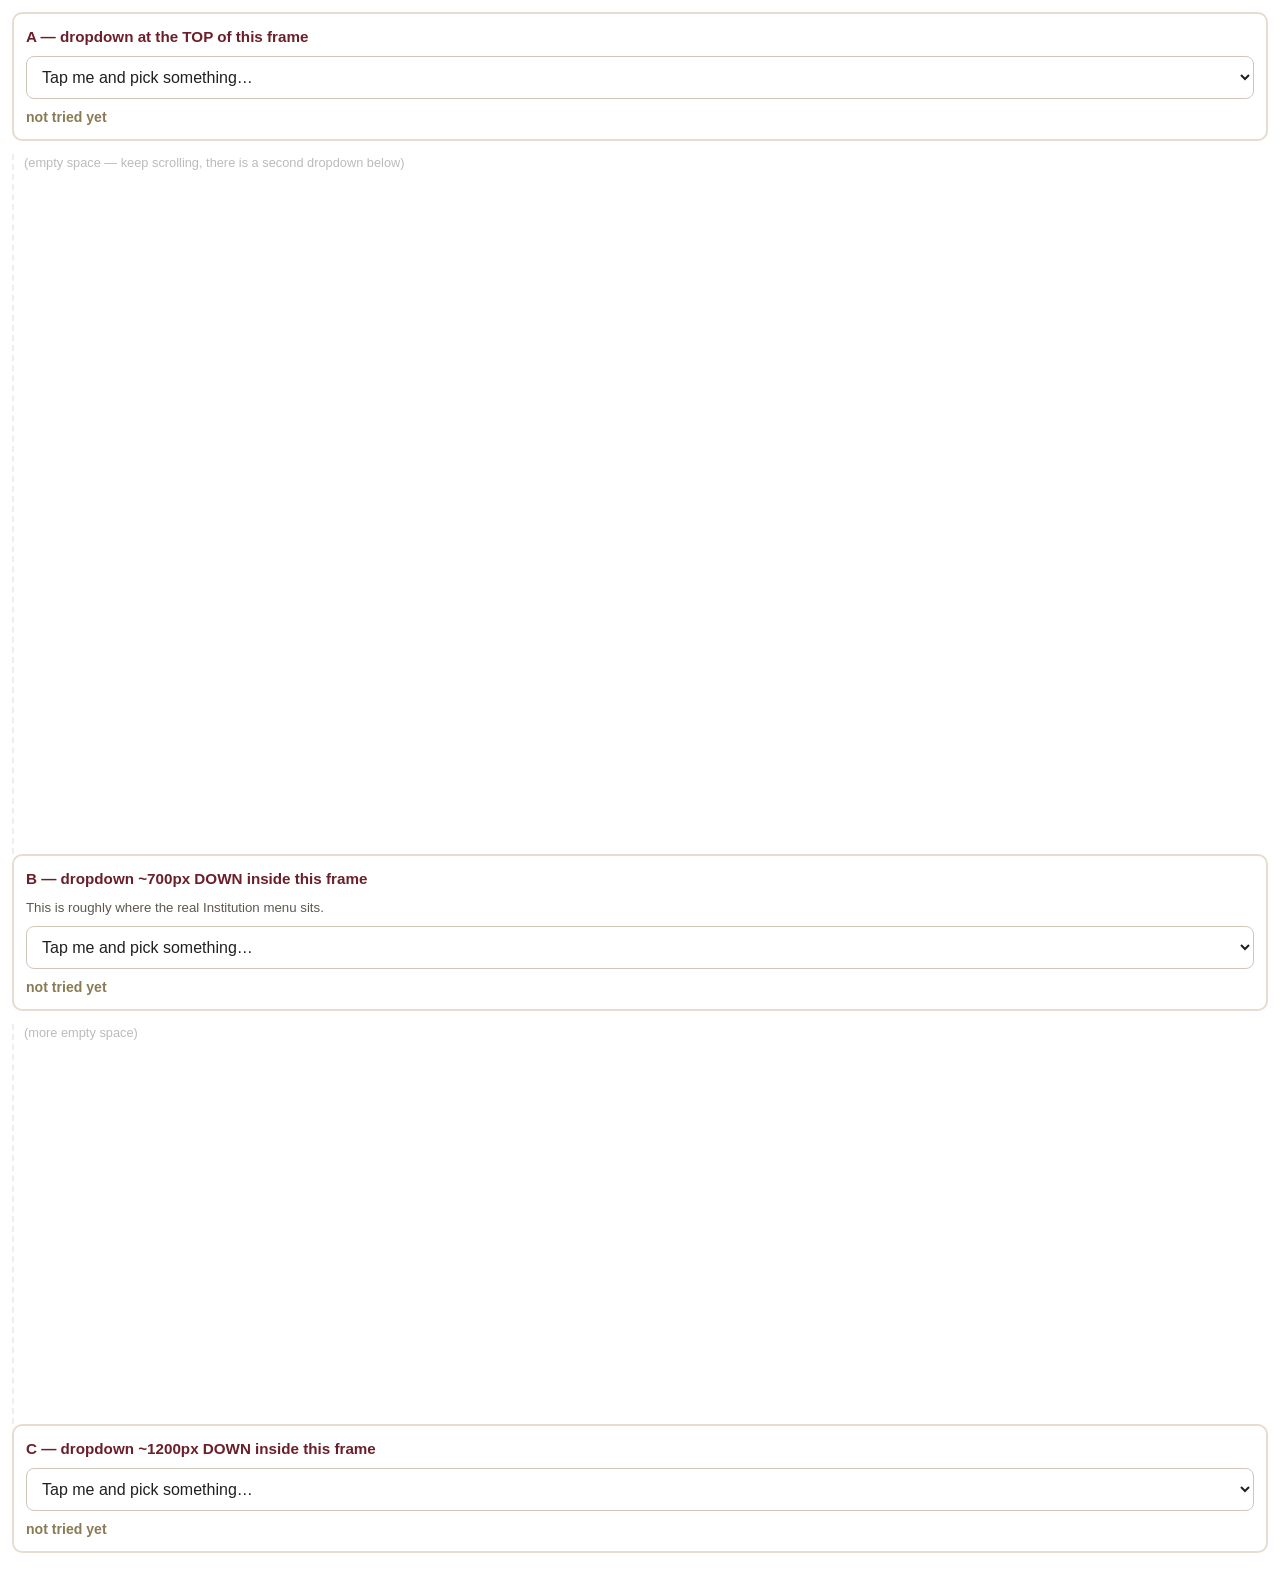
<file: frame-probe.html>
<!DOCTYPE html>
<html lang="en-CA">
<head>
<meta charset="utf-8">
<meta name="viewport" content="width=device-width, initial-scale=1">
<title>Frame probe</title>
<style>
  body{margin:0;padding:12px;background:#fff;color:#22201e;line-height:1.45;
       font-family:-apple-system,BlinkMacSystemFont,"Segoe UI",Roboto,Arial,sans-serif}
  .b{border:2px solid #e4ddd0;border-radius:10px;padding:12px;margin-bottom:12px}
  .b.ok{border-color:#2f6b4f;background:#eaf3ee}
  h2{font-size:.95rem;margin:0 0 8px;color:#6b1f2a}
  select{font:inherit;font-size:16px;padding:11px;width:100%;border:1px solid #cfc7b8;
         border-radius:8px;background:#fff;color:#22201e}
  .r{margin-top:8px;font-weight:700;font-size:.88rem;color:#8a7a55}
  .r.ok{color:#2f6b4f}
  .fill{color:#bbb;font-size:.8rem;border-left:2px dashed #eee;padding-left:10px}
</style>
</head>
<body>

<div class="b" id="bTop">
  <h2>A — dropdown at the TOP of this frame</h2>
  <select onchange="ok('bTop','rTop')">
    <option>Tap me and pick something…</option>
    <option>Option 1</option><option>Option 2</option><option>Option 3</option>
  </select>
  <div class="r" id="rTop">not tried yet</div>
</div>

<div class="fill" style="height:700px">
  <p>(empty space — keep scrolling, there is a second dropdown below)</p>
</div>

<div class="b" id="bLow">
  <h2>B — dropdown ~700px DOWN inside this frame</h2>
  <p style="font-size:.83rem;color:#5c5751;margin:0 0 8px">
    This is roughly where the real Institution menu sits.</p>
  <select onchange="ok('bLow','rLow')">
    <option>Tap me and pick something…</option>
    <option>Option 1</option><option>Option 2</option><option>Option 3</option>
  </select>
  <div class="r" id="rLow">not tried yet</div>
</div>

<div class="fill" style="height:400px"><p>(more empty space)</p></div>

<div class="b" id="bDeep">
  <h2>C — dropdown ~1200px DOWN inside this frame</h2>
  <select onchange="ok('bDeep','rDeep')">
    <option>Tap me and pick something…</option>
    <option>Option 1</option><option>Option 2</option><option>Option 3</option>
  </select>
  <div class="r" id="rDeep">not tried yet</div>
</div>

<script>
function ok(box, res){
  document.getElementById(box).className = "b ok";
  var r = document.getElementById(res);
  r.className = "r ok"; r.textContent = "✓ WORKED";
}
</script>
</body>
</html>
</file>
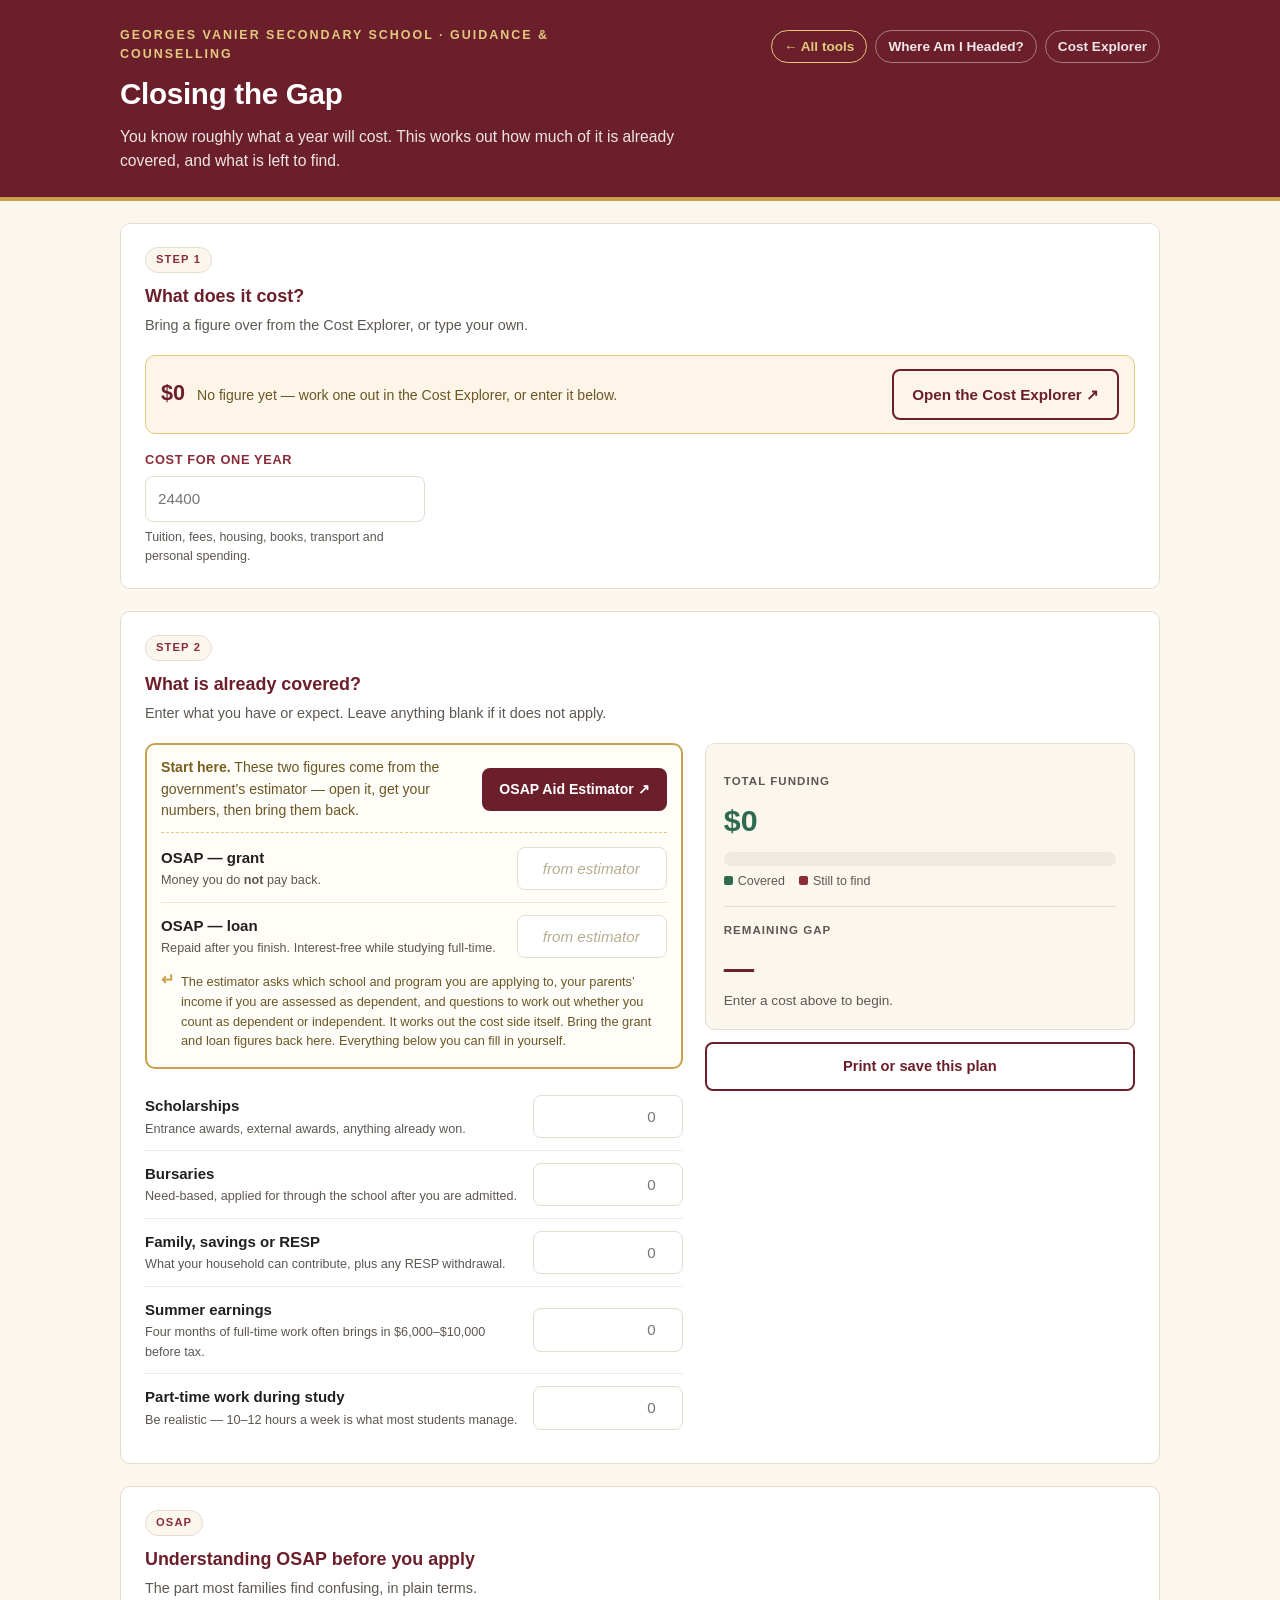
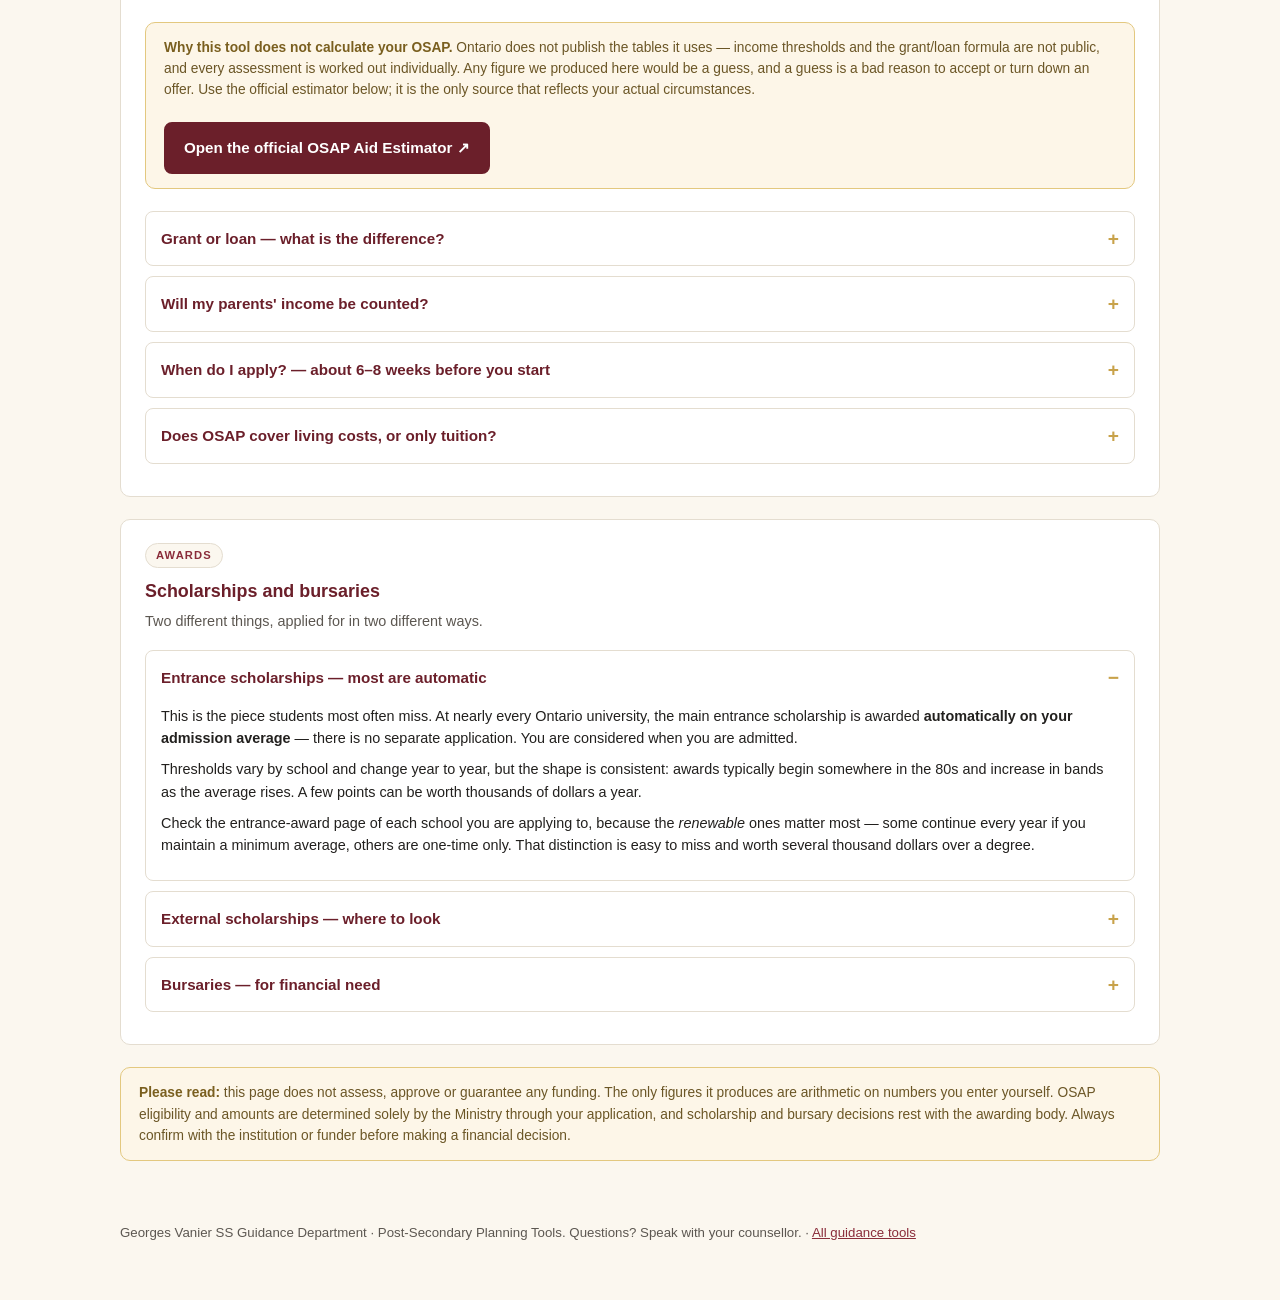
<file: funding.html>
<!DOCTYPE html>
<html lang="en-CA">
<head>
<meta charset="utf-8">
<meta name="viewport" content="width=device-width, initial-scale=1">
<title>Closing the Gap — Georges Vanier SS Guidance</title>
<link rel="stylesheet" href="common.css">
<style>
/* ==========================================================================
   Closing the Gap — the funding half of the Post-Secondary Planning Tools
   --------------------------------------------------------------------------
   DESIGN RULE, DELIBERATE: this tool does NOT calculate an OSAP entitlement.
   Ontario does not publish the assessment tables — income thresholds, grant
   and loan formulas are not public, assessment is individual, and the rules
   changed again for programs starting 1 August 2026. Any number we produced
   would be invented, and a family could turn down an offer or take on debt
   because of it. So OSAP is an INPUT the student fetches from the official
   Aid Estimator, never an output we guess.

   Everything here is either (a) a cost figure verified in the cost tool or
   (b) a number the family typed in themselves.
   ========================================================================== */
.gapgrid{display:grid; grid-template-columns:1.25fr 1fr; gap:22px; align-items:start}

.srcrow{display:grid; grid-template-columns:1fr 150px; gap:12px; align-items:center;
        padding:11px 0; border-bottom:1px solid #f1ece3}
.srcrow:last-of-type{border-bottom:none}
.srcrow .lab{font-weight:600; font-size:.94rem}
.srcrow .lab small{display:block; font-weight:400; font-size:.79rem; color:var(--ink-soft); margin-top:2px}
.srcrow input{
  font:inherit; font-size:.95rem; padding:9px 11px; border:1px solid var(--line);
  border-radius:8px; width:100%; text-align:right; font-variant-numeric:tabular-nums;
  background:var(--paper); color:var(--ink);
}
.srcrow input:focus-visible{outline:3px solid var(--gold-light); outline-offset:1px; border-color:var(--maroon)}

.tally{background:var(--cream); border:1px solid var(--line); border-radius:var(--radius); padding:18px}
.tally .k{font-size:.72rem; letter-spacing:.09em; text-transform:uppercase; color:var(--ink-soft); font-weight:700}
.tally .v{font-size:1.9rem; font-weight:700; line-height:1.15; margin:2px 0 0; font-variant-numeric:tabular-nums}
.tally .v.gap{color:var(--maroon)}
.tally .v.covered{color:var(--ok)}
.tally .sm{font-size:.85rem; color:var(--ink-soft); margin:4px 0 0}
.tally hr{border:none; border-top:1px solid var(--line); margin:15px 0}

.meter{height:14px; background:#efeae1; border-radius:99px; overflow:hidden; margin:14px 0 6px; display:flex}
.meter span{display:block; height:14px}
.meter .m-fund{background:var(--ok)}
.meter .m-gap{background:var(--maroon-light)}
.meterkey{display:flex; gap:14px; font-size:.78rem; color:var(--ink-soft); flex-wrap:wrap}
.meterkey b{display:inline-block; width:9px; height:9px; border-radius:2px; margin-right:5px}

.costline{display:flex; gap:12px; align-items:baseline; flex-wrap:wrap;
          padding:13px 15px; background:var(--warn-bg); border:1px solid var(--gold-light);
          border-radius:var(--radius); margin-bottom:16px}
.costline .cl-v{font-size:1.35rem; font-weight:700; color:var(--maroon); font-variant-numeric:tabular-nums}
.costline .cl-l{font-size:.88rem; color:var(--warn-ink); flex:1; min-width:180px}

/* The two OSAP rows are the only inputs a student cannot supply from memory —
   they have to fetch them. Grouping them with the estimator link attached means
   nobody meets the fields before meeting the source. */
.osapgroup{
  border:2px solid var(--gold); border-radius:var(--radius);
  background:#fffdf7; padding:0 14px 6px; margin-bottom:14px;
}
.osaphead{
  display:flex; gap:12px; align-items:center; justify-content:space-between; flex-wrap:wrap;
  padding:12px 0 10px; border-bottom:1px dashed var(--gold-light); margin-bottom:2px;
}
.osaphead .lead{font-size:.88rem; color:var(--warn-ink); flex:1; min-width:170px}
.osaphead .lead strong{color:#7a5f1f}
.osapbtn{
  display:inline-flex; align-items:center; gap:7px; text-decoration:none; white-space:nowrap;
  background:var(--maroon); color:#fff; font-weight:700; font-size:.88rem;
  padding:9px 15px; border-radius:8px; border:2px solid var(--maroon);
  animation:nudge 2.6s ease-in-out 3;
}
.osapbtn:hover, .osapbtn:focus{background:var(--maroon-light); border-color:var(--maroon-light); color:#fff}
@keyframes nudge{
  0%,100%{transform:translateY(0); box-shadow:0 0 0 0 rgba(200,162,74,0)}
  8%{transform:translateY(-3px); box-shadow:0 0 0 6px rgba(200,162,74,.35)}
  16%{transform:translateY(0); box-shadow:0 0 0 0 rgba(200,162,74,0)}
}
/* A pulse is an attention cue, not content — honour the preference. */
@media (prefers-reduced-motion: reduce){ .osapbtn{animation:none} }

.osapgroup .srcrow{border-bottom-color:#f0e6cf}
.osapgroup .srcrow:last-of-type{border-bottom:none}
.osapgroup input::placeholder{color:#b8ad93; font-style:italic}
.osapfoot{
  margin:2px 0 10px; font-size:.8rem; color:var(--warn-ink); display:flex; gap:7px; align-items:flex-start;
}
.osapfoot .ar{color:var(--gold); font-weight:700; font-size:1rem; line-height:1}

.cards{display:grid; grid-template-columns:repeat(auto-fit,minmax(230px,1fr)); gap:14px; margin-top:4px}
.card{background:var(--paper); border:1px solid var(--line); border-radius:var(--radius); padding:15px 17px}
.card h3{margin:0 0 5px; font-size:.98rem; color:var(--maroon); font-weight:700}
.card p{margin:0 0 8px; font-size:.87rem; color:var(--ink-soft)}
.card a{color:var(--maroon-light); font-weight:600; font-size:.87rem}

/* ---------- print / save as PDF ----------
   Built from the live inputs at print time. Runs entirely in the browser —
   the figures a family types here are never uploaded anywhere. */
.printbtn{
  display:block; width:100%; text-align:center; cursor:pointer; font:inherit;
  font-weight:700; font-size:.92rem; padding:11px 16px; margin-top:12px;
  background:transparent; color:var(--maroon); border:2px solid var(--maroon); border-radius:8px;
}
.printbtn:hover, .printbtn:focus{background:var(--maroon); color:#fff}
.fbbtn{
  display:block; width:100%; text-align:center; text-decoration:none; font:inherit;
  font-weight:600; font-size:.85rem; padding:9px 14px; margin-top:8px; border-radius:8px;
  color:var(--ink-soft); border:1px dashed var(--line);
}
.fbbtn:hover, .fbbtn:focus{color:var(--maroon); border-color:var(--maroon); border-style:solid}
.fbbtn.hide{display:none}
#printReport{display:none}

@media print{
  body{background:#fff}
  body > *{display:none !important}
  #printReport{display:block !important; color:#000}
  #printReport h1{font-size:17pt; margin:0 0 2pt; color:#000}
  #printReport .rp-school{font-size:9pt; letter-spacing:.08em; text-transform:uppercase; margin:0 0 10pt}
  #printReport .rp-made{font-size:8.5pt; color:#444; margin:0 0 14pt}
  #printReport h2{font-size:11pt; margin:14pt 0 5pt; border-bottom:1px solid #999; padding-bottom:2pt}
  #printReport table{width:100%; border-collapse:collapse; font-size:10pt}
  #printReport th{text-align:left; border-bottom:1px solid #999; padding:3pt 0; font-size:8.5pt;
                  text-transform:uppercase; letter-spacing:.06em}
  #printReport td{padding:3pt 0; border-bottom:1px solid #ddd}
  #printReport td:last-child, #printReport th:last-child{text-align:right; white-space:nowrap}
  #printReport tr.tot td{font-weight:700; border-top:2px solid #000; border-bottom:none; padding-top:5pt}
  #printReport .rp-big{font-size:14pt; font-weight:700; margin:2pt 0 0}
  #printReport .rp-disc{font-size:8.5pt; color:#333; border:1px solid #999; padding:7pt; margin-top:14pt}
  #printReport .rp-url{font-size:8pt; color:#555; margin-top:10pt; word-break:break-all}
  @page{margin:16mm}
}

@media (max-width:820px){
  .gapgrid{grid-template-columns:1fr}
  .srcrow{grid-template-columns:1fr 120px}
}
</style>
</head>
<body>

<header class="masthead">
  <div class="wrap mhead">
    <div class="mtext">
      <p class="school">Georges Vanier Secondary School &middot; Guidance &amp; Counselling</p>
      <h1>Closing the Gap</h1>
      <p>You know roughly what a year will cost. This works out how much of it is already covered,
         and what is left to find.</p>
    </div>
    <nav class="toolnav" aria-label="Guidance tools">
      <a class="home" href="index.html">&#8592; All tools</a>
      <a href="career.html">Where Am I Headed?</a>
      <a href="finance-planner.html">Cost Explorer</a>
    </nav>
  </div>
</header>

<main class="wrap">

  <!-- ============ STEP 1: THE COST ============ -->
  <section class="panel">
    <span class="step">Step 1</span>
    <h2>What does it cost?</h2>
    <p class="hint">Bring a figure over from the Cost Explorer, or type your own.</p>

    <div class="costline" id="costLine">
      <span class="cl-v" id="costVal">$0</span>
      <span class="cl-l" id="costLab">No figure yet &mdash; work one out in the Cost Explorer, or enter it below.</span>
      <a class="btn outline" href="finance-planner.html" id="costLink">Open the Cost Explorer &#8599;</a>
    </div>

    <div class="field" style="max-width:280px">
      <label for="costInput">Cost for one year</label>
      <input type="number" id="costInput" min="0" step="100" placeholder="24400" inputmode="numeric">
      <span class="sub">Tuition, fees, housing, books, transport and personal spending.</span>
    </div>
  </section>

  <!-- ============ STEP 2: FUNDING ============ -->
  <section class="panel">
    <span class="step">Step 2</span>
    <h2>What is already covered?</h2>
    <p class="hint">Enter what you have or expect. Leave anything blank if it does not apply.</p>

    <div class="gapgrid">
      <div>
        <div class="osapgroup">
          <div class="osaphead">
            <span class="lead"><strong>Start here.</strong> These two figures come from the
              government&rsquo;s estimator &mdash; open it, get your numbers, then bring them back.</span>
            <a class="osapbtn" id="estBtn"
               href="https://osap.gov.on.ca/AidEstimatorWeb/enterapp/enter.xhtml"
               target="_blank" rel="noopener noreferrer">OSAP Aid Estimator &#8599;</a>
          </div>

          <div class="srcrow">
            <span class="lab">OSAP &mdash; grant
              <small>Money you do <strong>not</strong> pay back.</small></span>
            <input type="number" id="f_grant" min="0" step="100" placeholder="from estimator" inputmode="numeric">
          </div>
          <div class="srcrow">
            <span class="lab">OSAP &mdash; loan
              <small>Repaid after you finish. Interest-free while studying full-time.</small></span>
            <input type="number" id="f_loan" min="0" step="100" placeholder="from estimator" inputmode="numeric">
          </div>

          <p class="osapfoot"><span class="ar">&#8629;</span>
            <span>The estimator asks which school and program you are applying to, your parents&rsquo;
              income if you are assessed as dependent, and questions to work out whether you count as
              dependent or independent. It works out the cost side itself. Bring the grant and loan
              figures back here. Everything below you can fill in yourself.</span></p>
        </div>
        <div class="srcrow">
          <span class="lab">Scholarships
            <small>Entrance awards, external awards, anything already won.</small></span>
          <input type="number" id="f_schol" min="0" step="100" placeholder="0" inputmode="numeric">
        </div>
        <div class="srcrow">
          <span class="lab">Bursaries
            <small>Need-based, applied for through the school after you are admitted.</small></span>
          <input type="number" id="f_burs" min="0" step="100" placeholder="0" inputmode="numeric">
        </div>
        <div class="srcrow">
          <span class="lab">Family, savings or RESP
            <small>What your household can contribute, plus any RESP withdrawal.</small></span>
          <input type="number" id="f_family" min="0" step="100" placeholder="0" inputmode="numeric">
        </div>
        <div class="srcrow">
          <span class="lab">Summer earnings
            <small>Four months of full-time work often brings in $6,000&ndash;$10,000 before tax.</small></span>
          <input type="number" id="f_summer" min="0" step="100" placeholder="0" inputmode="numeric">
        </div>
        <div class="srcrow">
          <span class="lab">Part-time work during study
            <small>Be realistic &mdash; 10&ndash;12 hours a week is what most students manage.</small></span>
          <input type="number" id="f_part" min="0" step="100" placeholder="0" inputmode="numeric">
        </div>
      </div>

      <aside>
        <div class="tally">
          <p class="k">Total funding</p>
          <p class="v covered" id="vFund">$0</p>
          <div class="meter" id="meter" aria-hidden="true"></div>
          <div class="meterkey">
            <span><b style="background:#2f6b4f"></b>Covered</span>
            <span><b style="background:#8a2c3a"></b>Still to find</span>
          </div>
          <hr>
          <p class="k" id="kGap">Remaining gap</p>
          <p class="v gap" id="vGap">&mdash;</p>
          <p class="sm" id="sGap">Enter a cost above to begin.</p>
        </div>
        <div class="callout" id="advice" hidden></div>
        <button type="button" class="printbtn" id="printBtn">Print or save this plan</button>
        <a class="fbbtn hide" id="fbBtn" target="_blank" rel="noopener noreferrer"
           href="#">Report a problem with this page</a>
      </aside>
    </div>
  </section>

  <!-- ============ OSAP ============ -->
  <section class="panel">
    <span class="step">OSAP</span>
    <h2>Understanding OSAP before you apply</h2>
    <p class="hint">The part most families find confusing, in plain terms.</p>

    <div class="warnbox">
      <strong>Why this tool does not calculate your OSAP.</strong>
      Ontario does not publish the tables it uses &mdash; income thresholds and the grant/loan
      formula are not public, and every assessment is worked out individually. Any figure we
      produced here would be a guess, and a guess is a bad reason to accept or turn down an
      offer. Use the official estimator below; it is the only source that reflects your actual
      circumstances.
      <br><br>
      <a class="btn" href="https://osap.gov.on.ca/AidEstimatorWeb/enterapp/enter.xhtml"
         target="_blank" rel="noopener noreferrer">Open the official OSAP Aid Estimator &#8599;</a>
    </div>

    <details class="exp">
      <summary>Grant or loan &mdash; what is the difference?</summary>
      <div class="body">
        <p>An OSAP assessment usually returns both.</p>
        <ul>
          <li><strong>Grant</strong> &mdash; you keep it. Nothing to repay.</li>
          <li><strong>Loan</strong> &mdash; repaid once you finish, and it does not accrue interest
              while you are studying full-time.</li>
        </ul>
        <p>Enter them separately above. They are both money you can spend this year, but only one
           of them follows you afterwards, and that matters when you compare pathways.</p>
      </div>
    </details>

    <details class="exp">
      <summary>Will my parents' income be counted?</summary>
      <div class="body">
        <p>Usually yes, if you are applying straight out of high school. OSAP treats most students
           as <strong>dependent</strong>, which means household income forms part of the
           assessment even if your family is not contributing anything.</p>
        <p>You are generally assessed as <strong>independent</strong> if you have been out of high
           school four or more years, have worked full-time for two years, are married or have
           children of your own. The definitions are exact, so check them rather than assuming.</p>
        <p>If your family situation is complicated &mdash; estrangement, a parent who will not
           share income details, a recent change in circumstances &mdash; speak to a counsellor.
           There are review processes, and they are not obvious from the website.</p>
      </div>
    </details>

    <details class="exp">
      <summary>When do I apply? &mdash; about 6&ndash;8 weeks before you start</summary>
      <div class="body">
        <p><strong>Aim to apply 6&ndash;8 weeks before your program begins.</strong> For a September
           start that means <strong>May or June</strong>. Assessment takes time, and applying in that
           window is what gets funding released around the time tuition is actually due rather than
           weeks into the term.</p>
        <p><strong>You do not need an offer in hand.</strong> Apply while you are still waiting to
           hear back &mdash; you can change the school and program later without starting over.
           Waiting for an acceptance before applying is the single most common reason money arrives
           late.</p>
        <p>Have ready:</p>
        <ul>
          <li>Your Social Insurance Number</li>
          <li>Your parents' or guardians' income information, if you are assessed as dependent</li>
          <li>The school and program you are applying to (an estimate is fine; you can change it)</li>
          <li>Your own income and savings</li>
        </ul>
        <p>You will need to confirm your enrolment once term starts before funds are released.</p>
      </div>
    </details>

    <details class="exp">
      <summary>Does OSAP cover living costs, or only tuition?</summary>
      <div class="body">
        <p>The assessment considers your whole cost of attendance &mdash; tuition, fees, books,
           and living expenses &mdash; not just the tuition line.</p>
        <p><strong>You do not have to work that cost out yourself.</strong> The estimator asks which
           school and program you are applying to and calculates the cost side from that. What it
           asks <em>you</em> for is your family&rsquo;s income and the questions that establish
           whether you are assessed as dependent or independent.</p>
        <p>So the figure from the Cost Explorer is not something you feed into the estimator &mdash;
           it is what you compare the result against. OSAP tells you what you are likely to get;
           this page tells you whether that closes the gap.</p>
      </div>
    </details>
  </section>

  <!-- ============ SCHOLARSHIPS & BURSARIES ============ -->
  <section class="panel">
    <span class="step">Awards</span>
    <h2>Scholarships and bursaries</h2>
    <p class="hint">Two different things, applied for in two different ways.</p>

    <details class="exp" open>
      <summary>Entrance scholarships &mdash; most are automatic</summary>
      <div class="body">
        <p>This is the piece students most often miss. At nearly every Ontario university, the main
           entrance scholarship is awarded <strong>automatically on your admission average</strong>
           &mdash; there is no separate application. You are considered when you are admitted.</p>
        <p>Thresholds vary by school and change year to year, but the shape is consistent: awards
           typically begin somewhere in the 80s and increase in bands as the average rises. A few
           points can be worth thousands of dollars a year.</p>
        <p>Check the entrance-award page of each school you are applying to, because the
           <em>renewable</em> ones matter most &mdash; some continue every year if you maintain a
           minimum average, others are one-time only. That distinction is easy to miss and worth
           several thousand dollars over a degree.</p>
      </div>
    </details>

    <details class="exp">
      <summary>External scholarships &mdash; where to look</summary>
      <div class="body">
        <p>These are awarded by organisations rather than schools, and they do need applications
           and usually references, so start early.</p>
        <ul>
          <li><a href="https://www.scholarshipscanada.com/" target="_blank" rel="noopener noreferrer">ScholarshipsCanada</a>
              &mdash; the largest Canadian database, searchable by profile.</li>
          <li><a href="https://studentawards.com/" target="_blank" rel="noopener noreferrer">StudentAwards</a>
              &mdash; similar, worth registering with both.</li>
          <li><a href="https://loranscholar.ca/" target="_blank" rel="noopener noreferrer">Loran Award</a>
              &mdash; among the largest in Canada, judged on character and service rather than marks
              alone. Applications typically close in the autumn of Grade 12.</li>
          <li><a href="https://schulichleaders.com/" target="_blank" rel="noopener noreferrer">Schulich Leader Scholarships</a>
              &mdash; for STEM, nominated through your school, so speak to guidance early.</li>
          <li><a href="https://www.td.com/ca/en/personal-banking/solutions/student-banking/scholarship-for-community-leadership" target="_blank" rel="noopener noreferrer">TD Scholarships for Community Leadership</a>
              &mdash; recognises sustained community involvement.</li>
        </ul>
        <p><strong>Ask your counsellor about school-nominated awards.</strong> Some of the largest
           require a nomination from Georges Vanier rather than a direct application, so they never
           appear in a public search.</p>
      </div>
    </details>

    <details class="exp">
      <summary>Bursaries &mdash; for financial need</summary>
      <div class="body">
        <p>Bursaries are based on <strong>need, not marks</strong>, and you generally apply
           <em>after</em> you have been admitted and registered, through the school's own financial
           aid office. Most institutions open applications in September or October.</p>
        <p>They are frequently under-claimed, because students assume they will not qualify or do
           not know they exist. If money is tight, apply. Many schools also hold emergency bursary
           funds for students whose circumstances change mid-year.</p>
        <p>Applying for OSAP first usually helps, since many bursaries use your OSAP assessment as
           evidence of need.</p>
      </div>
    </details>
  </section>

  <div class="warnbox">
    <strong>Please read:</strong> this page does not assess, approve or guarantee any funding.
    The only figures it produces are arithmetic on numbers you enter yourself. OSAP eligibility
    and amounts are determined solely by the Ministry through your application, and scholarship
    and bursary decisions rest with the awarding body. Always confirm with the institution or
    funder before making a financial decision.
  </div>

  <footer>
    <p>Georges Vanier SS Guidance Department &middot; Post-Secondary Planning Tools.
       Questions? Speak with your counsellor.
       &middot; <a href="index.html">All guidance tools</a></p>
  </footer>
</main>

<!-- Built at print time from whatever is currently entered. -->
<div id="printReport" aria-hidden="true"></div>

<script>
const $ = id => document.getElementById(id);
const money = n => "$" + Math.round(n).toLocaleString("en-CA");
const SOURCES = ["f_grant","f_loan","f_schol","f_burs","f_family","f_summer","f_part"];

/* Embed mode: same behaviour as the cost tool, so it sits cleanly in an iframe
   on the Evoq page. Switches on automatically when framed. */
(function(){
  const q = window.location.search;
  let embedded;
  try { embedded = window.self !== window.top; } catch(e){ embedded = true; }
  if(/[?&]embed=1/.test(q)) embedded = true;
  if(/[?&]embed=0/.test(q)) embedded = false;
  if(embedded) document.body.classList.add("embed");
})();

/* A cost can be handed over from the Cost Explorer:
   funding.html?cost=24400&label=Mechanical%20Engineering%20at%20U%20of%20T
   Nothing is invented here — the number came from the verified cost tool. */
(function(){
  const q = new URLSearchParams(window.location.search);
  const c = parseFloat(q.get("cost"));
  const label = q.get("label");
  if(c > 0){
    $("costInput").value = Math.round(c);
    if(label) $("costLab").textContent = decodeURIComponent(label) + " — carried over from the Cost Explorer.";
  }

  /* Some programmes carry a large cost that provincial student aid cannot touch
     — Waterloo's aviation degrees bill about $100,000 of flight training through
     the Waterloo-Wellington Flight Centre, and OSAP will not fund a cent of it.
     A family working through this page would otherwise enter an OSAP figure and
     believe the gap was closed. The cost tool passes the ineligible amount as
     `nofund`; this surfaces it before they reach the OSAP fields. */
  const nf = parseFloat(q.get("nofund"));
  if(nf > 0){
    const box = document.createElement("div");
    box.className = "warnbox";
    box.style.margin = "0 0 16px";
    box.innerHTML = "<strong>Careful with this one — OSAP cannot cover all of it.</strong> "
      + "About <strong>$" + Math.round(nf).toLocaleString("en-CA") + " a year</strong> of the "
      + "figure above is flight training billed by the flight centre rather than the university, "
      + "and <strong>provincial student aid will not fund any part of it</strong>. Whatever OSAP "
      + "assesses, that portion still has to come from somewhere else — RESP, family, a bank loan "
      + "or line of credit, or scholarships. Enter your OSAP figures below as normal, but read the "
      + "remaining gap as the real one.";
    const step2 = $("f_grant").closest(".panel");
    step2.insertBefore(box, step2.querySelector(".gapgrid"));
  }
  /* Preserve embed mode when linking back, so the button does not break out
     of the iframe into an unstyled page. */
  if(document.body.classList.contains("embed")){
    document.querySelectorAll('#costLink, .toolnav a').forEach(a => {
      a.setAttribute("target", "_blank");
      a.setAttribute("rel", "noopener noreferrer");
    });
  }
})();

function num(id){
  const v = parseFloat($(id).value);
  return isFinite(v) && v > 0 ? v : 0;
}

function render(){
  const cost = num("costInput");
  const funding = SOURCES.reduce((a,id) => a + num(id), 0);
  const gap = cost - funding;

  $("costVal").textContent = cost ? money(cost) : "$0";
  $("vFund").textContent = money(funding);

  /* Meter shows the share of cost covered. With no cost entered there is
     nothing meaningful to divide by, so it stays empty. */
  const pct = cost > 0 ? Math.min(funding / cost, 1) : 0;
  $("meter").innerHTML = cost > 0
    ? "<span class='m-fund' style='width:" + (pct*100).toFixed(1) + "%'></span>"
      + "<span class='m-gap' style='width:" + ((1-pct)*100).toFixed(1) + "%'></span>"
    : "";

  const adv = $("advice");
  if(!cost){
    $("kGap").textContent = "Remaining gap";
    $("vGap").textContent = "—";
    $("vGap").className = "v gap";
    $("sGap").textContent = "Enter a cost above to begin.";
    adv.hidden = true;
    return;
  }

  if(gap > 0){
    $("kGap").textContent = "Remaining gap";
    $("vGap").textContent = money(gap);
    $("vGap").className = "v gap";
    $("sGap").textContent = "About " + money(gap/12) + " a month across the year, or "
      + money(gap/8) + " across the eight months of study.";
    adv.hidden = false;
    adv.innerHTML = "<strong>Still short " + money(gap) + ".</strong> Worth trying, roughly in "
      + "order of how much they move the number: living at home if that is an option, bursaries "
      + "through the school once you are admitted, entrance scholarships you may already qualify "
      + "for on your average, and part-time work during term. Speak to a counsellor before "
      + "assuming the gap cannot be closed — it usually can.";
  }else{
    $("kGap").textContent = "Covered, with room to spare";
    $("vGap").textContent = money(-gap);
    $("vGap").className = "v covered";
    $("sGap").textContent = "Your funding covers the cost with " + money(-gap) + " left over.";
    adv.hidden = false;
    adv.innerHTML = "<strong>This year looks covered.</strong> Two things worth checking: whether "
      + "your scholarships are <em>renewable</em> or one-time, and whether the OSAP figure you "
      + "used repeats each year. A first year that balances does not guarantee the next three do.";
  }
}

/* ==========================================================================
   FEEDBACK
   Static hosting means there is no server here to receive a report, so these
   go to a Google Form the department owns. Same setup as the cost tool — see
   the FEEDBACK block in finance-planner.html for how to switch it on. The
   button stays hidden until `url` is filled in.
   ========================================================================== */
const FEEDBACK = { url:"", entryContext:"" };

function updateFeedbackLink(){
  const el = $("fbBtn");
  if(!FEEDBACK.url){ el.classList.add("hide"); return; }
  let href = FEEDBACK.url;
  if(FEEDBACK.entryContext){
    href += (href.indexOf("?") < 0 ? "?" : "&") + "usp=pp_url&entry."
          + FEEDBACK.entryContext + "=" + encodeURIComponent("Closing the Gap (funding)");
  }
  el.href = href;
  el.classList.remove("hide");
}
updateFeedbackLink();

/* ==========================================================================
   PRINT REPORT
   Assembled from the live inputs at print time, so it cannot disagree with
   what is on screen. Nothing leaves the browser.
   ========================================================================== */
const SOURCE_LABELS = {
  f_grant:"OSAP — grant", f_loan:"OSAP — loan", f_schol:"Scholarships",
  f_burs:"Bursaries", f_family:"Family, savings or RESP", f_summer:"Summer earnings",
  f_part:"Part-time work during study"
};

function buildPrintReport(){
  const rep = $("printReport");
  const cost = num("costInput");
  if(!cost){ rep.innerHTML = ""; return; }

  const d = new Date().toLocaleDateString("en-CA", {year:"numeric", month:"long", day:"numeric"});
  const funding = SOURCES.reduce((a,id) => a + num(id), 0);
  const gap = cost - funding;
  const label = $("costLab").textContent.replace(/ — carried over.*$/, "").trim();

  const rows = SOURCES.filter(id => num(id) > 0)
    .map(id => "<tr><td>" + SOURCE_LABELS[id] + "</td><td>" + money(num(id)) + "</td></tr>")
    .join("") || "<tr><td colspan='2'>Nothing entered yet.</td></tr>";

  rep.innerHTML =
      "<p class='rp-school'>Georges Vanier Secondary School &middot; Guidance &amp; Counselling</p>"
    + "<h1>Funding Plan</h1>"
    + "<p class='rp-made'>Prepared " + d
      + " using the Georges Vanier SS Guidance Post-Secondary Planning Tools.</p>"

    + "<h2>Cost for one year</h2>"
    + (/^No figure yet/.test(label) ? "" : "<p style='margin:0 0 3pt;font-size:10pt'>" + label + "</p>")
    + "<p class='rp-big'>" + money(cost) + "</p>"

    + "<h2>Funding</h2>"
    + "<table><thead><tr><th>Source</th><th>Amount</th></tr></thead><tbody>"
      + rows
      + "<tr class='tot'><td>Total funding</td><td>" + money(funding) + "</td></tr>"
      + "</tbody></table>"

    + "<h2>" + (gap > 0 ? "Remaining gap" : "Covered, with room to spare") + "</h2>"
    + "<p class='rp-big'>" + money(Math.abs(gap)) + "</p>"
    + (gap > 0
        ? "<p style='margin:2pt 0 0;font-size:9pt;color:#444'>About " + money(gap/12)
          + " a month across the year, or " + money(gap/8)
          + " across the eight months of study.</p>"
        : "")

    + "<p class='rp-disc'>This plan is arithmetic on figures you entered yourself. It does not "
      + "assess, approve or guarantee any funding. OSAP eligibility and amounts are determined "
      + "solely by the Ministry through your application; scholarship and bursary decisions rest "
      + "with the awarding body. Costs are planning estimates. Confirm with the institution "
      + "before making any financial decision.</p>"
    + "<p class='rp-url'>" + window.location.href.split("?")[0] + "</p>";
}

window.addEventListener("beforeprint", buildPrintReport);
$("printBtn").addEventListener("click", function(){ buildPrintReport(); window.print(); });

["costInput"].concat(SOURCES).forEach(id => $(id).addEventListener("input", render));
render();
</script>
</body>
</html>
</file>
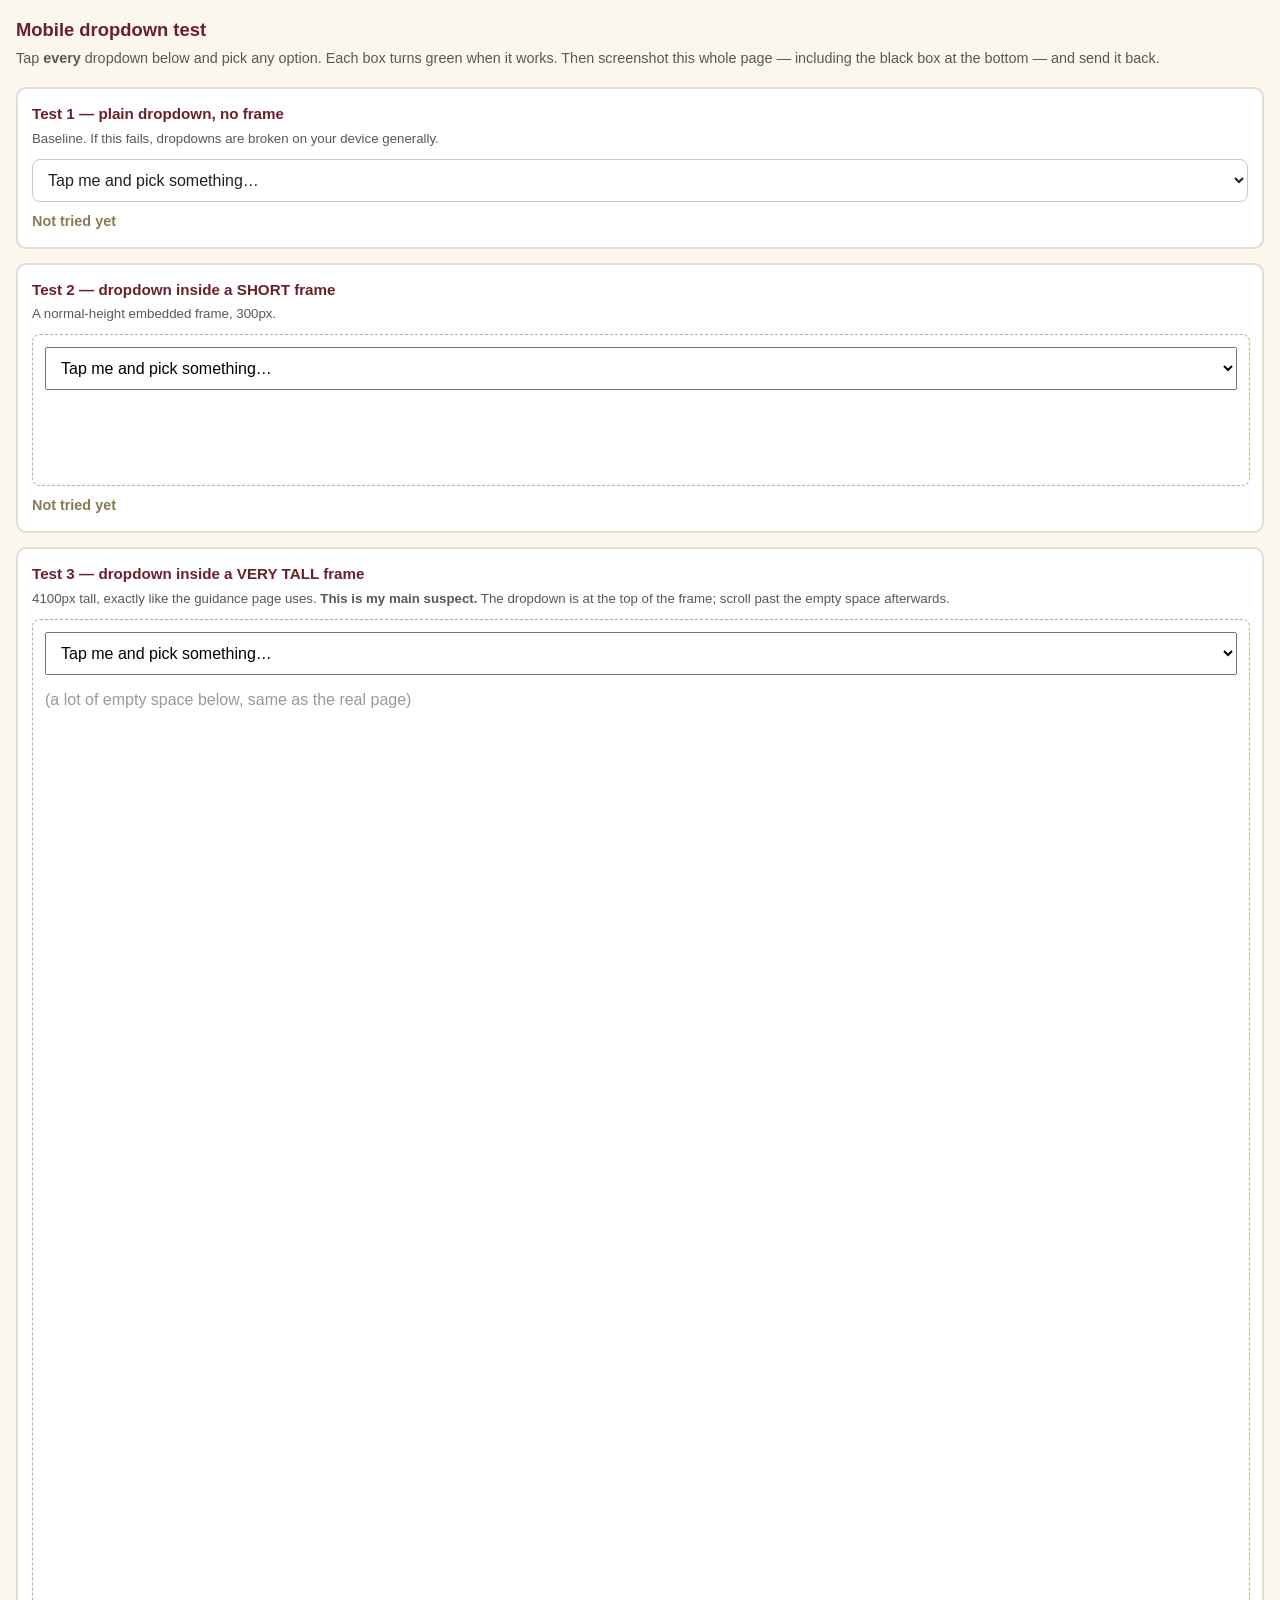
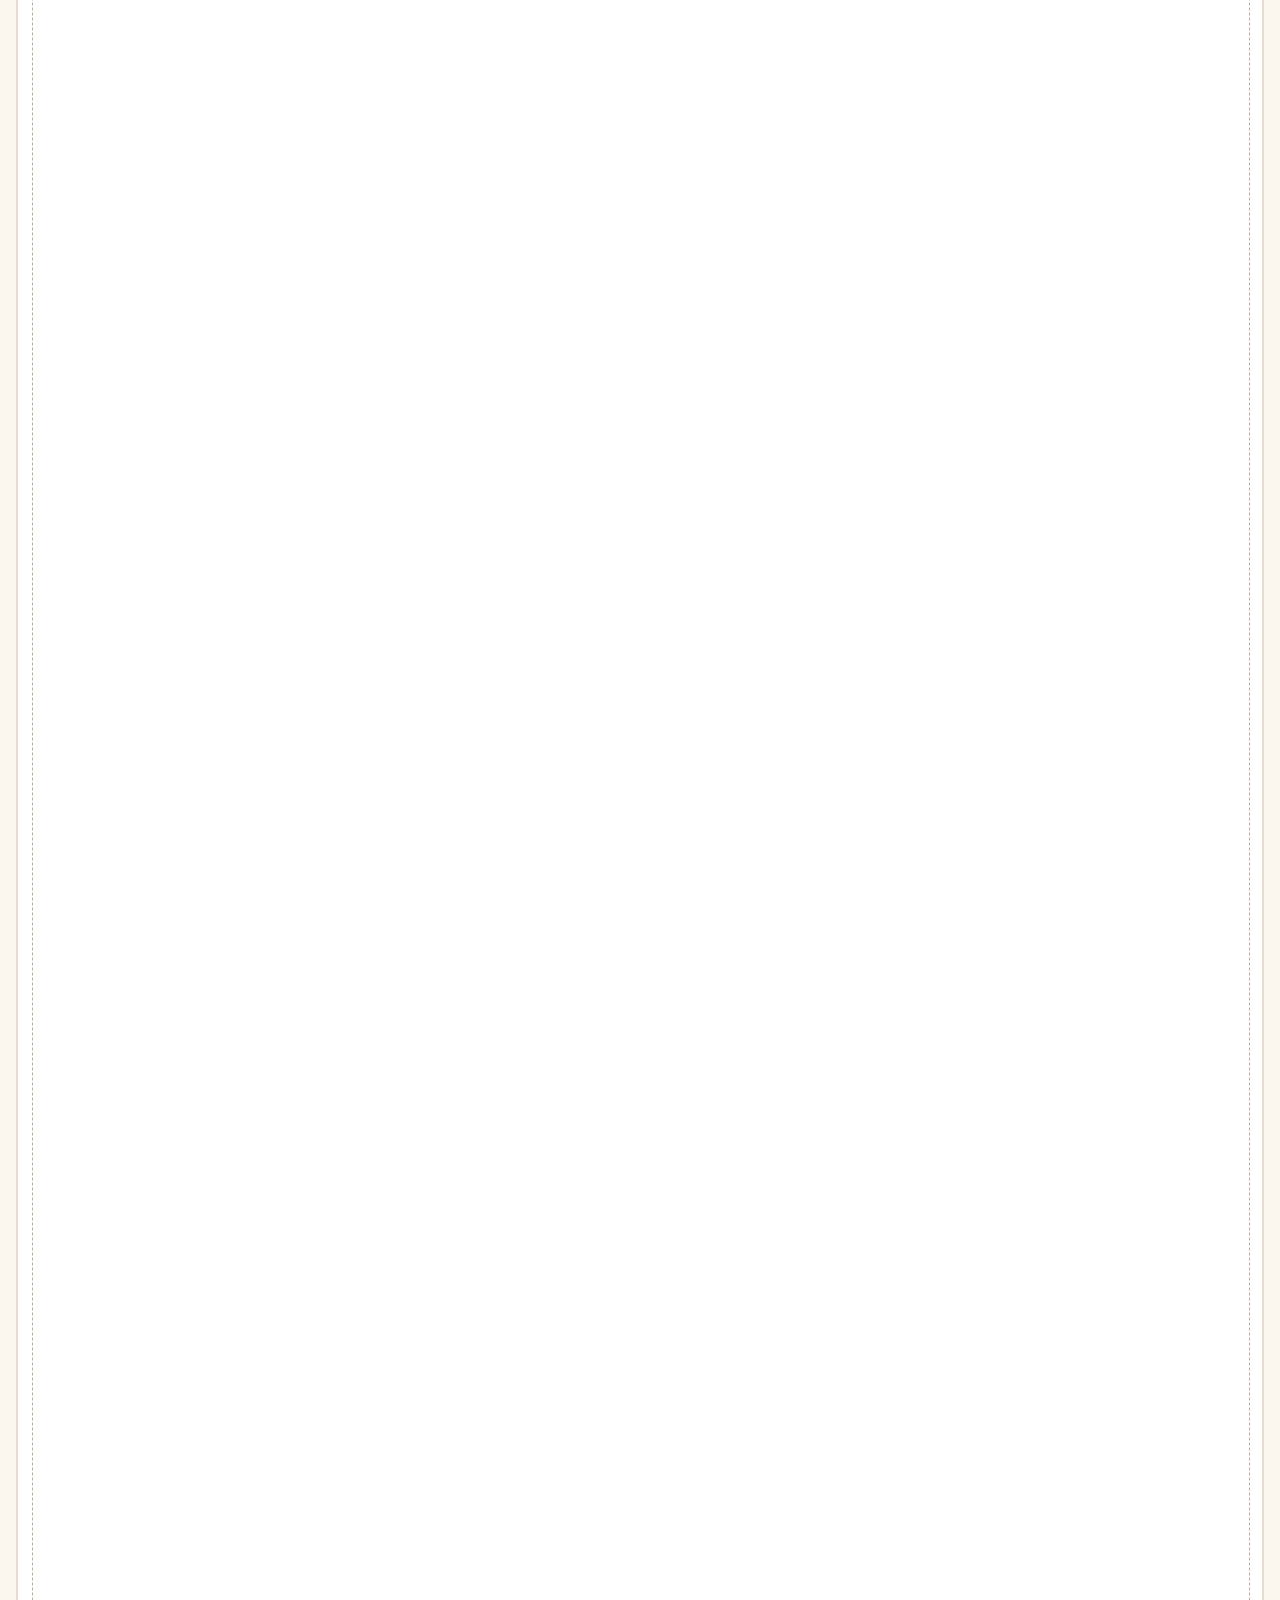
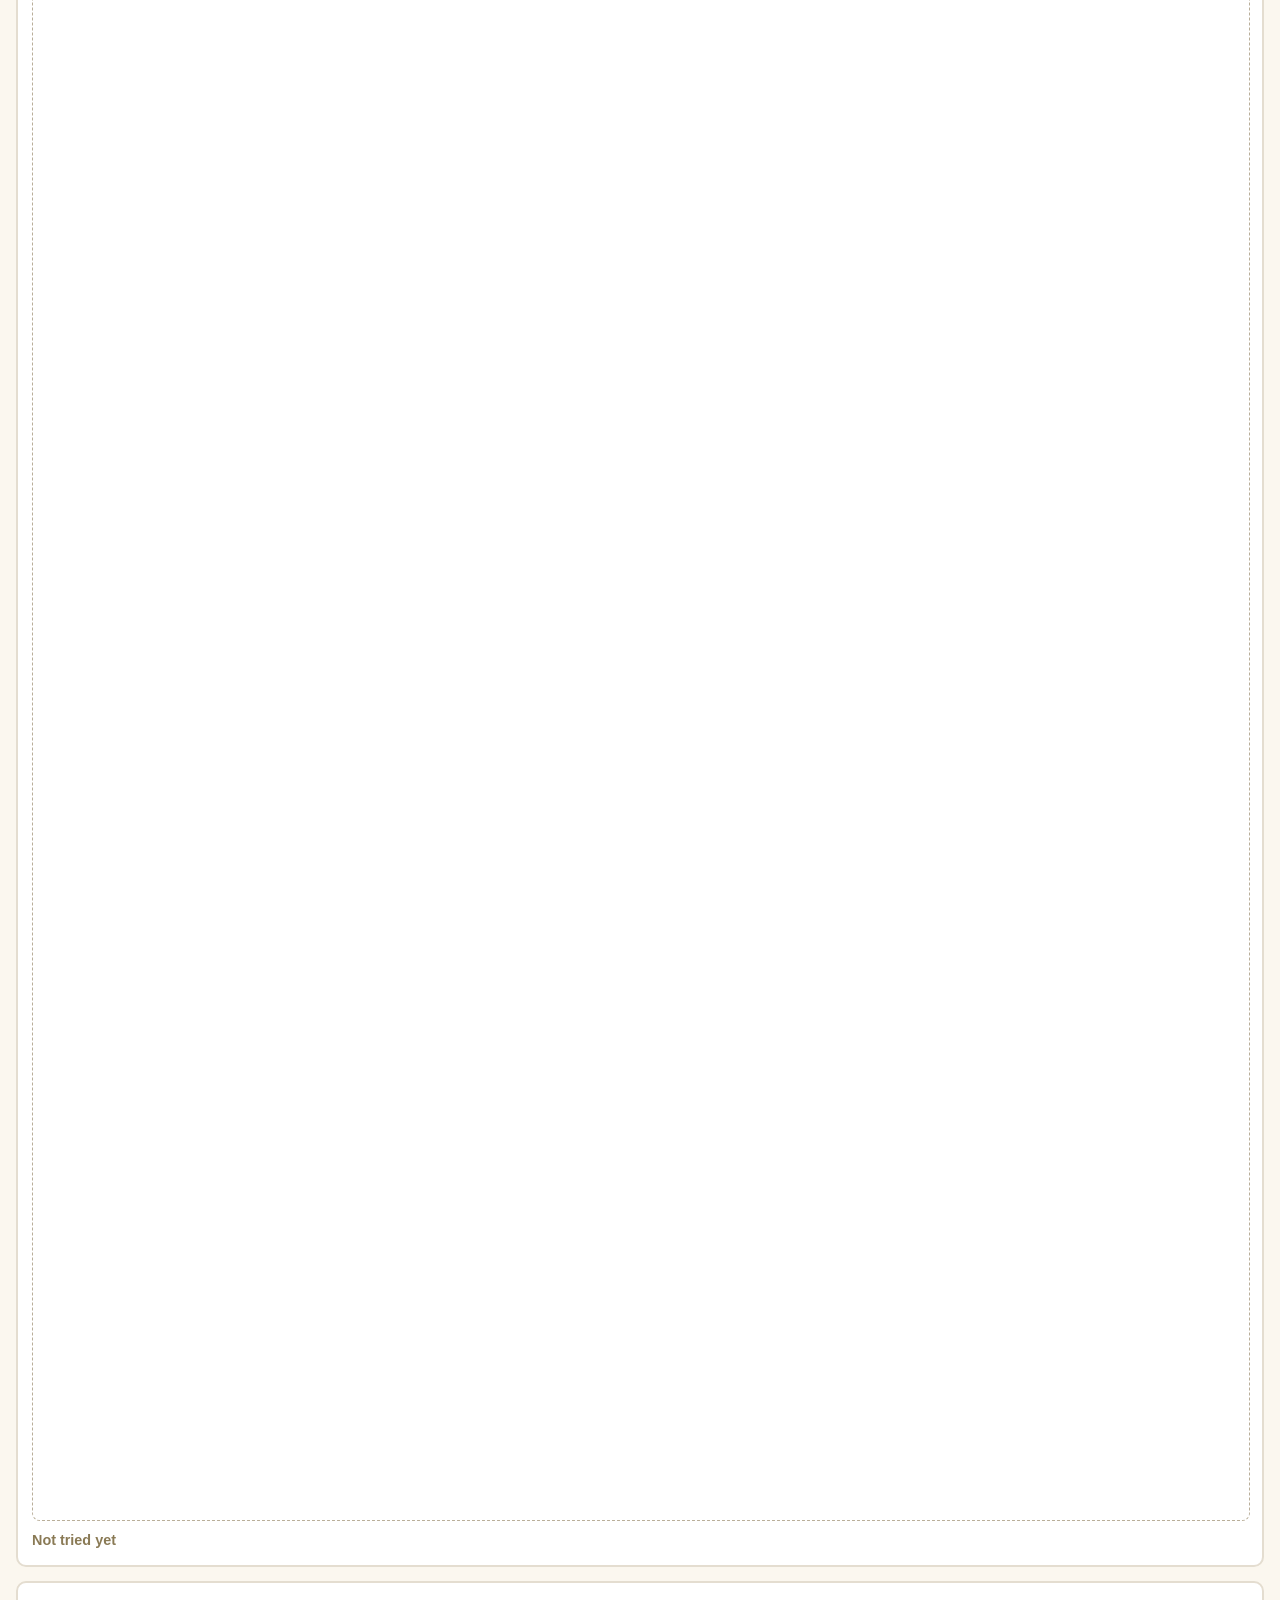
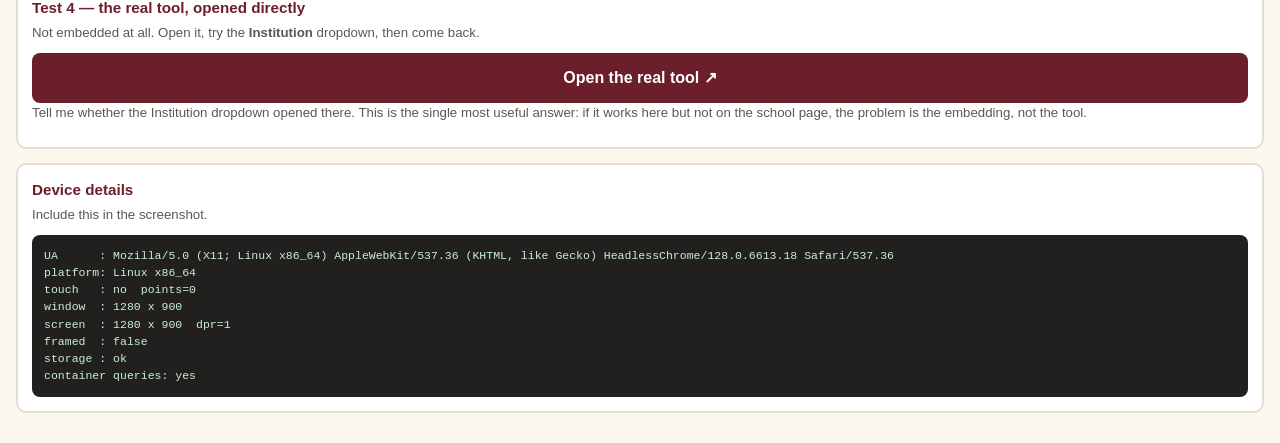
<file: mobile-test.html>
<!DOCTYPE html>
<html lang="en-CA">
<head>
<meta charset="utf-8">
<meta name="viewport" content="width=device-width, initial-scale=1">
<title>Mobile dropdown test</title>
<style>
  body{margin:0;padding:16px;background:#fbf7ef;color:#22201e;line-height:1.5;
       font-family:-apple-system,BlinkMacSystemFont,"Segoe UI",Roboto,Arial,sans-serif}
  h1{font-size:1.15rem;color:#6b1f2a;margin:0 0 4px}
  .lead{font-size:.9rem;color:#5c5751;margin:0 0 18px}
  .t{background:#fff;border:2px solid #e4ddd0;border-radius:10px;padding:14px;margin-bottom:14px}
  .t h2{font-size:.95rem;margin:0 0 3px;color:#6b1f2a}
  .t p{font-size:.83rem;color:#5c5751;margin:0 0 10px}
  select{font:inherit;font-size:16px;padding:11px;width:100%;border:1px solid #cfc7b8;
         border-radius:8px;background:#fff;color:#22201e}
  .res{margin-top:9px;font-weight:700;font-size:.9rem}
  .wait{color:#8a7a55} .ok{color:#2f6b4f} .pass{border-color:#2f6b4f;background:#eaf3ee}
  iframe{width:100%;border:1px dashed #b9ae99;border-radius:8px;background:#fff;display:block}
  .tall{height:600px;overflow:auto;-webkit-overflow-scrolling:touch;border:1px solid #ddd;border-radius:8px}
  .note{font-size:.78rem;color:#8a7a55;margin-top:6px}
  #info{background:#22201e;color:#c9f0d2;font-family:ui-monospace,Menlo,Consolas,monospace;
        font-size:.72rem;padding:12px;border-radius:8px;word-break:break-all;white-space:pre-wrap}
  a.btn{display:block;text-align:center;background:#6b1f2a;color:#fff;text-decoration:none;
        font-weight:700;padding:13px;border-radius:8px;margin-top:8px}
</style>
</head>
<body>

<h1>Mobile dropdown test</h1>
<p class="lead">Tap <strong>every</strong> dropdown below and pick any option. Each box turns green
when it works. Then screenshot this whole page — including the black box at the bottom — and send it back.</p>

<div class="t" id="t1">
  <h2>Test 1 — plain dropdown, no frame</h2>
  <p>Baseline. If this fails, dropdowns are broken on your device generally.</p>
  <select onchange="pass('t1','r1')">
    <option>Tap me and pick something…</option>
    <option>Option A</option><option>Option B</option><option>Option C</option>
  </select>
  <div class="res wait" id="r1">Not tried yet</div>
</div>

<div class="t" id="t2">
  <h2>Test 2 — dropdown inside a SHORT frame</h2>
  <p>A normal-height embedded frame, 300px.</p>
  <iframe height="150" id="f2" srcdoc='
    <body style="margin:0;padding:12px;font:16px -apple-system,Arial">
    <select style="font-size:16px;padding:11px;width:100%"
      onchange="parent.pass(&quot;t2&quot;,&quot;r2&quot;)">
      <option>Tap me and pick something…</option>
      <option>Option A</option><option>Option B</option>
    </select></body>'></iframe>
  <div class="res wait" id="r2">Not tried yet</div>
</div>

<div class="t" id="t3">
  <h2>Test 3 — dropdown inside a VERY TALL frame</h2>
  <p>4100px tall, exactly like the guidance page uses. <strong>This is my main suspect.</strong>
     The dropdown is at the top of the frame; scroll past the empty space afterwards.</p>
  <iframe height="4100" id="f3" srcdoc='
    <body style="margin:0;padding:12px;font:16px -apple-system,Arial">
    <select style="font-size:16px;padding:11px;width:100%"
      onchange="parent.pass(&quot;t3&quot;,&quot;r3&quot;)">
      <option>Tap me and pick something…</option>
      <option>Option A</option><option>Option B</option>
    </select>
    <p style="color:#999">(a lot of empty space below, same as the real page)</p>
    </body>'></iframe>
  <div class="res wait" id="r3">Not tried yet</div>
</div>

<div class="t">
  <h2>Test 4 — the real tool, opened directly</h2>
  <p>Not embedded at all. Open it, try the <strong>Institution</strong> dropdown, then come back.</p>
  <a class="btn" href="https://gvss-guidance.github.io/guidance-tools/finance-planner.html"
     target="_blank" rel="noopener">Open the real tool &#8599;</a>
  <p class="note">Tell me whether the Institution dropdown opened there. This is the single most
     useful answer: if it works here but not on the school page, the problem is the embedding,
     not the tool.</p>
</div>

<div class="t">
  <h2>Device details</h2>
  <p>Include this in the screenshot.</p>
  <div id="info">loading…</div>
</div>

<script>
function pass(box, res){
  document.getElementById(box).className = "t pass";
  var r = document.getElementById(res);
  r.className = "res ok";
  r.textContent = "✓ WORKED";
}
(function(){
  var n = navigator, s = screen, d = [];
  d.push("UA      : " + n.userAgent);
  d.push("platform: " + (n.platform || "?"));
  d.push("touch   : " + (("ontouchstart" in window) ? "yes" : "no")
         + "  points=" + (n.maxTouchPoints || 0));
  d.push("window  : " + window.innerWidth + " x " + window.innerHeight);
  d.push("screen  : " + s.width + " x " + s.height + "  dpr=" + (window.devicePixelRatio || 1));
  d.push("framed  : " + (window.self !== window.top));
  var ls; try { localStorage.setItem("_t","1"); localStorage.removeItem("_t"); ls="ok"; }
  catch(e){ ls = "BLOCKED (" + e.name + ")"; }
  d.push("storage : " + ls);
  d.push("container queries: " + (window.CSS && CSS.supports && CSS.supports("container-type:inline-size") ? "yes" : "NO"));
  document.getElementById("info").textContent = d.join("\n");
})();
</script>
</body>
</html>
</file>
<file: common.css>
/* ==========================================================================
   Georges Vanier SS — Guidance Tools: shared design system
   --------------------------------------------------------------------------
   Used by index.html (dashboard) and funding.html. finance-planner.html still
   carries its own inline copy of these rules — it was written before this file
   existed and is verified working, so it was left alone. If a third tool
   arrives, migrate finance-planner to this file rather than making a third
   copy.
   ========================================================================== */
:root{
  --maroon:#6b1f2a; --maroon-dark:#4e161e; --maroon-light:#8a2c3a;
  --gold:#c8a24a; --gold-light:#e3c87f;
  --cream:#fbf7ef; --paper:#ffffff;
  --ink:#22201e; --ink-soft:#5c5751; --line:#e4ddd0;
  --ok:#2f6b4f; --ok-bg:#eaf3ee;
  --warn-bg:#fdf6e8; --warn-ink:#6b5626;
  --radius:10px;
}
*{box-sizing:border-box}
body{
  margin:0; background:var(--cream); color:var(--ink);
  font-family:-apple-system,BlinkMacSystemFont,"Segoe UI",Roboto,Helvetica,Arial,sans-serif;
  line-height:1.55; -webkit-font-smoothing:antialiased;
}
.wrap{max-width:1080px; margin:0 auto; padding:0 20px}

/* ---------- masthead ---------- */
.masthead{background:var(--maroon); color:#fff; padding:26px 0 24px; border-bottom:4px solid var(--gold)}
.masthead .school{font-size:.78rem; letter-spacing:.16em; text-transform:uppercase;
                  color:var(--gold-light); font-weight:600; margin:0 0 6px}
.masthead h1{margin:0; font-size:1.85rem; font-weight:700; color:#fff; letter-spacing:-.01em}
.masthead p{margin:8px 0 0; max-width:64ch; color:#f0e6e8; font-size:.98rem}
body.embed .masthead{padding:20px 0 18px}
body.embed .masthead .school{display:none}
body.embed .masthead h1{font-size:1.5rem}
body.embed .masthead p{font-size:.92rem}
body.embed .wrap{padding:0 14px}

/* ---------- masthead layout + cross-tool navigation ---------- */
.mhead{display:flex; gap:22px; align-items:flex-start; justify-content:space-between; flex-wrap:wrap}
.mhead .mtext{flex:1 1 380px; min-width:0}
.toolnav{flex:0 0 auto; display:flex; gap:8px; flex-wrap:wrap; align-items:center;
         justify-content:flex-end; font-size:.85rem; padding-top:4px}
.toolnav a{
  color:#f0e6e8; text-decoration:none; font-weight:600; white-space:nowrap;
  border:1px solid rgba(255,255,255,.4); border-radius:99px; padding:5px 12px;
}
.toolnav a:hover, .toolnav a:focus{background:rgba(255,255,255,.14); color:#fff; border-color:#fff}
.toolnav a.home{border-color:var(--gold-light); color:var(--gold-light)}
.toolnav a.home:hover{background:var(--gold); border-color:var(--gold); color:#3d2a08}
@media (max-width:820px){
  .toolnav{justify-content:flex-start; width:100%}
}

/* ---------- panels ---------- */
.panel{background:var(--paper); border:1px solid var(--line); border-radius:var(--radius);
       padding:22px 24px; margin:22px 0}
.panel h2{margin:0 0 4px; font-size:1.12rem; font-weight:700; color:var(--maroon)}
.panel .hint{margin:0 0 18px; font-size:.9rem; color:var(--ink-soft)}
.step{display:inline-block; font-size:.7rem; font-weight:700; letter-spacing:.1em;
      text-transform:uppercase; background:var(--cream); color:var(--maroon-light);
      border:1px solid var(--line); border-radius:99px; padding:3px 10px; margin-bottom:10px}

/* ---------- form fields ---------- */
.field{display:flex; flex-direction:column; gap:6px}
.field label{font-size:.8rem; font-weight:700; letter-spacing:.05em; text-transform:uppercase;
             color:var(--maroon-light)}
.field select, .field input[type=text], .field input[type=number]{
  font:inherit; font-size:.95rem; padding:10px 12px; border:1px solid var(--line);
  border-radius:8px; background:var(--paper); color:var(--ink); width:100%;
}
.field select{cursor:pointer}
.field select:focus-visible, .field input:focus-visible{
  outline:3px solid var(--gold-light); outline-offset:1px; border-color:var(--maroon)}
.field .sub{font-size:.78rem; color:var(--ink-soft); min-height:1.1em}

/* ---------- buttons & links ---------- */
.btn{
  display:inline-block; text-align:center; text-decoration:none; cursor:pointer;
  font:inherit; font-weight:700; font-size:.95rem; padding:12px 18px; border-radius:8px;
  background:var(--maroon); color:#fff; border:2px solid var(--maroon);
}
.btn:hover, .btn:focus{background:var(--maroon-light); border-color:var(--maroon-light); color:#fff}
.btn.outline{background:transparent; color:var(--maroon)}
.btn.outline:hover{background:var(--maroon); color:#fff}
.ext{font-size:.85em; opacity:.75}

/* ---------- callouts ---------- */
.callout{background:var(--ok-bg); border-left:4px solid var(--ok); border-radius:0 8px 8px 0;
         padding:12px 16px; margin-top:18px; font-size:.9rem}
.callout strong{color:var(--ok)}
.warnbox{background:var(--warn-bg); border:1px solid var(--gold-light); border-radius:var(--radius);
         padding:14px 18px; font-size:.86rem; color:var(--warn-ink); margin:22px 0}
.warnbox strong{color:#7a5f1f}

/* ---------- expandable ---------- */
details.exp{border:1px solid var(--line); border-radius:8px; margin-bottom:10px; background:var(--paper)}
details.exp summary{
  cursor:pointer; padding:12px 15px; font-weight:700; color:var(--maroon); font-size:.95rem;
  list-style:none; display:flex; justify-content:space-between; gap:10px; align-items:center;
}
details.exp summary::-webkit-details-marker{display:none}
details.exp summary::after{content:"+"; color:var(--gold); font-weight:700; font-size:1.2rem}
details.exp[open] summary::after{content:"\2212"}
details.exp .body{padding:0 15px 14px; font-size:.9rem; color:var(--ink)}
details.exp .body p{margin:0 0 9px}
details.exp .body ul{margin:0 0 9px; padding-left:20px}
details.exp .body li{margin-bottom:5px}
details.exp .body a{color:var(--maroon-light)}

footer{padding:26px 0 44px; font-size:.83rem; color:var(--ink-soft)}
footer a{color:var(--maroon-light)}

@media (max-width:820px){
  .masthead h1{font-size:1.5rem}
}
</file>
